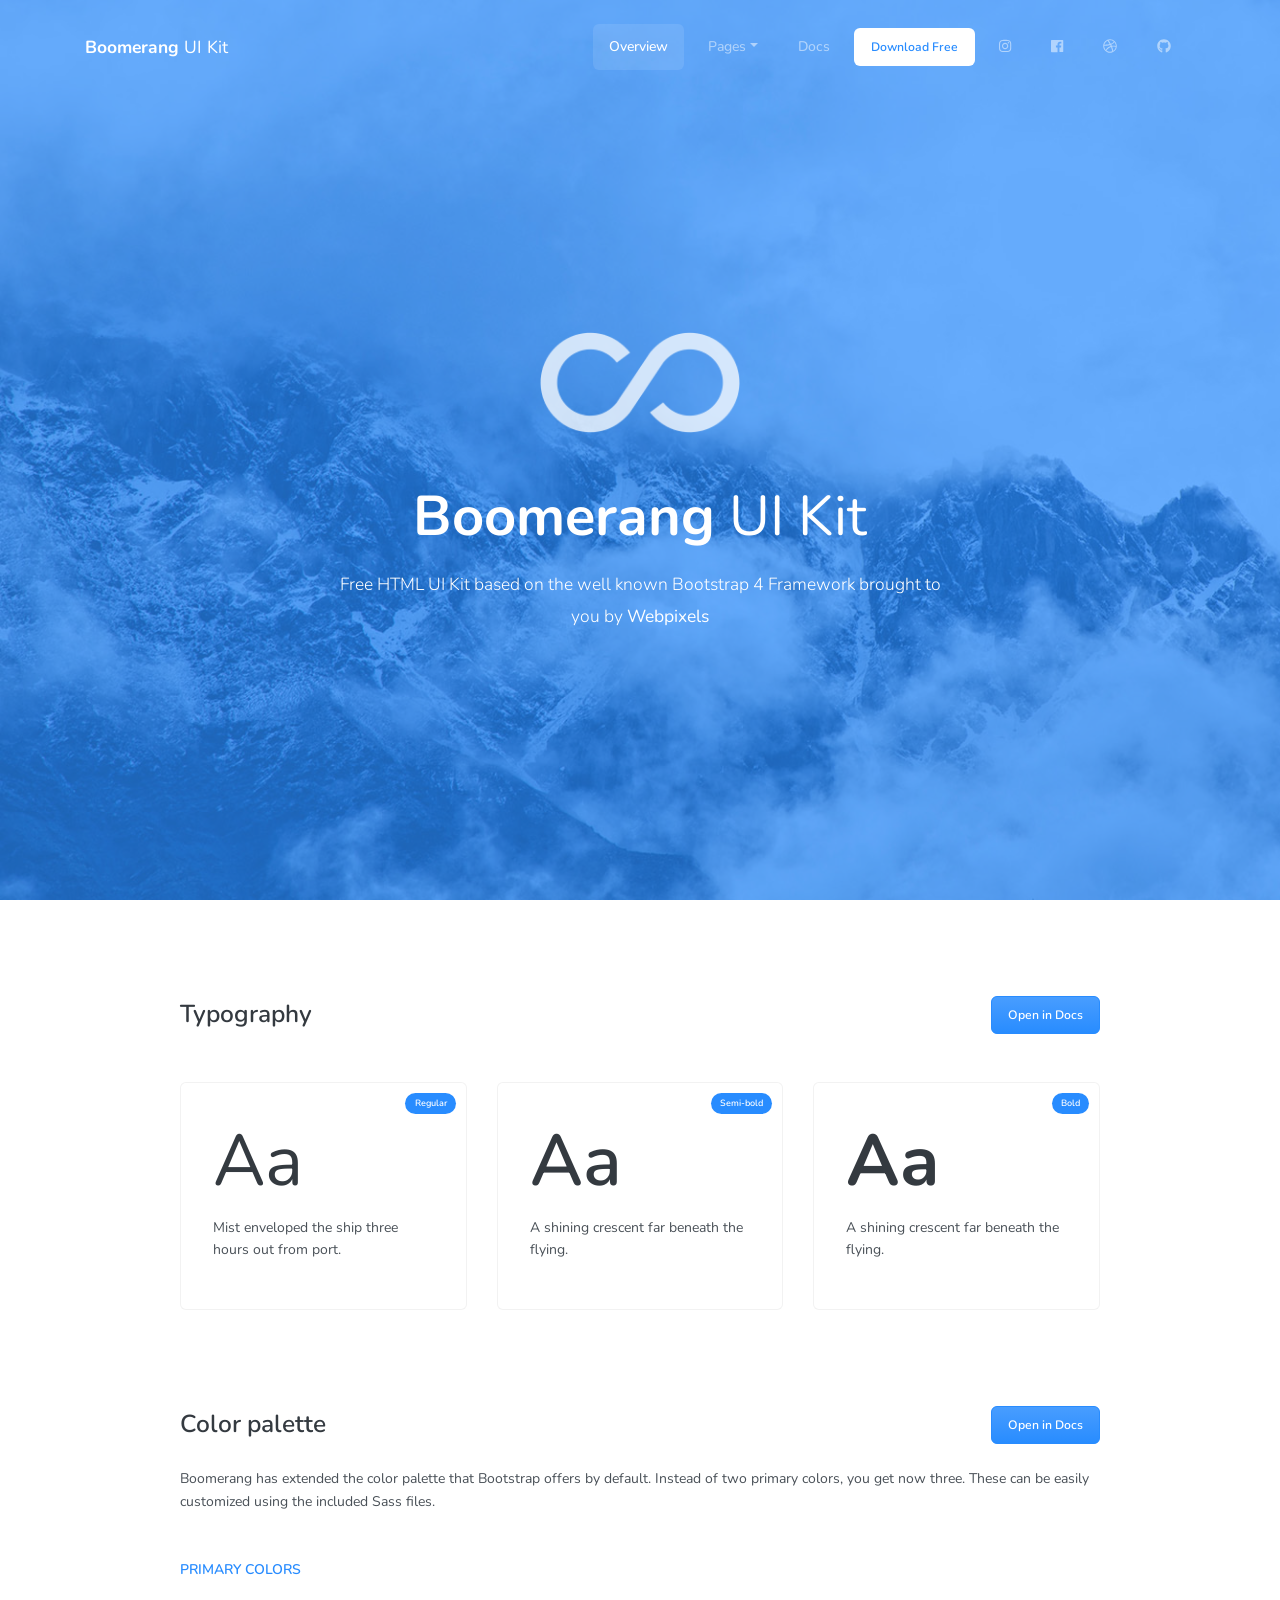
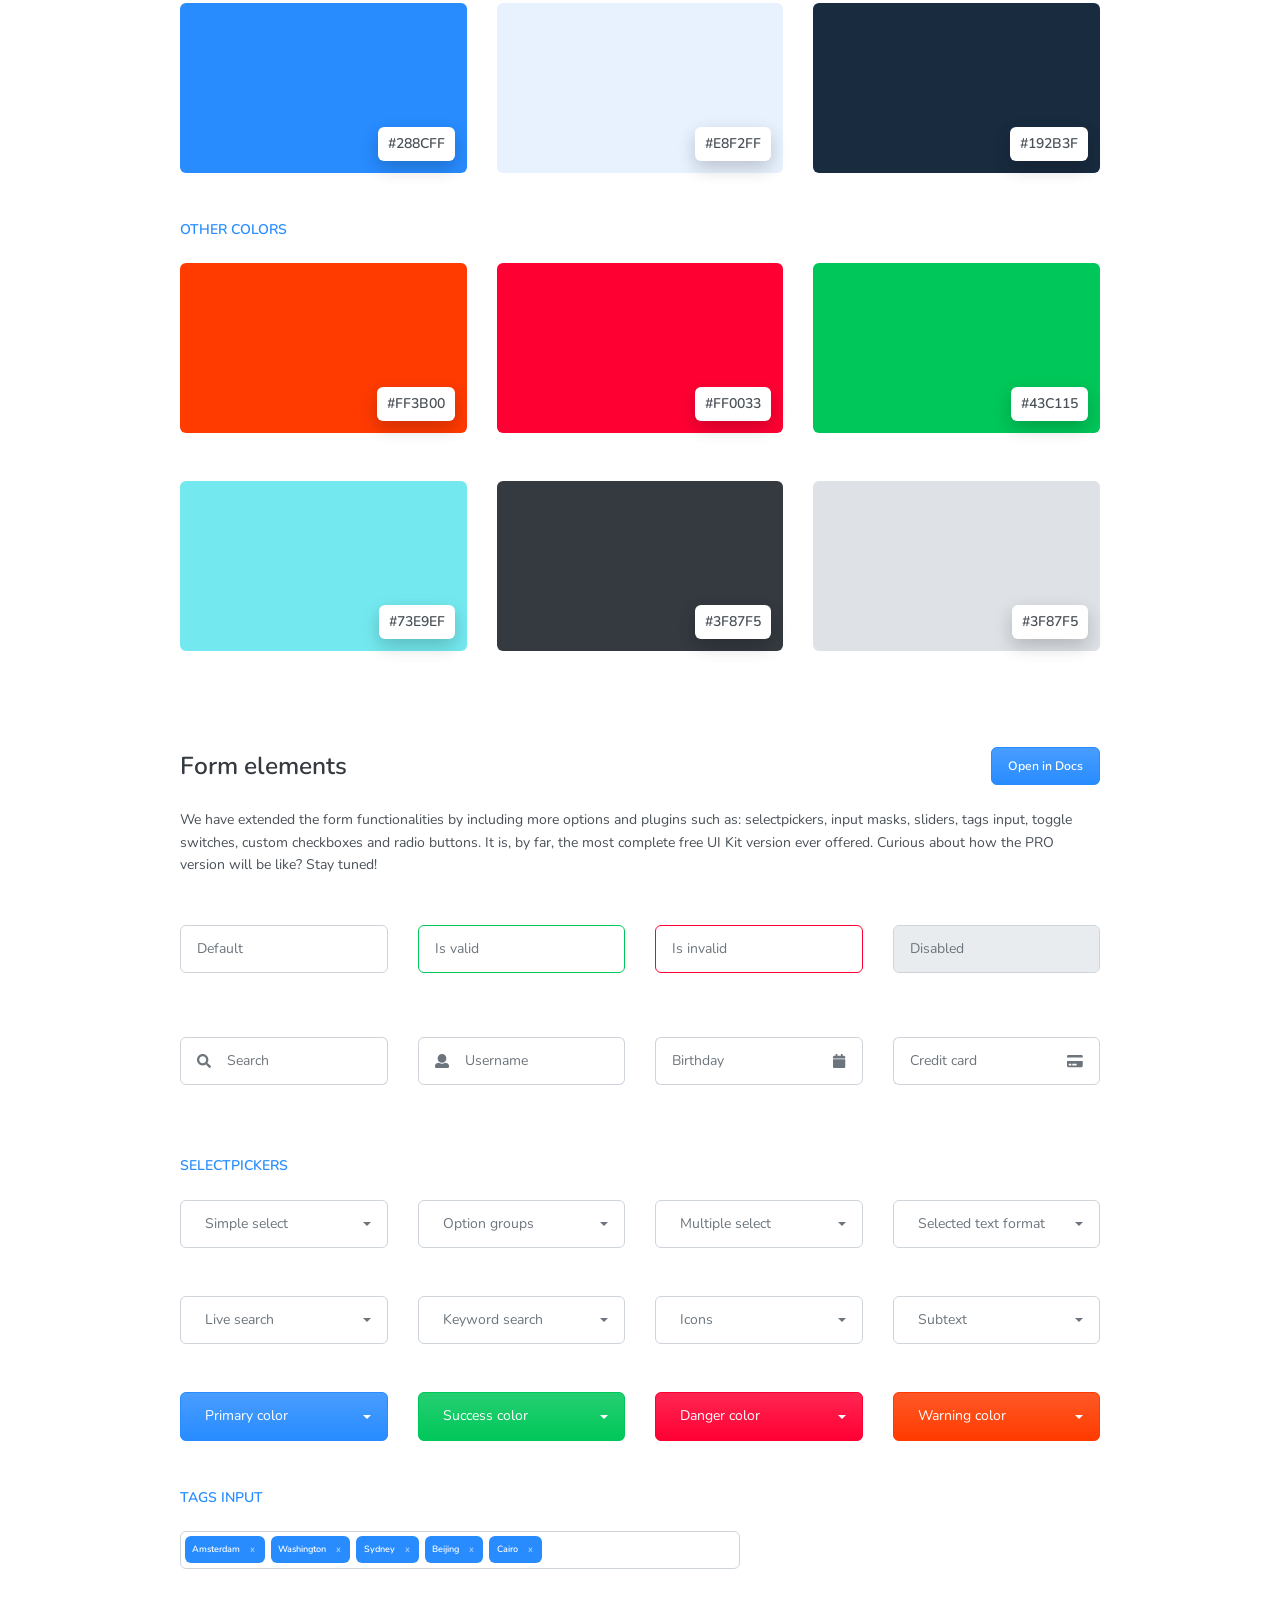
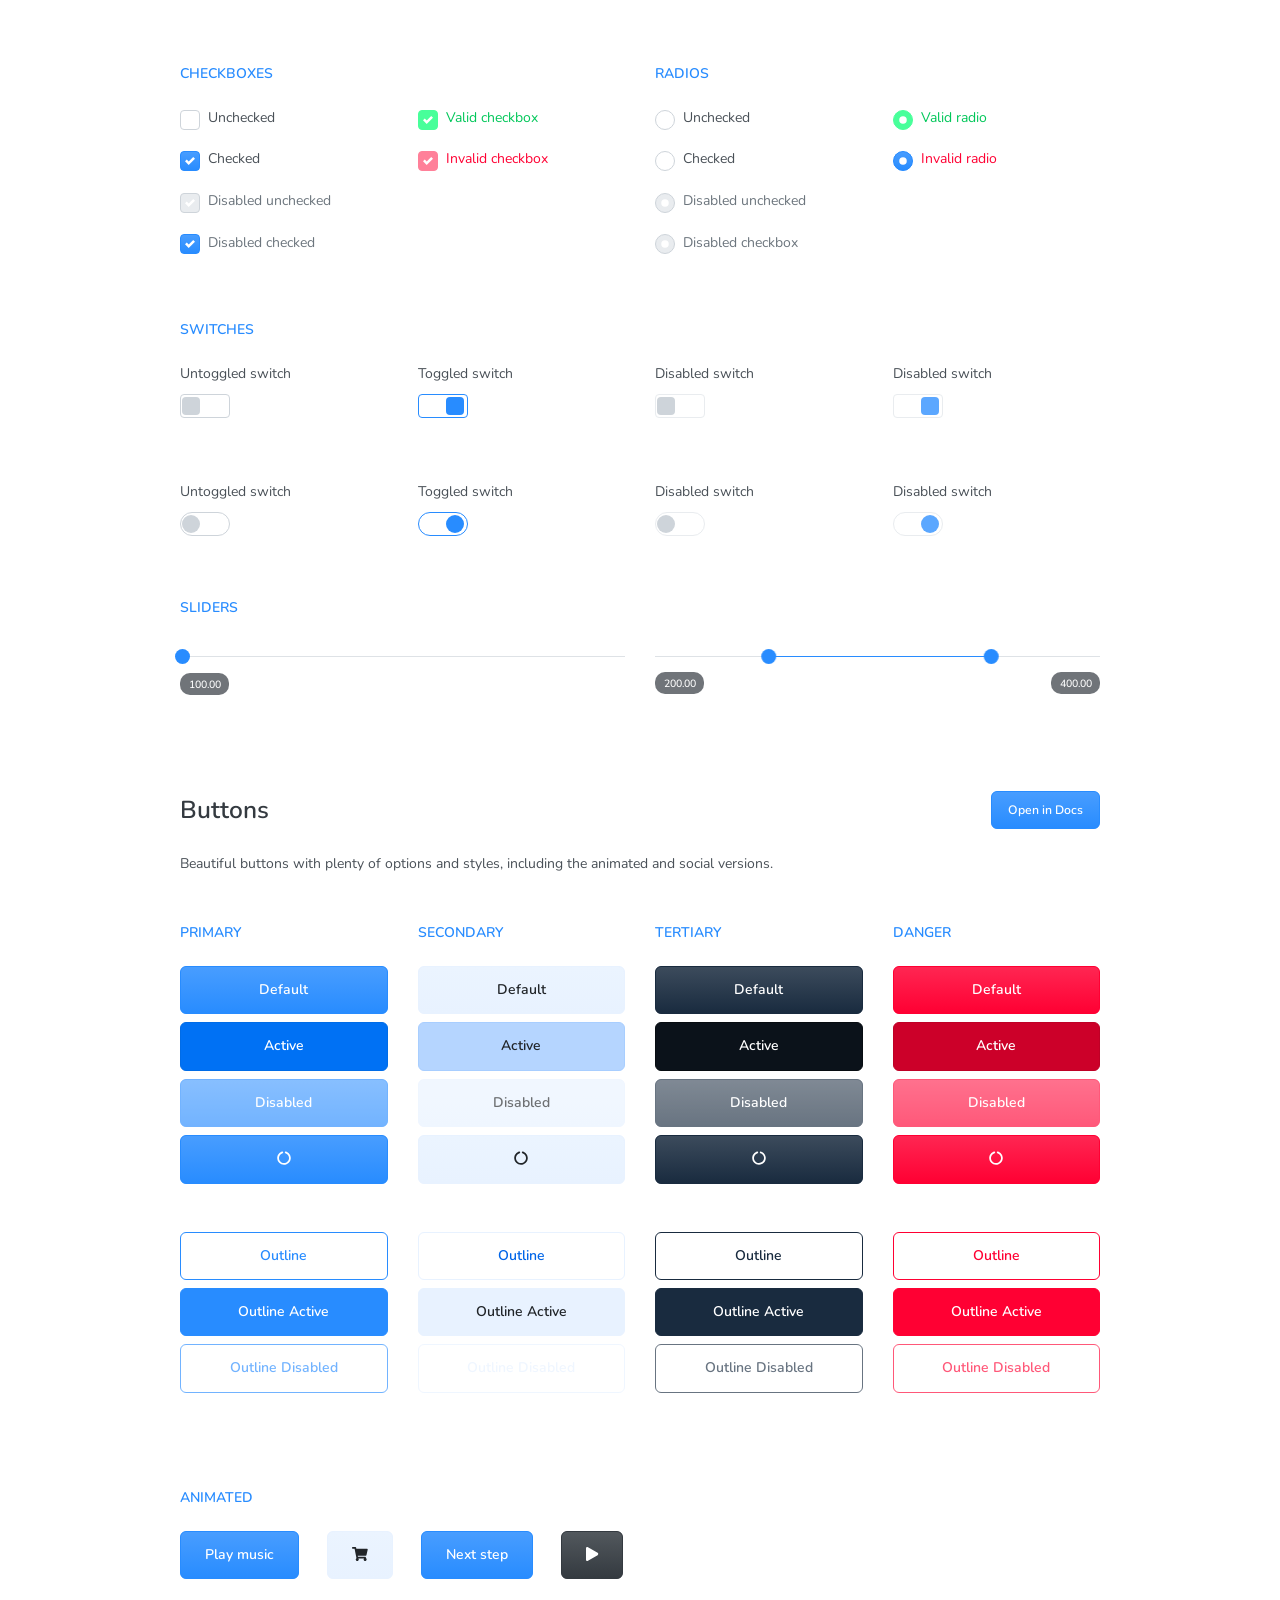
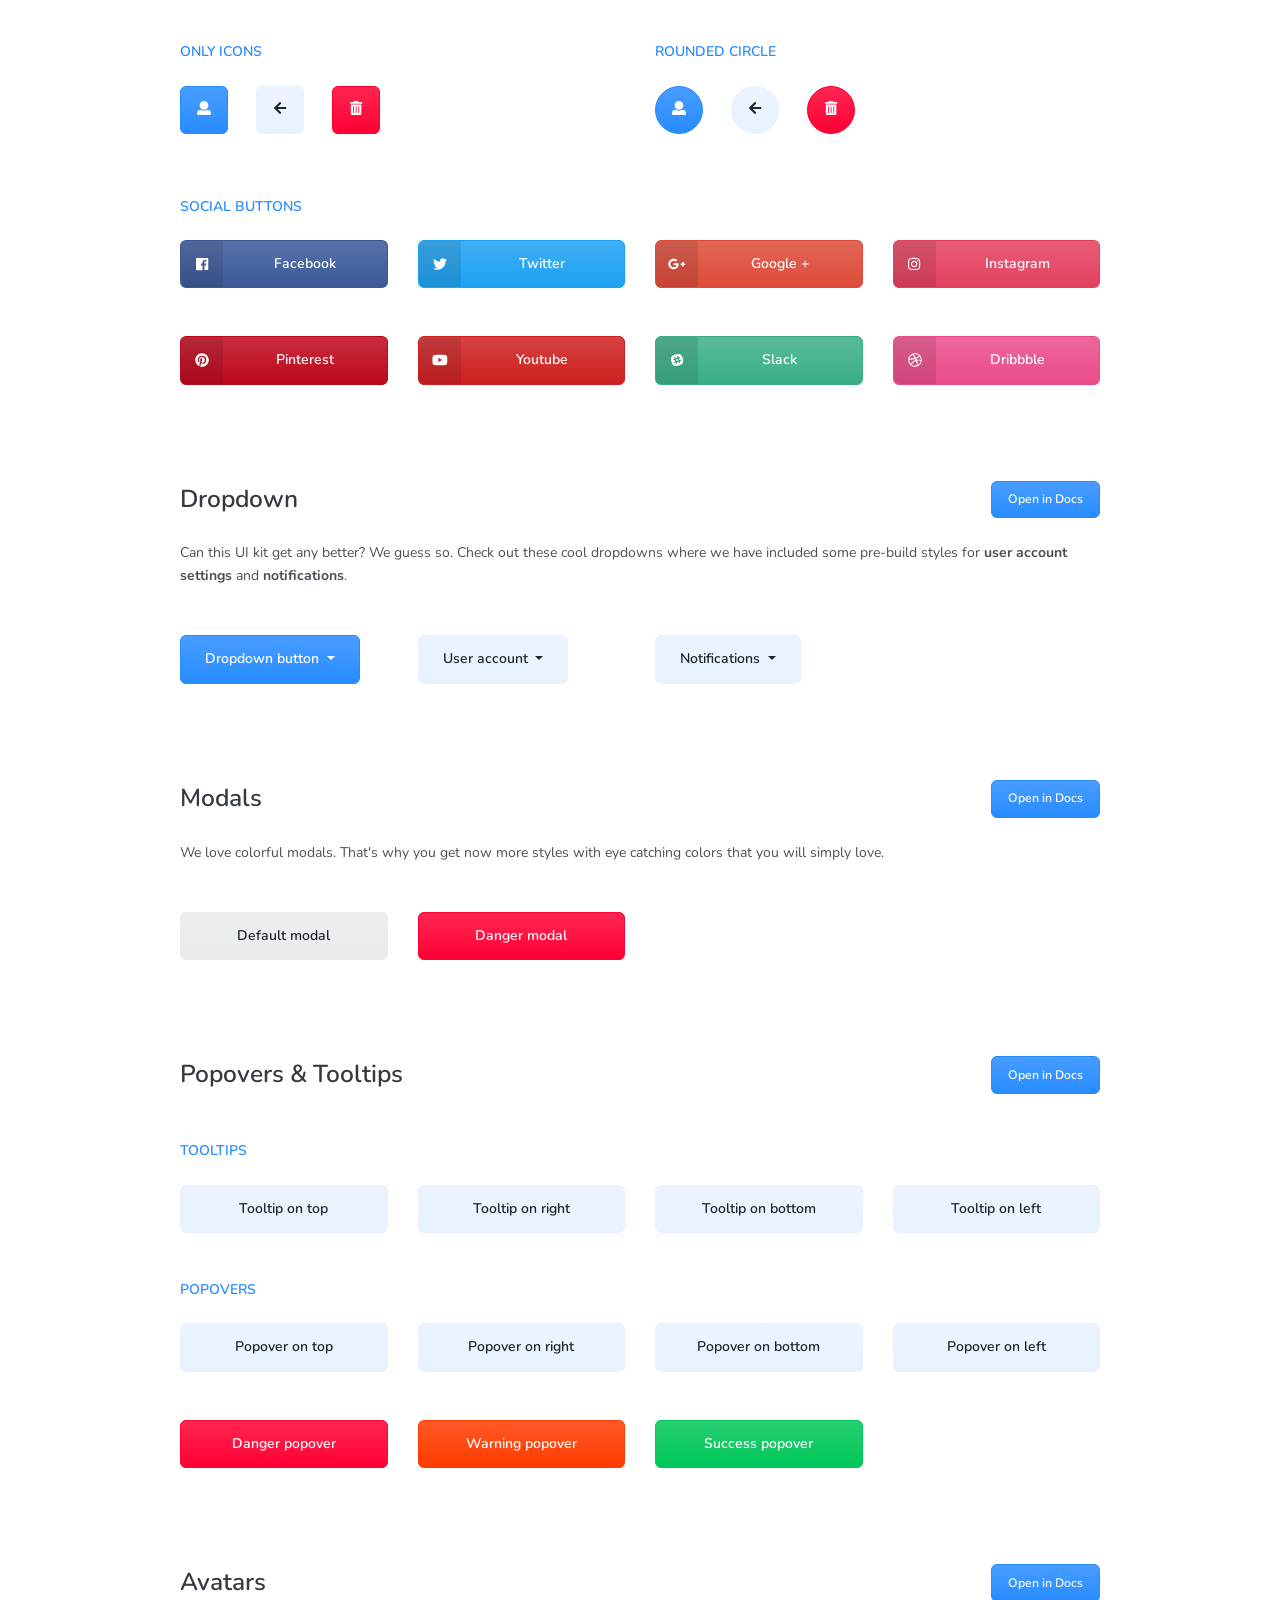
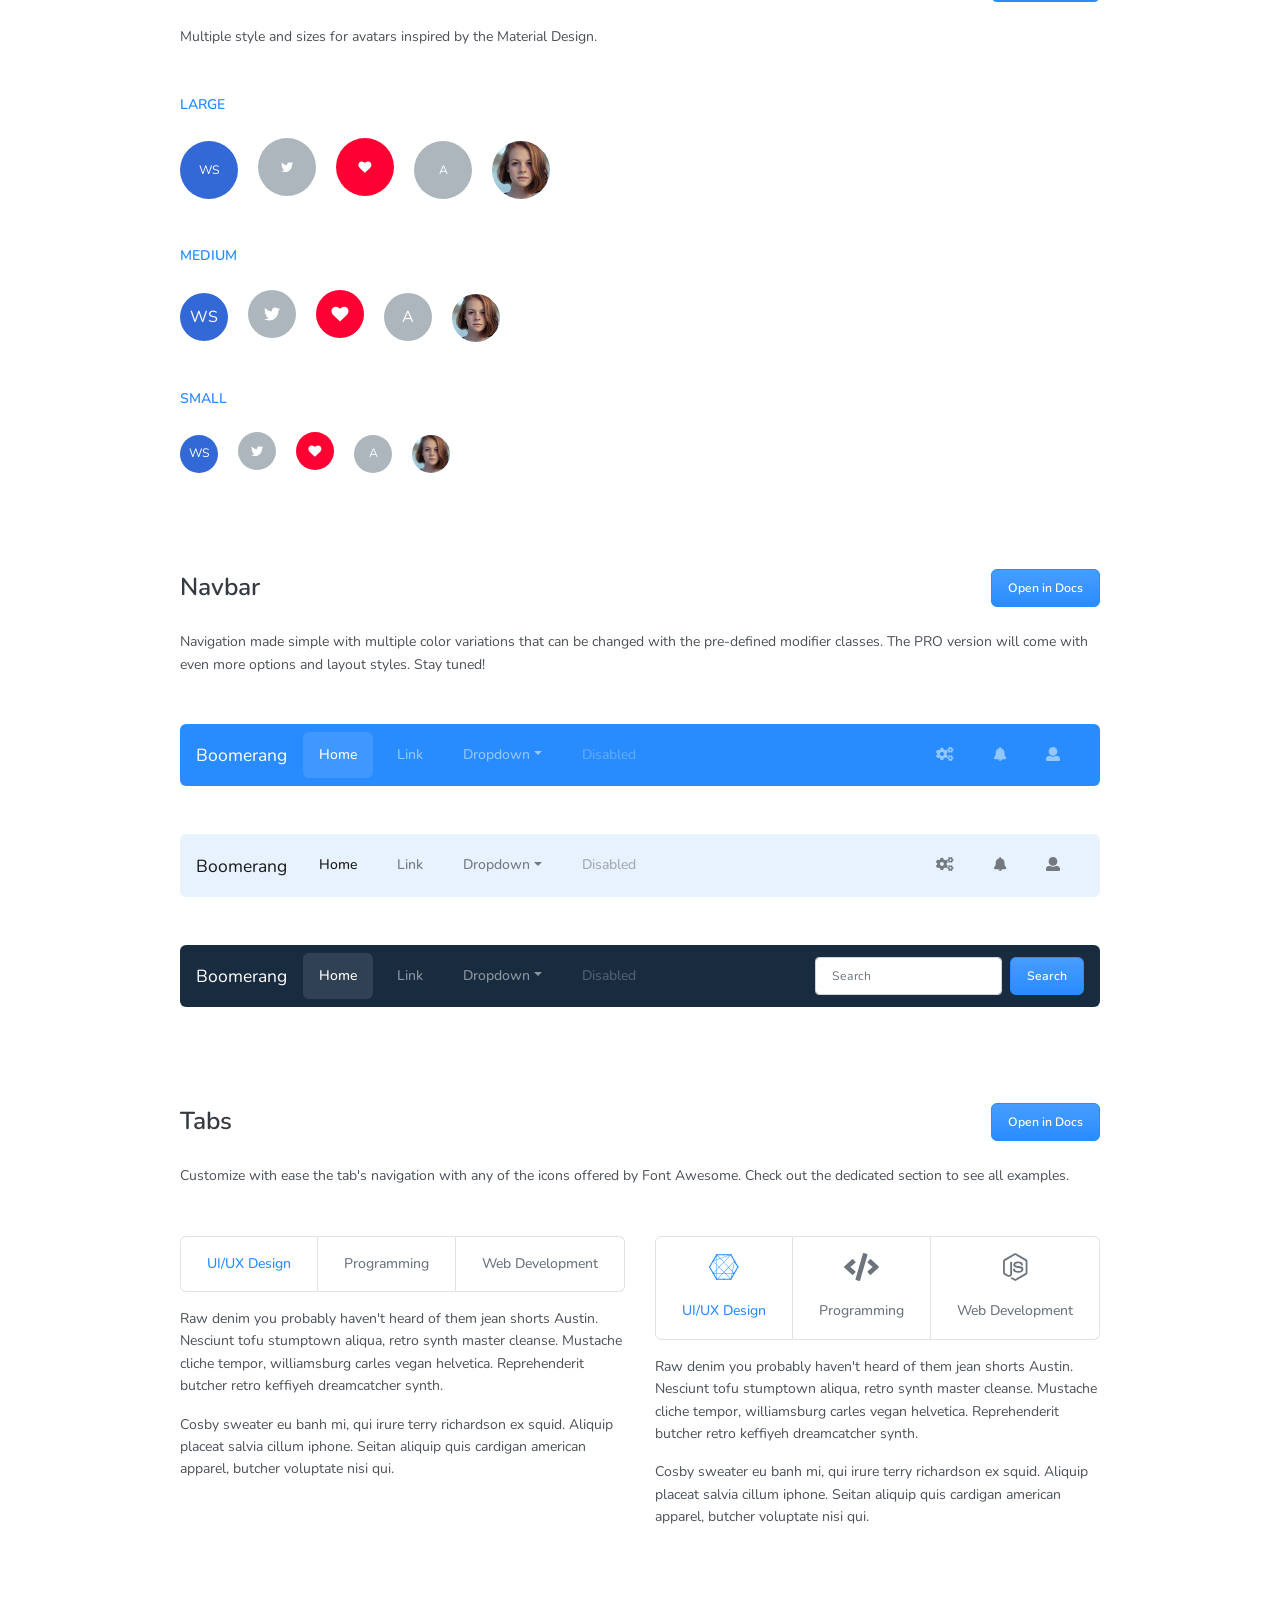
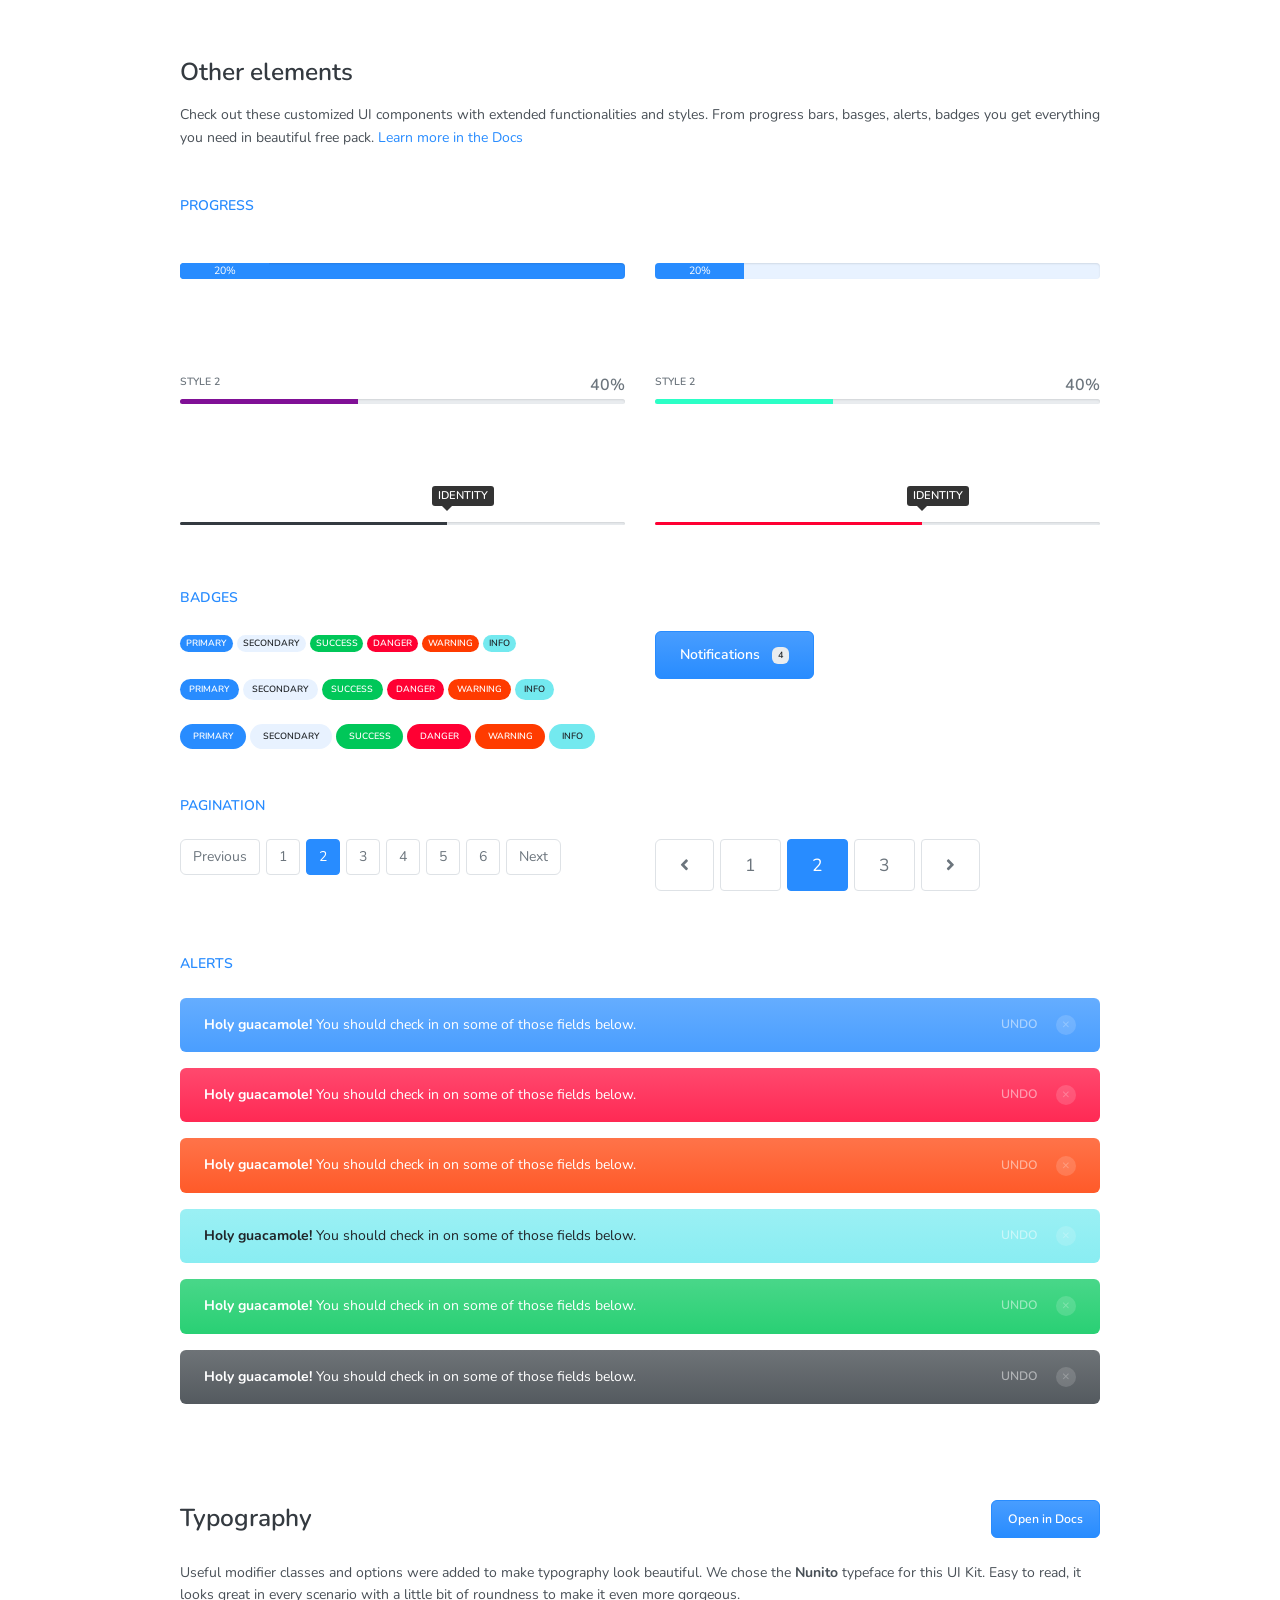
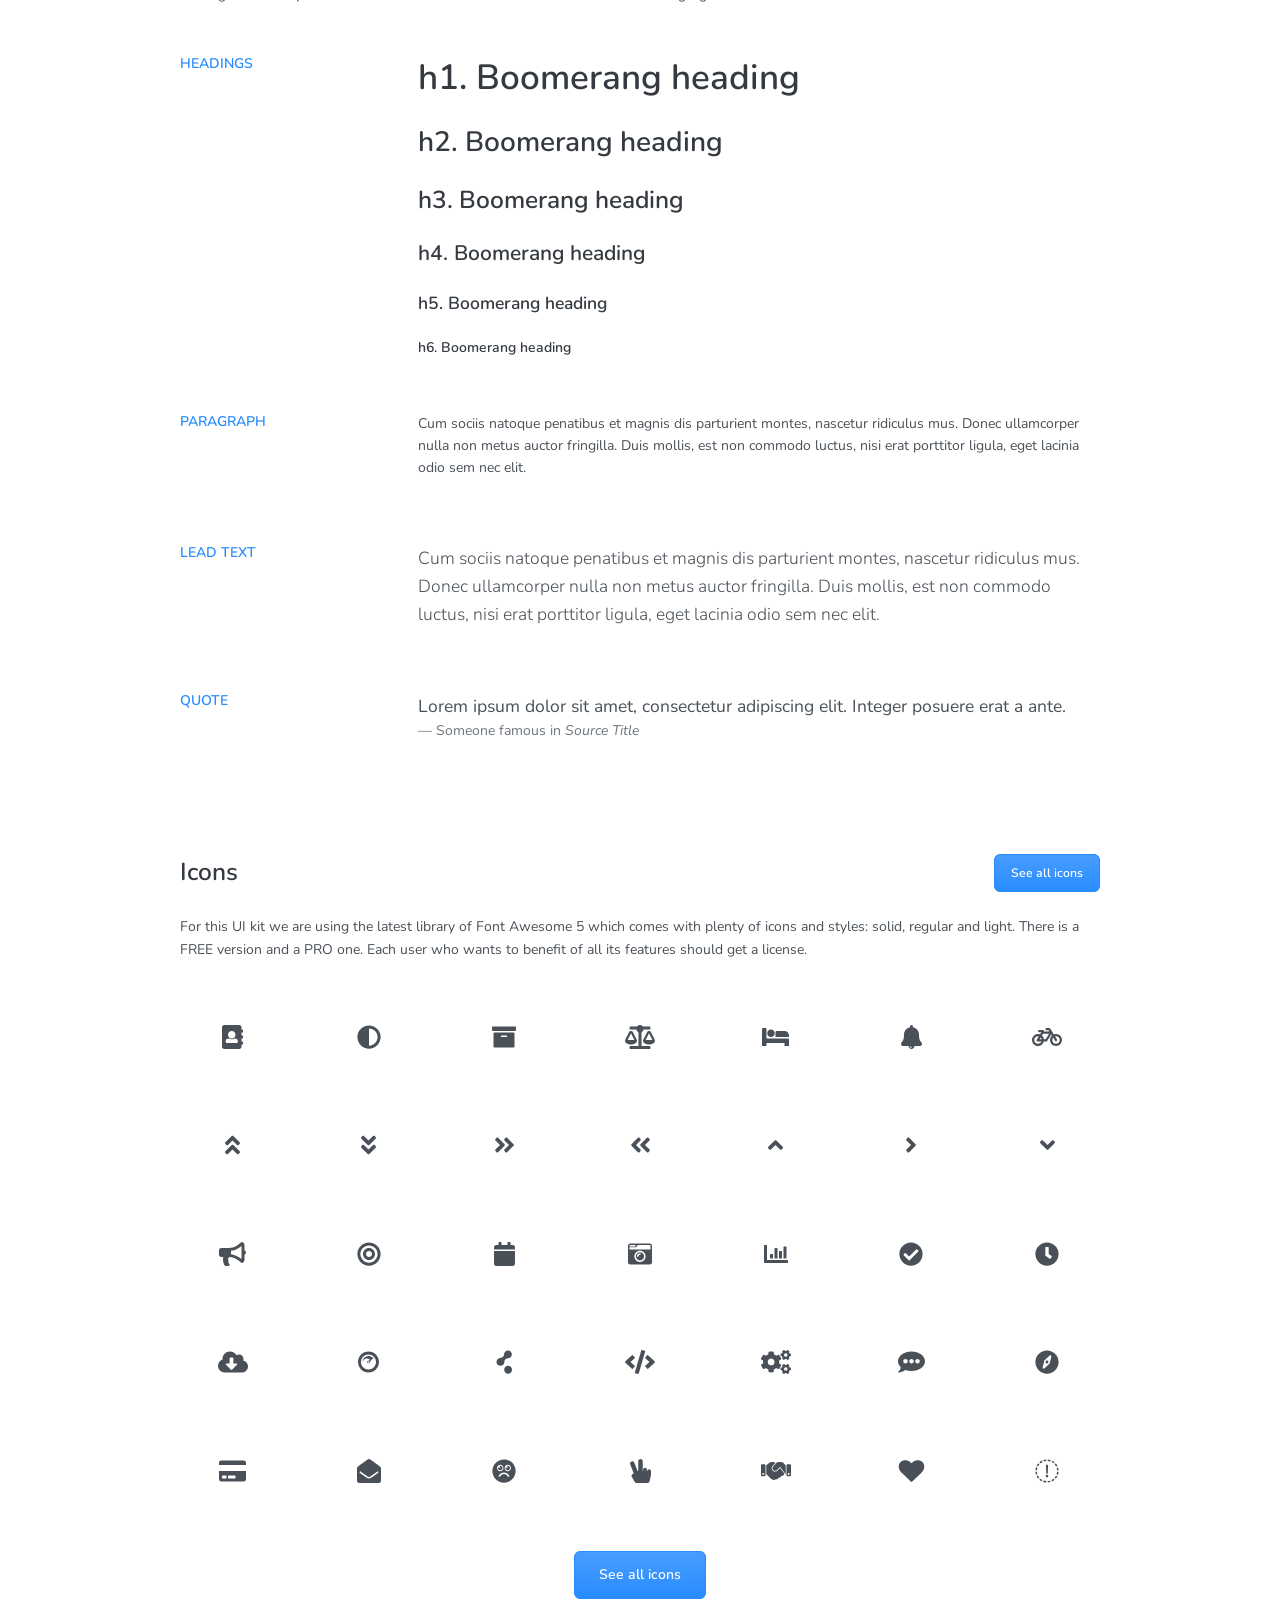
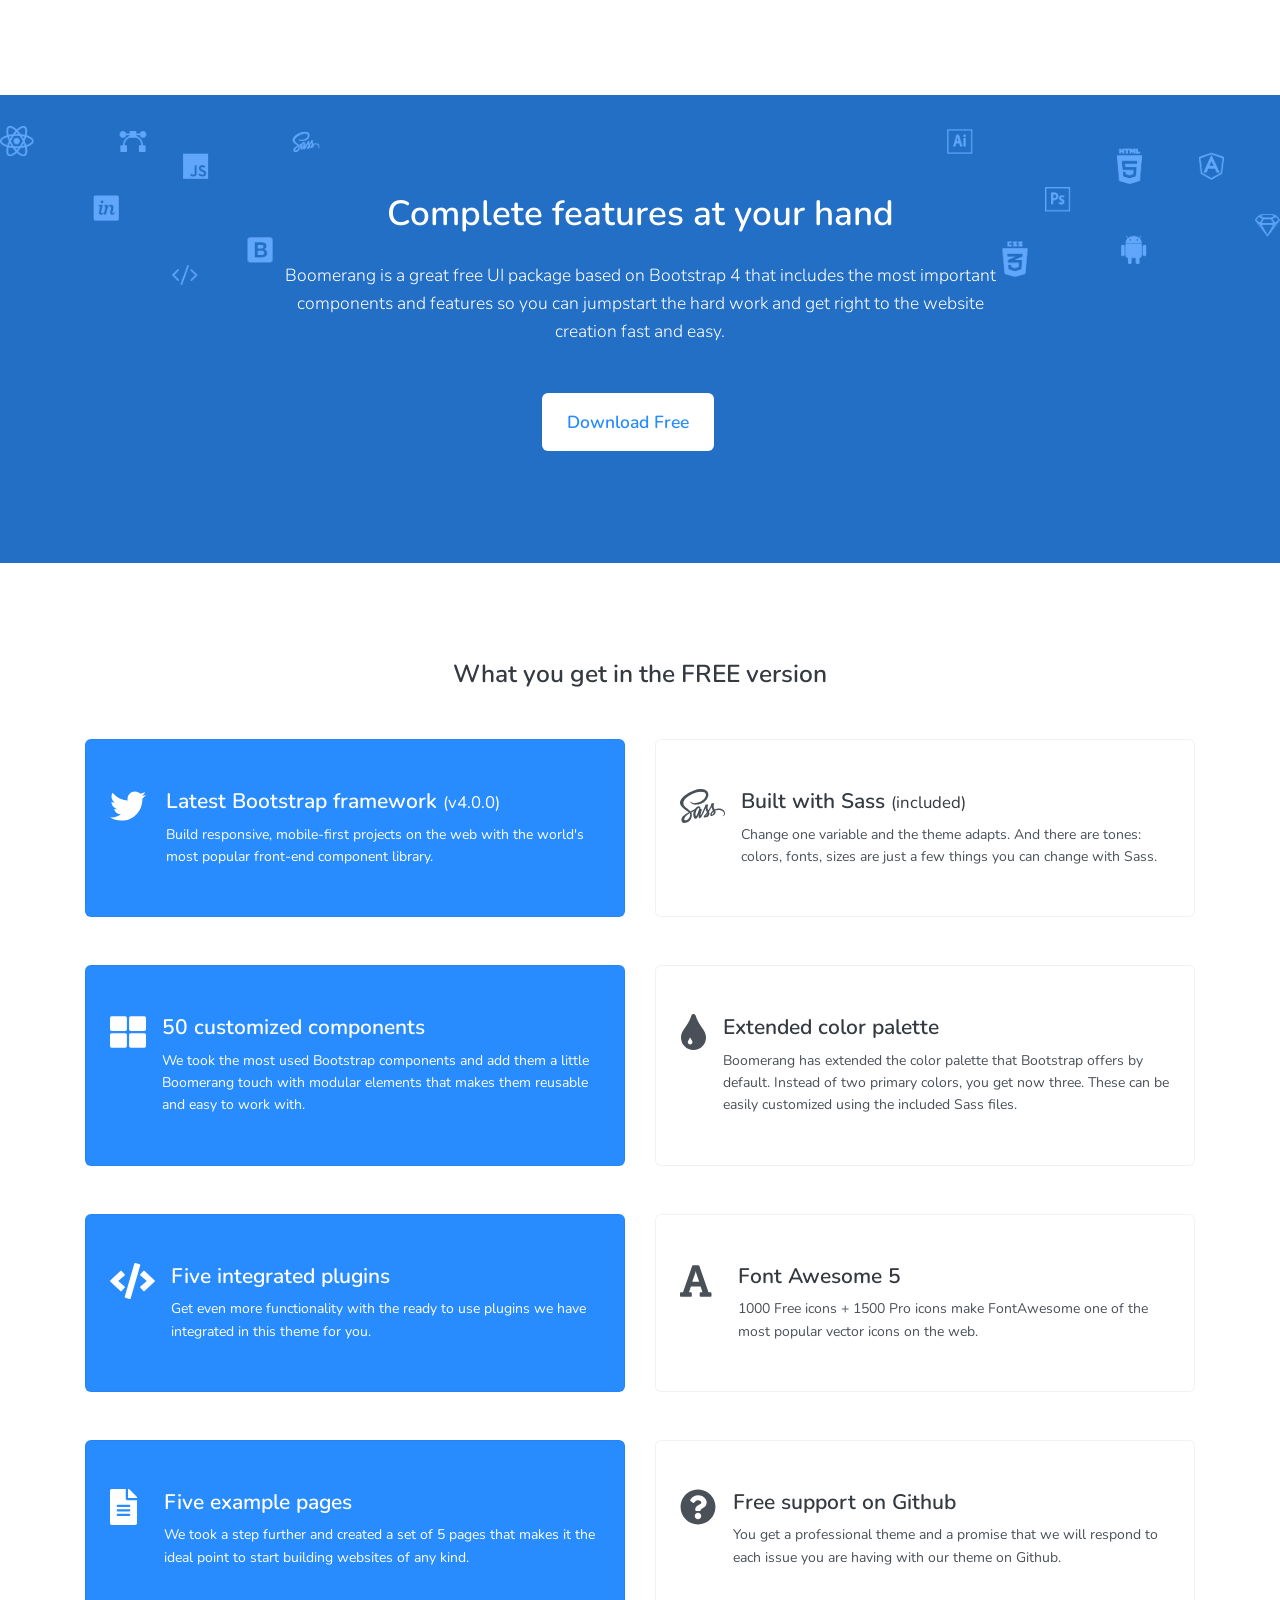
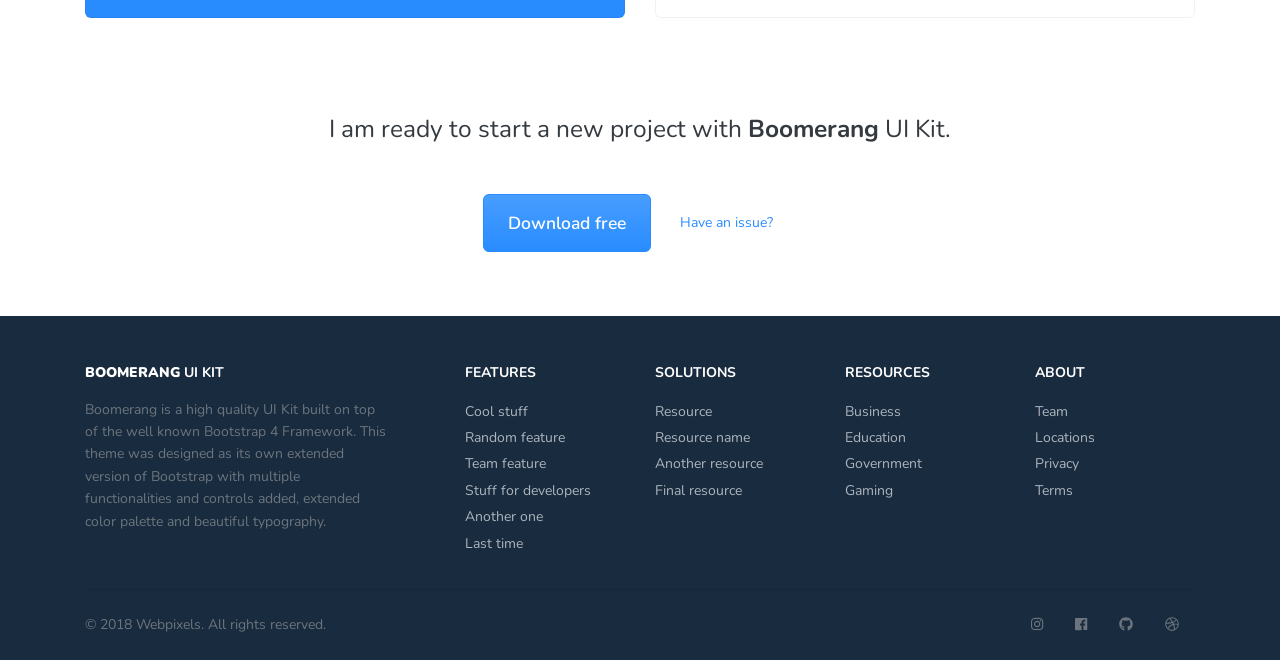
<file: index.html>
<!DOCTYPE html>
<html>
  <head>
    <meta charset="utf-8">
    <meta name="viewport" content="width=device-width, initial-scale=1, shrink-to-fit=no">
    <meta name="description" content="Probably the most complete UI kit out there. Multiple functionalities and controls added,  extended color palette and beautiful typography, designed as its own extended version of Bootstrap at  the highest level of quality.                             ">
    <meta name="author" content="Webpixels">
    <title>Boomerang UI Kit - Free Bootstrap Framework by Webpixels</title>
    <!-- Fonts -->
    <link href="https://fonts.googleapis.com/css?family=Nunito:400,600,700,800|Roboto:400,500,700" rel="stylesheet">
    <!-- Theme CSS -->
    <link type="text/css" href="./assets/css/theme.css" rel="stylesheet">
    <!-- Demo CSS - No need to use these in your project -->
    <link type="text/css" href="./assets/css/demo.css" rel="stylesheet">
  </head>
  <body>
    <nav class="navbar navbar-expand-lg navbar-transparent navbar-dark bg-dark py-4">
      <div class="container">
        <a class="navbar-brand" href="./"><strong>Boomerang</strong> UI Kit</a>
        <button class="navbar-toggler" type="button" data-action="offcanvas-open" data-target="#navbar_main" aria-controls="navbar_main" aria-expanded="false" aria-label="Toggle navigation">
          <span class="navbar-toggler-icon"></span>
        </button>
        <div class="navbar-collapse offcanvas-collapse" id="navbar_main">
          <ul class="navbar-nav ml-auto align-items-lg-center">
            <h6 class="dropdown-header font-weight-600 d-lg-none px-0">Menu</h6>
            <li class="nav-item active">
              <a class="nav-link" href="./index.html">Overview</a>
            </li>
            <li class="nav-item dropdown">
              <a class="nav-link dropdown-toggle" href="#" id="navbar_main_dropdown_1" role="button" data-toggle="dropdown" aria-haspopup="true" aria-expanded="false">Pages</a>
              <div class="dropdown-menu" aria-labelledby="navbar_1_dropdown_1">
                <a class="dropdown-item" href="./pages/homepage.html">Homepage</a>
                <a class="dropdown-item" href="./pages/about.html">About us</a>
                <a class="dropdown-item" href="./pages/sign-in.html">Sign in</a>
                <a class="dropdown-item" href="./pages/contact.html">Contact</a>
              </div>
            </li>
            <li class="nav-item">
              <a class="nav-link" href="./docs/introduction.html">Docs</a>
            </li>
            <li class="nav-item">
              <a href="https://github.com/webpixels/boomerang-ui-kit/archive/master.zip" target="_blank" class="nav-link d-lg-none">Download Free</a>
              <a href="https://github.com/webpixels/boomerang-ui-kit/archive/master.zip" target="_blank" class="btn btn-sm bg-white d-none d-lg-inline-flex">Download Free</a>
            </li>
            <div class="dropdown-divider d-lg-none my-4"></div>
            <h6 class="dropdown-header font-weight-600 d-lg-none px-0">Social Media</h6>
            <li class="nav-item">
              <a class="nav-link nav-link-icon" href="https://instagram.com/webpixelsofficial/" target="_blank"><i class="fab fa-instagram"></i><span class="ml-2 d-lg-none">Instagram</span></a>
            </li>
            <li class="nav-item">
              <a class="nav-link nav-link-icon" href="https://web.facebook.com/webpixels" target="_blank"><i class="fab fa-facebook"></i><span class="ml-2 d-lg-none">Facebook</span></a>
            </li>
            <li class="nav-item">
              <a class="nav-link nav-link-icon" href="https://dribbble.com/webpixels" target="_blank"><i class="fab fa-dribbble"></i><span class="ml-2 d-lg-none">Dribbble</span></a>
            </li>
            <li class="nav-item">
              <a class="nav-link nav-link-icon" href="https://github.com/webpixels" target="_blank"><i class="fab fa-github"></i><span class="ml-2 d-lg-none">Github</span></a>
            </li>
          </ul>
        </div>
      </div>
    </nav>
    <main class="main">
      <section class="spotlight parallax bg-cover bg-size--cover" data-spotlight="fullscreen" style="background-image: url('assets/images/backgrounds/img-1.jpg')">
        <span class="mask bg-primary alpha-7"></span>
        <div class="spotlight-holder py-lg pt-lg-xl">
          <div class="container d-flex align-items-center no-padding">
            <div class="col">
              <div class="row cols-xs-space align-items-center text-center text-md-left justify-content-center">
                <div class="col-7">
                  <div class="text-center mt-5">
                    <img src="assets/images/brand/icon.png" style="width: 200px;" class="img-fluid animated" data-animation-in="jackInTheBox" data-animation-delay="1000">
                    <h2 class="heading display-4 font-weight-400 text-white mt-5 animated" data-animation-in="fadeInUp" data-animation-delay="2000">
                      <span class="font-weight-700">Boomerang</span> UI Kit
                    </h2>
                    <p class="lead text-white mt-3 lh-180 c-white animated" data-animation-in="fadeInUp" data-animation-delay="2500">
                      Free HTML UI Kit based on the well known Bootstrap 4 Framework brought to you by <strong class="text-white">Webpixels</strong>
                    </p>
                  </div>
                </div>
              </div>
            </div>
          </div>
        </div>
      </section>
      <section class="slice slice-lg">
        <div class="container">
          <div class="row justify-content-center">
            <div class="col-lg-10">
              <!-- Typography -->
              <div class="row align-items-center mb-5">
                <div class="col-8">
                  <h2 class="heading h3 mb-0">Typography</h2>
                </div>
                <div class="col-4 text-right">
                  <a href="docs/typography.html" class="btn btn-sm btn-primary">Open in Docs</a>
                </div>
              </div>
              <div class="row typeface-palette cols-xs-space cols-sm-space cols-md-space">
                <div class="col-sm-4">
                  <a>
                    <div class="typeface-entry">
                      <span class="badge badge-md typeface-badge badge-pill bg-primary text-white">Regular</span>
                      <h3 class="heading display-3 font-weight-400 text-dark">
                        Aa
                      </h3>
                      <p>
                        Mist enveloped the ship three hours out from port.
                      </p>
                    </div>
                  </a>
                </div>
                <div class="col-sm-4">
                  <a>
                    <div class="typeface-entry">
                      <span class="badge badge-md typeface-badge badge-pill bg-primary text-white">Semi-bold</span>
                      <h3 class="heading display-3 font-weight-600 text-dark">
                        Aa
                      </h3>
                      <p>
                        A shining crescent far beneath the flying.
                      </p>
                    </div>
                  </a>
                </div>
                <div class="col-sm-4">
                  <a data-value="'Quicksand', sans-serif">
                    <div class="typeface-entry">
                      <span class="badge badge-md typeface-badge badge-pill bg-primary text-white">Bold</span>
                      <h3 class="heading display-3 font-weight-700 text-dark">
                        Aa
                      </h3>
                      <p>
                        A shining crescent far beneath the flying.
                      </p>
                    </div>
                  </a>
                </div>
              </div>
              <!-- Color palette -->
              <div class="row align-items-center mb-4 mt-lg">
                <div class="col-8">
                  <h2 class="heading h3 mb-0">Color palette</h2>
                </div>
                <div class="col-4 text-right">
                  <a href="docs/colors.html" class="btn btn-sm btn-primary">Open in Docs</a>
                </div>
              </div>
              <p>Boomerang has extended the color palette that Bootstrap offers by default. Instead of two primary colors, you get now three. These can be easily customized using the included Sass files.</p>
              <div class="row-wrapper">
                <h3 class="heading h6 text-uppercase text-primary mt-5 mb-4">Primary colors</h3>
                <div class="row color-palette cols-xs-space cols-sm-space cols-md-space">
                  <div class="col-4">
                    <a href="#" data-toggle="tooltip" title="Primary">
                      <div class="color-entry bg-primary">
                        <span class="color-code z-depth-2 font-weight-bold text-uppercase rounded">
                          #288cff
                        </span>
                      </div>
                    </a>
                  </div>
                  <div class="col-4">
                    <a href="#" data-toggle="tooltip" title="Secondary">
                      <div class="color-entry bg-secondary">
                        <span class="color-code z-depth-2 font-weight-bold text-uppercase rounded">
                          #e8f2ff
                        </span>
                      </div>
                    </a>
                  </div>
                  <div class="col-4">
                    <a href="#" data-toggle="tooltip" title="Tertiary">
                      <div class="color-entry bg-tertiary">
                        <span class="color-code z-depth-2 font-weight-bold text-uppercase rounded">
                          #192b3f
                        </span>
                      </div>
                    </a>
                  </div>
                </div>
                <h3 class="heading h6 text-uppercase text-primary mt-5 mb-4">Other colors</h3>
                <div class="row color-palette cols-xs-space cols-sm-space cols-md-space">
                  <div class="col-4">
                    <a href="#" data-toggle="tooltip" title="Warning">
                      <div class="color-entry bg-warning">
                        <span class="color-code z-depth-2 font-weight-bold text-uppercase rounded">
                          #ff3b00
                        </span>
                      </div>
                    </a>
                  </div>
                  <div class="col-4">
                    <a href="#" data-toggle="tooltip" title="Danger">
                      <div class="color-entry bg-danger">
                        <span class="color-code z-depth-2 font-weight-bold text-uppercase rounded">
                          #ff0033
                        </span>
                      </div>
                    </a>
                  </div>
                  <div class="col-4">
                    <a href="#" data-toggle="tooltip" title="Success">
                      <div class="color-entry bg-success">
                        <span class="color-code z-depth-2 font-weight-bold text-uppercase rounded">
                          #43c115
                        </span>
                      </div>
                    </a>
                  </div>
                </div>
                <div class="row color-palette cols-xs-space cols-sm-space cols-md-space">
                  <div class="col-4">
                    <a href="#" data-toggle="tooltip" title="Warning">
                      <div class="color-entry bg-info">
                        <span class="color-code z-depth-2 font-weight-bold text-uppercase rounded">
                          #73e9ef
                        </span>
                      </div>
                    </a>
                  </div>
                  <div class="col-4">
                    <a href="#" data-toggle="tooltip" title="Danger">
                      <div class="color-entry bg-dark">
                        <span class="color-code z-depth-2 font-weight-bold text-uppercase rounded">
                          #3f87f5
                        </span>
                      </div>
                    </a>
                  </div>
                  <div class="col-4">
                    <a href="#" data-toggle="tooltip" title="Success">
                      <div class="color-entry bg-light">
                        <span class="color-code z-depth-2 font-weight-bold text-uppercase rounded">
                          #3f87f5
                        </span>
                      </div>
                    </a>
                  </div>
                </div>
              </div>
              <!-- Form elements -->
              <div class="row align-items-center mb-4 mt-lg">
                <div class="col-8">
                  <h2 class="heading h3 mb-0">Form elements</h2>
                </div>
                <div class="col-4 text-right">
                  <a href="docs/forms.html" class="btn btn-sm btn-primary">Open in Docs</a>
                </div>
              </div>
              <p class="mb-5">We have extended the form functionalities by including more options and plugins such as: selectpickers, input masks, sliders, tags input, toggle switches, custom checkboxes and radio buttons. It is, by far, the most complete free UI Kit version ever offered. Curious about how the PRO version will be like? Stay tuned!</p>
              <div class="row-wrapper">
                <div class="row cols-xs-space cols-sm-space cols-md-space">
                  <div class="col-lg-3 col-md-6">
                    <div class="form-group">
                      <input type="text" class="form-control" placeholder="Default">
                    </div>
                  </div>
                  <div class="col-lg-3 col-md-6">
                    <div class="form-group">
                      <input type="text" class="form-control is-valid" placeholder="Is valid">
                    </div>
                  </div>
                  <div class="col-lg-3 col-md-6">
                    <div class="form-group">
                      <input type="text" class="form-control is-invalid" placeholder="Is invalid">
                    </div>
                  </div>
                  <div class="col-lg-3 col-md-6">
                    <div class="form-group">
                      <input type="text" class="form-control" placeholder="Disabled" disabled>
                    </div>
                  </div>
                </div>
                <div class="row cols-xs-space cols-sm-space cols-md-space">
                  <div class="col-lg-3 col-md-6">
                    <div class="form-group">
                      <div class="input-group input-group-transparent mb-4">
                        <div class="input-group-prepend">
                          <span class="input-group-text"><i class="fas fa-search"></i></span>
                        </div>
                        <input type="text" class="form-control" placeholder="Search">
                      </div>
                    </div>
                  </div>
                  <div class="col-lg-3 col-md-6">
                    <div class="form-group">
                      <div class="input-group input-group-transparent mb-4">
                        <div class="input-group-prepend">
                          <span class="input-group-text"><i class="fas fa-user"></i></span>
                        </div>
                        <input type="text" class="form-control" placeholder="Username">
                      </div>
                    </div>
                  </div>
                  <div class="col-lg-3 col-md-6">
                    <div class="form-group">
                      <div class="input-group input-group-transparent mb-4">
                        <input type="text" class="form-control" placeholder="Birthday">
                        <div class="input-group-append">
                          <span class="input-group-text"><i class="fas fa-calendar"></i></span>
                        </div>
                      </div>
                    </div>
                  </div>
                  <div class="col-lg-3 col-md-6">
                    <div class="form-group">
                      <div class="input-group input-group-transparent mb-4">
                        <input type="text" class="form-control" placeholder="Credit card">
                        <div class="input-group-append">
                          <span class="input-group-text"><i class="fas fa-credit-card"></i></span>
                        </div>
                      </div>
                    </div>
                  </div>
                </div>
                <h3 class="heading h6 text-uppercase text-primary mt-5 mb-4">Selectpickers</h3>
                <div class="row cols-xs-space cols-sm-space cols-md-space">
                  <div class="col-lg-3 col-md-6">
                    <select class="selectpicker" title="Simple select">
                      <option>Alerts</option>
                      <option>Badges</option>
                      <option>Buttons</option>
                      <option>Cards</option>
                      <option>Forms</option>
                      <option>Modals</option>
                    </select>
                  </div>
                  <div class="col-lg-3 col-md-6">
                    <select class="selectpicker" title="Option groups">
                      <optgroup label="Components">
                        <option>Alerts</option>
                        <option>Badges</option>
                        <option>Buttons</option>
                        <option>Cards</option>
                      </optgroup>
                      <optgroup label="Utilities">
                        <option>Borders</option>
                        <option>Colors</option>
                        <option>Typography</option>
                      </optgroup>
                    </select>
                  </div>
                  <div class="col-lg-3 col-md-6">
                    <select class="selectpicker" multiple title="Multiple select">
                      <option>Alerts</option>
                      <option>Badges</option>
                      <option>Buttons</option>
                      <option>Cards</option>
                      <option>Forms</option>
                      <option>Modals</option>
                      <option>Borders</option>
                      <option>Colors</option>
                      <option>Typography</option>
                    </select>
                  </div>
                  <div class="col-lg-3 col-md-6">
                    <select class="selectpicker" multiple data-selected-text-format="count" title="Selected text format">
                      <option>Alerts</option>
                      <option>Badges</option>
                      <option>Buttons</option>
                      <option>Cards</option>
                      <option>Forms</option>
                      <option>Modals</option>
                      <option>Borders</option>
                      <option>Colors</option>
                      <option>Typography</option>
                    </select>
                  </div>
                </div>
                <div class="row cols-xs-space cols-sm-space cols-md-space">
                  <div class="col-lg-3 col-md-6">
                    <select class="selectpicker" data-live-search="true" data-live-search-placeholder="Search ..." title="Live search">
                      <option>Alerts</option>
                      <option>Badges</option>
                      <option>Buttons</option>
                      <option>Cards</option>
                      <option>Forms</option>
                      <option>Modals</option>
                      <option>Borders</option>
                      <option>Colors</option>
                      <option>Typography</option>
                    </select>
                  </div>
                  <div class="col-lg-3 col-md-6">
                    <select class="selectpicker" data-live-search="true" title="Keyword search">
                      <option data-tokens="alerts notifications">Alerts</option>
                      <option data-tokens="badges labels">Badges</option>
                      <option data-tokens="buttons links">Buttons</option>
                      <option data-tokens="cards content">Cards</option>
                      <option data-tokens="forms input">Forms</option>
                      <option data-tokens="typography headings paragraphs">Typography</option>
                    </select>
                  </div>
                  <div class="col-lg-3 col-md-6">
                    <select class="selectpicker" title="Icons">
                      <option data-icon="fas fa-bell">Alerts</option>
                      <option data-icon="fas fa-certificate">Badges</option>
                      <option data-icon="fas fa-square">Cards</option>
                      <option data-icon="fas fa-wpforms">Forms</option>
                      <option data-icon="fas fa-window-maximize">Modals</option>
                    </select>
                  </div>
                  <div class="col-lg-3 col-md-6">
                    <select class="selectpicker" title="Subtext">
                      <option data-subtext="This is a subtext">Hot Dog, Fries and a Soda</option>
                      <option data-subtext="This is a subtext">Burger, Shake and a Smile</option>
                      <option data-subtext="This is a subtext">Sugar, Spice and all things nice</option>
                    </select>
                  </div>
                </div>
                <div class="row cols-xs-space cols-sm-space cols-md-space">
                  <div class="col-lg-3 col-md-6">
                    <select class="selectpicker" data-style="btn-primary" title="Primary color">
                      <option>Alerts</option>
                      <option>Badges</option>
                      <option>Buttons</option>
                      <option>Cards</option>
                      <option>Forms</option>
                    </select>
                  </div>
                  <div class="col-lg-3 col-md-6">
                    <select class="selectpicker" data-style="btn-success" title="Success color">
                      <option>Alerts</option>
                      <option>Badges</option>
                      <option>Buttons</option>
                      <option>Cards</option>
                      <option>Forms</option>
                    </select>
                  </div>
                  <div class="col-lg-3 col-md-6">
                    <select class="selectpicker" data-style="btn-danger" title="Danger color">
                      <option>Alerts</option>
                      <option>Badges</option>
                      <option>Buttons</option>
                      <option>Cards</option>
                      <option>Forms</option>
                    </select>
                  </div>
                  <div class="col-lg-3 col-md-6">
                    <select class="selectpicker" data-style="btn-warning" title="Warning color">
                      <option>Alerts</option>
                      <option>Badges</option>
                      <option>Buttons</option>
                      <option>Cards</option>
                      <option>Forms</option>
                    </select>
                  </div>
                </div>
                <h3 class="heading h6 text-uppercase text-primary mt-5 mb-4">Tags input</h3>
                <div class="row cols-xs-space cols-sm-space cols-md-space">
                  <div class="col-12">
                    <div class="example">
                      <input type="text" class="form-control" value="Amsterdam,Washington,Sydney,Beijing,Cairo" data-role="tagsinput" />
                    </div>
                  </div>
                </div>
                <div class="row cols-xs-space cols-sm-space cols-md-space">
                  <div class="col-lg-6">
                    <h3 class="heading h6 text-uppercase text-primary mt-5 mb-4">Checkboxes</h3>
                    <div class="row cols-xs-space cols-sm-space cols-md-space">
                      <div class="col-md-6">
                        <div class="custom-control custom-checkbox mb-3">
                          <input type="checkbox" class="custom-control-input" id="customCheck1">
                          <label class="custom-control-label" for="customCheck1">Unchecked</label>
                        </div>
                        <div class="custom-control custom-checkbox mb-3">
                          <input type="checkbox" class="custom-control-input" id="customCheck2" checked="">
                          <label class="custom-control-label" for="customCheck2">Checked</label>
                        </div>
                        <div class="custom-control custom-checkbox mb-3">
                          <input type="checkbox" class="custom-control-input" id="customCheck3" disabled="">
                          <label class="custom-control-label" for="customCheck3">Disabled unchecked</label>
                        </div>
                        <div class="custom-control custom-checkbox mb-3">
                          <input type="checkbox" class="custom-control-input" id="customCheck4" checked="" disabled="">
                          <label class="custom-control-label" for="customCheck4">Disabled checked</label>
                        </div>
                      </div>
                      <div class="col-md-6">
                        <div class="custom-control custom-checkbox mb-3">
                          <input type="checkbox" class="custom-control-input is-valid" id="customCheck5">
                          <label class="custom-control-label" for="customCheck5">Valid checkbox</label>
                        </div>
                        <div class="custom-control custom-checkbox mb-3">
                          <input type="checkbox" class="custom-control-input is-invalid" id="customCheck6">
                          <label class="custom-control-label" for="customCheck6">Invalid checkbox</label>
                        </div>
                      </div>
                    </div>
                  </div>
                  <div class="col-lg-6">
                    <h3 class="heading h6 text-uppercase text-primary mt-5 mb-4">Radios</h3>
                    <div class="row cols-xs-space cols-sm-space cols-md-space">
                      <div class="col-md-6">
                        <div class="custom-control custom-radio mb-3">
                          <input type="radio" name="custom-radio-1" class="custom-control-input" id="customRadio1">
                          <label class="custom-control-label" for="customRadio1">Unchecked</label>
                        </div>
                        <div class="custom-control custom-radio mb-3">
                          <input type="radio" name="custom-radio-1"  class="custom-control-input" id="customRadio2" checked="">
                          <label class="custom-control-label" for="customRadio2">Checked</label>
                        </div>
                        <div class="custom-control custom-radio mb-3">
                          <input type="radio" name="custom-radio-1"  class="custom-control-input" id="customRadio3" disabled="">
                          <label class="custom-control-label" for="customRadio3">Disabled unchecked</label>
                        </div>
                        <div class="custom-control custom-radio mb-3">
                          <input type="radio" name="custom-radio-1"  class="custom-control-input" id="customRadio4" checked="" disabled="">
                          <label class="custom-control-label" for="customRadio4">Disabled checkbox</label>
                        </div>
                      </div>
                      <div class="col-md-6">
                        <div class="custom-control custom-radio mb-3">
                          <input type="radio" name="custom-radio-1" class="custom-control-input is-valid" id="customRadio5">
                          <label class="custom-control-label" for="customRadio5">Valid radio</label>
                        </div>
                        <div class="custom-control custom-radio mb-3">
                          <input type="radio" name="custom-radio-1"  class="custom-control-input is-invalid" id="customRadio6" checked="">
                          <label class="custom-control-label" for="customRadio6">Invalid radio</label>
                        </div>
                      </div>
                    </div>
                  </div>
                </div>
                <h3 class="heading h6 text-uppercase text-primary mt-5 mb-4">Switches</h3>
                <div class="row cols-xs-space cols-sm-space cols-md-space">
                  <div class="col-lg-3 col-md-6">
                    <label class="d-block">Untoggled switch</label>
                    <label class="toggle-switch">
                      <input type="checkbox">
                      <span class="toggle-switch-slider"></span>
                    </label>
                  </div>
                  <div class="col-lg-3 col-md-6">
                    <label class="d-block">Toggled switch</label>
                    <label class="toggle-switch">
                      <input type="checkbox" checked>
                      <span class="toggle-switch-slider"></span>
                    </label>
                  </div>
                  <div class="col-lg-3 col-md-6">
                    <label class="d-block">Disabled switch</label>
                    <label class="toggle-switch">
                      <input type="checkbox" disabled>
                      <span class="toggle-switch-slider"></span>
                    </label>
                  </div>
                  <div class="col-lg-3 col-md-6">
                    <label class="d-block">Disabled switch</label>
                    <label class="toggle-switch">
                      <input type="checkbox" disabled checked>
                      <span class="toggle-switch-slider"></span>
                    </label>
                  </div>
                </div>
                <div class="row cols-xs-space cols-sm-space cols-md-space">
                  <div class="col-lg-3 col-md-6">
                    <label class="d-block">Untoggled switch</label>
                    <label class="toggle-switch">
                      <input type="checkbox">
                      <span class="toggle-switch-slider rounded-circle"></span>
                    </label>
                  </div>
                  <div class="col-lg-3 col-md-6">
                    <label class="d-block">Toggled switch</label>
                    <label class="toggle-switch">
                      <input type="checkbox" checked>
                      <span class="toggle-switch-slider rounded-circle"></span>
                    </label>
                  </div>
                  <div class="col-lg-3 col-md-6">
                    <label class="d-block">Disabled switch</label>
                    <label class="toggle-switch">
                      <input type="checkbox" disabled>
                      <span class="toggle-switch-slider rounded-circle"></span>
                    </label>
                  </div>
                  <div class="col-lg-3 col-md-6">
                    <label class="d-block">Disabled switch</label>
                    <label class="toggle-switch">
                      <input type="checkbox" disabled checked>
                      <span class="toggle-switch-slider rounded-circle"></span>
                    </label>
                  </div>
                </div>
                <h3 class="heading h6 text-uppercase text-primary mt-5 mb-4">Sliders</h3>
                <div class="row cols-xs-space cols-sm-space cols-md-space">
                  <div class="col-lg-6">
                    <!-- Default input slider -->
                    <div class="input-slider-container">
                      <div id="input-slider" class="input-slider" data-range-value-min="100" data-range-value-max="500"></div>
                      <!-- Input slider values -->
                      <div class="row mt-3">
                        <div class="col-6">
                          <span id="input-slider-value" class="range-slider-value" data-range-value-low="100"></span>
                        </div>
                      </div>
                    </div>
                  </div>
                  <div class="col-lg-6">
                    <div class="range-slider-wrapper">
                      <!-- Range slider container -->
                      <div id="input-slider-range" data-range-value-min="100" data-range-value-max="500"></div>
                      <!-- Range slider values -->
                      <div class="row cols-xs-space cols-sm-space cols-md-space">
                        <div class="col-6">
                          <span class="range-slider-value value-low" data-range-value-low="200" id="input-slider-range-value-low"></span>
                        </div>
                        <div class="col-6 text-right">
                          <span class="range-slider-value value-high" data-range-value-high="400" id="input-slider-range-value-high"></span>
                        </div>
                      </div>
                    </div>
                  </div>
                </div>
              </div>
              <!-- Buttons -->
              <div class="row align-items-center mb-4 mt-lg">
                <div class="col-8">
                  <h2 class="heading h3 mb-0">Buttons</h2>
                </div>
                <div class="col-4 text-right">
                  <a href="docs/buttons.html" class="btn btn-sm btn-primary">Open in Docs</a>
                </div>
              </div>
              <p class="mb-5">Beautiful buttons with plenty of options and styles, including the animated and social versions.</p>
              <div class="row-wrapper">
                <div class="row cols-xs-space cols-sm-space cols-md-space">
                  <div class="col-lg-3 col-md-6">
                    <h3 class="heading h6 text-uppercase text-primary mb-4">Primary</h3>
                    <button type="button" class="btn btn-block btn-primary">Default</button>
                    <button type="button" class="btn btn-block btn-primary active">Active</button>
                    <button type="button" class="btn btn-block btn-primary" disabled>Disabled</button>
                    <button type="button" class="btn btn-block btn-primary">
                      <i class="fas fa-circle-notch fa-spin"></i>
                    </button>
                    <button type="button" class="btn btn-block btn-outline-primary mt-5">Outline</button>
                    <button type="button" class="btn btn-block btn-outline-primary active">Outline Active</button>
                    <button type="button" class="btn btn-block btn-outline-primary" disabled>Outline Disabled</button>
                  </div>
                  <div class="col-lg-3 col-md-6">
                    <h3 class="heading h6 text-uppercase text-primary mb-4">Secondary</h3>
                    <button type="button" class="btn btn-block btn-secondary">Default</button>
                    <button type="button" class="btn btn-block btn-secondary active">Active</button>
                    <button type="button" class="btn btn-block btn-secondary" disabled>Disabled</button>
                    <button type="button" class="btn btn-block btn-secondary">
                      <i class="fas fa-circle-notch fa-spin"></i>
                    </button>
                    <button type="button" class="btn btn-block btn-outline-secondary mt-5">Outline</button>
                    <button type="button" class="btn btn-block btn-outline-secondary active">Outline Active</button>
                    <button type="button" class="btn btn-block btn-outline-secondary" disabled>Outline Disabled</button>
                  </div>
                  <div class="col-lg-3 col-md-6">
                    <h3 class="heading h6 text-uppercase text-primary mb-4">Tertiary</h3>
                    <button type="button" class="btn btn-block btn-tertiary">Default</button>
                    <button type="button" class="btn btn-block btn-tertiary active">Active</button>
                    <button type="button" class="btn btn-block btn-tertiary" disabled>Disabled</button>
                    <button type="button" class="btn btn-block btn-tertiary">
                      <i class="fas fa-circle-notch fa-spin"></i>
                    </button>
                    <button type="button" class="btn btn-block btn-outline-tertiary mt-5">Outline</button>
                    <button type="button" class="btn btn-block btn-outline-tertiary active">Outline Active</button>
                    <button type="button" class="btn btn-block btn-outline-tertiary" disabled>Outline Disabled</button>
                  </div>
                  <div class="col-lg-3 col-md-6">
                    <h3 class="heading h6 text-uppercase text-primary mb-4">Danger</h3>
                    <button type="button" class="btn btn-block btn-danger">Default</button>
                    <button type="button" class="btn btn-block btn-danger active">Active</button>
                    <button type="button" class="btn btn-block btn-danger" disabled>Disabled</button>
                    <button type="button" class="btn btn-block btn-danger">
                      <i class="fas fa-circle-notch fa-spin"></i>
                    </button>
                    <button type="button" class="btn btn-block btn-outline-danger mt-5">Outline</button>
                    <button type="button" class="btn btn-block btn-outline-danger active">Outline Active</button>
                    <button type="button" class="btn btn-block btn-outline-danger" disabled>Outline Disabled</button>
                  </div>
                </div>
                <div class="row cols-xs-space cols-sm-space cols-md-space">
                  <div class="col-lg-12">
                    <h3 class="heading h6 text-uppercase text-primary mt-5 mb-4">Animated</h3>
                    <div class="btn-container">
                      <button type="button" class="btn btn-primary btn-animated btn-animated-x">
                        <span class="btn-inner--visible">Play music</span>
                        <span class="btn-inner--hidden"><i class="fas fa-play"></i></span>
                      </button>
                      <button type="button" class="btn btn-secondary btn-animated btn-animated-y">
                        <span class="btn-inner--hidden">Buy</span>
                        <span class="btn-inner--visible"><i class="fas fa-shopping-cart"></i></span>
                      </button>
                      <button type="button" class="btn btn-primary btn-animated btn-animated-x">
                        <span class="btn-inner--visible">Next step</span>
                        <span class="btn-inner--hidden"><i class="fas fa-arrow-right"></i></span>
                      </button>
                      <button type="button" class="btn btn-dark btn-animated btn-animated-y">
                        <span class="btn-inner--visible"><i class="fas fa-play"></i></span>
                        <span class="btn-inner--hidden"><i class="fas fa-pause"></i></span>
                      </button>
                    </div>
                    <div class="row cols-xs-space cols-sm-space cols-md-space">
                      <div class="col-lg-6">
                        <h3 class="heading h6 text-uppercase text-primary mt-5 mb-4">Only icons</h3>
                        <div class="btn-container">
                          <button type="button" class="btn btn-primary btn-icon-only">
                            <span class="btn-inner--icon"><i class="fas fa-user"></i></span>
                          </button>
                          <button type="button" class="btn btn-secondary btn-icon-only">
                            <span class="btn-inner--icon"><i class="fas fa-arrow-left"></i></span>
                          </button>
                          <button type="button" class="btn btn-danger btn-icon-only">
                            <span class="btn-inner--icon"><i class="fas fa-trash-alt"></i></span>
                          </button>
                        </div>
                      </div>
                      <div class="col-lg-6">
                        <h3 class="heading h6 text-uppercase text-primary mt-5 mb-4">Rounded circle</h3>
                        <div class="btn-container">
                          <button type="button" class="btn btn-primary btn-icon-only rounded-circle">
                            <span class="btn-inner--icon"><i class="fas fa-user"></i></span>
                          </button>
                          <button type="button" class="btn btn-secondary btn-icon-only rounded-circle">
                            <span class="btn-inner--icon"><i class="fas fa-arrow-left"></i></span>
                          </button>
                          <button type="button" class="btn btn-danger btn-icon-only rounded-circle">
                            <span class="btn-inner--icon"><i class="fas fa-trash-alt"></i></span>
                          </button>
                        </div>
                      </div>
                    </div>
                  </div>
                </div>
                <h3 class="heading h6 text-uppercase text-primary mt-5 mb-4">Social buttons</h3>
                <div class="row cols-xs-space cols-sm-space cols-md-space">
                  <div class="col-lg-3 col-md-6">
                    <button type="button" class="btn btn-block btn-facebook btn-icon-label">
                      <span class="btn-inner--icon"><i class="fab fa-facebook"></i></span>
                      <span class="btn-inner--text">Facebook</span>
                    </button>
                  </div>
                  <div class="col-lg-3 col-md-6">
                    <button type="button" class="btn btn-block btn-twitter btn-icon-label">
                      <span class="btn-inner--icon"><i class="fab fa-twitter"></i></span>
                      <span class="btn-inner--text">Twitter</span>
                    </button>
                  </div>
                  <div class="col-lg-3 col-md-6">
                    <button type="button" class="btn btn-block btn-google-plus btn-icon-label">
                      <span class="btn-inner--icon"><i class="fab fa-google-plus-g"></i></span>
                      <span class="btn-inner--text">Google +</span>
                    </button>
                  </div>
                  <div class="col-lg-3 col-md-6">
                    <button type="button" class="btn btn-block btn-instagram btn-icon-label">
                      <span class="btn-inner--icon"><i class="fab fa-instagram"></i></span>
                      <span class="btn-inner--text">Instagram</span>
                    </button>
                  </div>
                </div>
                <div class="row cols-xs-space cols-sm-space cols-md-space">
                  <div class="col-lg-3 col-md-6">
                    <button type="button" class="btn btn-block btn-pinterest btn-icon-label">
                      <span class="btn-inner--icon"><i class="fab fa-pinterest"></i></span>
                      <span class="btn-inner--text">Pinterest</span>
                    </button>
                  </div>
                  <div class="col-lg-3 col-md-6">
                    <button type="button" class="btn btn-block btn-youtube btn-icon-label">
                      <span class="btn-inner--icon"><i class="fab fa-youtube"></i></span>
                      <span class="btn-inner--text">Youtube</span>
                    </button>
                  </div>
                  <div class="col-lg-3 col-md-6">
                    <button type="button" class="btn btn-block btn-slack btn-icon-label">
                      <span class="btn-inner--icon"><i class="fab fa-slack"></i></span>
                      <span class="btn-inner--text">Slack</span>
                    </button>
                  </div>
                  <div class="col-lg-3 col-md-6">
                    <button type="button" class="btn btn-block btn-dribbble btn-icon-label">
                      <span class="btn-inner--icon"><i class="fab fa-dribbble"></i></span>
                      <span class="btn-inner--text">Dribbble</span>
                    </button>
                  </div>
                </div>
              </div>
              <!-- Dropdown -->
              <div class="row align-items-center mb-4 mt-lg">
                <div class="col-8">
                  <h2 class="heading h3 mb-0">Dropdown</h2>
                </div>
                <div class="col-4 text-right">
                  <a href="docs/dropdowns.html" class="btn btn-sm btn-primary">Open in Docs</a>
                </div>
              </div>
              <p class="mb-5">Can this UI kit get any better? We guess so. Check out these cool dropdowns where we have included some pre-build styles for <strong>user account settings</strong> and <strong>notifications</strong>.</p>
              <div class="row-wrapper">
                <div class="row cols-xs-space cols-sm-space cols-md-space">
                  <div class="col-lg-3 col-md-6">
                    <div class="dropdown">
                      <button class="btn btn-primary dropdown-toggle" type="button" id="dropdownMenuButton" data-toggle="dropdown" aria-haspopup="true" aria-expanded="false">
                        Dropdown button
                      </button>
                      <div class="dropdown-menu" aria-labelledby="dropdownMenuButton">
                        <a class="dropdown-item" href="#">Action</a>
                        <a class="dropdown-item" href="#">Another action</a>
                        <a class="dropdown-item" href="#">Something else here</a>
                      </div>
                    </div>
                  </div>
                  <div class="col-lg-3 col-md-6">
                    <div class="dropdown">
                      <button class="btn btn-secondary dropdown-toggle" type="button" id="dropdownMenuButton" data-toggle="dropdown" aria-haspopup="true" aria-expanded="false">
                        User account
                      </button>
                      <div class="dropdown-menu">
                        <h6 class="dropdown-header">User menu</h6>
                        <a class="dropdown-item" href="#">
                          <span class="float-right badge badge-primary">4</span>
                          <i class="fas fa-envelope text-primary"></i>Messages
                        </a>
                        <a class="dropdown-item" href="#">
                          <i class="fas fa-cog text-primary"></i>Settings
                        </a>
                        <div class="dropdown-divider" role="presentation"></div>
                        <a class="dropdown-item" href="#">
                          <i class="fas fa-sign-out-alt text-primary"></i>Sign out
                        </a>
                      </div>
                    </div>
                  </div>
                  <div class="col-lg-3 col-md-6">
                    <div class="dropdown">
                      <button class="btn btn-secondary dropdown-toggle" type="button" id="dropdownMenuButton" data-toggle="dropdown" aria-haspopup="true" aria-expanded="false">
                        Notifications
                      </button>
                      <div class="dropdown-menu dropdown-menu-xl py-0">
                        <div class="py-3 px-3">
                          <h5 class="heading h6 mb-0">Notifications</h5>
                        </div>
                        <div class="list-group">
                          <a href="#" class="list-group-item list-group-item-action d-flex align-items-center">
                            <div class="list-group-img">
                              <span class="avatar bg-purple">JD</span>
                            </div>
                            <div class="list-group-content">
                              <div class="list-group-heading">Johnyy Depp <small>10:05 PM</small></div>
                              <p class="text-sm">Lorem ipsum dolor sit amet consectetur adipiscing eiusmod tempor</p>
                            </div>
                          </a>
                          <a href="#" class="list-group-item list-group-item-action d-flex align-items-center">
                            <div class="list-group-img">
                              <span class="avatar bg-pink">TC</span>
                            </div>
                            <div class="list-group-content">
                              <div class="list-group-heading">Tom Cruise <small>10:05 PM</small></div>
                              <p class="text-sm">Lorem ipsum dolor sit amet consectetur adipiscing eiusmod tempor</p>
                            </div>
                          </a>
                          <a href="#" class="list-group-item list-group-item-action d-flex align-items-center">
                            <div class="list-group-img">
                              <span class="avatar bg-blue">WS</span>
                            </div>
                            <div class="list-group-content">
                              <div class="list-group-heading">Will Smith <small>10:05 PM</small></div>
                              <p class="text-sm">Lorem ipsum dolor sit amet consectetur adipiscing eiusmod tempor</p>
                            </div>
                          </a>
                        </div>
                        <div class="py-3 text-center">
                          <a href="#" class="link link-sm link--style-3">View all notifications</a>
                        </div>
                      </div>
                    </div>
                  </div>
                </div>
              </div>
              <!-- Modals -->
              <div class="row align-items-center mb-4 mt-lg">
                <div class="col-8">
                  <h2 class="heading h3 mb-0">Modals</h2>
                </div>
                <div class="col-4 text-right">
                  <a href="docs/modal.html" class="btn btn-sm btn-primary">Open in Docs</a>
                </div>
              </div>
              <p class="mb-5">We love colorful modals. That's why you get now more styles with eye catching colors that you will simply love.</p>
              <div class="row-wrapper">
                <div class="row cols-xs-space cols-sm-space cols-md-space">
                  <div class="col-lg-3 col-md-6">
                    <!-- Button trigger modal -->
                    <button type="button" class="btn btn-block btn-light" data-toggle="modal" data-target="#modal_1">
                      Default modal
                    </button>
                    <!-- Modal -->
                    <div class="modal modal-fluid fade" id="modal_1" tabindex="-1" role="dialog" aria-labelledby="modal_1" aria-hidden="true">
                      <div class="modal-dialog modal-lg" role="document">
                        <div class="modal-content">
                          <div class="modal-body">
                            <div class="row justify-content-center">
                              <div class="col-lg-8 text-center py-4">
                                <h4 class="heading h3">Unleash your creativity!</h4>
                                <p class="lead text-muted">
                                  You can easy create stackable modal boxes. For example, your inline content or Ajax response can contain a gallery:
                                </p>
                                <div class="py-md">
                                  <img src="./assets/images/prv/splash.png" class="img-fluid img-center">
                                </div>
                                <button type="button" class="btn btn-primary" data-dismiss="modal">Let's do this!</button>
                              </div>
                            </div>
                          </div>
                        </div>
                      </div>
                    </div>
                  </div>
                  <div class="col-lg-3 col-md-6">
                    <!-- Button trigger modal -->
                    <button type="button" class="btn btn-block btn-danger" data-toggle="modal" data-target="#modal_5">
                      Danger modal
                    </button>
                    <!-- Modal -->
                    <div class="modal modal-danger fade" id="modal_5" tabindex="-1" role="dialog" aria-labelledby="modal_5" aria-hidden="true">
                      <div class="modal-dialog" role="document">
                        <div class="modal-content">
                          <div class="modal-header">
                            <h5 class="modal-title" id="modal_title_6">This is way to dangerous</h5>
                            <button type="button" class="close" data-dismiss="modal" aria-label="Close">
                              <span aria-hidden="true">&times;</span>
                            </button>
                          </div>
                          <div class="modal-body">
                            <div class="py-3 text-center">
                              <i class="fas fa-exclamation-circle fa-4x"></i>
                              <h4 class="heading mt-4">Should we stop now?</h4>
                              <p>
                                You can easy create stackable modal boxes. For example, your inline content or Ajax response can contain a gallery:
                              </p>
                            </div>
                          </div>
                          <div class="modal-footer">
                            <button type="button" class="btn btn-sm btn-secondary" data-dismiss="modal">Probably not</button>
                          </div>
                        </div>
                      </div>
                    </div>
                  </div>
                </div>
              </div>
              <!-- Popovers and tooltips -->
              <div class="row align-items-center mb-4 mt-lg">
                <div class="col-8">
                  <h2 class="heading h3 mb-0">Popovers &amp; Tooltips</h2>
                </div>
                <div class="col-4 text-right">
                  <a href="docs/tooltips.html" class="btn btn-sm btn-primary">Open in Docs</a>
                </div>
              </div>
              <div class="row-wrapper">
                <h3 class="heading h6 text-uppercase text-primary mt-5 mb-4">Tooltips</h3>
                <div class="row cols-xs-space cols-sm-space cols-md-space">
                  <div class="col-lg-3 col-md-6">
                    <button type="button" class="btn btn-block btn-secondary" data-toggle="tooltip" data-placement="top" title="Tooltip on top">
                      Tooltip on top
                    </button>
                  </div>
                  <div class="col-lg-3 col-md-6">
                    <button type="button" class="btn btn-block btn-secondary" data-toggle="tooltip" data-placement="right" title="Tooltip on right">
                      Tooltip on right
                    </button>
                  </div>
                  <div class="col-lg-3 col-md-6">
                    <button type="button" class="btn btn-block btn-secondary" data-toggle="tooltip" data-placement="bottom" title="Tooltip on bottom">
                      Tooltip on bottom
                    </button>
                  </div>
                  <div class="col-lg-3 col-md-6">
                    <button type="button" class="btn btn-block btn-secondary" data-toggle="tooltip" data-placement="left" title="Tooltip on left">
                      Tooltip on left
                    </button>
                  </div>
                </div>
                <h3 class="heading h6 text-uppercase text-primary mt-5 mb-4">Popovers</h3>
                <div class="row cols-xs-space cols-sm-space cols-md-space">
                  <div class="col-lg-3 col-md-6">
                    <button type="button" class="btn btn-block btn-secondary" data-container="body" data-title="Please, help!" data-toggle="popover" data-placement="top" data-content="Vivamus sagittis lacus vel augue laoreet rutrum faucibus.">
                      Popover on top
                    </button>
                  </div>
                  <div class="col-lg-3 col-md-6">
                    <button type="button" class="btn btn-block btn-secondary" data-container="body" data-toggle="popover" data-color="primary" data-placement="right" data-title="Please, help!" data-content="Vivamus sagittis lacus vel augue laoreet rutrum faucibus.">
                      Popover on right
                    </button>
                  </div>
                  <div class="col-lg-3 col-md-6">
                    <button type="button" class="btn btn-block btn-secondary" data-container="body" data-toggle="popover" data-color="secondary" data-placement="bottom" data-title="Please, help!" data-title="Please, help!" data-content="Vivamus
							sagittis lacus vel augue laoreet rutrum faucibus.">
                      Popover on bottom
                    </button>
                  </div>
                  <div class="col-lg-3 col-md-6">
                    <button type="button" class="btn btn-block btn-secondary" data-container="body" data-toggle="popover" data-color="tertiary" data-placement="left" data-title="Please, help!" data-content="Vivamus sagittis lacus vel augue laoreet rutrum faucibus.">
                      Popover on left
                    </button>
                  </div>
                </div>
                <div class="row cols-xs-space cols-sm-space cols-md-space">
                  <div class="col-lg-3 col-md-6">
                    <button type="button" class="btn btn-block btn-danger" data-container="body" data-toggle="popover" data-color="danger" data-placement="top" data-title="Please, help!" data-content="Vivamus sagittis lacus vel augue laoreet rutrum faucibus.">
                      Danger popover
                    </button>
                  </div>
                  <div class="col-lg-3 col-md-6">
                    <button type="button" class="btn btn-block btn-warning" data-container="body" data-toggle="popover" data-color="warning" data-placement="right" data-title="Please, help!" data-content="Vivamus sagittis lacus vel augue laoreet rutrum faucibus.">
                      Warning popover
                    </button>
                  </div>
                  <div class="col-lg-3 col-md-6">
                    <button type="button" class="btn btn-block btn-success" data-container="body" data-toggle="popover" data-color="success" data-placement="left" data-title="Please, help!" data-content="Vivamus sagittis lacus vel augue laoreet rutrum faucibus.">
                      Success popover
                    </button>
                  </div>
                </div>
              </div>
              <!-- Avatars -->
              <div class="row align-items-center mb-4 mt-lg">
                <div class="col-8">
                  <h2 class="heading h3 mb-0">Avatars</h2>
                </div>
                <div class="col-4 text-right">
                  <a href="docs/avatars.html" class="btn btn-sm btn-primary">Open in Docs</a>
                </div>
              </div>
              <p class="mb-5">Multiple style and sizes for avatars inspired by the Material Design.</p>
              <div class="row-wrapper">
                <h3 class="heading h6 text-uppercase text-primary mt-5 mb-4">Large</h3>
                <span class="clearfix"></span>
                <span class="avatar avatar-lg bg-blue mr-3">WS</span>
                <span class="avatar avatar-lg bg-twitter mr-3"><i class="fab fa-twitter"></i></span>
                <span class="avatar avatar-lg bg-red mr-3"><i class="fas fa-heart"></i></span>
                <span class="avatar avatar-lg mr-3">A</span>
                <img src="assets/images/prv/thumb-1.jpg" class="avatar avatar-lg mr-3">
                <h3 class="heading h6 text-uppercase text-primary mt-5 mb-4">Medium</h3>
                <span class="clearfix"></span>
                <span class="avatar bg-blue mr-3">WS</span>
                <span class="avatar bg-twitter mr-3"><i class="fab fa-twitter"></i></span>
                <span class="avatar bg-red mr-3"><i class="fas fa-heart"></i></span>
                <span class="avatar mr-3">A</span>
                <img src="assets/images/prv/thumb-1.jpg" class="avatar mr-3">
                <span class="clearfix"></span>
                <h3 class="heading h6 text-uppercase text-primary mt-5 mb-4">Small</h3>
                <span class="avatar avatar-sm bg-blue mr-3">WS</span>
                <span class="avatar avatar-sm bg-twitter mr-3"><i class="fab fa-twitter"></i></span>
                <span class="avatar avatar-sm bg-red mr-3"><i class="fas fa-heart"></i></span>
                <span class="avatar avatar-sm mr-3">A</span>
                <img src="assets/images/prv/thumb-1.jpg" class="avatar avatar-sm">
              </div>
              <!-- Navbar -->
              <div class="row align-items-center mb-4 mt-lg">
                <div class="col-8">
                  <h2 class="heading h3 mb-0">Navbar</h2>
                </div>
                <div class="col-4 text-right">
                  <a href="docs/navbar.html" class="btn btn-sm btn-primary">Open in Docs</a>
                </div>
              </div>
              <p class="mb-5">Navigation made simple with multiple color variations that can be changed with the pre-defined modifier classes. The PRO version will come with even more options and layout styles. Stay tuned!</p>
              <div class="mb-5">
                <nav class="navbar navbar-expand-lg navbar-dark bg-primary rounded">
                  <a class="navbar-brand" href="#">Boomerang</a>
                  <button class="navbar-toggler" type="button" data-toggle="collapse" data-target="#navbar_example_1" aria-controls="navbar_example_1" aria-expanded="false" aria-label="Toggle navigation">
                    <span class="navbar-toggler-icon"></span>
                  </button>
                  <div class="collapse navbar-collapse" id="navbar_example_1">
                    <ul class="navbar-nav mr-auto">
                      <li class="nav-item active">
                        <a class="nav-link" href="#">Home <span class="sr-only">(current)</span></a>
                      </li>
                      <li class="nav-item">
                        <a class="nav-link" href="#">Link</a>
                      </li>
                      <li class="nav-item dropdown">
                        <a class="nav-link dropdown-toggle" href="#" id="navbar_1_dropdown_1" role="button" data-toggle="dropdown" aria-haspopup="true" aria-expanded="false">Dropdown</a>
                        <div class="dropdown-menu" aria-labelledby="navbar_1_dropdown_1">
                          <a class="dropdown-item" href="#">Action</a>
                          <a class="dropdown-item" href="#">Another action</a>
                          <div class="dropdown-divider"></div>
                          <a class="dropdown-item" href="#">Something else here</a>
                        </div>
                      </li>
                      <li class="nav-item">
                        <a class="nav-link disabled" href="#">Disabled</a>
                      </li>
                    </ul>
                    <ul class="navbar-nav ml-auto">
                      <li class="nav-item">
                        <a class="nav-link nav-link-icon" href="#"><i class="fas fa-cogs"></i></a>
                      </li>
                      <li class="nav-item dropdown">
                        <a class="nav-link nav-link-icon" href="#" id="navbar_1_dropdown_2" role="button" data-toggle="dropdown" aria-haspopup="true" aria-expanded="false"><i class="fas fa-bell"></i></a>
                        <div class="dropdown-menu dropdown-menu-right dropdown-menu-xl py-0">
                          <div class="py-3 px-3">
                            <h5 class="heading h6 mb-0">Notifications</h5>
                          </div>
                          <div class="list-group">
                            <a href="#" class="list-group-item list-group-item-action d-flex align-items-center">
                              <div class="list-group-img">
                                <span class="avatar bg-purple">JD</span>
                              </div>
                              <div class="list-group-content">
                                <div class="list-group-heading">Johnyy Depp <small>10:05 PM</small></div>
                                <p class="text-sm">Lorem ipsum dolor sit amet consectetur adipiscing eiusmod tempor</p>
                              </div>
                            </a>
                            <a href="#" class="list-group-item list-group-item-action d-flex align-items-center">
                              <div class="list-group-img">
                                <span class="avatar bg-pink">TC</span>
                              </div>
                              <div class="list-group-content">
                                <div class="list-group-heading">Tom Cruise <small>10:05 PM</small></div>
                                <p class="text-sm">Lorem ipsum dolor sit amet consectetur adipiscing eiusmod tempor</p>
                              </div>
                            </a>
                            <a href="#" class="list-group-item list-group-item-action d-flex align-items-center">
                              <div class="list-group-img">
                                <span class="avatar bg-blue">WS</span>
                              </div>
                              <div class="list-group-content">
                                <div class="list-group-heading">Will Smith <small>10:05 PM</small></div>
                                <p class="text-sm">Lorem ipsum dolor sit amet consectetur adipiscing eiusmod tempor</p>
                              </div>
                            </a>
                          </div>
                          <div class="py-3 text-center">
                            <a href="#" class="link link-sm link--style-3">View all notifications</a>
                          </div>
                        </div>
                      </li>
                      <li class="nav-item dropdown">
                        <a class="nav-link nav-link-icon" href="#" id="navbar_1_dropdown_3" role="button" data-toggle="dropdown" aria-haspopup="true" aria-expanded="false"><i class="fas fa-user"></i></a>
                        <div class="dropdown-menu dropdown-menu-right">
                          <h6 class="dropdown-header">User menu</h6>
                          <a class="dropdown-item" href="#">
                            <span class="float-right badge badge-primary">4</span>
                            <i class="fas fa-envelope text-primary"></i>Messages
                          </a>
                          <a class="dropdown-item" href="#">
                            <i class="fas fa-cog text-primary"></i>Settings
                          </a>
                          <div class="dropdown-divider" role="presentation"></div>
                          <a class="dropdown-item" href="#">
                            <i class="fas fa-sign-out-alt text-primary"></i>Sign out
                          </a>
                        </div>
                      </li>
                    </ul>
                  </div>
                </nav>
              </div>
              <div class="mb-5">
                <nav class="navbar navbar-expand-lg navbar-light bg-secondary rounded">
                  <a class="navbar-brand" href="#">Boomerang</a>
                  <button class="navbar-toggler" type="button" data-toggle="collapse" data-target="#navbar_example_2" aria-controls="navbar_example_2" aria-expanded="false" aria-label="Toggle navigation">
                    <span class="navbar-toggler-icon"></span>
                  </button>
                  <div class="collapse navbar-collapse" id="navbar_example_2">
                    <ul class="navbar-nav mr-auto">
                      <li class="nav-item active">
                        <a class="nav-link" href="#">Home <span class="sr-only">(current)</span></a>
                      </li>
                      <li class="nav-item">
                        <a class="nav-link" href="#">Link</a>
                      </li>
                      <li class="nav-item dropdown">
                        <a class="nav-link dropdown-toggle" href="#" id="navbar_1_dropdown_1" role="button" data-toggle="dropdown" aria-haspopup="true" aria-expanded="false">Dropdown</a>
                        <div class="dropdown-menu" aria-labelledby="navbar_1_dropdown_1">
                          <a class="dropdown-item" href="#">Action</a>
                          <a class="dropdown-item" href="#">Another action</a>
                          <div class="dropdown-divider"></div>
                          <a class="dropdown-item" href="#">Something else here</a>
                        </div>
                      </li>
                      <li class="nav-item">
                        <a class="nav-link disabled" href="#">Disabled</a>
                      </li>
                    </ul>
                    <ul class="navbar-nav ml-auto">
                      <li class="nav-item">
                        <a class="nav-link nav-link-icon" href="#"><i class="fas fa-cogs"></i></a>
                      </li>
                      <li class="nav-item dropdown">
                        <a class="nav-link nav-link-icon" href="#" id="navbar_2_dropdown_2" role="button" data-toggle="dropdown" aria-haspopup="true" aria-expanded="false"><i class="fas fa-bell"></i></a>
                        <div class="dropdown-menu dropdown-menu-right dropdown-menu-xl py-0">
                          <div class="py-3 px-3">
                            <h5 class="heading h6 mb-0">Notifications</h5>
                          </div>
                          <div class="list-group">
                            <a href="#" class="list-group-item list-group-item-action d-flex align-items-center">
                              <div class="list-group-img">
                                <span class="avatar bg-purple">JD</span>
                              </div>
                              <div class="list-group-content">
                                <div class="list-group-heading">Johnyy Depp <small>10:05 PM</small></div>
                                <p class="text-sm">Lorem ipsum dolor sit amet consectetur adipiscing eiusmod tempor</p>
                              </div>
                            </a>
                            <a href="#" class="list-group-item list-group-item-action d-flex align-items-center">
                              <div class="list-group-img">
                                <span class="avatar bg-pink">TC</span>
                              </div>
                              <div class="list-group-content">
                                <div class="list-group-heading">Tom Cruise <small>10:05 PM</small></div>
                                <p class="text-sm">Lorem ipsum dolor sit amet consectetur adipiscing eiusmod tempor</p>
                              </div>
                            </a>
                            <a href="#" class="list-group-item list-group-item-action d-flex align-items-center">
                              <div class="list-group-img">
                                <span class="avatar bg-blue">WS</span>
                              </div>
                              <div class="list-group-content">
                                <div class="list-group-heading">Will Smith <small>10:05 PM</small></div>
                                <p class="text-sm">Lorem ipsum dolor sit amet consectetur adipiscing eiusmod tempor</p>
                              </div>
                            </a>
                          </div>
                          <div class="py-3 text-center">
                            <a href="#" class="link link-sm link--style-3">View all notifications</a>
                          </div>
                        </div>
                      </li>
                      <li class="nav-item dropdown">
                        <a class="nav-link nav-link-icon" href="#" id="navbar_2_dropdown_3" role="button" data-toggle="dropdown" aria-haspopup="true" aria-expanded="false"><i class="fas fa-user"></i></a>
                        <div class="dropdown-menu dropdown-menu-right">
                          <h6 class="dropdown-header">User menu</h6>
                          <a class="dropdown-item" href="#">
                            <span class="float-right badge badge-primary">4</span>
                            <i class="fas fa-envelope text-primary"></i>Messages
                          </a>
                          <a class="dropdown-item" href="#">
                            <i class="fas fa-cog text-primary"></i>Settings
                          </a>
                          <div class="dropdown-divider" role="presentation"></div>
                          <a class="dropdown-item" href="#">
                            <i class="fas fa-sign-out-alt text-primary"></i>Sign out
                          </a>
                        </div>
                      </li>
                    </ul>
                  </div>
                </nav>
              </div>
              <div class="">
                <nav class="navbar navbar-expand-lg navbar-dark bg-tertiary rounded">
                  <a class="navbar-brand" href="#">Boomerang</a>
                  <button class="navbar-toggler" type="button" data-toggle="collapse" data-target="#navbar_3" aria-controls="navbar_3" aria-expanded="false" aria-label="Toggle navigation">
                    <span class="navbar-toggler-icon"></span>
                  </button>
                  <div class="collapse navbar-collapse" id="navbar_3">
                    <ul class="navbar-nav mr-auto">
                      <li class="nav-item active">
                        <a class="nav-link" href="#">Home <span class="sr-only">(current)</span></a>
                      </li>
                      <li class="nav-item">
                        <a class="nav-link" href="#">Link</a>
                      </li>
                      <li class="nav-item dropdown">
                        <a class="nav-link dropdown-toggle" href="#" id="navbar_3_dropdown_1" role="button" data-toggle="dropdown" aria-haspopup="true" aria-expanded="false">Dropdown</a>
                        <div class="dropdown-menu" aria-labelledby="navbarDropdown">
                          <a class="dropdown-item" href="#">Action</a>
                          <a class="dropdown-item" href="#">Another action</a>
                          <div class="dropdown-divider"></div>
                          <a class="dropdown-item" href="#">Something else here</a>
                        </div>
                      </li>
                      <li class="nav-item">
                        <a class="nav-link disabled" href="#">Disabled</a>
                      </li>
                    </ul>
                    <form class="form-inline my-2 my-lg-0">
                      <input class="form-control form-control-sm mr-sm-2" type="search" placeholder="Search" aria-label="Search">
                      <button class="btn btn-sm btn-primary my-2 my-sm-0" type="submit">Search</button>
                    </form>
                  </div>
                </nav>
              </div>
              <!-- Tabs -->
              <div class="row align-items-center mb-4 mt-lg">
                <div class="col-8">
                  <h2 class="heading h3 mb-0">Tabs</h2>
                </div>
                <div class="col-4 text-right">
                  <a href="docs/navs.html" class="btn btn-sm btn-primary">Open in Docs</a>
                </div>
              </div>
              <p class="mb-5">Customize with ease the tab's navigation with any of the icons offered by Font Awesome. Check out the dedicated section to see all examples.</p>
              <div class="row-wrapper">
                <div class="row cols-xs-space cols-sm-space cols-md-space">
                  <div class="col-lg-6">
                    <ul class="nav nav-pills nav-fill flex-column flex-sm-row" id="myTab" role="tablist">
                      <li class="nav-item">
                        <a class="nav-link mb-sm-3 active" id="home-tab" data-toggle="tab" href="#home" role="tab" aria-controls="home" aria-selected="true">UI/UX Design</a>
                      </li>
                      <li class="nav-item">
                        <a class="nav-link mb-sm-3" id="profile-tab" data-toggle="tab" href="#profile" role="tab" aria-controls="profile" aria-selected="false">Programming</a>
                      </li>
                      <li class="nav-item">
                        <a class="nav-link mb-sm-3" id="contact-tab" data-toggle="tab" href="#contact" role="tab" aria-controls="contact" aria-selected="false">Web Development</a>
                      </li>
                    </ul>
                    <div class="tab-content" id="myTabContent">
                      <div class="tab-pane fade show active" id="home" role="tabpanel" aria-labelledby="home-tab">
                        <p>Raw denim you probably haven't heard of them jean shorts Austin. Nesciunt tofu stumptown aliqua, retro synth master cleanse. Mustache cliche tempor, williamsburg carles vegan helvetica. Reprehenderit butcher retro keffiyeh dreamcatcher synth.</p>
                        <p>Cosby sweater eu banh mi, qui irure terry richardson ex squid. Aliquip placeat salvia cillum iphone. Seitan aliquip quis cardigan american apparel, butcher voluptate nisi qui.</p>
                      </div>
                      <div class="tab-pane fade" id="profile" role="tabpanel" aria-labelledby="profile-tab">
                        <p>Cosby sweater eu banh mi, qui irure terry richardson ex squid. Aliquip placeat salvia cillum iphone. Seitan aliquip quis cardigan american apparel, butcher voluptate nisi qui.</p>
                      </div>
                      <div class="tab-pane fade" id="contact" role="tabpanel" aria-labelledby="contact-tab">
                        <p>Raw denim you probably haven't heard of them jean shorts Austin. Nesciunt tofu stumptown aliqua, retro synth master cleanse. Mustache cliche tempor, williamsburg carles vegan helvetica. Reprehenderit butcher retro keffiyeh dreamcatcher synth.</p>
                        <p>Cosby sweater eu banh mi, qui irure terry richardson ex squid. Aliquip placeat salvia cillum iphone. Seitan aliquip quis cardigan american apparel, butcher voluptate nisi qui.</p>
                      </div>
                    </div>
                  </div>
                  <div class="col-lg-6">
                    <ul class="nav nav-pills nav-fill mb-3" id="tabs_2" role="tablist">
                      <li class="nav-item">
                        <a class="nav-link active" id="home-tab" data-toggle="tab" href="#tabs_2_1" role="tab" aria-controls="home" aria-selected="true">
                          <span class="nav-link-icon d-block"><i class="fab fa-connectdevelop fa-2x"></i></span>
                          <span class="d-none d-sm-block mt-3">UI/UX Design</span>
                        </a>
                      </li>
                      <li class="nav-item">
                        <a class="nav-link" id="profile-tab" data-toggle="tab" href="#tabs_2_2" role="tab" aria-controls="profile" aria-selected="false">
                          <span class="nav-link-icon d-block"><i class="fas fa-code fa-2x"></i></span>
                          <span class="d-none d-sm-block mt-3">Programming</span>
                        </a>
                      </li>
                      <li class="nav-item">
                        <a class="nav-link" id="contact-tab" data-toggle="tab" href="#tabs_2_3" role="tab" aria-controls="contact" aria-selected="false">
                          <span class="nav-link-icon d-block"><i class="fab fa-node-js fa-2x"></i></span>
                          <span class="d-none d-sm-block mt-3">Web Development</span>
                        </a>
                      </li>
                    </ul>
                    <div class="tab-content" id="myTabContent">
                      <div class="tab-pane fade show active" id="tabs_2_1" role="tabpanel" aria-labelledby="home-tab">
                        <p>Raw denim you probably haven't heard of them jean shorts Austin. Nesciunt tofu stumptown aliqua, retro synth master cleanse. Mustache cliche tempor, williamsburg carles vegan helvetica. Reprehenderit butcher retro keffiyeh dreamcatcher synth.</p>
                        <p>Cosby sweater eu banh mi, qui irure terry richardson ex squid. Aliquip placeat salvia cillum iphone. Seitan aliquip quis cardigan american apparel, butcher voluptate nisi qui.</p>
                      </div>
                      <div class="tab-pane fade" id="tabs_2_2" role="tabpanel" aria-labelledby="profile-tab">
                        <p>Cosby sweater eu banh mi, qui irure terry richardson ex squid. Aliquip placeat salvia cillum iphone. Seitan aliquip quis cardigan american apparel, butcher voluptate nisi qui.</p>
                      </div>
                      <div class="tab-pane fade" id="tabs_2_3" role="tabpanel" aria-labelledby="contact-tab">
                        <p>Raw denim you probably haven't heard of them jean shorts Austin. Nesciunt tofu stumptown aliqua, retro synth master cleanse. Mustache cliche tempor, williamsburg carles vegan helvetica. Reprehenderit butcher retro keffiyeh dreamcatcher synth.</p>
                        <p>Cosby sweater eu banh mi, qui irure terry richardson ex squid. Aliquip placeat salvia cillum iphone. Seitan aliquip quis cardigan american apparel, butcher voluptate nisi qui.</p>
                      </div>
                    </div>
                  </div>
                </div>
              </div>
              <!-- Other elements -->
              <h2 class="heading h3 mb-3" style="margin-top: 7rem;">Other elements</h2>
              <p class="mb-5">Check out these customized UI components with extended functionalities and styles. From progress bars, basges, alerts, badges you get everything you need in beautiful free pack. <a href="docs/introduction.html">Learn more in the Docs</a></p>
              <div class="row-wrapper">
                <h3 class="heading h6 text-uppercase text-primary mt-5 mb-4">Progress</h3>
                <div class="row cols-xs-space cols-sm-space cols-md-space">
                  <div class="col-lg-6">
                    <!-- Default -->
                    <div class="progress-wrapper mt-0 mb-5">
                      <div class="progress bg-primary">
                        <div class="progress-bar bg-base-1" role="progressbar" style="width: 20%;" aria-valuenow="20" aria-valuemin="0" aria-valuemax="100">20%</div>
                      </div>
                    </div>
                  </div>
                  <div class="col-lg-6">
                    <!-- Default -->
                    <div class="progress-wrapper mt-0 mb-5">
                      <div class="progress bg-secondary">
                        <div class="progress-bar bg-base-1" role="progressbar" style="width: 20%;" aria-valuenow="20" aria-valuemin="0" aria-valuemax="100">20%</div>
                      </div>
                    </div>
                  </div>
                </div>
                <div class="row cols-xs-space cols-sm-space cols-md-space">
                  <div class="col-lg-6">
                    <!-- Outer label and percentage -->
                    <div class="progress-wrapper">
                      <h4 class="progress-label text-uppercase">Style 2</h4>
                      <h4 class="progress-percentage text-uppercase">40%</h4>
                      <div class="progress" style="height: 5px;">
                        <div class="progress-bar bg-purple" role="progressbar" aria-valuenow="40" aria-valuemin="0" aria-valuemax="100" style="width: 40%;"></div>
                      </div>
                    </div>
                  </div>
                  <div class="col-lg-6">
                    <!-- Outer label and percentage -->
                    <div class="progress-wrapper">
                      <h4 class="progress-label text-uppercase">Style 2</h4>
                      <h4 class="progress-percentage text-uppercase">40%</h4>
                      <div class="progress" style="height: 5px;">
                        <div class="progress-bar bg-cyan" role="progressbar" aria-valuenow="40" aria-valuemin="0" aria-valuemax="100" style="width: 40%;"></div>
                      </div>
                    </div>
                  </div>
                </div>
                <div class="row cols-xs-space cols-sm-space cols-md-space">
                  <div class="col-lg-6">
                    <!-- Label as tooltip -->
                    <div class="progress-wrapper">
                      <h4 class="progress-tooltip text-uppercase" style="left: 60%;">Identity</h4>
                      <div class="progress" style="height: 3px;">
                        <div class="progress-bar bg-dark" role="progressbar" aria-valuenow="40" aria-valuemin="0" aria-valuemax="100" style="width: 60%;"></div>
                      </div>
                    </div>
                  </div>
                  <div class="col-lg-6">
                    <!-- Label as tooltip -->
                    <div class="progress-wrapper">
                      <h4 class="progress-tooltip text-uppercase" style="left: 60%;">Identity</h4>
                      <div class="progress" style="height: 3px;">
                        <div class="progress-bar bg-red" role="progressbar" aria-valuenow="40" aria-valuemin="0" aria-valuemax="100" style="width: 60%;"></div>
                      </div>
                    </div>
                  </div>
                </div>
                <h3 class="heading h6 text-uppercase text-primary mt-5 mb-4">Badges</h3>
                <div class="row cols-xs-space cols-sm-space cols-md-space">
                  <div class="col-lg-6">
                    <div class="mb-4">
                      <span class="badge badge-pill badge-primary text-uppercase">Primary</span>
                      <span class="badge badge-pill badge-secondary text-uppercase">Secondary</span>
                      <span class="badge badge-pill badge-success text-uppercase">Success</span>
                      <span class="badge badge-pill badge-danger text-uppercase">Danger</span>
                      <span class="badge badge-pill badge-warning text-uppercase">Warning</span>
                      <span class="badge badge-pill badge-info text-uppercase">Info</span>
                    </div>
                    <div class="mb-4">
                      <span class="badge badge-md badge-pill badge-primary text-uppercase">Primary</span>
                      <span class="badge badge-md badge-pill badge-secondary text-uppercase">Secondary</span>
                      <span class="badge badge-md badge-pill badge-success text-uppercase">Success</span>
                      <span class="badge badge-md badge-pill badge-danger text-uppercase">Danger</span>
                      <span class="badge badge-md badge-pill badge-warning text-uppercase">Warning</span>
                      <span class="badge badge-md badge-pill badge-info text-uppercase">Info</span>
                    </div>
                    <div class="">
                      <span class="badge badge-lg badge-pill badge-primary text-uppercase">Primary</span>
                      <span class="badge badge-lg badge-pill badge-secondary text-uppercase">Secondary</span>
                      <span class="badge badge-lg badge-pill badge-success text-uppercase">Success</span>
                      <span class="badge badge-lg badge-pill badge-danger text-uppercase">Danger</span>
                      <span class="badge badge-lg badge-pill badge-warning text-uppercase">Warning</span>
                      <span class="badge badge-lg badge-pill badge-info text-uppercase">Info</span>
                    </div>
                  </div>
                  <div class="col-lg-6">
                    <div class="">
                      <button type="button" class="btn btn-primary">
                        Notifications <span class="badge badge-light ml-2">4</span>
                      </button>
                    </div>
                  </div>
                </div>
                <h3 class="heading h6 text-uppercase text-primary mt-5 mb-4">Pagination</h3>
                <div class="row cols-xs-space cols-sm-space cols-md-space">
                  <div class="col-lg-6">
                    <!-- Pagination with text -->
                    <nav aria-label="Page navigation example">
                      <ul class="pagination">
                        <li class="page-item"><a class="page-link" href="#">Previous</a></li>
                        <li class="page-item"><a class="page-link" href="#">1</a></li>
                        <li class="page-item active"><a class="page-link" href="#">2</a></li>
                        <li class="page-item"><a class="page-link" href="#">3</a></li>
                        <li class="page-item"><a class="page-link" href="#">4</a></li>
                        <li class="page-item"><a class="page-link" href="#">5</a></li>
                        <li class="page-item"><a class="page-link" href="#">6</a></li>
                        <li class="page-item"><a class="page-link" href="#">Next</a></li>
                      </ul>
                    </nav>
                  </div>
                  <div class="col-lg-6">
                    <!-- Pagination with icons -->
                    <nav aria-label="Page navigation example">
                      <ul class="pagination pagination-lg">
                        <li class="page-item"><a class="page-link" href="#"><i class="fas fa-angle-left"></i></a></li>
                        <li class="page-item"><a class="page-link" href="#">1</a></li>
                        <li class="page-item active"><a class="page-link" href="#">2</a></li>
                        <li class="page-item"><a class="page-link" href="#">3</a></li>
                        <li class="page-item"><a class="page-link" href="#"><i class="fas fa-angle-right"></i></a></li>
                      </ul>
                    </nav>
                  </div>
                </div>
                <h3 class="heading h6 text-uppercase text-primary mt-5 mb-4">Alerts</h3>
                <div class="alert alert-primary alert-dismissible fade show" role="alert">
                  <strong>Holy guacamole!</strong> You should check in on some of those fields below.
                  <button type="button" class="undo" aria-label="Undo">Undo</button>
                  <button type="button" class="close" data-dismiss="alert" aria-label="Close">
                    <span aria-hidden="true">×</span>
                  </button>
                </div>
                <div class="alert alert-danger alert-dismissible fade show" role="alert">
                  <strong>Holy guacamole!</strong> You should check in on some of those fields below.
                  <button type="button" class="undo" aria-label="Undo">Undo</button>
                  <button type="button" class="close" data-dismiss="alert" aria-label="Close">
                    <span aria-hidden="true">×</span>
                  </button>
                </div>
                <div class="alert alert-warning alert-dismissible fade show" role="alert">
                  <strong>Holy guacamole!</strong> You should check in on some of those fields below.
                  <button type="button" class="undo" aria-label="Undo">Undo</button>
                  <button type="button" class="close" data-dismiss="alert" aria-label="Close">
                    <span aria-hidden="true">×</span>
                  </button>
                </div>
                <div class="alert alert-info alert-dismissible fade show" role="alert">
                  <strong>Holy guacamole!</strong> You should check in on some of those fields below.
                  <button type="button" class="undo" aria-label="Undo">Undo</button>
                  <button type="button" class="close" data-dismiss="alert" aria-label="Close">
                    <span aria-hidden="true">×</span>
                  </button>
                </div>
                <div class="alert alert-success alert-dismissible fade show" role="alert">
                  <strong>Holy guacamole!</strong> You should check in on some of those fields below.
                  <button type="button" class="undo" aria-label="Undo">Undo</button>
                  <button type="button" class="close" data-dismiss="alert" aria-label="Close">
                    <span aria-hidden="true">×</span>
                  </button>
                </div>
                <div class="alert alert-dark alert-dismissible fade show" role="alert">
                  <strong>Holy guacamole!</strong> You should check in on some of those fields below.
                  <button type="button" class="undo" aria-label="Undo">Undo</button>
                  <button type="button" class="close" data-dismiss="alert" aria-label="Close">
                    <span aria-hidden="true">×</span>
                  </button>
                </div>
              </div>
              <!-- Typography -->
              <div class="row align-items-center mb-4 mt-lg">
                <div class="col-8">
                  <h2 class="heading h3 mb-0">Typography</h2>
                </div>
                <div class="col-4 text-right">
                  <a href="docs/typography.html" class="btn btn-sm btn-primary">Open in Docs</a>
                </div>
              </div>
              <p class="mb-5">Useful modifier classes and options were added to make typography look beautiful. We chose the <strong>Nunito</strong> typeface for this UI Kit. Easy to read, it looks great in every scenario with a little bit of roundness to make it even more gorgeous.</p>
              <div class="row-wrapper">
                <div class="row cols-xs-space cols-sm-space cols-md-space">
                  <div class="col-lg-3">
                    <h3 class="heading h6 text-uppercase text-primary">Headings</h3>
                  </div>
                  <div class="col-lg-9">
                    <h1 class="heading heading-1 mb-4">h1. Boomerang heading</h1>
                    <h2 class="heading heading-2 mb-4">h2. Boomerang heading</h2>
                    <h3 class="heading heading-3 mb-4">h3. Boomerang heading</h3>
                    <h4 class="heading heading-4 mb-4">h4. Boomerang heading</h4>
                    <h5 class="heading heading-5 mb-4">h5. Boomerang heading</h5>
                    <h6 class="heading heading-6">h6. Boomerang heading</h6>
                  </div>
                </div>
                <div class="row cols-xs-space cols-sm-space cols-md-space">
                  <div class="col-lg-3">
                    <h3 class="heading h6 text-uppercase text-primary">Paragraph</h3>
                  </div>
                  <div class="col-lg-9">
                    <p>
                      Cum sociis natoque penatibus et magnis dis parturient montes, nascetur ridiculus mus. Donec ullamcorper nulla non metus auctor fringilla. Duis mollis, est non commodo luctus, nisi erat porttitor ligula, eget lacinia odio sem nec elit.
                    </p>
                  </div>
                </div>
                <div class="row cols-xs-space cols-sm-space cols-md-space">
                  <div class="col-lg-3">
                    <h3 class="heading h6 text-uppercase text-primary">Lead text</h3>
                  </div>
                  <div class="col-lg-9">
                    <p class="lead">
                      Cum sociis natoque penatibus et magnis dis parturient montes, nascetur ridiculus mus. Donec ullamcorper nulla non metus auctor fringilla. Duis mollis, est non commodo luctus, nisi erat porttitor ligula, eget lacinia odio sem nec elit.
                    </p>
                  </div>
                </div>
                <div class="row cols-xs-space cols-sm-space cols-md-space">
                  <div class="col-lg-3">
                    <h3 class="heading h6 text-uppercase text-primary">Quote</h3>
                  </div>
                  <div class="col-lg-9">
                    <blockquote class="blockquote">
                      <p class="mb-0">Lorem ipsum dolor sit amet, consectetur adipiscing elit. Integer posuere erat a ante.</p>
                      <footer class="blockquote-footer">Someone famous in <cite title="Source Title">Source Title</cite></footer>
                    </blockquote>
                  </div>
                </div>
              </div>
              <!-- Icons -->
              <div class="row align-items-center mb-4 mt-lg">
                <div class="col-8">
                  <h2 class="heading h3 mb-0">Icons</h2>
                </div>
                <div class="col-4 text-right">
                  <a href="https://fontawesome.com/icons" target="_blank" class="btn btn-sm btn-primary">See all icons</a>
                </div>
              </div>
              <p class="mb-5">For this UI kit we are using the latest library of Font Awesome 5 which comes with plenty of icons and styles: solid, regular and light. There is a FREE version and a PRO one. Each user who wants to benefit of all its features should get a license.</p>
              <div class="row-wrapper">
                <div class="row cols-xs-space cols-sm-space cols-md-space">
                  <div class="col lg-1">
                    <div class="text-center">
                      <div class="px-2 py-3">
                        <i class="fas fa-address-book" style="font-size: 24px;"></i>
                      </div>
                    </div>
                  </div>
                  <div class="col lg-1">
                    <div class="text-center">
                      <div class="px-2 py-3">
                        <i class="fas fa-adjust" style="font-size: 24px;"></i>
                      </div>
                    </div>
                  </div>
                  <div class="col lg-1">
                    <div class="text-center">
                      <div class="px-2 py-3">
                        <i class="fas fa-archive" style="font-size: 24px;"></i>
                      </div>
                    </div>
                  </div>
                  <div class="col lg-1">
                    <div class="text-center">
                      <div class="px-2 py-3">
                        <i class="fas fa-balance-scale" style="font-size: 24px;"></i>
                      </div>
                    </div>
                  </div>
                  <div class="col lg-1">
                    <div class="text-center">
                      <div class="px-2 py-3">
                        <i class="fas fa-bed" style="font-size: 24px;"></i>
                      </div>
                    </div>
                  </div>
                  <div class="col lg-1">
                    <div class="text-center">
                      <div class="px-2 py-3">
                        <i class="fas fa-bell" style="font-size: 24px;"></i>
                      </div>
                    </div>
                  </div>
                  <div class="col lg-1">
                    <div class="text-center">
                      <div class="px-2 py-3">
                        <i class="fas fa-bicycle" style="font-size: 24px;"></i>
                      </div>
                    </div>
                  </div>
                  <div class="col lg-1 d-sm-none">
                    <div class="text-center">
                      <div class="px-2 py-3">
                        <i class="fas fa-bicycle" style="font-size: 24px;"></i>
                      </div>
                    </div>
                  </div>
                  <div class="col lg-1 d-sm-none d-md-none">
                    <div class="text-center">
                      <div class="px-2 py-3">
                        <i class="fas fa-bicycle" style="font-size: 24px;"></i>
                      </div>
                    </div>
                  </div>
                  <div class="col lg-1 d-sm-none d-md-none">
                    <div class="text-center">
                      <div class="px-2 py-3">
                        <i class="fas fa-bicycle" style="font-size: 24px;"></i>
                      </div>
                    </div>
                  </div>
                  <div class="col lg-1 d-sm-none d-md-none">
                    <div class="text-center">
                      <div class="px-2 py-3">
                        <i class="fas fa-bicycle" style="font-size: 24px;"></i>
                      </div>
                    </div>
                  </div>
                  <div class="col lg-1 d-sm-none d-md-none">
                    <div class="text-center">
                      <div class="px-2 py-3">
                        <i class="fas fa-bicycle" style="font-size: 24px;"></i>
                      </div>
                    </div>
                  </div>
                </div>
                <div class="row cols-xs-space cols-sm-space cols-md-space">
                  <div class="col">
                    <div class="text-center">
                      <div class="px-2 py-3">
                        <i class="fas fa-angle-double-up" style="font-size: 24px;"></i>
                      </div>
                    </div>
                  </div>
                  <div class="col">
                    <div class="text-center">
                      <div class="px-2 py-3">
                        <i class="fas fa-angle-double-down" style="font-size: 24px;"></i>
                      </div>
                    </div>
                  </div>
                  <div class="col">
                    <div class="text-center">
                      <div class="px-2 py-3">
                        <i class="fas fa-angle-double-right" style="font-size: 24px;"></i>
                      </div>
                    </div>
                  </div>
                  <div class="col">
                    <div class="text-center">
                      <div class="px-2 py-3">
                        <i class="fas fa-angle-double-left" style="font-size: 24px;"></i>
                      </div>
                    </div>
                  </div>
                  <div class="col">
                    <div class="text-center">
                      <div class="px-2 py-3">
                        <i class="fas fa-angle-up" style="font-size: 24px;"></i>
                      </div>
                    </div>
                  </div>
                  <div class="col">
                    <div class="text-center">
                      <div class="px-2 py-3">
                        <i class="fas fa-angle-right" style="font-size: 24px;"></i>
                      </div>
                    </div>
                  </div>
                  <div class="col">
                    <div class="text-center">
                      <div class="px-2 py-3">
                        <i class="fas fa-angle-down" style="font-size: 24px;"></i>
                      </div>
                    </div>
                  </div>
                </div>
                <div class="row cols-xs-space cols-sm-space cols-md-space">
                  <div class="col">
                    <div class="text-center">
                      <div class="px-2 py-3">
                        <i class="fas fa-bullhorn" style="font-size: 24px;"></i>
                      </div>
                    </div>
                  </div>
                  <div class="col">
                    <div class="text-center">
                      <div class="px-2 py-3">
                        <i class="fas fa-bullseye" style="font-size: 24px;"></i>
                      </div>
                    </div>
                  </div>
                  <div class="col">
                    <div class="text-center">
                      <div class="px-2 py-3">
                        <i class="fas fa-calendar" style="font-size: 24px;"></i>
                      </div>
                    </div>
                  </div>
                  <div class="col">
                    <div class="text-center">
                      <div class="px-2 py-3">
                        <i class="fas fa-camera-retro" style="font-size: 24px;"></i>
                      </div>
                    </div>
                  </div>
                  <div class="col">
                    <div class="text-center">
                      <div class="px-2 py-3">
                        <i class="fas fa-chart-bar" style="font-size: 24px;"></i>
                      </div>
                    </div>
                  </div>
                  <div class="col">
                    <div class="text-center">
                      <div class="px-2 py-3">
                        <i class="fas fa-check-circle" style="font-size: 24px;"></i>
                      </div>
                    </div>
                  </div>
                  <div class="col">
                    <div class="text-center">
                      <div class="px-2 py-3">
                        <i class="fas fa-clock" style="font-size: 24px;"></i>
                      </div>
                    </div>
                  </div>
                </div>
                <div class="row cols-xs-space cols-sm-space cols-md-space">
                  <div class="col">
                    <div class="text-center">
                      <div class="px-2 py-3">
                        <i class="fas fa-cloud-download-alt" style="font-size: 24px;"></i>
                      </div>
                    </div>
                  </div>
                  <div class="col">
                    <div class="text-center">
                      <div class="px-2 py-3">
                        <i class="fab fa-cloudscale" style="font-size: 24px;"></i>
                      </div>
                    </div>
                  </div>
                  <div class="col">
                    <div class="text-center">
                      <div class="px-2 py-3">
                        <i class="fab fa-cloudsmith" style="font-size: 24px;"></i>
                      </div>
                    </div>
                  </div>
                  <div class="col">
                    <div class="text-center">
                      <div class="px-2 py-3">
                        <i class="fas fa-code" style="font-size: 24px;"></i>
                      </div>
                    </div>
                  </div>
                  <div class="col">
                    <div class="text-center">
                      <div class="px-2 py-3">
                        <i class="fas fa-cogs" style="font-size: 24px;"></i>
                      </div>
                    </div>
                  </div>
                  <div class="col">
                    <div class="text-center">
                      <div class="px-2 py-3">
                        <i class="fas fa-comment-alt" style="font-size: 24px;"></i>
                      </div>
                    </div>
                  </div>
                  <div class="col">
                    <div class="text-center">
                      <div class="px-2 py-3">
                        <i class="fas fa-compass" style="font-size: 24px;"></i>
                      </div>
                    </div>
                  </div>
                </div>
                <div class="row cols-xs-space cols-sm-space cols-md-space">
                  <div class="col">
                    <div class="text-center">
                      <div class="px-2 py-3">
                        <i class="fas fa-credit-card" style="font-size: 24px;"></i>
                      </div>
                    </div>
                  </div>
                  <div class="col">
                    <div class="text-center">
                      <div class="px-2 py-3">
                        <i class="fas fa-envelope-open" style="font-size: 24px;"></i>
                      </div>
                    </div>
                  </div>
                  <div class="col">
                    <div class="text-center">
                      <div class="px-2 py-3">
                        <i class="fas fa-frown" style="font-size: 24px;"></i>
                      </div>
                    </div>
                  </div>
                  <div class="col">
                    <div class="text-center">
                      <div class="px-2 py-3">
                        <i class="fas fa-hand-peace" style="font-size: 24px;"></i>
                      </div>
                    </div>
                  </div>
                  <div class="col">
                    <div class="text-center">
                      <div class="px-2 py-3">
                        <i class="fas fa-handshake" style="font-size: 24px;"></i>
                      </div>
                    </div>
                  </div>
                  <div class="col">
                    <div class="text-center">
                      <div class="px-2 py-3">
                        <i class="fas fa-heart" style="font-size: 24px;"></i>
                      </div>
                    </div>
                  </div>
                  <div class="col">
                    <div class="text-center">
                      <div class="px-2 py-3">
                        <i class="fas fa-jenkins" style="font-size: 24px;"></i>
                      </div>
                    </div>
                  </div>
                </div>
              </div>
              <div class="text-center mt-5">
                <a href="https://fontawesome.com/icons" target="_blank" class="btn btn-primary">See all icons</a>
              </div>
            </div>
          </div>
        </div>
      </section>
      <section class="slice slice-lg bg-tertiary bg-cover bg-size--contain" style="background-image: url('assets/images/backgrounds/img-1.png'); background-position: center 10%;">
        <span class="mask bg-primary alpha-7"></span>
        <div class="container text-center">
          <div class="row cols-xs-space cols-sm-space cols-md-space">
            <div class="col-12">
              <h2 class="heading text-white h1 strong-600">
                Complete features at your hand
              </h2>
              <div class="row justify-content-center mt-4">
                <div class="col-lg-8">
                  <p class="lead text-white">
                    Boomerang is a great free UI package based on Bootstrap 4 that includes the most important components and features so you can jumpstart the hard work and get right to the website creation fast and easy.
                  </p>
                  <div class="btn-container mt-5">
                    <a href="https://github.com/webpixels/boomerang-ui-kit/archive/master.zip" class="btn btn-lg bg-white px-4">
                      Download Free
                    </a>
                  </div>
                </div>
              </div>
            </div>
          </div>
        </div>
      </section>
      <section class="slice-lg">
        <div class="container">
          <h2 class="heading h3 strong-600 text-center mb-5">
            What you get in the FREE version
          </h2>
          <div class="row-wrapper">
            <div class="row cols-xs-space cols-sm-space cols-md-space">
              <div class="col-md-6">
                <div class="card bg-primary">
                  <div class="card-body py-5">
                    <div class="d-flex align-items-start">
                      <div class="icon icon-lg">
                        <i class="fab fa-twitter text-white"></i>
                      </div>
                      <div class="icon-text">
                        <h3 class="heading text-white h4">Latest Bootstrap framework <small>(v4.0.0)</small></h3>
                        <p class="text-white mb-0">Build responsive, mobile-first projects on the web with the world's most popular front-end component library.</p>
                      </div>
                    </div>
                  </div>
                </div>
              </div>
              <div class="col-md-6">
                <div class="card">
                  <div class="card-body py-5">
                    <div class="d-flex align-items-start">
                      <div class="icon icon-lg">
                        <i class="fab fa-sass"></i>
                      </div>
                      <div class="icon-text">
                        <h3 class="heading h4">Built with Sass <small>(included)</small></h3>
                        <p class="mb-0">Change one variable and the theme adapts. And there are tones: colors, fonts, sizes are just a few things you can change with Sass.</p>
                      </div>
                    </div>
                  </div>
                </div>
              </div>
            </div>
            <div class="row cols-xs-space cols-sm-space cols-md-space">
              <div class="col-md-6">
                <div class="card bg-primary">
                  <div class="card-body py-5">
                    <div class="d-flex align-items-start">
                      <div class="icon icon-lg">
                        <i class="fas fa-th-large text-white"></i>
                      </div>
                      <div class="icon-text">
                        <h3 class="heading text-white h4">50 customized components</h3>
                        <p class="text-white mb-0">We took the most used Bootstrap components and add them a little Boomerang touch with modular elements that makes them reusable and easy to work with.</p>
                      </div>
                    </div>
                  </div>
                </div>
              </div>
              <div class="col-md-6">
                <div class="card">
                  <div class="card-body py-5">
                    <div class="d-flex align-items-start">
                      <div class="icon icon-lg">
                        <i class="fas fa-tint"></i>
                      </div>
                      <div class="icon-text">
                        <h3 class="heading h4">Extended color palette</h3>
                        <p class="mb-0">Boomerang has extended the color palette that Bootstrap offers by default. Instead of two primary colors, you get now three. These can be easily customized using the included Sass files.</p>
                      </div>
                    </div>
                  </div>
                </div>
              </div>
            </div>
            <div class="row cols-xs-space cols-sm-space cols-md-space">
              <div class="col-md-6">
                <div class="card bg-primary">
                  <div class="card-body py-5">
                    <div class="d-flex align-items-start">
                      <div class="icon icon-lg">
                        <i class="fas fa-code text-white"></i>
                      </div>
                      <div class="icon-text">
                        <h3 class="heading text-white h4">Five integrated plugins</h3>
                        <p class="text-white mb-0">Get even more functionality with the ready to use plugins we have integrated in this theme for you.</p>
                      </div>
                    </div>
                  </div>
                </div>
              </div>
              <div class="col-md-6">
                <div class="card">
                  <div class="card-body py-5">
                    <div class="d-flex align-items-start">
                      <div class="icon icon-lg">
                        <i class="fas fa-font"></i>
                      </div>
                      <div class="icon-text">
                        <h3 class="heading h4">Font Awesome 5</h3>
                        <p class="mb-0">1000 Free icons + 1500 Pro icons make FontAwesome one of the most popular vector icons on the web.</p>
                      </div>
                    </div>
                  </div>
                </div>
              </div>
            </div>
            <div class="row cols-xs-space cols-sm-space cols-md-space">
              <div class="col-md-6">
                <div class="card bg-primary">
                  <div class="card-body py-5">
                    <div class="d-flex align-items-start">
                      <div class="icon icon-lg">
                        <i class="fas fa-file-alt text-white"></i>
                      </div>
                      <div class="icon-text">
                        <h3 class="heading text-white h4">Five example pages</h3>
                        <p class="text-white mb-0">We took a step further and created a set of 5 pages that makes it the ideal point to start building websites of any kind.</p>
                      </div>
                    </div>
                  </div>
                </div>
              </div>
              <div class="col-md-6">
                <div class="card">
                  <div class="card-body py-5">
                    <div class="d-flex align-items-start">
                      <div class="icon icon-lg">
                        <i class="fas fa-question-circle"></i>
                      </div>
                      <div class="icon-text">
                        <h3 class="heading h4">Free support on Github</h3>
                        <p class="mb-0">You get a professional theme and a promise that we will respond to each issue you are having with our theme on Github.</p>
                      </div>
                    </div>
                  </div>
                </div>
              </div>
            </div>
          </div>
        </div>
      </section>
      <section class="slice pt-0 sct-color-1">
        <div class="container">
          <div class="row justify-content-center align-items-center">
            <div class="col-lg-8 text-center">
              <h3 class="heading h3 font-weight-400">
                I am ready to start a new project with <span class="font-weight-700">Boomerang</span> UI Kit.
              </h3>
              <div class="mt-5">
                <a href="https://github.com/webpixels/boomerang-ui-kit/archive/master.zip" class="btn btn-lg btn-primary px-4">
                  Download free
                </a>
                <a href="https://github.com/webpixels/boomerang-ui-kit/issues" target="_blank" class="btn btn-link">Have an issue?</a>
              </div>
            </div>
          </div>
        </div>
      </section>
    </main>
    <footer class="pt-5 pb-3 footer  footer-dark bg-tertiary">
      <div class="container">
        <div class="row">
          <div class="col-12 col-md-4">
            <div class="pr-lg-5">
              <h1 class="heading h6 text-uppercase font-weight-700 mb-3"><strong>Boomerang</strong> UI Kit</h1>
              <p>Boomerang is a high quality UI Kit built on top of the well known Bootstrap 4 Framework. This theme was designed as its own extended version of Bootstrap with multiple functionalities and controls added, extended color palette and beautiful typography.</p>
            </div>
          </div>
          <div class="col-6 col-md">
            <h5 class="heading h6 text-uppercase font-weight-700 mb-3">Features</h5>
            <ul class="list-unstyled text-small">
              <li><a class="text-muted" href="#">Cool stuff</a></li>
              <li><a class="text-muted" href="#">Random feature</a></li>
              <li><a class="text-muted" href="#">Team feature</a></li>
              <li><a class="text-muted" href="#">Stuff for developers</a></li>
              <li><a class="text-muted" href="#">Another one</a></li>
              <li><a class="text-muted" href="#">Last time</a></li>
            </ul>
          </div>
          <div class="col-6 col-md">
            <h5 class="heading h6 text-uppercase font-weight-700 mb-3">Solutions</h5>
            <ul class="list-unstyled text-small">
              <li><a class="text-muted" href="#">Resource</a></li>
              <li><a class="text-muted" href="#">Resource name</a></li>
              <li><a class="text-muted" href="#">Another resource</a></li>
              <li><a class="text-muted" href="#">Final resource</a></li>
            </ul>
          </div>
          <div class="col-6 col-md">
            <h5 class="heading h6 text-uppercase font-weight-700 mb-3">Resources</h5>
            <ul class="list-unstyled text-small">
              <li><a class="text-muted" href="#">Business</a></li>
              <li><a class="text-muted" href="#">Education</a></li>
              <li><a class="text-muted" href="#">Government</a></li>
              <li><a class="text-muted" href="#">Gaming</a></li>
            </ul>
          </div>
          <div class="col-6 col-md">
            <h5 class="heading h6 text-uppercase font-weight-700 mb-3">About</h5>
            <ul class="list-unstyled text-small">
              <li><a class="text-muted" href="#">Team</a></li>
              <li><a class="text-muted" href="#">Locations</a></li>
              <li><a class="text-muted" href="#">Privacy</a></li>
              <li><a class="text-muted" href="#">Terms</a></li>
            </ul>
          </div>
        </div>
        <hr>
        <div class="d-flex align-items-center">
          <span class="">
            &copy; 2018 <a href="https://webpixels.io/" class="footer-link" target="_blank">Webpixels</a>. All rights reserved.
          </span>
          <ul class="nav ml-lg-auto">
            <li class="nav-item">
              <a class="nav-link active" href="https://instagram.com/webpixelsofficial" target="_blank"><i class="fab fa-instagram"></i></a>
            </li>
            <li class="nav-item">
              <a class="nav-link" href="https://facebook.com/webpixels" target="_blank"><i class="fab fa-facebook"></i></a>
            </li>
            <li class="nav-item">
              <a class="nav-link" href="https://github.com/webpixels" target="_blank"><i class="fab fa-github"></i></a>
            </li>
            <li class="nav-item">
              <a class="nav-link" href="https://dribbble.com/webpixels" target="_blank"><i class="fab fa-dribbble"></i></a>
            </li>
          </ul>
        </div>
      </div>
    </footer>
    <!-- Core -->
    <script src="./assets/vendor/jquery/jquery.min.js"></script>
    <script src="./assets/vendor/popper/popper.min.js"></script>
    <script src="./assets/js/bootstrap/bootstrap.min.js"></script>
    <!-- FontAwesome 5 -->
    <script src="./assets/vendor/fontawesome/js/fontawesome-all.min.js" defer></script>
    <!-- Page plugins -->
    <script src="./assets/vendor/bootstrap-select/js/bootstrap-select.min.js"></script>
    <script src="./assets/vendor/bootstrap-tagsinput/bootstrap-tagsinput.min.js"></script>
    <script src="./assets/vendor/input-mask/input-mask.min.js"></script>
    <script src="./assets/vendor/nouislider/js/nouislider.min.js"></script>
    <script src="./assets/vendor/textarea-autosize/textarea-autosize.min.js"></script>
    <!-- Theme JS -->
    <script src="./assets/js/theme.js"></script>
  </body>
</html>
</file>
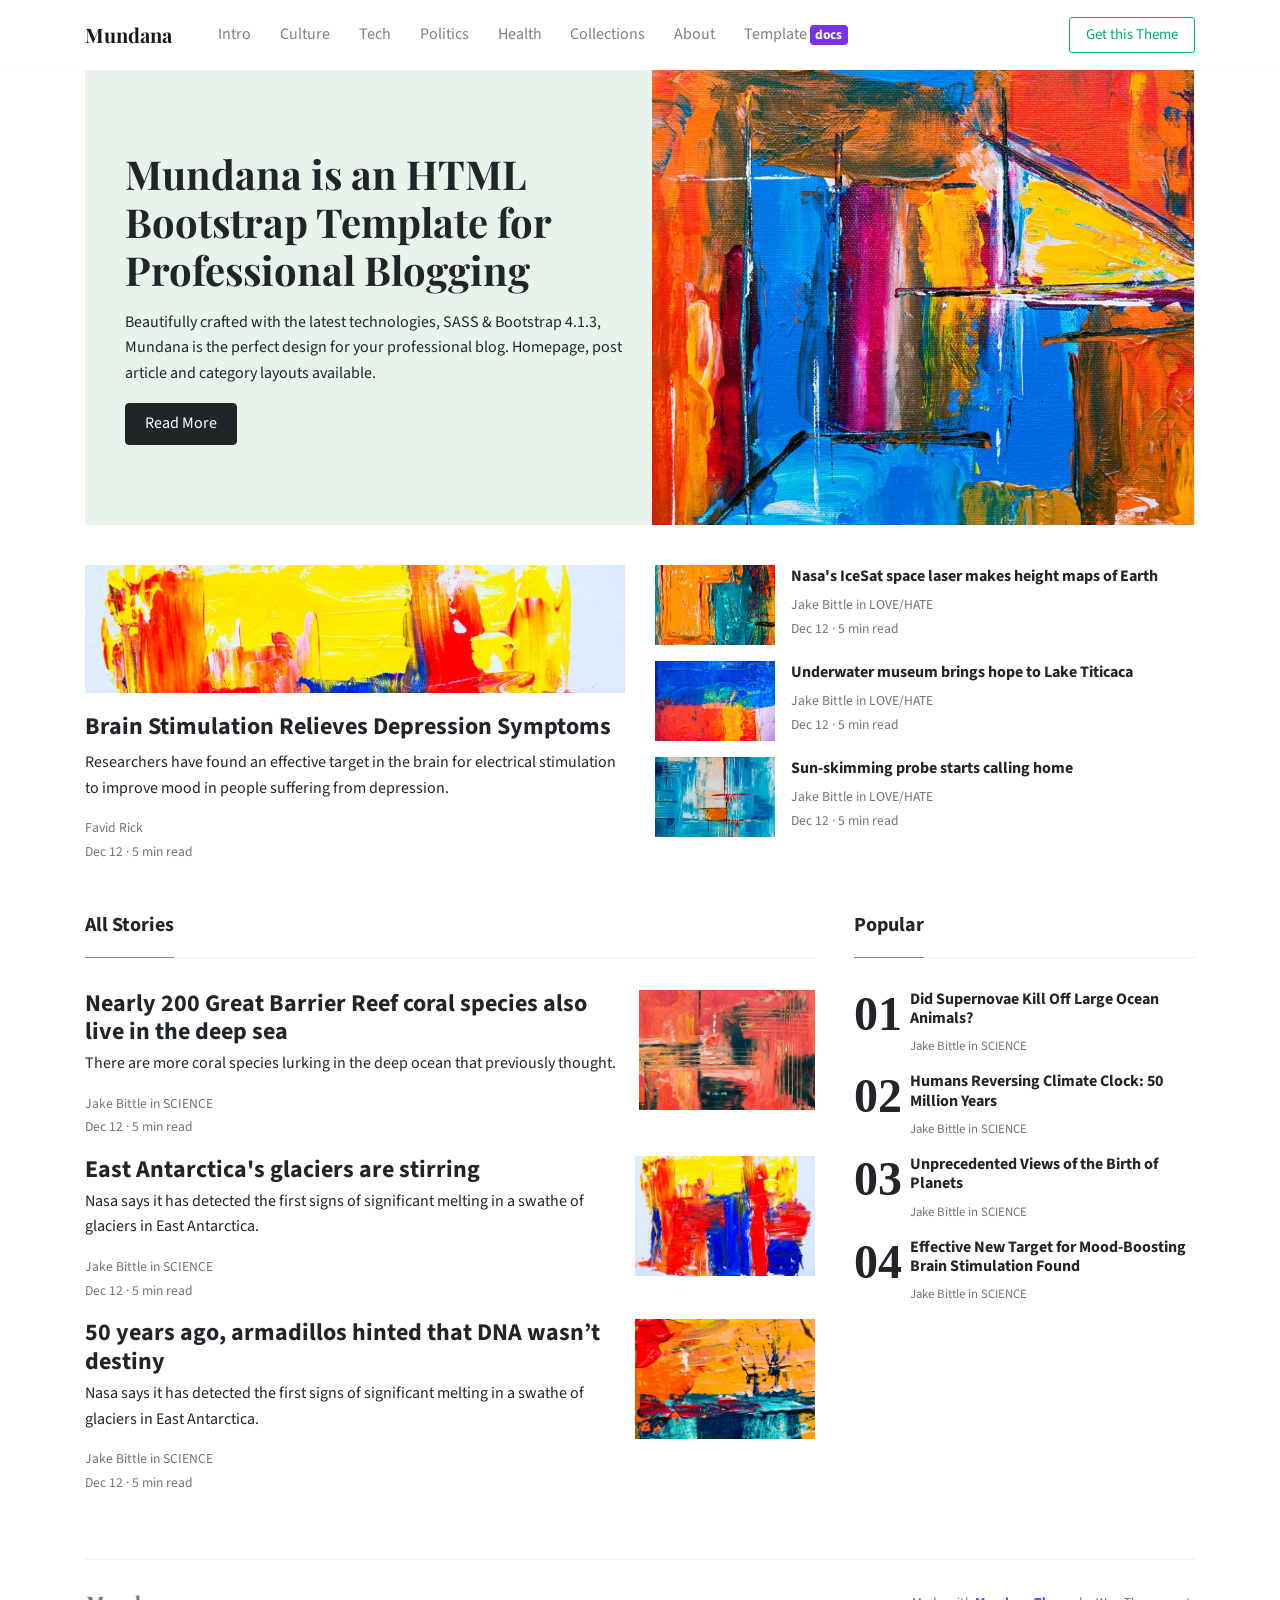
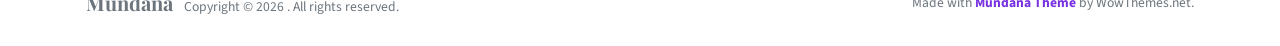
<file: paint/index.html>
<!DOCTYPE html>
<html lang="en">
<head>
<meta charset="utf-8"/>
<link rel="apple-touch-icon" sizes="76x76" href="./assets/img/favicon.ico">
<link rel="icon" type="image/png" href="./assets/img/favicon.ico">
<meta http-equiv="X-UA-Compatible" content="IE=edge,chrome=1"/>
<title>Mundana Template by WowThemesNet</title>
<meta content='width=device-width, initial-scale=1.0, maximum-scale=1.0, user-scalable=0, shrink-to-fit=no' name='viewport'/>
<!-- Google Font -->
<link href="https://fonts.googleapis.com/css?family=Playfair+Display:400,700|Source+Sans+Pro:400,600,700" rel="stylesheet">
<!-- Font Awesome Icons -->
<link rel="stylesheet" href="https://use.fontawesome.com/releases/v5.3.1/css/all.css" integrity="sha384-mzrmE5qonljUremFsqc01SB46JvROS7bZs3IO2EmfFsd15uHvIt+Y8vEf7N7fWAU" crossorigin="anonymous">
<!-- Main CSS -->
<link href="./assets/css/main.css" rel="stylesheet"/>
</head>
<body>
<!--------------------------------------
NAVBAR
--------------------------------------->
<nav class="topnav navbar navbar-expand-lg navbar-light bg-white fixed-top">
<div class="container">
	<a class="navbar-brand" href="./index.html"><strong>Mundana</strong></a>
	<button class="navbar-toggler collapsed" type="button" data-toggle="collapse" data-target="#navbarColor02" aria-controls="navbarColor02" aria-expanded="false" aria-label="Toggle navigation">
	<span class="navbar-toggler-icon"></span>
	</button>
	<div class="navbar-collapse collapse" id="navbarColor02" style="">
		<ul class="navbar-nav mr-auto d-flex align-items-center">
			<li class="nav-item">
			<a class="nav-link" href="./index.html">Intro <span class="sr-only">(current)</span></a>
			</li>
			<li class="nav-item">
			<a class="nav-link" href="./article.html">Culture</a>
			</li>
			<li class="nav-item">
			<a class="nav-link" href="./article.html">Tech</a>
			</li>
			<li class="nav-item">
			<a class="nav-link" href="./article.html">Politics</a>
			</li>
			<li class="nav-item">
			<a class="nav-link" href="./article.html">Health</a>
			</li>
			<li class="nav-item">
			<a class="nav-link" href="./article.html">Collections</a>
			</li>            
			<li class="nav-item">
			<a class="nav-link" href="./about.html">About</a>
			</li>
			<li class="nav-item">
			<a class="nav-link" href="./docs.html">Template <span class="badge badge-secondary">docs</span></a>
			</li>
		</ul>
		<ul class="navbar-nav ml-auto d-flex align-items-center">
			<li class="nav-item highlight">
			<a class="nav-link" href="https://www.wowthemes.net/mundana-free-html-bootstrap-template/">Get this Theme</a>
			</li>
		</ul>
	</div>
</div>
</nav>
<!-- End Navbar -->
    
    
<!--------------------------------------
HEADER
--------------------------------------->
<div class="container">
	<div class="jumbotron jumbotron-fluid mb-3 pt-0 pb-0 bg-lightblue position-relative">
		<div class="pl-4 pr-0 h-100 tofront">
			<div class="row justify-content-between">
				<div class="col-md-6 pt-6 pb-6 align-self-center">
					<h1 class="secondfont mb-3 font-weight-bold">Mundana is an HTML Bootstrap Template for Professional Blogging</h1>
					<p class="mb-3">
						Beautifully crafted with the latest technologies, SASS & Bootstrap 4.1.3, Mundana is the perfect design for your professional blog. Homepage, post article and category layouts available.
					</p>
					<a href="./article.html" class="btn btn-dark">Read More</a>
				</div>
				<div class="col-md-6 d-none d-md-block pr-0" style="background-size:cover;background-image:url(./assets/img/demo/home.jpg);">	</div>
			</div>
		</div>
	</div>
</div>
<!-- End Header -->
    
    
<!--------------------------------------
MAIN
--------------------------------------->
    
<div class="container pt-4 pb-4">
	<div class="row">
		<div class="col-lg-6">
			<div class="card border-0 mb-4 box-shadow h-xl-300">              
                <div style="background-image: url(./assets/img/demo/1.jpg); height: 150px;    background-size: cover;    background-repeat: no-repeat;"></div>               
				<div class="card-body px-0 pb-0 d-flex flex-column align-items-start">
					<h2 class="h4 font-weight-bold">
					<a class="text-dark" href="./article.html">Brain Stimulation Relieves Depression Symptoms</a>
					</h2>
					<p class="card-text">
						 Researchers have found an effective target in the brain for electrical stimulation to improve mood in people suffering from depression.
					</p>
					<div>
						<small class="d-block"><a class="text-muted" href="./author.html">Favid Rick</a></small>
						<small class="text-muted">Dec 12 &middot; 5 min read</small>
					</div>
				</div>
			</div>
		</div>
		<div class="col-lg-6">
			<div class="flex-md-row mb-4 box-shadow h-xl-300">
				<div class="mb-3 d-flex align-items-center">
					<img height="80" src="./assets/img/demo/blog4.jpg">
					<div class="pl-3">
						<h2 class="mb-2 h6 font-weight-bold">
						<a class="text-dark" href="./article.html">Nasa's IceSat space laser makes height maps of Earth</a>
						</h2>
						<div class="card-text text-muted small">
							 Jake Bittle in LOVE/HATE
						</div>
						<small class="text-muted">Dec 12 &middot; 5 min read</small>
					</div>
				</div>
				<div class="mb-3 d-flex align-items-center">
					<img height="80" src="./assets/img/demo/blog5.jpg">
					<div class="pl-3">
						<h2 class="mb-2 h6 font-weight-bold">
						<a class="text-dark" href="./article.html">Underwater museum brings hope to Lake Titicaca</a>
						</h2>
						<div class="card-text text-muted small">
							 Jake Bittle in LOVE/HATE
						</div>
						<small class="text-muted">Dec 12 &middot; 5 min read</small>
					</div>
				</div>
				<div class="mb-3 d-flex align-items-center">
					<img height="80" src="./assets/img/demo/blog6.jpg">
					<div class="pl-3">
						<h2 class="mb-2 h6 font-weight-bold">
						<a class="text-dark" href="./article.html">Sun-skimming probe starts calling home</a>
						</h2>
						<div class="card-text text-muted small">
							 Jake Bittle in LOVE/HATE
						</div>
						<small class="text-muted">Dec 12 &middot; 5 min read</small>
					</div>
				</div>
			</div>
		</div>
	</div>
</div>
    
<div class="container">
	<div class="row justify-content-between">
		<div class="col-md-8">
			<h5 class="font-weight-bold spanborder"><span>All Stories</span></h5>
			<div class="mb-3 d-flex justify-content-between">
				<div class="pr-3">
					<h2 class="mb-1 h4 font-weight-bold">
					<a class="text-dark" href="./article.html">Nearly 200 Great Barrier Reef coral species also live in the deep sea</a>
					</h2>
					<p>
						There are more coral species lurking in the deep ocean that previously thought.
					</p>
					<div class="card-text text-muted small">
						 Jake Bittle in SCIENCE
					</div>
					<small class="text-muted">Dec 12 &middot; 5 min read</small>
				</div>
				<img height="120" src="./assets/img/demo/blog8.jpg">
			</div>
			<div class="mb-3 d-flex justify-content-between">
				<div class="pr-3">
					<h2 class="mb-1 h4 font-weight-bold">
					<a class="text-dark" href="./article.html">East Antarctica's glaciers are stirring</a>
					</h2>
					<p>
						Nasa says it has detected the first signs of significant melting in a swathe of glaciers in East Antarctica.
					</p>
					<div class="card-text text-muted small">
						 Jake Bittle in SCIENCE
					</div>
					<small class="text-muted">Dec 12 &middot; 5 min read</small>
				</div>
				<img height="120" src="./assets/img/demo/1.jpg">
			</div>
			<div class="mb-3 d-flex justify-content-between">
				<div class="pr-3">
					<h2 class="mb-1 h4 font-weight-bold">
					<a class="text-dark" href="./article.html">50 years ago, armadillos hinted that DNA wasn’t destiny</a>
					</h2>
					<p>
						Nasa says it has detected the first signs of significant melting in a swathe of glaciers in East Antarctica.
					</p>
					<div class="card-text text-muted small">
						 Jake Bittle in SCIENCE
					</div>
					<small class="text-muted">Dec 12 &middot; 5 min read</small>
				</div>
				<img height="120" src="./assets/img/demo/5.jpg">
			</div>
		</div>
		<div class="col-md-4 pl-4">
            <h5 class="font-weight-bold spanborder"><span>Popular</span></h5>
			<ol class="list-featured">
				<li>
				<span>
				<h6 class="font-weight-bold">
				<a href="./article.html" class="text-dark">Did Supernovae Kill Off Large Ocean Animals?</a>
				</h6>
				<p class="text-muted">
					Jake Bittle in SCIENCE
				</p>
				</span>
				</li>
				<li>
				<span>
				<h6 class="font-weight-bold">
				<a href="./article.html" class="text-dark">Humans Reversing Climate Clock: 50 Million Years</a>
				</h6>
				<p class="text-muted">
					Jake Bittle in SCIENCE
				</p>
				</span>
				</li>
				<li>
				<span>
				<h6 class="font-weight-bold">
				<a href="./article.html" class="text-dark">Unprecedented Views of the Birth of Planets</a>
				</h6>
				<p class="text-muted">
					Jake Bittle in SCIENCE
				</p>
				</span>
				</li>
				<li>
				<span>
				<h6 class="font-weight-bold">
				<a href="./article.html" class="text-dark">Effective New Target for Mood-Boosting Brain Stimulation Found</a>
				</h6>
				<p class="text-muted">
					Jake Bittle in SCIENCE
				</p>
				</span>
				</li>
			</ol>
		</div>
	</div>
</div>
    
<!--------------------------------------
FOOTER
--------------------------------------->
<div class="container mt-5">
	<footer class="bg-white border-top p-3 text-muted small">
	<div class="row align-items-center justify-content-between">
		<div>
            <span class="navbar-brand mr-2"><strong>Mundana</strong></span> Copyright &copy;
			<script>document.write(new Date().getFullYear())</script>
			 . All rights reserved.
		</div>
		<div>
			Made with <a target="_blank" class="text-secondary font-weight-bold" href="https://www.wowthemes.net/mundana-free-html-bootstrap-template/">Mundana Theme</a> by WowThemes.net.
		</div>
	</div>
	</footer>
</div>
<!-- End Footer -->
    
<!--------------------------------------
JAVASCRIPTS
--------------------------------------->
<script src="./assets/js/vendor/jquery.min.js" type="text/javascript"></script>
<script src="./assets/js/vendor/popper.min.js" type="text/javascript"></script>
<script src="./assets/js/vendor/bootstrap.min.js" type="text/javascript"></script>
<script src="./assets/js/functions.js" type="text/javascript"></script>
</body>
</html>
</file>
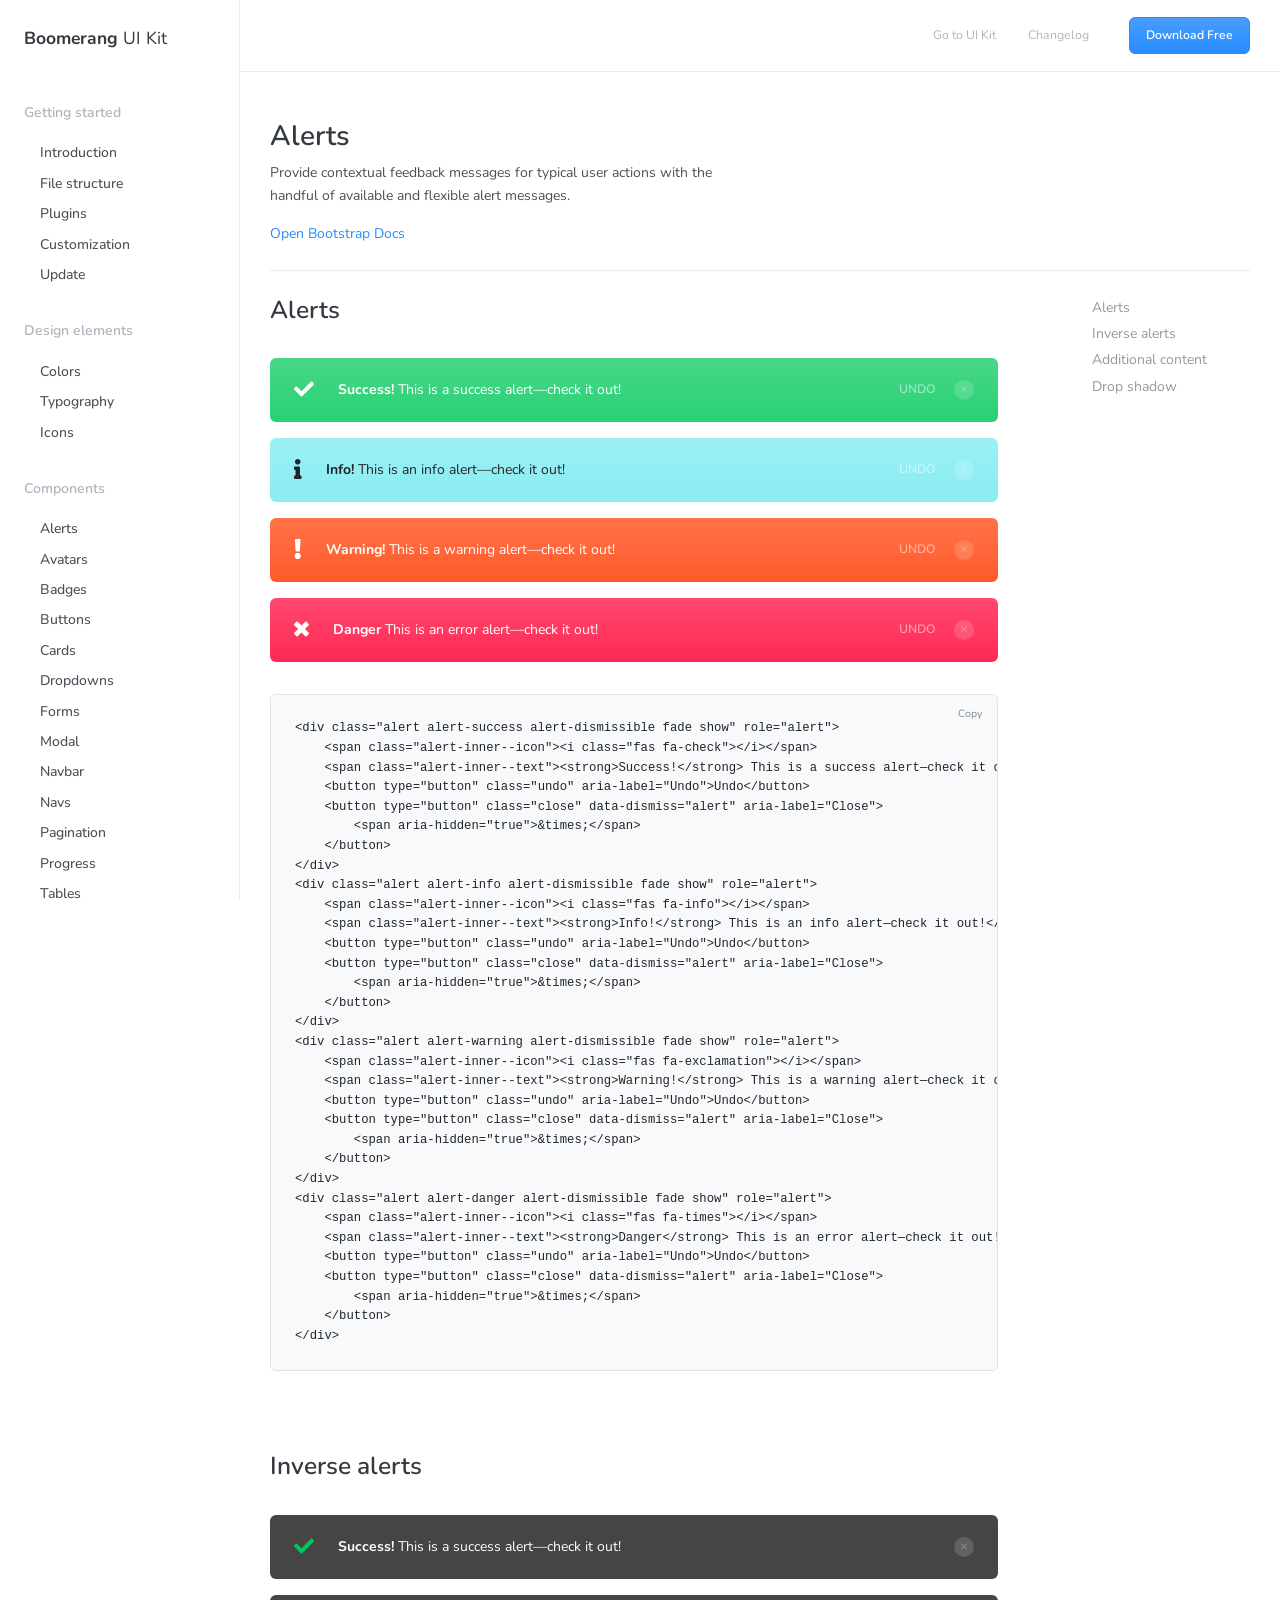
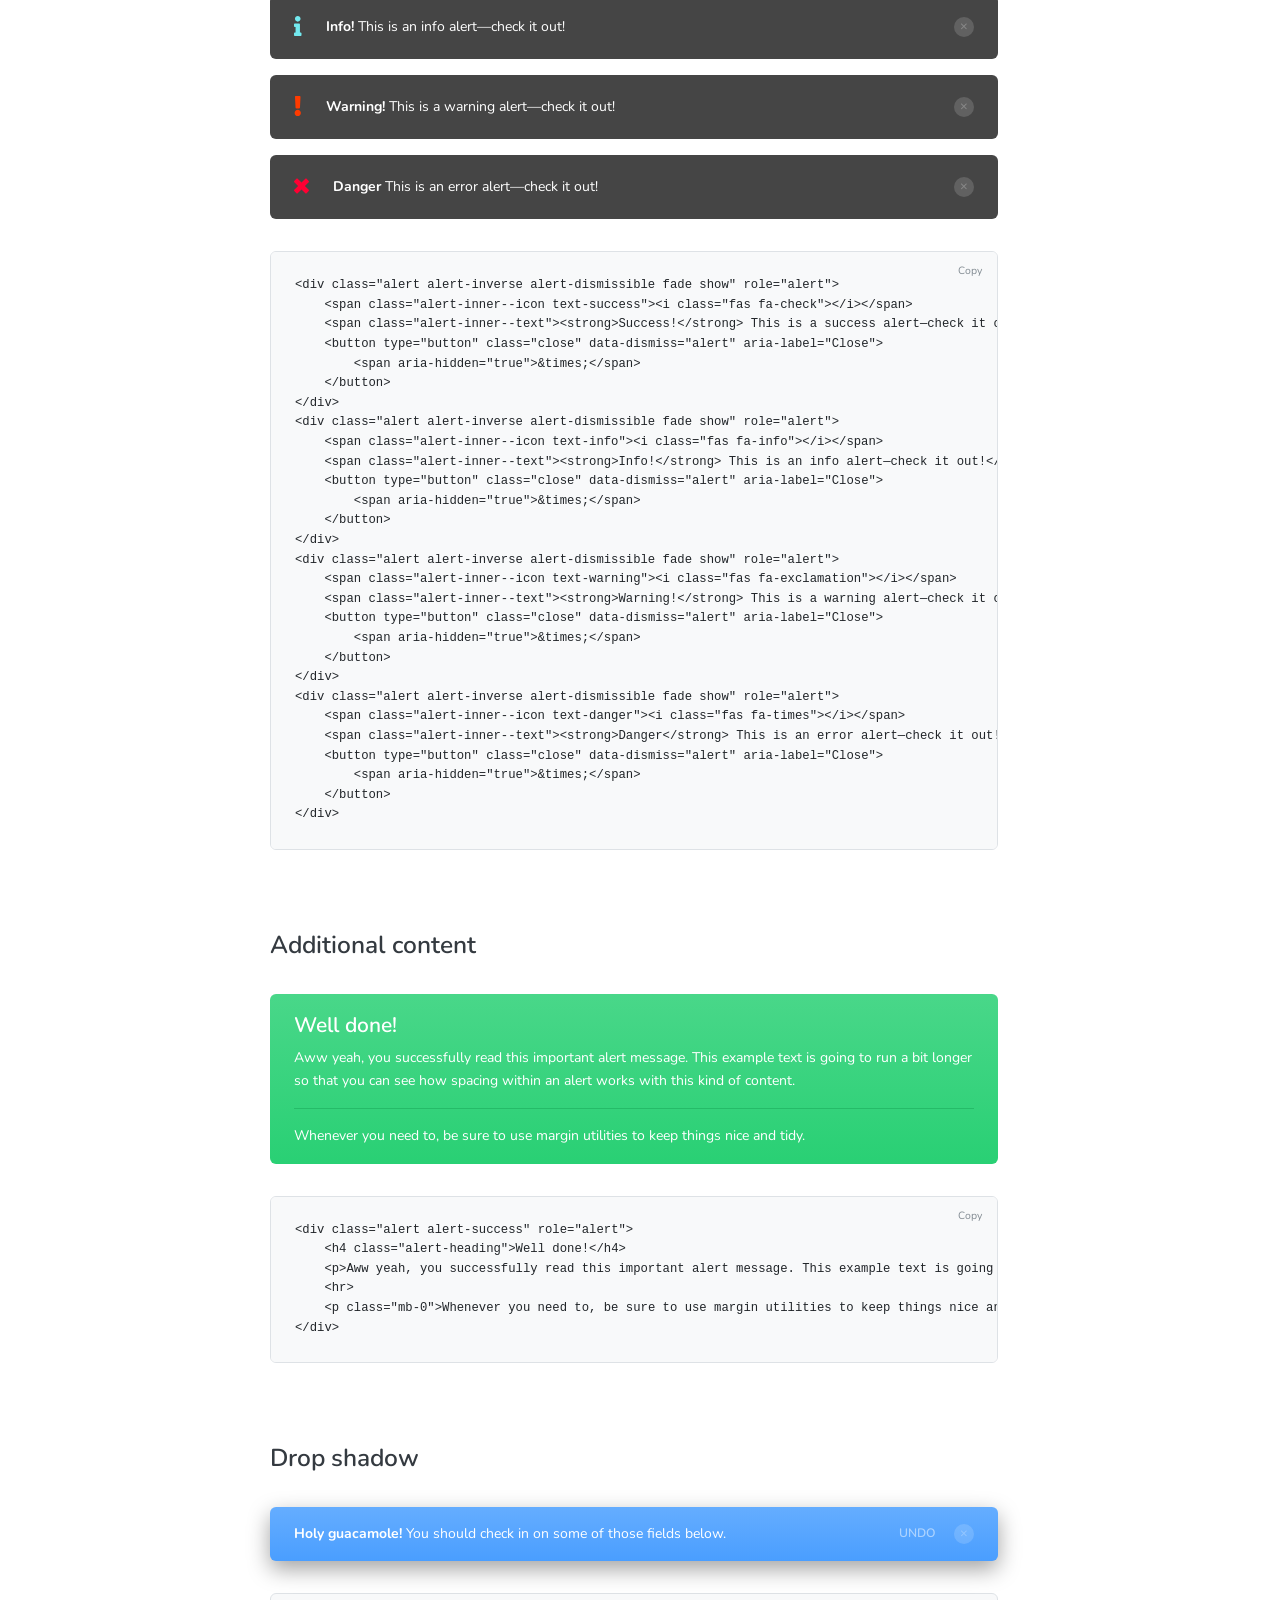
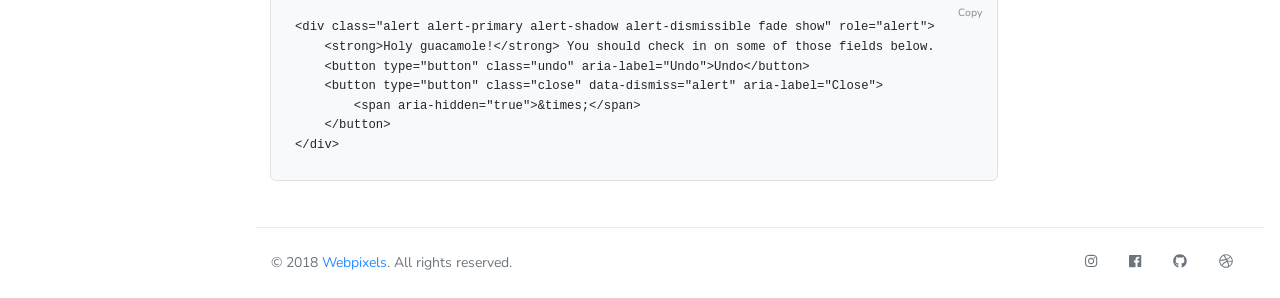
<file: docs/alerts.html>
<!DOCTYPE html>
<html>
  <head>
    <meta charset="utf-8">
    <meta name="viewport" content="width=device-width, initial-scale=1, shrink-to-fit=no">
    <meta name="description" content="Probably the most complete UI kit out there. Multiple functionalities and controls added,  extended color palette and beautiful typography, designed as its own extended version of Bootstrap at  the highest level of quality.                             ">
    <meta name="author" content="Webpixels">
    <title>Boomerang UI Kit - Free Bootstrap Framework by Webpixels</title>
    <!-- Fonts -->
    <link href="https://fonts.googleapis.com/css?family=Nunito:400,600,700,800|Roboto:400,500,700" rel="stylesheet">
    <!-- Plugins -->
    <link rel="stylesheet" href="../assets/vendor/animate/animate.min.css" type="text/css">
    <!-- Theme CSS -->
    <link type="text/css" href="../assets/css/theme.css" rel="stylesheet">
    <!-- Demo CSS - No need to use these in your project -->
    <link rel="stylesheet" href="../assets/vendor/jquery-scrollbar/css/jquery-scrollbar.css">
    <link type="text/css" href="../assets/vendor/highlight/css/highlight.min.css" rel="stylesheet">
    <link type="text/css" href="../assets/css/demo.css" rel="stylesheet">
  </head>
  <body>
    <main class="main">
      <aside class="sidebar" id="nav_docs">
        <div class="sidebar-brand">
          <h1 class="font-weight-400"><a href="../"><span class="font-weight-700">Boomerang</span> UI Kit</a></h1>
        </div>
        <div class="scrollbar-inner">
          <ul class="navigation pr-3">
            <li class="navigation-title">Getting started</li>
            <li class="navigation-item">
              <a href="introduction.html" class="navigation-link">Introduction</a>
            </li>
            <li class="navigation-item">
              <a href="file-structure.html" class="navigation-link">File structure</a>
            </li>
            <li class="navigation-item">
              <a href="plugins.html" class="navigation-link">Plugins</a>
            </li>
            <li class="navigation-item">
              <a href="customization.html" class="navigation-link">Customization</a>
            </li>
            <li class="navigation-item">
              <a href="update.html" class="navigation-link">Update</a>
            </li>
            <li class="navigation-title">Design elements</li>
            <li class="navigation-item">
              <a href="colors.html" class="navigation-link">Colors</a>
            </li>
            <li class="navigation-item">
              <a href="typography.html" class="navigation-link">Typography</a>
            </li>
            <li class="navigation-item">
              <a href="icons.html" class="navigation-link">Icons</a>
            </li>
            <li class="navigation-title">Components</li>
            <li class="navigation-item">
              <a href="alerts.html" class="navigation-link">Alerts</a>
            </li>
            <li class="navigation-item">
              <a href="avatars.html" class="navigation-link">Avatars</a>
            </li>
            <li class="navigation-item">
              <a href="badges.html" class="navigation-link">Badges</a>
            </li>
            <li class="navigation-item">
              <a href="buttons.html" class="navigation-link">Buttons</a>
            </li>
            <li class="navigation-item">
              <a href="cards.html" class="navigation-link">Cards</a>
            </li>
            <li class="navigation-item">
              <a href="dropdowns.html" class="navigation-link">Dropdowns</a>
            </li>
            <li class="navigation-item">
              <a href="forms.html" class="navigation-link">Forms</a>
            </li>
            <li class="navigation-item">
              <a href="modal.html" class="navigation-link">Modal</a>
            </li>
            <li class="navigation-item">
              <a href="navbar.html" class="navigation-link">Navbar</a>
            </li>
            <li class="navigation-item">
              <a href="navs.html" class="navigation-link">Navs</a>
            </li>
            <li class="navigation-item">
              <a href="pagination.html" class="navigation-link">Pagination</a>
            </li>
            <li class="navigation-item">
              <a href="progress.html" class="navigation-link">Progress</a>
            </li>
            <li class="navigation-item">
              <a href="tables.html" class="navigation-link">Tables</a>
            </li>
            <li class="navigation-item">
              <a href="tooltips.html" class="navigation-link">Tooltips</a>
            </li>
          </ul>
        </div>
      </aside>
      <section class="content">
        <div class="header">
          <div class="navigation-trigger d-xl-none" data-action="aside-open" data-target=".sidebar">
            <div class="navigation-trigger-inner">
              <i class="navigation-trigger-line"></i>
              <i class="navigation-trigger-line"></i>
              <i class="navigation-trigger-line"></i>
            </div>
          </div>
          <div class="header-brand d-xl-none">
            <h1><a href="index.html">Boomerang UI Kit</a></h1>
          </div>
          <div class="header-nav ml-auto">
            <ul class="nav align-items-center">
              <li class="nav-item d-none d-md-inline-block">
                <a class="nav-link pl-0 active" href="../">Go to UI Kit</a>
              </li>
              <li class="nav-item d-none d-md-inline-block">
                <a class="nav-link" href="../docs/changelog.html">Changelog</a>
              </li>
              <li class="nav-item ml-4">
                <a href="https://github.com/webpixels/boomerang-ui-kit/archive/master.zip" class="btn btn-sm btn-primary">Download Free</a>
              </li>
            </ul>
          </div>
        </div>
        <div class="content-inner content-docs">
          <div class="container">
            <div class="pt-3 pb-4 mb-4 border-bottom">
              <div class="row">
                <div class="col-lg-6">
                  <h2 class="heading h2 font-weight-bold">Alerts</h2>
                  <p>Provide contextual feedback messages for typical user actions with the handful of available and flexible alert messages.</p>
                  <a href="http://getbootstrap.com/docs/4.0/components/alerts" target="_blank">Open Bootstrap Docs</a>
                </div>
              </div>
            </div>
            <div class="row">
              <div class="col-lg-9">
                <h3 id="alerts">Alerts</h3>
                <div class="code-example">
                  <div class="alert alert-success alert-dismissible fade show" role="alert">
                    <span class="alert-inner--icon"><i class="fas fa-check"></i></span>
                    <span class="alert-inner--text"><strong>Success!</strong> This is a success alert—check it out!</span>
                    <button type="button" class="undo" aria-label="Undo">Undo</button>
                    <button type="button" class="close" data-dismiss="alert" aria-label="Close">
                      <span aria-hidden="true">&times;</span>
                    </button>
                  </div>
                  <div class="alert alert-info alert-dismissible fade show" role="alert">
                    <span class="alert-inner--icon"><i class="fas fa-info"></i></span>
                    <span class="alert-inner--text"><strong>Info!</strong> This is an info alert—check it out!</span>
                    <button type="button" class="undo" aria-label="Undo">Undo</button>
                    <button type="button" class="close" data-dismiss="alert" aria-label="Close">
                      <span aria-hidden="true">&times;</span>
                    </button>
                  </div>
                  <div class="alert alert-warning alert-dismissible fade show" role="alert">
                    <span class="alert-inner--icon"><i class="fas fa-exclamation"></i></span>
                    <span class="alert-inner--text"><strong>Warning!</strong> This is a warning alert—check it out!</span>
                    <button type="button" class="undo" aria-label="Undo">Undo</button>
                    <button type="button" class="close" data-dismiss="alert" aria-label="Close">
                      <span aria-hidden="true">&times;</span>
                    </button>
                  </div>
                  <div class="alert alert-danger alert-dismissible fade show" role="alert">
                    <span class="alert-inner--icon"><i class="fas fa-times"></i></span>
                    <span class="alert-inner--text"><strong>Danger</strong> This is an error alert—check it out!</span>
                    <button type="button" class="undo" aria-label="Undo">Undo</button>
                    <button type="button" class="close" data-dismiss="alert" aria-label="Close">
                      <span aria-hidden="true">&times;</span>
                    </button>
                  </div>
                </div>
                <div class="highlight">
                  <pre><code class="language-html" data-lang="html"><span class="nt">&lt;div</span> <span class="na">class=</span><span class="s">"alert alert-success alert-dismissible fade show"</span> <span class="na">role=</span><span class="s">"alert"</span><span class="nt">&gt;</span>
    <span class="nt">&lt;span</span> <span class="na">class=</span><span class="s">"alert-inner--icon"</span><span class="nt">&gt;&lt;i</span> <span class="na">class=</span><span class="s">"fas fa-check"</span><span class="nt">&gt;&lt;/i&gt;&lt;/span&gt;</span>
    <span class="nt">&lt;span</span> <span class="na">class=</span><span class="s">"alert-inner--text"</span><span class="nt">&gt;&lt;strong&gt;</span>Success!<span class="nt">&lt;/strong&gt;</span> This is a success alert—check it out!<span class="nt">&lt;/span&gt;</span>
    <span class="nt">&lt;button</span> <span class="na">type=</span><span class="s">"button"</span> <span class="na">class=</span><span class="s">"undo"</span> <span class="na">aria-label=</span><span class="s">"Undo"</span><span class="nt">&gt;</span>Undo<span class="nt">&lt;/button&gt;</span>
    <span class="nt">&lt;button</span> <span class="na">type=</span><span class="s">"button"</span> <span class="na">class=</span><span class="s">"close"</span> <span class="na">data-dismiss=</span><span class="s">"alert"</span> <span class="na">aria-label=</span><span class="s">"Close"</span><span class="nt">&gt;</span>
        <span class="nt">&lt;span</span> <span class="na">aria-hidden=</span><span class="s">"true"</span><span class="nt">&gt;</span><span class="ni">&amp;times;</span><span class="nt">&lt;/span&gt;</span>
    <span class="nt">&lt;/button&gt;</span>
<span class="nt">&lt;/div&gt;</span>
<span class="nt">&lt;div</span> <span class="na">class=</span><span class="s">"alert alert-info alert-dismissible fade show"</span> <span class="na">role=</span><span class="s">"alert"</span><span class="nt">&gt;</span>
    <span class="nt">&lt;span</span> <span class="na">class=</span><span class="s">"alert-inner--icon"</span><span class="nt">&gt;&lt;i</span> <span class="na">class=</span><span class="s">"fas fa-info"</span><span class="nt">&gt;&lt;/i&gt;&lt;/span&gt;</span>
    <span class="nt">&lt;span</span> <span class="na">class=</span><span class="s">"alert-inner--text"</span><span class="nt">&gt;&lt;strong&gt;</span>Info!<span class="nt">&lt;/strong&gt;</span> This is an info alert—check it out!<span class="nt">&lt;/span&gt;</span>
    <span class="nt">&lt;button</span> <span class="na">type=</span><span class="s">"button"</span> <span class="na">class=</span><span class="s">"undo"</span> <span class="na">aria-label=</span><span class="s">"Undo"</span><span class="nt">&gt;</span>Undo<span class="nt">&lt;/button&gt;</span>
    <span class="nt">&lt;button</span> <span class="na">type=</span><span class="s">"button"</span> <span class="na">class=</span><span class="s">"close"</span> <span class="na">data-dismiss=</span><span class="s">"alert"</span> <span class="na">aria-label=</span><span class="s">"Close"</span><span class="nt">&gt;</span>
        <span class="nt">&lt;span</span> <span class="na">aria-hidden=</span><span class="s">"true"</span><span class="nt">&gt;</span><span class="ni">&amp;times;</span><span class="nt">&lt;/span&gt;</span>
    <span class="nt">&lt;/button&gt;</span>
<span class="nt">&lt;/div&gt;</span>
<span class="nt">&lt;div</span> <span class="na">class=</span><span class="s">"alert alert-warning alert-dismissible fade show"</span> <span class="na">role=</span><span class="s">"alert"</span><span class="nt">&gt;</span>
    <span class="nt">&lt;span</span> <span class="na">class=</span><span class="s">"alert-inner--icon"</span><span class="nt">&gt;&lt;i</span> <span class="na">class=</span><span class="s">"fas fa-exclamation"</span><span class="nt">&gt;&lt;/i&gt;&lt;/span&gt;</span>
    <span class="nt">&lt;span</span> <span class="na">class=</span><span class="s">"alert-inner--text"</span><span class="nt">&gt;&lt;strong&gt;</span>Warning!<span class="nt">&lt;/strong&gt;</span> This is a warning alert—check it out!<span class="nt">&lt;/span&gt;</span>
    <span class="nt">&lt;button</span> <span class="na">type=</span><span class="s">"button"</span> <span class="na">class=</span><span class="s">"undo"</span> <span class="na">aria-label=</span><span class="s">"Undo"</span><span class="nt">&gt;</span>Undo<span class="nt">&lt;/button&gt;</span>
    <span class="nt">&lt;button</span> <span class="na">type=</span><span class="s">"button"</span> <span class="na">class=</span><span class="s">"close"</span> <span class="na">data-dismiss=</span><span class="s">"alert"</span> <span class="na">aria-label=</span><span class="s">"Close"</span><span class="nt">&gt;</span>
        <span class="nt">&lt;span</span> <span class="na">aria-hidden=</span><span class="s">"true"</span><span class="nt">&gt;</span><span class="ni">&amp;times;</span><span class="nt">&lt;/span&gt;</span>
    <span class="nt">&lt;/button&gt;</span>
<span class="nt">&lt;/div&gt;</span>
<span class="nt">&lt;div</span> <span class="na">class=</span><span class="s">"alert alert-danger alert-dismissible fade show"</span> <span class="na">role=</span><span class="s">"alert"</span><span class="nt">&gt;</span>
    <span class="nt">&lt;span</span> <span class="na">class=</span><span class="s">"alert-inner--icon"</span><span class="nt">&gt;&lt;i</span> <span class="na">class=</span><span class="s">"fas fa-times"</span><span class="nt">&gt;&lt;/i&gt;&lt;/span&gt;</span>
    <span class="nt">&lt;span</span> <span class="na">class=</span><span class="s">"alert-inner--text"</span><span class="nt">&gt;&lt;strong&gt;</span>Danger<span class="nt">&lt;/strong&gt;</span> This is an error alert—check it out!<span class="nt">&lt;/span&gt;</span>
    <span class="nt">&lt;button</span> <span class="na">type=</span><span class="s">"button"</span> <span class="na">class=</span><span class="s">"undo"</span> <span class="na">aria-label=</span><span class="s">"Undo"</span><span class="nt">&gt;</span>Undo<span class="nt">&lt;/button&gt;</span>
    <span class="nt">&lt;button</span> <span class="na">type=</span><span class="s">"button"</span> <span class="na">class=</span><span class="s">"close"</span> <span class="na">data-dismiss=</span><span class="s">"alert"</span> <span class="na">aria-label=</span><span class="s">"Close"</span><span class="nt">&gt;</span>
        <span class="nt">&lt;span</span> <span class="na">aria-hidden=</span><span class="s">"true"</span><span class="nt">&gt;</span><span class="ni">&amp;times;</span><span class="nt">&lt;/span&gt;</span>
    <span class="nt">&lt;/button&gt;</span>
<span class="nt">&lt;/div&gt;</span></code></pre>
                </div>
                <h3 id="inverse-alerts">Inverse alerts</h3>
                <div class="code-example">
                  <div class="alert alert-inverse alert-dismissible fade show" role="alert">
                    <span class="alert-inner--icon text-success"><i class="fas fa-check"></i></span>
                    <span class="alert-inner--text"><strong>Success!</strong> This is a success alert—check it out!</span>
                    <button type="button" class="close" data-dismiss="alert" aria-label="Close">
                      <span aria-hidden="true">&times;</span>
                    </button>
                  </div>
                  <div class="alert alert-inverse alert-dismissible fade show" role="alert">
                    <span class="alert-inner--icon text-info"><i class="fas fa-info"></i></span>
                    <span class="alert-inner--text"><strong>Info!</strong> This is an info alert—check it out!</span>
                    <button type="button" class="close" data-dismiss="alert" aria-label="Close">
                      <span aria-hidden="true">&times;</span>
                    </button>
                  </div>
                  <div class="alert alert-inverse alert-dismissible fade show" role="alert">
                    <span class="alert-inner--icon text-warning"><i class="fas fa-exclamation"></i></span>
                    <span class="alert-inner--text"><strong>Warning!</strong> This is a warning alert—check it out!</span>
                    <button type="button" class="close" data-dismiss="alert" aria-label="Close">
                      <span aria-hidden="true">&times;</span>
                    </button>
                  </div>
                  <div class="alert alert-inverse alert-dismissible fade show" role="alert">
                    <span class="alert-inner--icon text-danger"><i class="fas fa-times"></i></span>
                    <span class="alert-inner--text"><strong>Danger</strong> This is an error alert—check it out!</span>
                    <button type="button" class="close" data-dismiss="alert" aria-label="Close">
                      <span aria-hidden="true">&times;</span>
                    </button>
                  </div>
                </div>
                <div class="highlight">
                  <pre><code class="language-html" data-lang="html"><span class="nt">&lt;div</span> <span class="na">class=</span><span class="s">"alert alert-inverse alert-dismissible fade show"</span> <span class="na">role=</span><span class="s">"alert"</span><span class="nt">&gt;</span>
    <span class="nt">&lt;span</span> <span class="na">class=</span><span class="s">"alert-inner--icon text-success"</span><span class="nt">&gt;&lt;i</span> <span class="na">class=</span><span class="s">"fas fa-check"</span><span class="nt">&gt;&lt;/i&gt;&lt;/span&gt;</span>
    <span class="nt">&lt;span</span> <span class="na">class=</span><span class="s">"alert-inner--text"</span><span class="nt">&gt;&lt;strong&gt;</span>Success!<span class="nt">&lt;/strong&gt;</span> This is a success alert—check it out!<span class="nt">&lt;/span&gt;</span>
    <span class="nt">&lt;button</span> <span class="na">type=</span><span class="s">"button"</span> <span class="na">class=</span><span class="s">"close"</span> <span class="na">data-dismiss=</span><span class="s">"alert"</span> <span class="na">aria-label=</span><span class="s">"Close"</span><span class="nt">&gt;</span>
        <span class="nt">&lt;span</span> <span class="na">aria-hidden=</span><span class="s">"true"</span><span class="nt">&gt;</span><span class="ni">&amp;times;</span><span class="nt">&lt;/span&gt;</span>
    <span class="nt">&lt;/button&gt;</span>
<span class="nt">&lt;/div&gt;</span>
<span class="nt">&lt;div</span> <span class="na">class=</span><span class="s">"alert alert-inverse alert-dismissible fade show"</span> <span class="na">role=</span><span class="s">"alert"</span><span class="nt">&gt;</span>
    <span class="nt">&lt;span</span> <span class="na">class=</span><span class="s">"alert-inner--icon text-info"</span><span class="nt">&gt;&lt;i</span> <span class="na">class=</span><span class="s">"fas fa-info"</span><span class="nt">&gt;&lt;/i&gt;&lt;/span&gt;</span>
    <span class="nt">&lt;span</span> <span class="na">class=</span><span class="s">"alert-inner--text"</span><span class="nt">&gt;&lt;strong&gt;</span>Info!<span class="nt">&lt;/strong&gt;</span> This is an info alert—check it out!<span class="nt">&lt;/span&gt;</span>
    <span class="nt">&lt;button</span> <span class="na">type=</span><span class="s">"button"</span> <span class="na">class=</span><span class="s">"close"</span> <span class="na">data-dismiss=</span><span class="s">"alert"</span> <span class="na">aria-label=</span><span class="s">"Close"</span><span class="nt">&gt;</span>
        <span class="nt">&lt;span</span> <span class="na">aria-hidden=</span><span class="s">"true"</span><span class="nt">&gt;</span><span class="ni">&amp;times;</span><span class="nt">&lt;/span&gt;</span>
    <span class="nt">&lt;/button&gt;</span>
<span class="nt">&lt;/div&gt;</span>
<span class="nt">&lt;div</span> <span class="na">class=</span><span class="s">"alert alert-inverse alert-dismissible fade show"</span> <span class="na">role=</span><span class="s">"alert"</span><span class="nt">&gt;</span>
    <span class="nt">&lt;span</span> <span class="na">class=</span><span class="s">"alert-inner--icon text-warning"</span><span class="nt">&gt;&lt;i</span> <span class="na">class=</span><span class="s">"fas fa-exclamation"</span><span class="nt">&gt;&lt;/i&gt;&lt;/span&gt;</span>
    <span class="nt">&lt;span</span> <span class="na">class=</span><span class="s">"alert-inner--text"</span><span class="nt">&gt;&lt;strong&gt;</span>Warning!<span class="nt">&lt;/strong&gt;</span> This is a warning alert—check it out!<span class="nt">&lt;/span&gt;</span>
    <span class="nt">&lt;button</span> <span class="na">type=</span><span class="s">"button"</span> <span class="na">class=</span><span class="s">"close"</span> <span class="na">data-dismiss=</span><span class="s">"alert"</span> <span class="na">aria-label=</span><span class="s">"Close"</span><span class="nt">&gt;</span>
        <span class="nt">&lt;span</span> <span class="na">aria-hidden=</span><span class="s">"true"</span><span class="nt">&gt;</span><span class="ni">&amp;times;</span><span class="nt">&lt;/span&gt;</span>
    <span class="nt">&lt;/button&gt;</span>
<span class="nt">&lt;/div&gt;</span>
<span class="nt">&lt;div</span> <span class="na">class=</span><span class="s">"alert alert-inverse alert-dismissible fade show"</span> <span class="na">role=</span><span class="s">"alert"</span><span class="nt">&gt;</span>
    <span class="nt">&lt;span</span> <span class="na">class=</span><span class="s">"alert-inner--icon text-danger"</span><span class="nt">&gt;&lt;i</span> <span class="na">class=</span><span class="s">"fas fa-times"</span><span class="nt">&gt;&lt;/i&gt;&lt;/span&gt;</span>
    <span class="nt">&lt;span</span> <span class="na">class=</span><span class="s">"alert-inner--text"</span><span class="nt">&gt;&lt;strong&gt;</span>Danger<span class="nt">&lt;/strong&gt;</span> This is an error alert—check it out!<span class="nt">&lt;/span&gt;</span>
    <span class="nt">&lt;button</span> <span class="na">type=</span><span class="s">"button"</span> <span class="na">class=</span><span class="s">"close"</span> <span class="na">data-dismiss=</span><span class="s">"alert"</span> <span class="na">aria-label=</span><span class="s">"Close"</span><span class="nt">&gt;</span>
        <span class="nt">&lt;span</span> <span class="na">aria-hidden=</span><span class="s">"true"</span><span class="nt">&gt;</span><span class="ni">&amp;times;</span><span class="nt">&lt;/span&gt;</span>
    <span class="nt">&lt;/button&gt;</span>
<span class="nt">&lt;/div&gt;</span></code></pre>
                </div>
                <h3 id="additional-content">Additional content</h3>
                <div class="code-example">
                  <div class="alert alert-success" role="alert">
                    <h4 class="alert-heading">Well done!</h4>
                    <p>Aww yeah, you successfully read this important alert message. This example text is going to run a bit longer so that you can see how spacing within an alert works with this kind of content.</p>
                    <hr />
                    <p class="mb-0">Whenever you need to, be sure to use margin utilities to keep things nice and tidy.</p>
                  </div>
                </div>
                <div class="highlight">
                  <pre><code class="language-html" data-lang="html"><span class="nt">&lt;div</span> <span class="na">class=</span><span class="s">"alert alert-success"</span> <span class="na">role=</span><span class="s">"alert"</span><span class="nt">&gt;</span>
    <span class="nt">&lt;h4</span> <span class="na">class=</span><span class="s">"alert-heading"</span><span class="nt">&gt;</span>Well done!<span class="nt">&lt;/h4&gt;</span>
    <span class="nt">&lt;p&gt;</span>Aww yeah, you successfully read this important alert message. This example text is going to run a bit longer so that you can see how spacing within an alert works with this kind of content.<span class="nt">&lt;/p&gt;</span>
    <span class="nt">&lt;hr&gt;</span>
    <span class="nt">&lt;p</span> <span class="na">class=</span><span class="s">"mb-0"</span><span class="nt">&gt;</span>Whenever you need to, be sure to use margin utilities to keep things nice and tidy.<span class="nt">&lt;/p&gt;</span>
<span class="nt">&lt;/div&gt;</span></code></pre>
                </div>
                <h3 id="drop-shadow">Drop shadow</h3>
                <div class="code-example">
                  <div class="alert alert-primary alert-shadow alert-dismissible fade show" role="alert">
                    <strong>Holy guacamole!</strong> You should check in on some of those fields below.
                    <button type="button" class="undo" aria-label="Undo">Undo</button>
                    <button type="button" class="close" data-dismiss="alert" aria-label="Close">
                      <span aria-hidden="true">&times;</span>
                    </button>
                  </div>
                </div>
                <div class="highlight">
                  <pre><code class="language-html" data-lang="html"><span class="nt">&lt;div</span> <span class="na">class=</span><span class="s">"alert alert-primary alert-shadow alert-dismissible fade show"</span> <span class="na">role=</span><span class="s">"alert"</span><span class="nt">&gt;</span>
    <span class="nt">&lt;strong&gt;</span>Holy guacamole!<span class="nt">&lt;/strong&gt;</span> You should check in on some of those fields below.
    <span class="nt">&lt;button</span> <span class="na">type=</span><span class="s">"button"</span> <span class="na">class=</span><span class="s">"undo"</span> <span class="na">aria-label=</span><span class="s">"Undo"</span><span class="nt">&gt;</span>Undo<span class="nt">&lt;/button&gt;</span>
    <span class="nt">&lt;button</span> <span class="na">type=</span><span class="s">"button"</span> <span class="na">class=</span><span class="s">"close"</span> <span class="na">data-dismiss=</span><span class="s">"alert"</span> <span class="na">aria-label=</span><span class="s">"Close"</span><span class="nt">&gt;</span>
        <span class="nt">&lt;span</span> <span class="na">aria-hidden=</span><span class="s">"true"</span><span class="nt">&gt;</span><span class="ni">&amp;times;</span><span class="nt">&lt;/span&gt;</span>
    <span class="nt">&lt;/button&gt;</span>
<span class="nt">&lt;/div&gt;</span></code></pre>
                </div>
              </div>
              <div class="col-lg-3 d-none d-lg-inline-block">
                <div class="sidebar-sticky" data-stick-in-parent="true">
                  <ul class="section-nav">
                    <li class="toc-entry toc-h3"><a href="#alerts">Alerts</a></li>
                    <li class="toc-entry toc-h3"><a href="#inverse-alerts">Inverse alerts</a></li>
                    <li class="toc-entry toc-h3"><a href="#additional-content">Additional content</a></li>
                    <li class="toc-entry toc-h3"><a href="#drop-shadow">Drop shadow</a></li>
                  </ul>
                </div>
              </div>
            </div>
          </div>
        </div>
        <footer class="px-3 footer bg-white">
          <div class="container ">
            <div class="row align-items-center py-3 border-top">
              <div class="col-lg-6 text-center text-lg-left mb-2 mb-lg-0">
                &copy; 2018 <a href="https://webpixels.io/" target="_blank">Webpixels</a>. All rights reserved.
              </div>
              <div class="col-lg-6 text-center text-lg-right">
                <ul class="nav justify-content-center justify-content-lg-end">
                  <li class="nav-item">
                    <a class="nav-link active" href="https://instagram.com/webpixelsofficial" target="_blank"><i class="fab fa-instagram"></i></a>
                  </li>
                  <li class="nav-item">
                    <a class="nav-link" href="https://facebook.com/webpixels" target="_blank"><i class="fab fa-facebook"></i></a>
                  </li>
                  <li class="nav-item">
                    <a class="nav-link" href="https://github.com/webpixels" target="_blank"><i class="fab fa-github"></i></a>
                  </li>
                  <li class="nav-item">
                    <a class="nav-link" href="https://dribbble.com/webpixels" target="_blank"><i class="fab fa-dribbble"></i></a>
                  </li>
                </ul>
              </div>
            </div>
          </div>
        </footer>
      </section>
    </main>
    <!-- Core -->
    <script src="../assets/vendor/jquery/jquery.min.js"></script>
    <script src="../assets/vendor/popper/popper.min.js"></script>
    <script src="../assets/js/bootstrap/bootstrap.min.js"></script>
    <!-- FontAwesome 5 -->
    <script src="../assets/vendor/fontawesome/js/fontawesome-all.min.js" defer></script>
    <!-- Scripts used only for this demo only - Remove these in your project -->
    <script src="../assets/vendor/jquery-scrollbar/js/jquery-scrollbar.min.js"></script>
    <script src="../assets/vendor/jquery-scrollLock/jquery-scrollLock.min.js"></script>
    <script src="../assets/vendor/sticky-kit/sticky-kit.min.js"></script>
    <script src="../assets/vendor/highlight/js/highlight.min.js"></script>
    <script src="../assets/vendor/clipboard-js/clipboard.min.js"></script>
    <script src="../assets/vendor/holderjs/holder.min.js"></script>
    <script src="../assets/js/demo.js"></script>
    <!-- Theme JS -->
    <script src="../assets/js/theme.js"></script>
  </body>
</html>
</file>
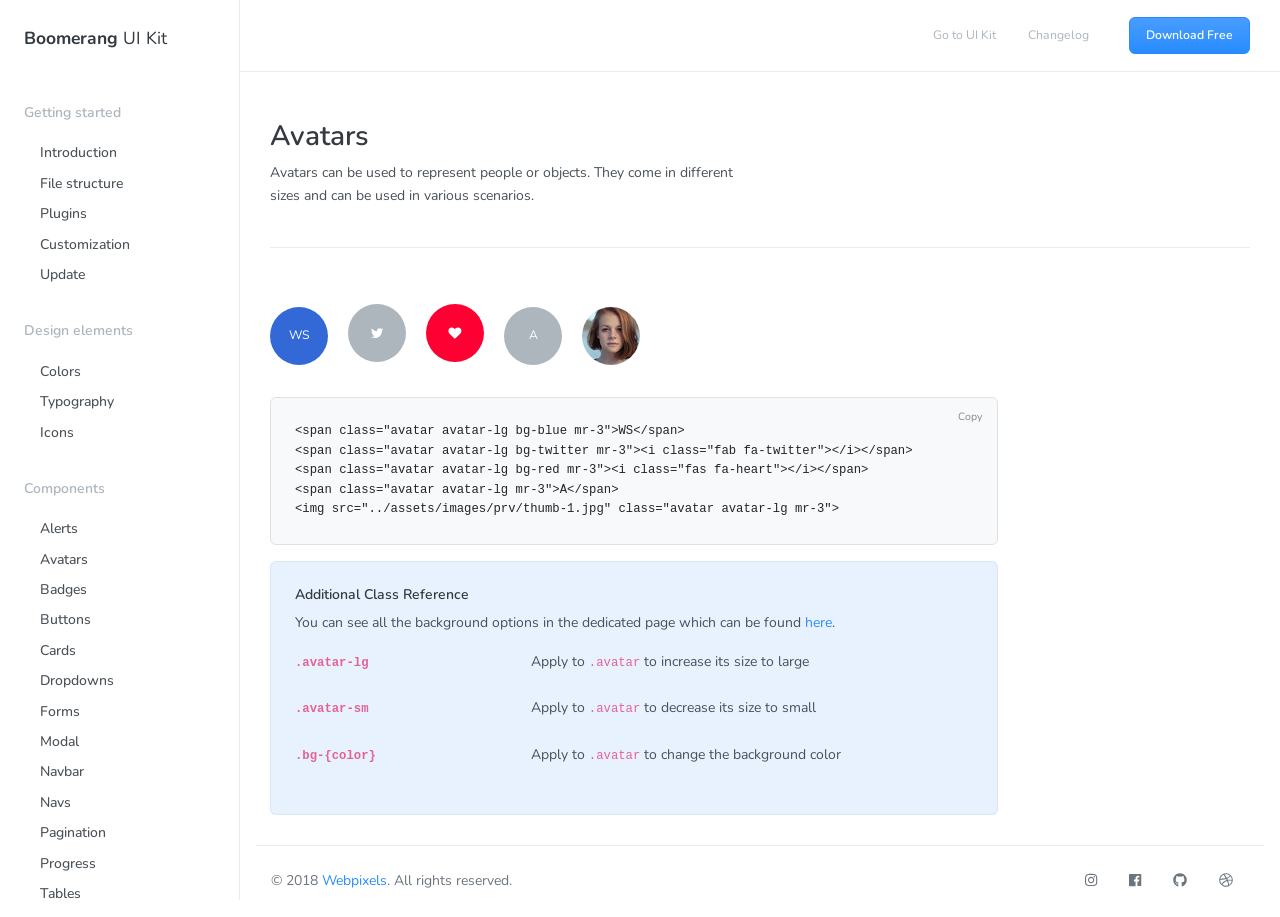
<file: docs/avatars.html>
<!DOCTYPE html>
<html>
  <head>
    <meta charset="utf-8">
    <meta name="viewport" content="width=device-width, initial-scale=1, shrink-to-fit=no">
    <meta name="description" content="Probably the most complete UI kit out there. Multiple functionalities and controls added,  extended color palette and beautiful typography, designed as its own extended version of Bootstrap at  the highest level of quality.                             ">
    <meta name="author" content="Webpixels">
    <title>Boomerang UI Kit - Free Bootstrap Framework by Webpixels</title>
    <!-- Fonts -->
    <link href="https://fonts.googleapis.com/css?family=Nunito:400,600,700,800|Roboto:400,500,700" rel="stylesheet">
    <!-- Plugins -->
    <link rel="stylesheet" href="../assets/vendor/animate/animate.min.css" type="text/css">
    <!-- Theme CSS -->
    <link type="text/css" href="../assets/css/theme.css" rel="stylesheet">
    <!-- Demo CSS - No need to use these in your project -->
    <link rel="stylesheet" href="../assets/vendor/jquery-scrollbar/css/jquery-scrollbar.css">
    <link type="text/css" href="../assets/vendor/highlight/css/highlight.min.css" rel="stylesheet">
    <link type="text/css" href="../assets/css/demo.css" rel="stylesheet">
  </head>
  <body>
    <main class="main">
      <aside class="sidebar" id="nav_docs">
        <div class="sidebar-brand">
          <h1 class="font-weight-400"><a href="../"><span class="font-weight-700">Boomerang</span> UI Kit</a></h1>
        </div>
        <div class="scrollbar-inner">
          <ul class="navigation pr-3">
            <li class="navigation-title">Getting started</li>
            <li class="navigation-item">
              <a href="introduction.html" class="navigation-link">Introduction</a>
            </li>
            <li class="navigation-item">
              <a href="file-structure.html" class="navigation-link">File structure</a>
            </li>
            <li class="navigation-item">
              <a href="plugins.html" class="navigation-link">Plugins</a>
            </li>
            <li class="navigation-item">
              <a href="customization.html" class="navigation-link">Customization</a>
            </li>
            <li class="navigation-item">
              <a href="update.html" class="navigation-link">Update</a>
            </li>
            <li class="navigation-title">Design elements</li>
            <li class="navigation-item">
              <a href="colors.html" class="navigation-link">Colors</a>
            </li>
            <li class="navigation-item">
              <a href="typography.html" class="navigation-link">Typography</a>
            </li>
            <li class="navigation-item">
              <a href="icons.html" class="navigation-link">Icons</a>
            </li>
            <li class="navigation-title">Components</li>
            <li class="navigation-item">
              <a href="alerts.html" class="navigation-link">Alerts</a>
            </li>
            <li class="navigation-item">
              <a href="avatars.html" class="navigation-link">Avatars</a>
            </li>
            <li class="navigation-item">
              <a href="badges.html" class="navigation-link">Badges</a>
            </li>
            <li class="navigation-item">
              <a href="buttons.html" class="navigation-link">Buttons</a>
            </li>
            <li class="navigation-item">
              <a href="cards.html" class="navigation-link">Cards</a>
            </li>
            <li class="navigation-item">
              <a href="dropdowns.html" class="navigation-link">Dropdowns</a>
            </li>
            <li class="navigation-item">
              <a href="forms.html" class="navigation-link">Forms</a>
            </li>
            <li class="navigation-item">
              <a href="modal.html" class="navigation-link">Modal</a>
            </li>
            <li class="navigation-item">
              <a href="navbar.html" class="navigation-link">Navbar</a>
            </li>
            <li class="navigation-item">
              <a href="navs.html" class="navigation-link">Navs</a>
            </li>
            <li class="navigation-item">
              <a href="pagination.html" class="navigation-link">Pagination</a>
            </li>
            <li class="navigation-item">
              <a href="progress.html" class="navigation-link">Progress</a>
            </li>
            <li class="navigation-item">
              <a href="tables.html" class="navigation-link">Tables</a>
            </li>
            <li class="navigation-item">
              <a href="tooltips.html" class="navigation-link">Tooltips</a>
            </li>
          </ul>
        </div>
      </aside>
      <section class="content">
        <div class="header">
          <div class="navigation-trigger d-xl-none" data-action="aside-open" data-target=".sidebar">
            <div class="navigation-trigger-inner">
              <i class="navigation-trigger-line"></i>
              <i class="navigation-trigger-line"></i>
              <i class="navigation-trigger-line"></i>
            </div>
          </div>
          <div class="header-brand d-xl-none">
            <h1><a href="index.html">Boomerang UI Kit</a></h1>
          </div>
          <div class="header-nav ml-auto">
            <ul class="nav align-items-center">
              <li class="nav-item d-none d-md-inline-block">
                <a class="nav-link pl-0 active" href="../">Go to UI Kit</a>
              </li>
              <li class="nav-item d-none d-md-inline-block">
                <a class="nav-link" href="../docs/changelog.html">Changelog</a>
              </li>
              <li class="nav-item ml-4">
                <a href="https://github.com/webpixels/boomerang-ui-kit/archive/master.zip" class="btn btn-sm btn-primary">Download Free</a>
              </li>
            </ul>
          </div>
        </div>
        <div class="content-inner content-docs">
          <div class="container">
            <div class="pt-3 pb-4 mb-4 border-bottom">
              <div class="row">
                <div class="col-lg-6">
                  <h2 class="heading h2 font-weight-bold">Avatars</h2>
                  <p>Avatars can be used to represent people or objects. They come in different sizes and can be used in various scenarios.</p>
                </div>
              </div>
            </div>
            <div class="row">
              <div class="col-lg-9">
                <div class="code-example">
                  <span class="avatar avatar-lg bg-blue mr-3">WS</span>
                  <span class="avatar avatar-lg bg-twitter mr-3"><i class="fab fa-twitter"></i></span>
                  <span class="avatar avatar-lg bg-red mr-3"><i class="fas fa-heart"></i></span>
                  <span class="avatar avatar-lg mr-3">A</span>
                  <img src="../assets/images/prv/thumb-1.jpg" class="avatar avatar-lg mr-3" />
                </div>
                <div class="highlight">
                  <pre><code class="language-html" data-lang="html"><span class="nt">&lt;span</span> <span class="na">class=</span><span class="s">"avatar avatar-lg bg-blue mr-3"</span><span class="nt">&gt;</span>WS<span class="nt">&lt;/span&gt;</span>
<span class="nt">&lt;span</span> <span class="na">class=</span><span class="s">"avatar avatar-lg bg-twitter mr-3"</span><span class="nt">&gt;&lt;i</span> <span class="na">class=</span><span class="s">"fab fa-twitter"</span><span class="nt">&gt;&lt;/i&gt;&lt;/span&gt;</span>
<span class="nt">&lt;span</span> <span class="na">class=</span><span class="s">"avatar avatar-lg bg-red mr-3"</span><span class="nt">&gt;&lt;i</span> <span class="na">class=</span><span class="s">"fas fa-heart"</span><span class="nt">&gt;&lt;/i&gt;&lt;/span&gt;</span>
<span class="nt">&lt;span</span> <span class="na">class=</span><span class="s">"avatar avatar-lg mr-3"</span><span class="nt">&gt;</span>A<span class="nt">&lt;/span&gt;</span>
<span class="nt">&lt;img</span> <span class="na">src=</span><span class="s">"../assets/images/prv/thumb-1.jpg"</span> <span class="na">class=</span><span class="s">"avatar avatar-lg mr-3"</span><span class="nt">&gt;</span></code></pre>
                </div>
                <div class="card bg-secondary">
                  <div class="card-body">
                    <h6 class="title-decorative">Additional Class Reference</h6>
                    <p>You can see all the background options in the dedicated page which can be found <a href="color-palette.html">here</a>.</p>
                    <dl class="row justfiy-content-between">
                      <dt class="col-4"><code>.avatar-lg</code>
                      </dt>
                      <dd class="col-8">Apply to <code>.avatar</code> to increase its size to large</dd>
                    </dl>
                    <dl class="row justfiy-content-between">
                      <dt class="col-4"><code>.avatar-sm</code>
                      </dt>
                      <dd class="col-8">Apply to <code>.avatar</code> to decrease its size to small</dd>
                    </dl>
                    <dl class="row justfiy-content-between">
                      <dt class="col-4"><code>.bg-{color}</code>
                      </dt>
                      <dd class="col-8">Apply to <code>.avatar</code> to change the background color</dd>
                    </dl>
                  </div>
                </div>
              </div>
              <div class="col-lg-3 d-none d-lg-inline-block">
                <div class="sidebar-sticky" data-stick-in-parent="true">
                </div>
              </div>
            </div>
          </div>
        </div>
        <footer class="px-3 footer bg-white">
          <div class="container ">
            <div class="row align-items-center py-3 border-top">
              <div class="col-lg-6 text-center text-lg-left mb-2 mb-lg-0">
                &copy; 2018 <a href="https://webpixels.io/" target="_blank">Webpixels</a>. All rights reserved.
              </div>
              <div class="col-lg-6 text-center text-lg-right">
                <ul class="nav justify-content-center justify-content-lg-end">
                  <li class="nav-item">
                    <a class="nav-link active" href="https://instagram.com/webpixelsofficial" target="_blank"><i class="fab fa-instagram"></i></a>
                  </li>
                  <li class="nav-item">
                    <a class="nav-link" href="https://facebook.com/webpixels" target="_blank"><i class="fab fa-facebook"></i></a>
                  </li>
                  <li class="nav-item">
                    <a class="nav-link" href="https://github.com/webpixels" target="_blank"><i class="fab fa-github"></i></a>
                  </li>
                  <li class="nav-item">
                    <a class="nav-link" href="https://dribbble.com/webpixels" target="_blank"><i class="fab fa-dribbble"></i></a>
                  </li>
                </ul>
              </div>
            </div>
          </div>
        </footer>
      </section>
    </main>
    <!-- Core -->
    <script src="../assets/vendor/jquery/jquery.min.js"></script>
    <script src="../assets/vendor/popper/popper.min.js"></script>
    <script src="../assets/js/bootstrap/bootstrap.min.js"></script>
    <!-- FontAwesome 5 -->
    <script src="../assets/vendor/fontawesome/js/fontawesome-all.min.js" defer></script>
    <!-- Scripts used only for this demo only - Remove these in your project -->
    <script src="../assets/vendor/jquery-scrollbar/js/jquery-scrollbar.min.js"></script>
    <script src="../assets/vendor/jquery-scrollLock/jquery-scrollLock.min.js"></script>
    <script src="../assets/vendor/sticky-kit/sticky-kit.min.js"></script>
    <script src="../assets/vendor/highlight/js/highlight.min.js"></script>
    <script src="../assets/vendor/clipboard-js/clipboard.min.js"></script>
    <script src="../assets/vendor/holderjs/holder.min.js"></script>
    <script src="../assets/js/demo.js"></script>
    <!-- Theme JS -->
    <script src="../assets/js/theme.js"></script>
  </body>
</html>
</file>
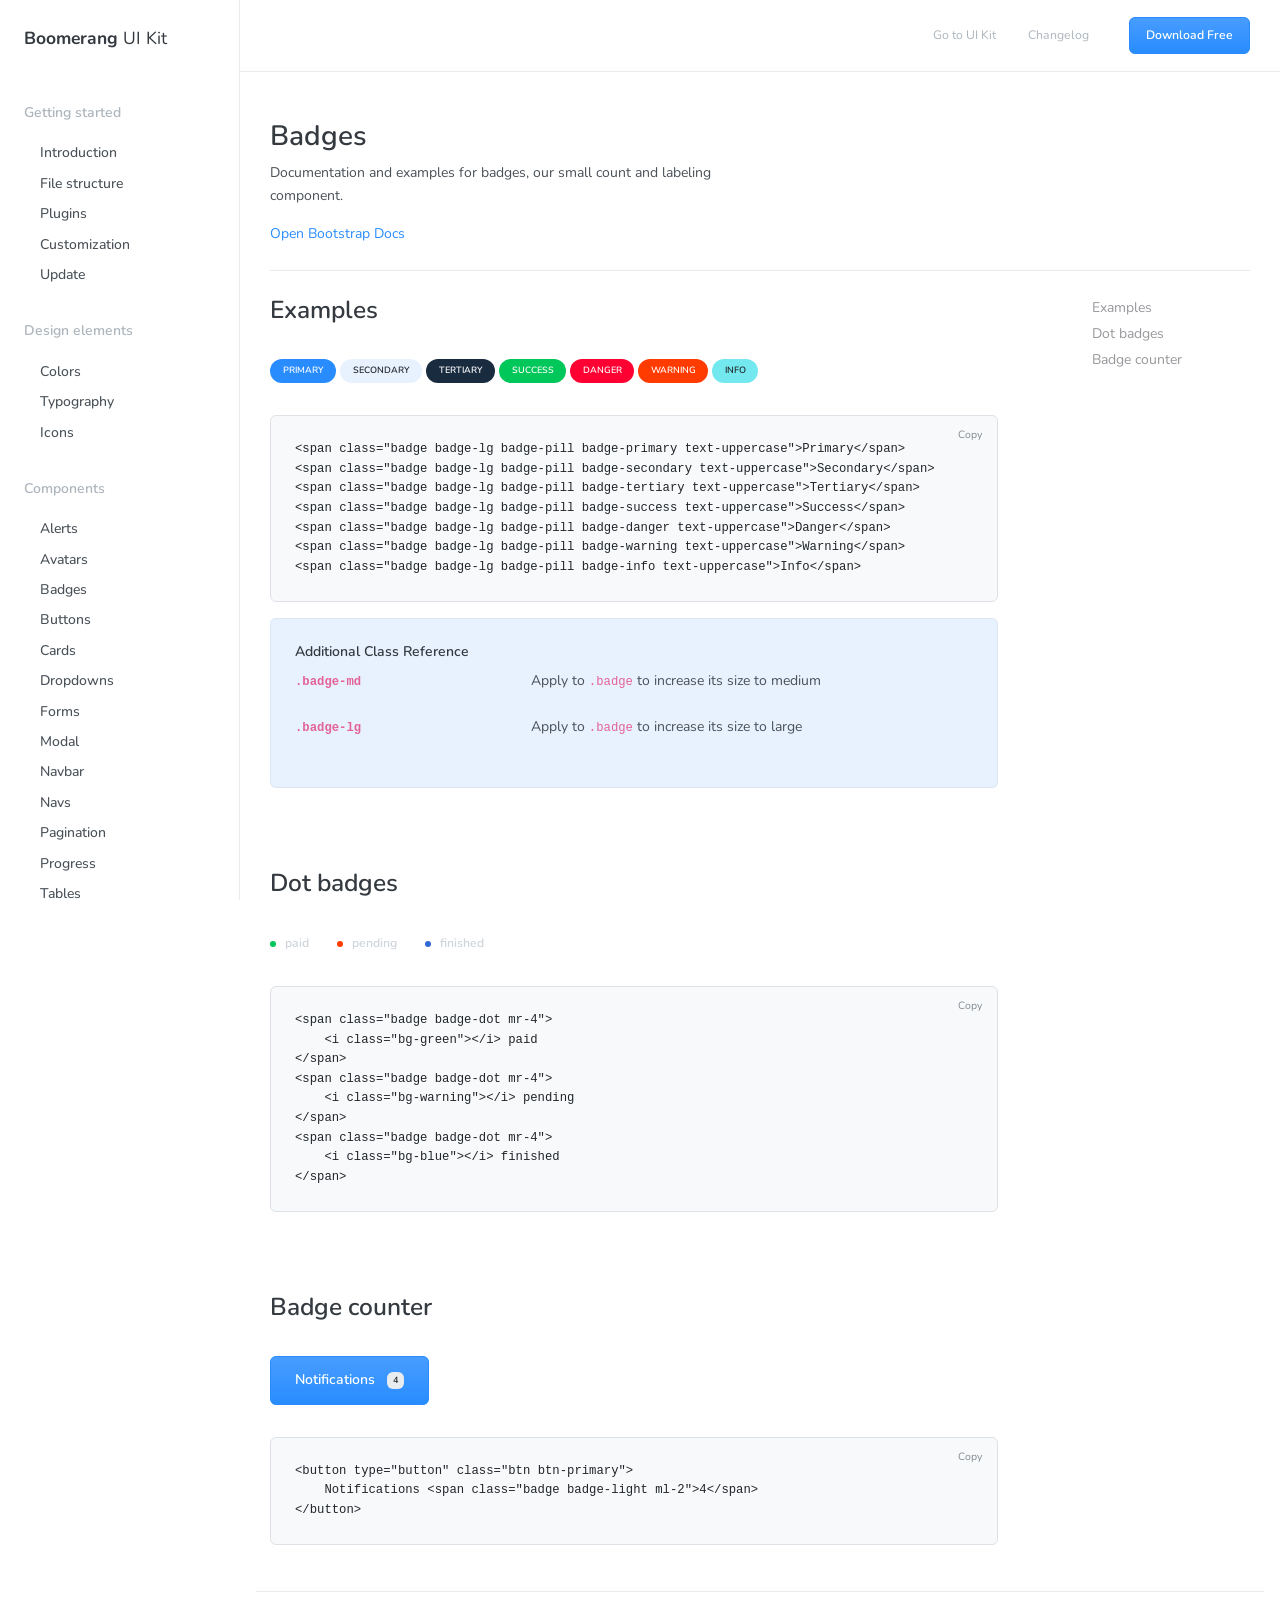
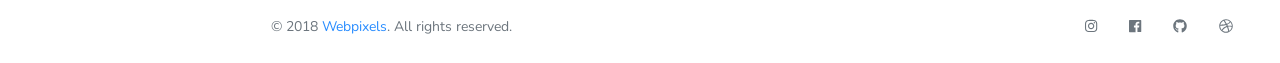
<file: docs/badges.html>
<!DOCTYPE html>
<html>
  <head>
    <meta charset="utf-8">
    <meta name="viewport" content="width=device-width, initial-scale=1, shrink-to-fit=no">
    <meta name="description" content="Probably the most complete UI kit out there. Multiple functionalities and controls added,  extended color palette and beautiful typography, designed as its own extended version of Bootstrap at  the highest level of quality.                             ">
    <meta name="author" content="Webpixels">
    <title>Boomerang UI Kit - Free Bootstrap Framework by Webpixels</title>
    <!-- Fonts -->
    <link href="https://fonts.googleapis.com/css?family=Nunito:400,600,700,800|Roboto:400,500,700" rel="stylesheet">
    <!-- Plugins -->
    <link rel="stylesheet" href="../assets/vendor/animate/animate.min.css" type="text/css">
    <!-- Theme CSS -->
    <link type="text/css" href="../assets/css/theme.css" rel="stylesheet">
    <!-- Demo CSS - No need to use these in your project -->
    <link rel="stylesheet" href="../assets/vendor/jquery-scrollbar/css/jquery-scrollbar.css">
    <link type="text/css" href="../assets/vendor/highlight/css/highlight.min.css" rel="stylesheet">
    <link type="text/css" href="../assets/css/demo.css" rel="stylesheet">
  </head>
  <body>
    <main class="main">
      <aside class="sidebar" id="nav_docs">
        <div class="sidebar-brand">
          <h1 class="font-weight-400"><a href="../"><span class="font-weight-700">Boomerang</span> UI Kit</a></h1>
        </div>
        <div class="scrollbar-inner">
          <ul class="navigation pr-3">
            <li class="navigation-title">Getting started</li>
            <li class="navigation-item">
              <a href="introduction.html" class="navigation-link">Introduction</a>
            </li>
            <li class="navigation-item">
              <a href="file-structure.html" class="navigation-link">File structure</a>
            </li>
            <li class="navigation-item">
              <a href="plugins.html" class="navigation-link">Plugins</a>
            </li>
            <li class="navigation-item">
              <a href="customization.html" class="navigation-link">Customization</a>
            </li>
            <li class="navigation-item">
              <a href="update.html" class="navigation-link">Update</a>
            </li>
            <li class="navigation-title">Design elements</li>
            <li class="navigation-item">
              <a href="colors.html" class="navigation-link">Colors</a>
            </li>
            <li class="navigation-item">
              <a href="typography.html" class="navigation-link">Typography</a>
            </li>
            <li class="navigation-item">
              <a href="icons.html" class="navigation-link">Icons</a>
            </li>
            <li class="navigation-title">Components</li>
            <li class="navigation-item">
              <a href="alerts.html" class="navigation-link">Alerts</a>
            </li>
            <li class="navigation-item">
              <a href="avatars.html" class="navigation-link">Avatars</a>
            </li>
            <li class="navigation-item">
              <a href="badges.html" class="navigation-link">Badges</a>
            </li>
            <li class="navigation-item">
              <a href="buttons.html" class="navigation-link">Buttons</a>
            </li>
            <li class="navigation-item">
              <a href="cards.html" class="navigation-link">Cards</a>
            </li>
            <li class="navigation-item">
              <a href="dropdowns.html" class="navigation-link">Dropdowns</a>
            </li>
            <li class="navigation-item">
              <a href="forms.html" class="navigation-link">Forms</a>
            </li>
            <li class="navigation-item">
              <a href="modal.html" class="navigation-link">Modal</a>
            </li>
            <li class="navigation-item">
              <a href="navbar.html" class="navigation-link">Navbar</a>
            </li>
            <li class="navigation-item">
              <a href="navs.html" class="navigation-link">Navs</a>
            </li>
            <li class="navigation-item">
              <a href="pagination.html" class="navigation-link">Pagination</a>
            </li>
            <li class="navigation-item">
              <a href="progress.html" class="navigation-link">Progress</a>
            </li>
            <li class="navigation-item">
              <a href="tables.html" class="navigation-link">Tables</a>
            </li>
            <li class="navigation-item">
              <a href="tooltips.html" class="navigation-link">Tooltips</a>
            </li>
          </ul>
        </div>
      </aside>
      <section class="content">
        <div class="header">
          <div class="navigation-trigger d-xl-none" data-action="aside-open" data-target=".sidebar">
            <div class="navigation-trigger-inner">
              <i class="navigation-trigger-line"></i>
              <i class="navigation-trigger-line"></i>
              <i class="navigation-trigger-line"></i>
            </div>
          </div>
          <div class="header-brand d-xl-none">
            <h1><a href="index.html">Boomerang UI Kit</a></h1>
          </div>
          <div class="header-nav ml-auto">
            <ul class="nav align-items-center">
              <li class="nav-item d-none d-md-inline-block">
                <a class="nav-link pl-0 active" href="../">Go to UI Kit</a>
              </li>
              <li class="nav-item d-none d-md-inline-block">
                <a class="nav-link" href="../docs/changelog.html">Changelog</a>
              </li>
              <li class="nav-item ml-4">
                <a href="https://github.com/webpixels/boomerang-ui-kit/archive/master.zip" class="btn btn-sm btn-primary">Download Free</a>
              </li>
            </ul>
          </div>
        </div>
        <div class="content-inner content-docs">
          <div class="container">
            <div class="pt-3 pb-4 mb-4 border-bottom">
              <div class="row">
                <div class="col-lg-6">
                  <h2 class="heading h2 font-weight-bold">Badges</h2>
                  <p>Documentation and examples for badges, our small count and labeling component.</p>
                  <a href="http://getbootstrap.com/docs/4.0/components/badge" target="_blank">Open Bootstrap Docs</a>
                </div>
              </div>
            </div>
            <div class="row">
              <div class="col-lg-9">
                <h3 id="examples">Examples</h3>
                <div class="code-example">
                  <span class="badge badge-lg badge-pill badge-primary text-uppercase">Primary</span>
                  <span class="badge badge-lg badge-pill badge-secondary text-uppercase">Secondary</span>
                  <span class="badge badge-lg badge-pill badge-tertiary text-uppercase">Tertiary</span>
                  <span class="badge badge-lg badge-pill badge-success text-uppercase">Success</span>
                  <span class="badge badge-lg badge-pill badge-danger text-uppercase">Danger</span>
                  <span class="badge badge-lg badge-pill badge-warning text-uppercase">Warning</span>
                  <span class="badge badge-lg badge-pill badge-info text-uppercase">Info</span>
                </div>
                <div class="highlight">
                  <pre><code class="language-html" data-lang="html"><span class="nt">&lt;span</span> <span class="na">class=</span><span class="s">"badge badge-lg badge-pill badge-primary text-uppercase"</span><span class="nt">&gt;</span>Primary<span class="nt">&lt;/span&gt;</span>
<span class="nt">&lt;span</span> <span class="na">class=</span><span class="s">"badge badge-lg badge-pill badge-secondary text-uppercase"</span><span class="nt">&gt;</span>Secondary<span class="nt">&lt;/span&gt;</span>
<span class="nt">&lt;span</span> <span class="na">class=</span><span class="s">"badge badge-lg badge-pill badge-tertiary text-uppercase"</span><span class="nt">&gt;</span>Tertiary<span class="nt">&lt;/span&gt;</span>
<span class="nt">&lt;span</span> <span class="na">class=</span><span class="s">"badge badge-lg badge-pill badge-success text-uppercase"</span><span class="nt">&gt;</span>Success<span class="nt">&lt;/span&gt;</span>
<span class="nt">&lt;span</span> <span class="na">class=</span><span class="s">"badge badge-lg badge-pill badge-danger text-uppercase"</span><span class="nt">&gt;</span>Danger<span class="nt">&lt;/span&gt;</span>
<span class="nt">&lt;span</span> <span class="na">class=</span><span class="s">"badge badge-lg badge-pill badge-warning text-uppercase"</span><span class="nt">&gt;</span>Warning<span class="nt">&lt;/span&gt;</span>
<span class="nt">&lt;span</span> <span class="na">class=</span><span class="s">"badge badge-lg badge-pill badge-info text-uppercase"</span><span class="nt">&gt;</span>Info<span class="nt">&lt;/span&gt;</span></code></pre>
                </div>
                <div class="card bg-secondary">
                  <div class="card-body">
                    <h6 class="title-decorative">Additional Class Reference</h6>
                    <dl class="row justfiy-content-between">
                      <dt class="col-4"><code>.badge-md</code>
                      </dt>
                      <dd class="col-8">Apply to <code>.badge</code> to increase its size to medium</dd>
                    </dl>
                    <dl class="row justfiy-content-between">
                      <dt class="col-4"><code>.badge-lg</code>
                      </dt>
                      <dd class="col-8">Apply to <code>.badge</code> to increase its size to large</dd>
                    </dl>
                  </div>
                </div>
                <h3 id="dot-badges">Dot badges</h3>
                <div class="code-example">
                  <span class="badge badge-dot mr-4">
                    <i class="bg-green"></i> paid
                  </span>
                  <span class="badge badge-dot mr-4">
                    <i class="bg-warning"></i> pending
                  </span>
                  <span class="badge badge-dot mr-4">
                    <i class="bg-blue"></i> finished
                  </span>
                </div>
                <div class="highlight">
                  <pre><code class="language-html" data-lang="html"><span class="nt">&lt;span</span> <span class="na">class=</span><span class="s">"badge badge-dot mr-4"</span><span class="nt">&gt;</span>
    <span class="nt">&lt;i</span> <span class="na">class=</span><span class="s">"bg-green"</span><span class="nt">&gt;&lt;/i&gt;</span> paid
<span class="nt">&lt;/span&gt;</span>
<span class="nt">&lt;span</span> <span class="na">class=</span><span class="s">"badge badge-dot mr-4"</span><span class="nt">&gt;</span>
    <span class="nt">&lt;i</span> <span class="na">class=</span><span class="s">"bg-warning"</span><span class="nt">&gt;&lt;/i&gt;</span> pending
<span class="nt">&lt;/span&gt;</span>
<span class="nt">&lt;span</span> <span class="na">class=</span><span class="s">"badge badge-dot mr-4"</span><span class="nt">&gt;</span>
    <span class="nt">&lt;i</span> <span class="na">class=</span><span class="s">"bg-blue"</span><span class="nt">&gt;&lt;/i&gt;</span> finished
<span class="nt">&lt;/span&gt;</span></code></pre>
                </div>
                <h3 id="badge-counter">Badge counter</h3>
                <div class="code-example">
                  <button type="button" class="btn btn-primary">
                    Notifications <span class="badge badge-light ml-2">4</span>
                  </button>
                </div>
                <div class="highlight">
                  <pre><code class="language-html" data-lang="html"><span class="nt">&lt;button</span> <span class="na">type=</span><span class="s">"button"</span> <span class="na">class=</span><span class="s">"btn btn-primary"</span><span class="nt">&gt;</span>
    Notifications <span class="nt">&lt;span</span> <span class="na">class=</span><span class="s">"badge badge-light ml-2"</span><span class="nt">&gt;</span>4<span class="nt">&lt;/span&gt;</span>
<span class="nt">&lt;/button&gt;</span></code></pre>
                </div>
              </div>
              <div class="col-lg-3 d-none d-lg-inline-block">
                <div class="sidebar-sticky" data-stick-in-parent="true">
                  <ul class="section-nav">
                    <li class="toc-entry toc-h3"><a href="#examples">Examples</a></li>
                    <li class="toc-entry toc-h3"><a href="#dot-badges">Dot badges</a></li>
                    <li class="toc-entry toc-h3"><a href="#badge-counter">Badge counter</a></li>
                  </ul>
                </div>
              </div>
            </div>
          </div>
        </div>
        <footer class="px-3 footer bg-white">
          <div class="container ">
            <div class="row align-items-center py-3 border-top">
              <div class="col-lg-6 text-center text-lg-left mb-2 mb-lg-0">
                &copy; 2018 <a href="https://webpixels.io/" target="_blank">Webpixels</a>. All rights reserved.
              </div>
              <div class="col-lg-6 text-center text-lg-right">
                <ul class="nav justify-content-center justify-content-lg-end">
                  <li class="nav-item">
                    <a class="nav-link active" href="https://instagram.com/webpixelsofficial" target="_blank"><i class="fab fa-instagram"></i></a>
                  </li>
                  <li class="nav-item">
                    <a class="nav-link" href="https://facebook.com/webpixels" target="_blank"><i class="fab fa-facebook"></i></a>
                  </li>
                  <li class="nav-item">
                    <a class="nav-link" href="https://github.com/webpixels" target="_blank"><i class="fab fa-github"></i></a>
                  </li>
                  <li class="nav-item">
                    <a class="nav-link" href="https://dribbble.com/webpixels" target="_blank"><i class="fab fa-dribbble"></i></a>
                  </li>
                </ul>
              </div>
            </div>
          </div>
        </footer>
      </section>
    </main>
    <!-- Core -->
    <script src="../assets/vendor/jquery/jquery.min.js"></script>
    <script src="../assets/vendor/popper/popper.min.js"></script>
    <script src="../assets/js/bootstrap/bootstrap.min.js"></script>
    <!-- FontAwesome 5 -->
    <script src="../assets/vendor/fontawesome/js/fontawesome-all.min.js" defer></script>
    <!-- Scripts used only for this demo only - Remove these in your project -->
    <script src="../assets/vendor/jquery-scrollbar/js/jquery-scrollbar.min.js"></script>
    <script src="../assets/vendor/jquery-scrollLock/jquery-scrollLock.min.js"></script>
    <script src="../assets/vendor/sticky-kit/sticky-kit.min.js"></script>
    <script src="../assets/vendor/highlight/js/highlight.min.js"></script>
    <script src="../assets/vendor/clipboard-js/clipboard.min.js"></script>
    <script src="../assets/vendor/holderjs/holder.min.js"></script>
    <script src="../assets/js/demo.js"></script>
    <!-- Theme JS -->
    <script src="../assets/js/theme.js"></script>
  </body>
</html>
</file>
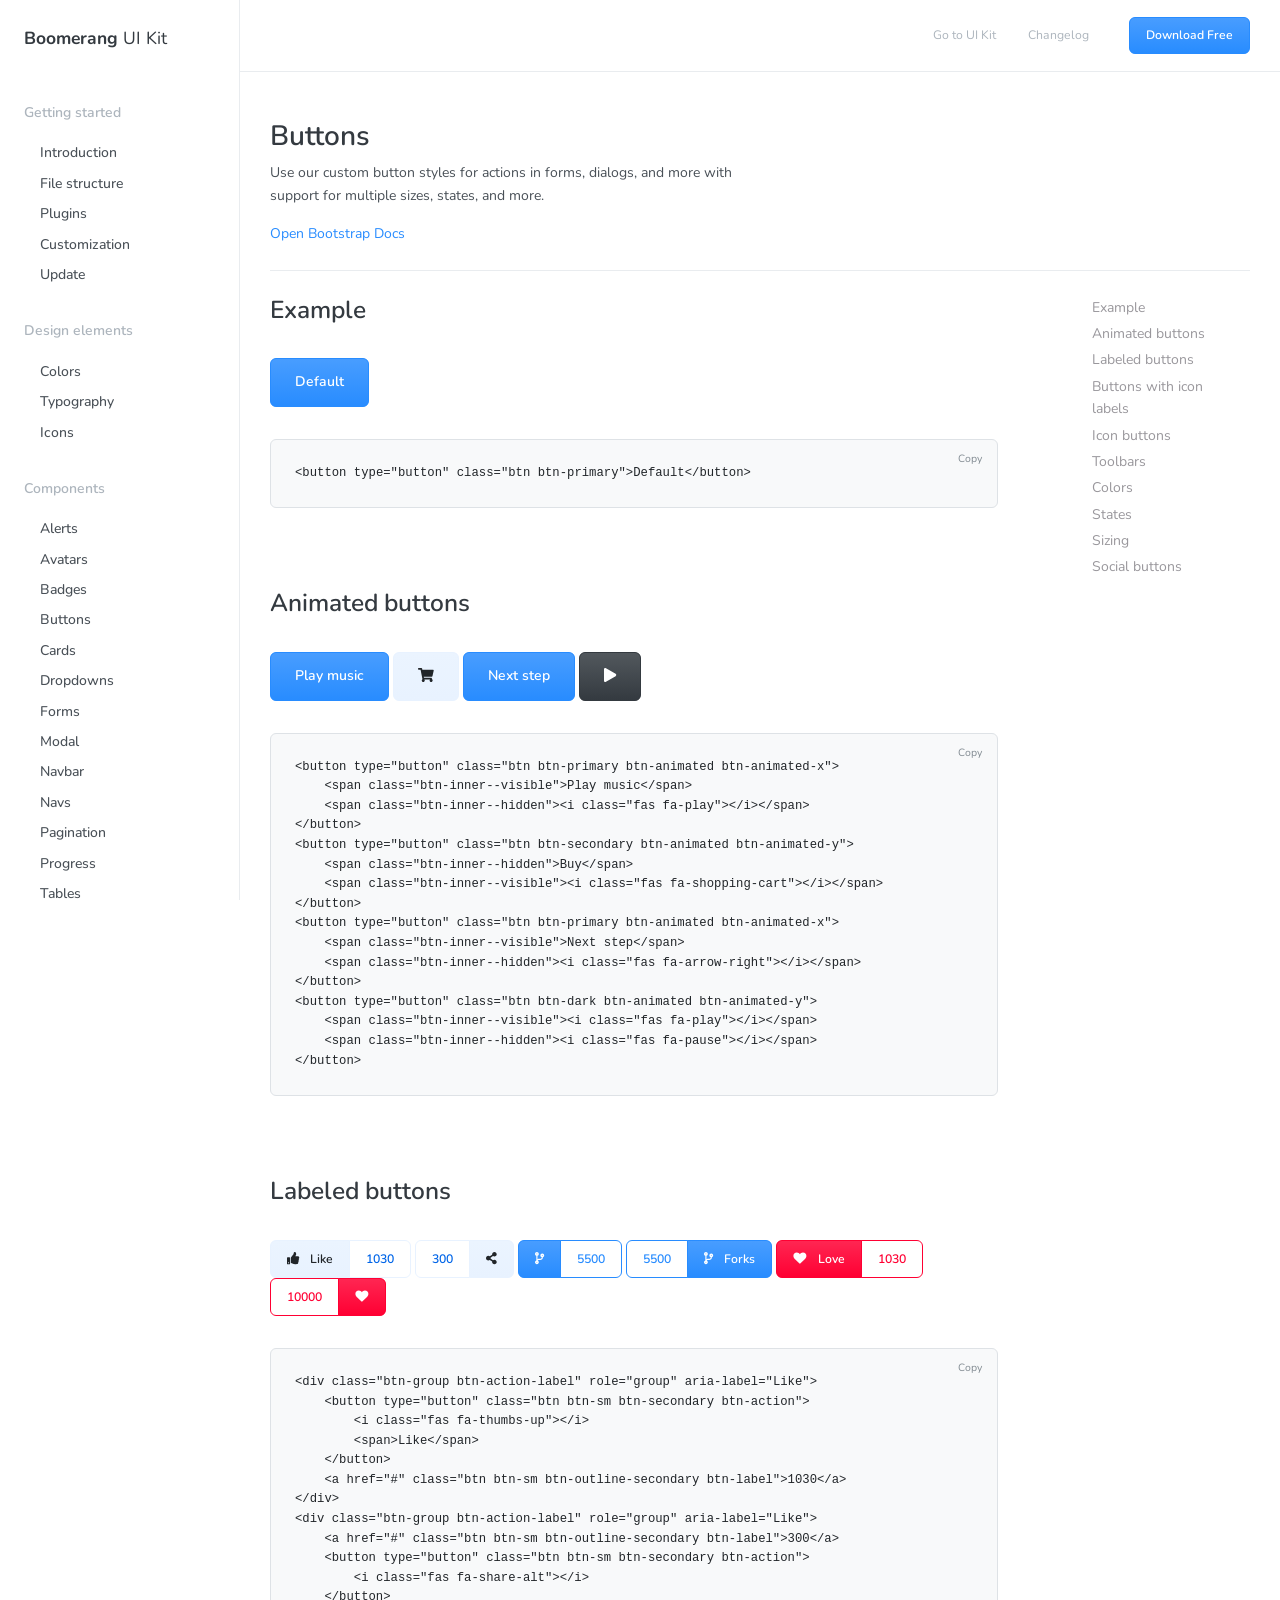
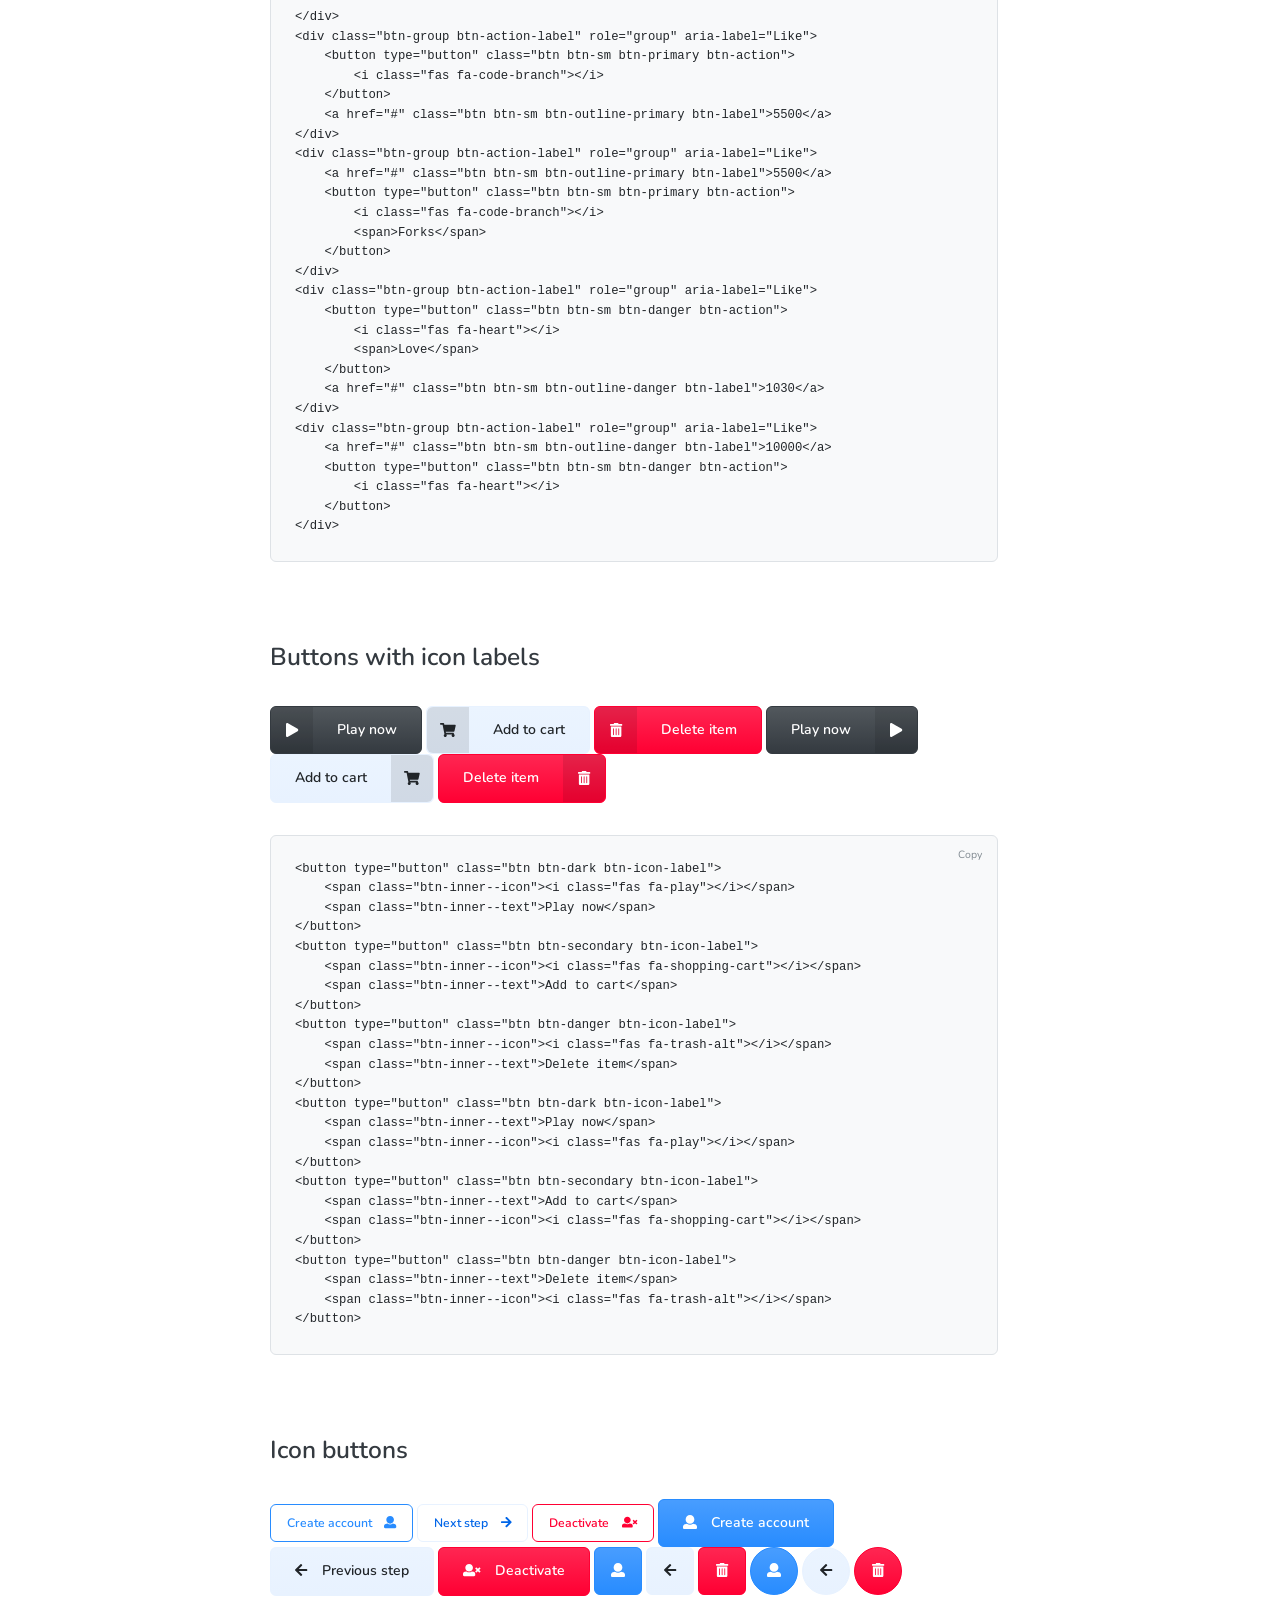
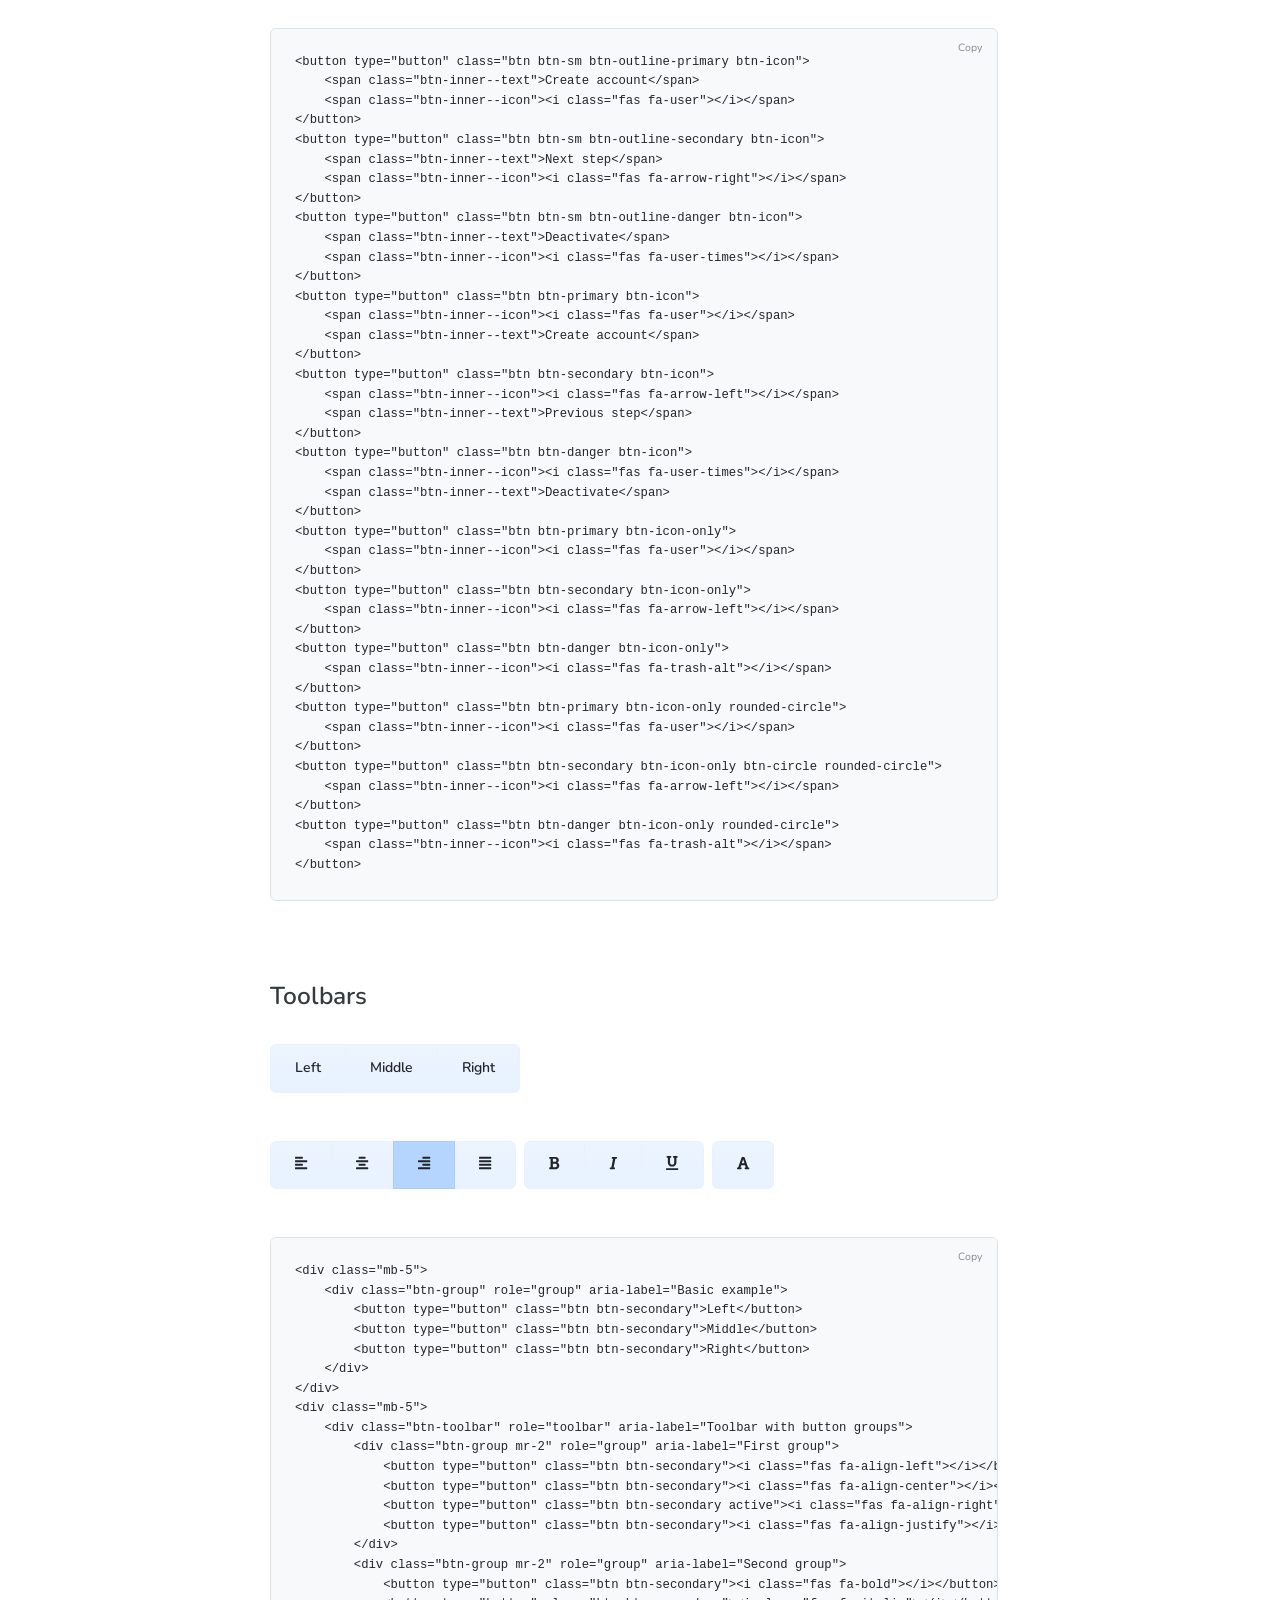
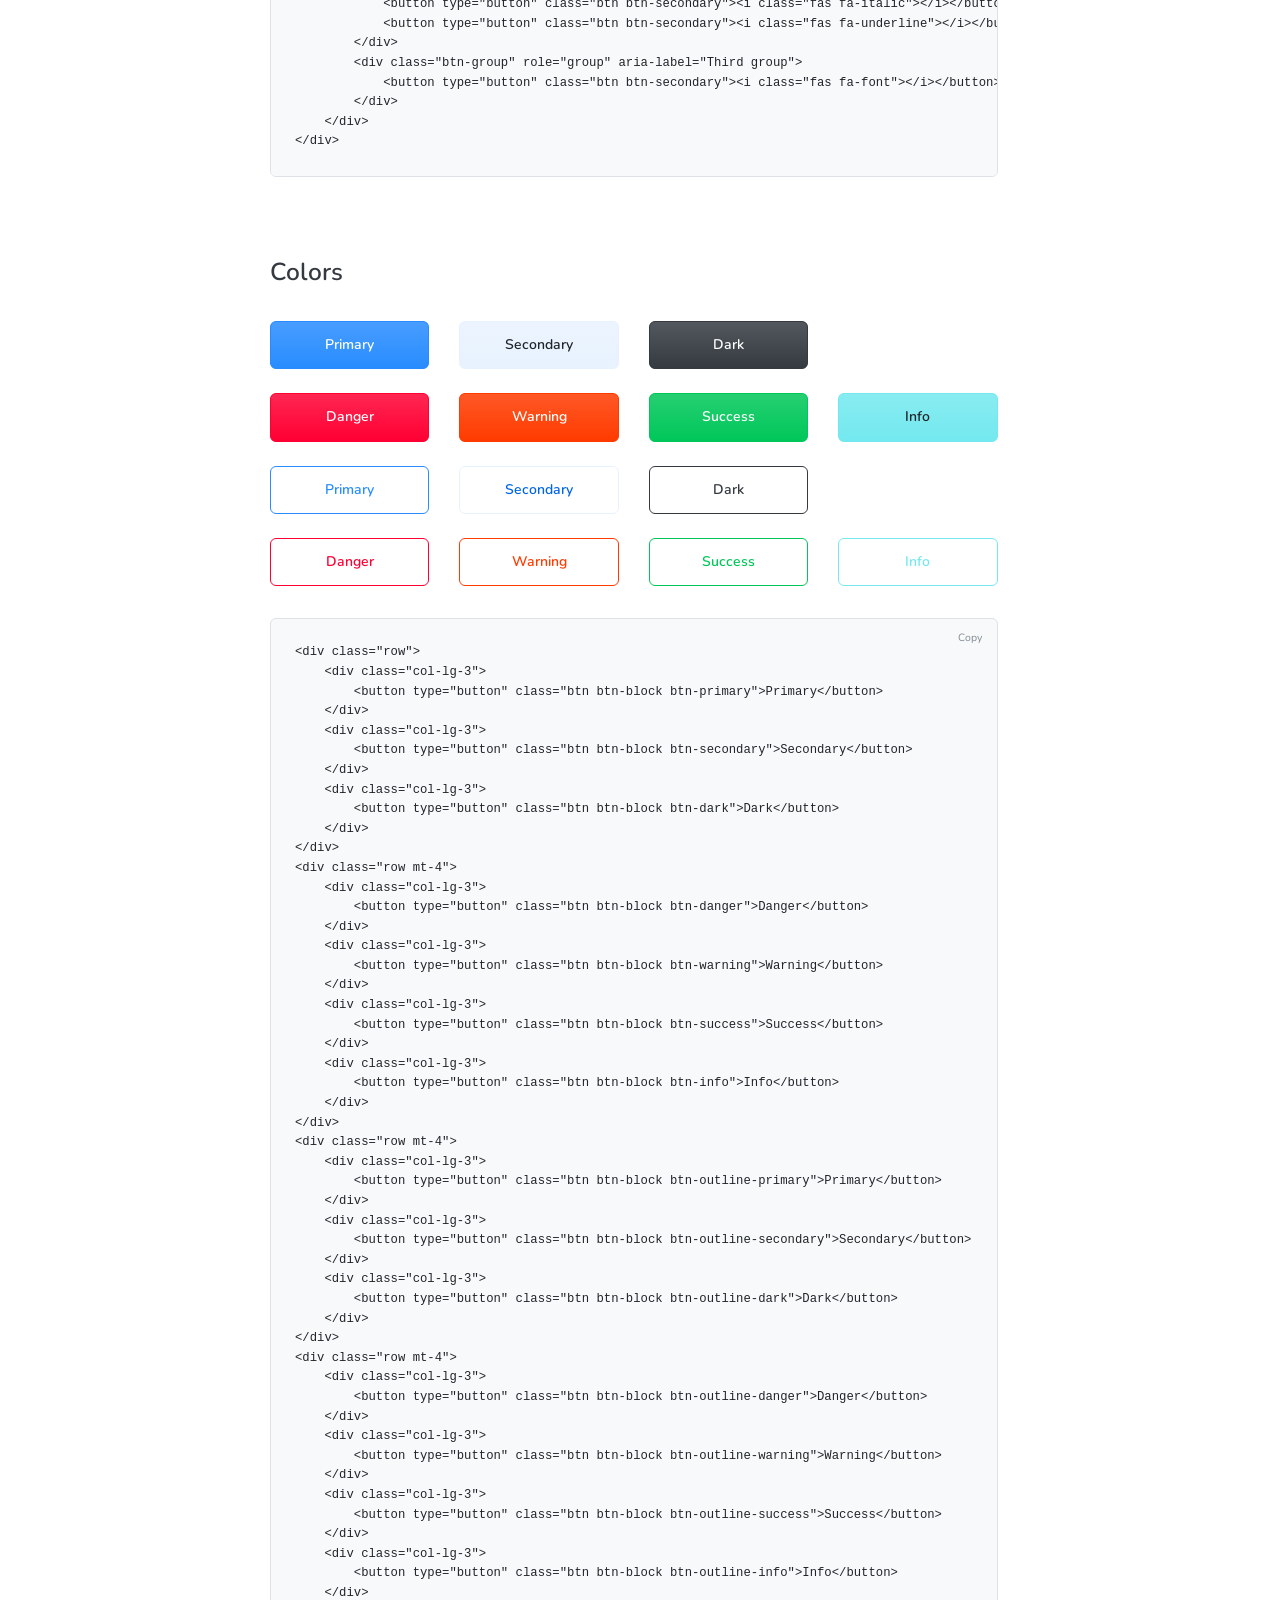
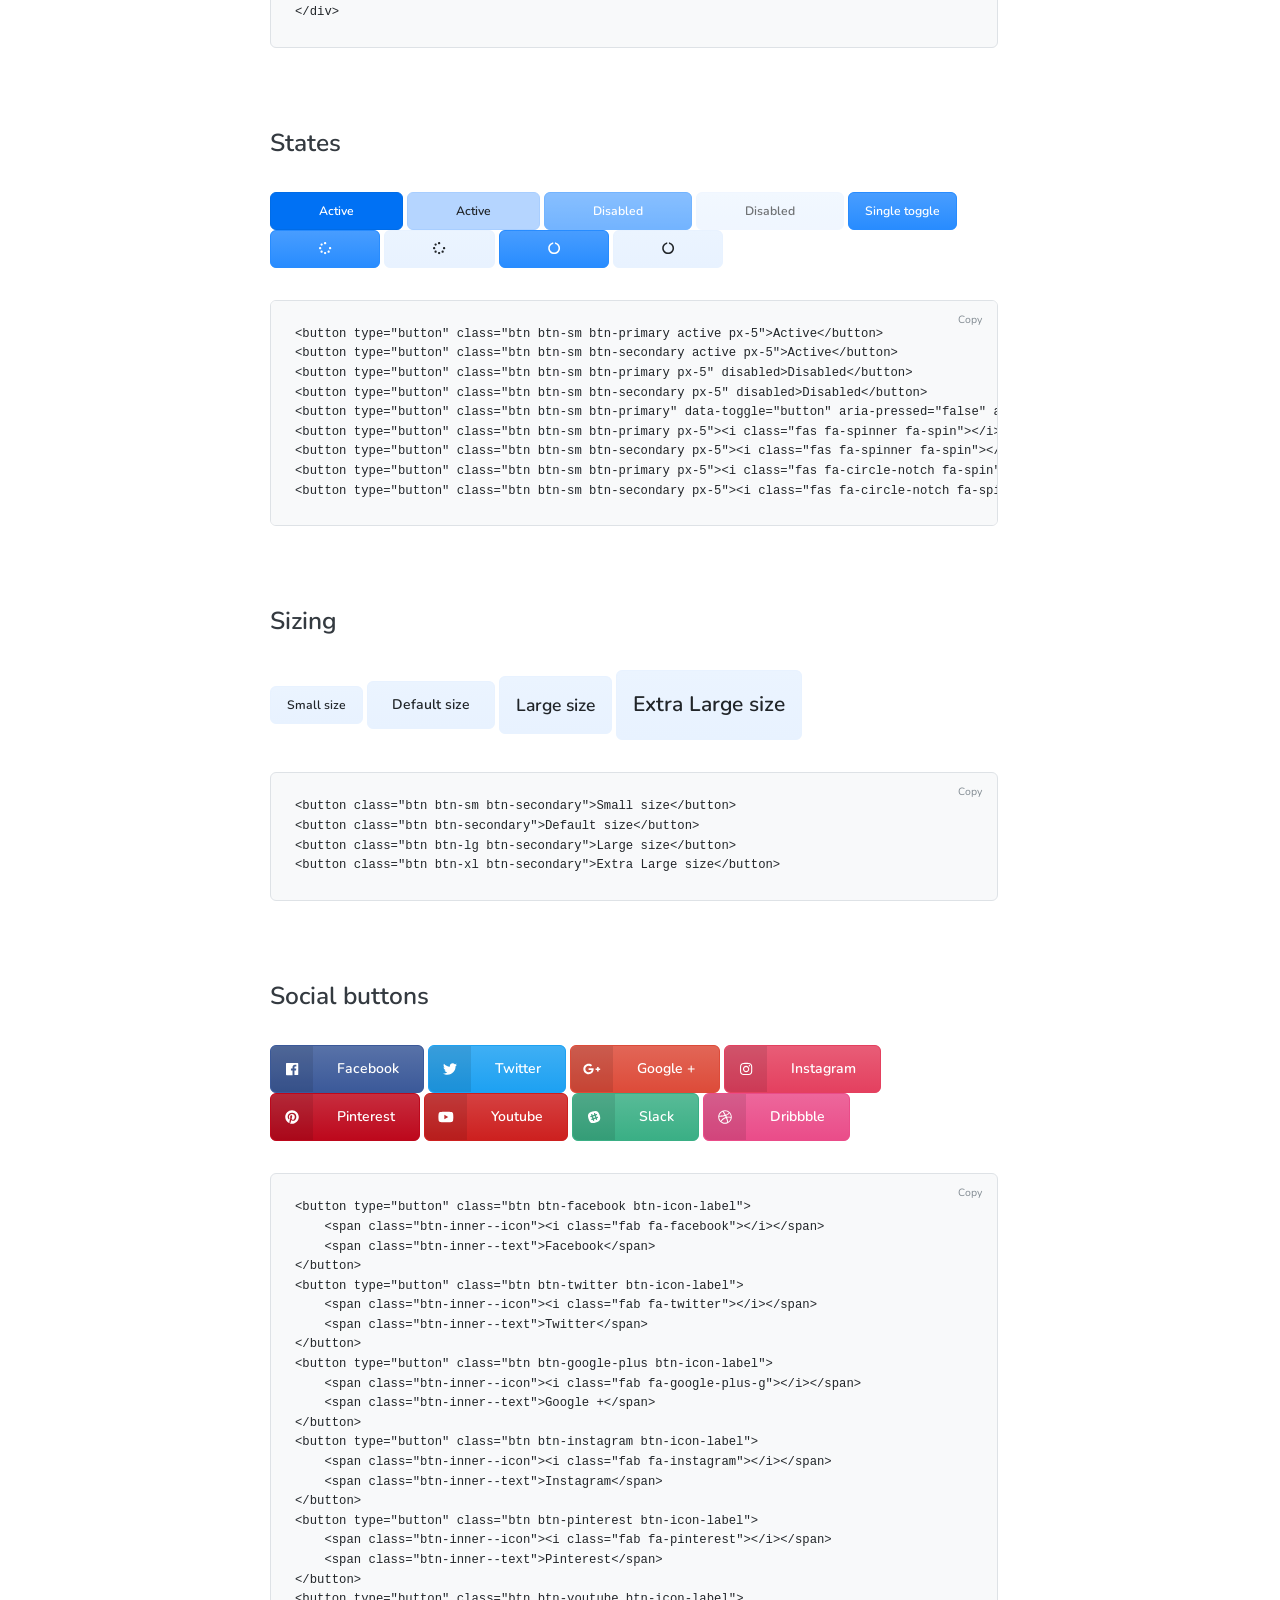
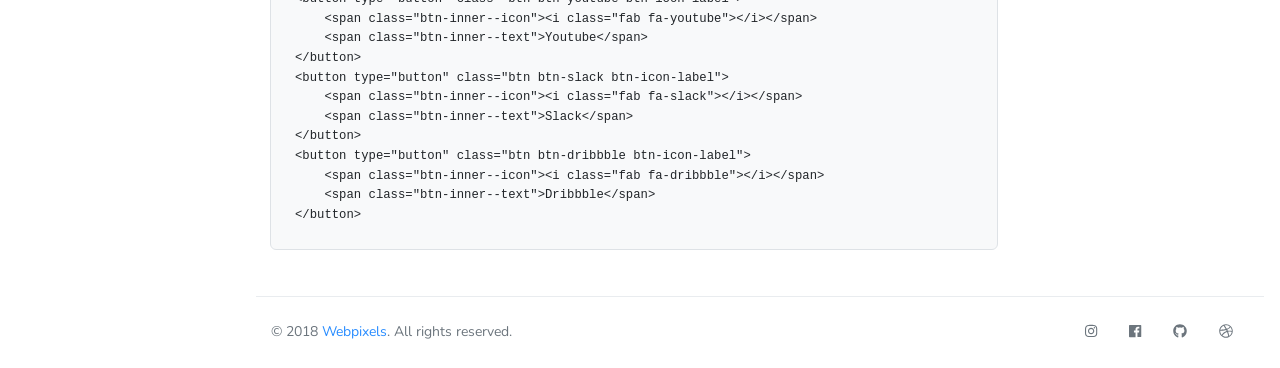
<file: docs/buttons.html>
<!DOCTYPE html>
<html>
  <head>
    <meta charset="utf-8">
    <meta name="viewport" content="width=device-width, initial-scale=1, shrink-to-fit=no">
    <meta name="description" content="Probably the most complete UI kit out there. Multiple functionalities and controls added,  extended color palette and beautiful typography, designed as its own extended version of Bootstrap at  the highest level of quality.                             ">
    <meta name="author" content="Webpixels">
    <title>Boomerang UI Kit - Free Bootstrap Framework by Webpixels</title>
    <!-- Fonts -->
    <link href="https://fonts.googleapis.com/css?family=Nunito:400,600,700,800|Roboto:400,500,700" rel="stylesheet">
    <!-- Plugins -->
    <link rel="stylesheet" href="../assets/vendor/animate/animate.min.css" type="text/css">
    <!-- Theme CSS -->
    <link type="text/css" href="../assets/css/theme.css" rel="stylesheet">
    <!-- Demo CSS - No need to use these in your project -->
    <link rel="stylesheet" href="../assets/vendor/jquery-scrollbar/css/jquery-scrollbar.css">
    <link type="text/css" href="../assets/vendor/highlight/css/highlight.min.css" rel="stylesheet">
    <link type="text/css" href="../assets/css/demo.css" rel="stylesheet">
  </head>
  <body>
    <main class="main">
      <aside class="sidebar" id="nav_docs">
        <div class="sidebar-brand">
          <h1 class="font-weight-400"><a href="../"><span class="font-weight-700">Boomerang</span> UI Kit</a></h1>
        </div>
        <div class="scrollbar-inner">
          <ul class="navigation pr-3">
            <li class="navigation-title">Getting started</li>
            <li class="navigation-item">
              <a href="introduction.html" class="navigation-link">Introduction</a>
            </li>
            <li class="navigation-item">
              <a href="file-structure.html" class="navigation-link">File structure</a>
            </li>
            <li class="navigation-item">
              <a href="plugins.html" class="navigation-link">Plugins</a>
            </li>
            <li class="navigation-item">
              <a href="customization.html" class="navigation-link">Customization</a>
            </li>
            <li class="navigation-item">
              <a href="update.html" class="navigation-link">Update</a>
            </li>
            <li class="navigation-title">Design elements</li>
            <li class="navigation-item">
              <a href="colors.html" class="navigation-link">Colors</a>
            </li>
            <li class="navigation-item">
              <a href="typography.html" class="navigation-link">Typography</a>
            </li>
            <li class="navigation-item">
              <a href="icons.html" class="navigation-link">Icons</a>
            </li>
            <li class="navigation-title">Components</li>
            <li class="navigation-item">
              <a href="alerts.html" class="navigation-link">Alerts</a>
            </li>
            <li class="navigation-item">
              <a href="avatars.html" class="navigation-link">Avatars</a>
            </li>
            <li class="navigation-item">
              <a href="badges.html" class="navigation-link">Badges</a>
            </li>
            <li class="navigation-item">
              <a href="buttons.html" class="navigation-link">Buttons</a>
            </li>
            <li class="navigation-item">
              <a href="cards.html" class="navigation-link">Cards</a>
            </li>
            <li class="navigation-item">
              <a href="dropdowns.html" class="navigation-link">Dropdowns</a>
            </li>
            <li class="navigation-item">
              <a href="forms.html" class="navigation-link">Forms</a>
            </li>
            <li class="navigation-item">
              <a href="modal.html" class="navigation-link">Modal</a>
            </li>
            <li class="navigation-item">
              <a href="navbar.html" class="navigation-link">Navbar</a>
            </li>
            <li class="navigation-item">
              <a href="navs.html" class="navigation-link">Navs</a>
            </li>
            <li class="navigation-item">
              <a href="pagination.html" class="navigation-link">Pagination</a>
            </li>
            <li class="navigation-item">
              <a href="progress.html" class="navigation-link">Progress</a>
            </li>
            <li class="navigation-item">
              <a href="tables.html" class="navigation-link">Tables</a>
            </li>
            <li class="navigation-item">
              <a href="tooltips.html" class="navigation-link">Tooltips</a>
            </li>
          </ul>
        </div>
      </aside>
      <section class="content">
        <div class="header">
          <div class="navigation-trigger d-xl-none" data-action="aside-open" data-target=".sidebar">
            <div class="navigation-trigger-inner">
              <i class="navigation-trigger-line"></i>
              <i class="navigation-trigger-line"></i>
              <i class="navigation-trigger-line"></i>
            </div>
          </div>
          <div class="header-brand d-xl-none">
            <h1><a href="index.html">Boomerang UI Kit</a></h1>
          </div>
          <div class="header-nav ml-auto">
            <ul class="nav align-items-center">
              <li class="nav-item d-none d-md-inline-block">
                <a class="nav-link pl-0 active" href="../">Go to UI Kit</a>
              </li>
              <li class="nav-item d-none d-md-inline-block">
                <a class="nav-link" href="../docs/changelog.html">Changelog</a>
              </li>
              <li class="nav-item ml-4">
                <a href="https://github.com/webpixels/boomerang-ui-kit/archive/master.zip" class="btn btn-sm btn-primary">Download Free</a>
              </li>
            </ul>
          </div>
        </div>
        <div class="content-inner content-docs">
          <div class="container">
            <div class="pt-3 pb-4 mb-4 border-bottom">
              <div class="row">
                <div class="col-lg-6">
                  <h2 class="heading h2 font-weight-bold">Buttons</h2>
                  <p>Use our custom button styles for actions in forms, dialogs, and more with support for multiple sizes, states, and more.</p>
                  <a href="http://getbootstrap.com/docs/4.0/components/buttons" target="_blank">Open Bootstrap Docs</a>
                </div>
              </div>
            </div>
            <div class="row">
              <div class="col-lg-9">
                <h3 id="example">Example</h3>
                <div class="code-example">
                  <button type="button" class="btn btn-primary">Default</button>
                </div>
                <div class="highlight">
                  <pre><code class="language-html" data-lang="html"><span class="nt">&lt;button</span> <span class="na">type=</span><span class="s">"button"</span> <span class="na">class=</span><span class="s">"btn btn-primary"</span><span class="nt">&gt;</span>Default<span class="nt">&lt;/button&gt;</span></code></pre>
                </div>
                <h3 id="animated-buttons">Animated buttons</h3>
                <div class="code-example">
                  <button type="button" class="btn btn-primary btn-animated btn-animated-x">
                    <span class="btn-inner--visible">Play music</span>
                    <span class="btn-inner--hidden"><i class="fas fa-play"></i></span>
                  </button>
                  <button type="button" class="btn btn-secondary btn-animated btn-animated-y">
                    <span class="btn-inner--hidden">Buy</span>
                    <span class="btn-inner--visible"><i class="fas fa-shopping-cart"></i></span>
                  </button>
                  <button type="button" class="btn btn-primary btn-animated btn-animated-x">
                    <span class="btn-inner--visible">Next step</span>
                    <span class="btn-inner--hidden"><i class="fas fa-arrow-right"></i></span>
                  </button>
                  <button type="button" class="btn btn-dark btn-animated btn-animated-y">
                    <span class="btn-inner--visible"><i class="fas fa-play"></i></span>
                    <span class="btn-inner--hidden"><i class="fas fa-pause"></i></span>
                  </button>
                </div>
                <div class="highlight">
                  <pre><code class="language-html" data-lang="html"><span class="nt">&lt;button</span> <span class="na">type=</span><span class="s">"button"</span> <span class="na">class=</span><span class="s">"btn btn-primary btn-animated btn-animated-x"</span><span class="nt">&gt;</span>
    <span class="nt">&lt;span</span> <span class="na">class=</span><span class="s">"btn-inner--visible"</span><span class="nt">&gt;</span>Play music<span class="nt">&lt;/span&gt;</span>
    <span class="nt">&lt;span</span> <span class="na">class=</span><span class="s">"btn-inner--hidden"</span><span class="nt">&gt;&lt;i</span> <span class="na">class=</span><span class="s">"fas fa-play"</span><span class="nt">&gt;&lt;/i&gt;&lt;/span&gt;</span>
<span class="nt">&lt;/button&gt;</span>
<span class="nt">&lt;button</span> <span class="na">type=</span><span class="s">"button"</span> <span class="na">class=</span><span class="s">"btn btn-secondary btn-animated btn-animated-y"</span><span class="nt">&gt;</span>
    <span class="nt">&lt;span</span> <span class="na">class=</span><span class="s">"btn-inner--hidden"</span><span class="nt">&gt;</span>Buy<span class="nt">&lt;/span&gt;</span>
    <span class="nt">&lt;span</span> <span class="na">class=</span><span class="s">"btn-inner--visible"</span><span class="nt">&gt;&lt;i</span> <span class="na">class=</span><span class="s">"fas fa-shopping-cart"</span><span class="nt">&gt;&lt;/i&gt;&lt;/span&gt;</span>
<span class="nt">&lt;/button&gt;</span>
<span class="nt">&lt;button</span> <span class="na">type=</span><span class="s">"button"</span> <span class="na">class=</span><span class="s">"btn btn-primary btn-animated btn-animated-x"</span><span class="nt">&gt;</span>
    <span class="nt">&lt;span</span> <span class="na">class=</span><span class="s">"btn-inner--visible"</span><span class="nt">&gt;</span>Next step<span class="nt">&lt;/span&gt;</span>
    <span class="nt">&lt;span</span> <span class="na">class=</span><span class="s">"btn-inner--hidden"</span><span class="nt">&gt;&lt;i</span> <span class="na">class=</span><span class="s">"fas fa-arrow-right"</span><span class="nt">&gt;&lt;/i&gt;&lt;/span&gt;</span>
<span class="nt">&lt;/button&gt;</span>
<span class="nt">&lt;button</span> <span class="na">type=</span><span class="s">"button"</span> <span class="na">class=</span><span class="s">"btn btn-dark btn-animated btn-animated-y"</span><span class="nt">&gt;</span>
    <span class="nt">&lt;span</span> <span class="na">class=</span><span class="s">"btn-inner--visible"</span><span class="nt">&gt;&lt;i</span> <span class="na">class=</span><span class="s">"fas fa-play"</span><span class="nt">&gt;&lt;/i&gt;&lt;/span&gt;</span>
    <span class="nt">&lt;span</span> <span class="na">class=</span><span class="s">"btn-inner--hidden"</span><span class="nt">&gt;&lt;i</span> <span class="na">class=</span><span class="s">"fas fa-pause"</span><span class="nt">&gt;&lt;/i&gt;&lt;/span&gt;</span>
<span class="nt">&lt;/button&gt;</span></code></pre>
                </div>
                <h3 id="labeled-buttons">Labeled buttons</h3>
                <div class="code-example">
                  <div class="btn-group btn-action-label" role="group" aria-label="Like">
                    <button type="button" class="btn btn-sm btn-secondary btn-action">
                      <i class="fas fa-thumbs-up"></i>
                      <span>Like</span>
                    </button>
                    <a href="#" class="btn btn-sm btn-outline-secondary btn-label">1030</a>
                  </div>
                  <div class="btn-group btn-action-label" role="group" aria-label="Like">
                    <a href="#" class="btn btn-sm btn-outline-secondary btn-label">300</a>
                    <button type="button" class="btn btn-sm btn-secondary btn-action">
                      <i class="fas fa-share-alt"></i>
                    </button>
                  </div>
                  <div class="btn-group btn-action-label" role="group" aria-label="Like">
                    <button type="button" class="btn btn-sm btn-primary btn-action">
                      <i class="fas fa-code-branch"></i>
                    </button>
                    <a href="#" class="btn btn-sm btn-outline-primary btn-label">5500</a>
                  </div>
                  <div class="btn-group btn-action-label" role="group" aria-label="Like">
                    <a href="#" class="btn btn-sm btn-outline-primary btn-label">5500</a>
                    <button type="button" class="btn btn-sm btn-primary btn-action">
                      <i class="fas fa-code-branch"></i>
                      <span>Forks</span>
                    </button>
                  </div>
                  <div class="btn-group btn-action-label" role="group" aria-label="Like">
                    <button type="button" class="btn btn-sm btn-danger btn-action">
                      <i class="fas fa-heart"></i>
                      <span>Love</span>
                    </button>
                    <a href="#" class="btn btn-sm btn-outline-danger btn-label">1030</a>
                  </div>
                  <div class="btn-group btn-action-label" role="group" aria-label="Like">
                    <a href="#" class="btn btn-sm btn-outline-danger btn-label">10000</a>
                    <button type="button" class="btn btn-sm btn-danger btn-action">
                      <i class="fas fa-heart"></i>
                    </button>
                  </div>
                </div>
                <div class="highlight">
                  <pre><code class="language-html" data-lang="html"><span class="nt">&lt;div</span> <span class="na">class=</span><span class="s">"btn-group btn-action-label"</span> <span class="na">role=</span><span class="s">"group"</span> <span class="na">aria-label=</span><span class="s">"Like"</span><span class="nt">&gt;</span>
    <span class="nt">&lt;button</span> <span class="na">type=</span><span class="s">"button"</span> <span class="na">class=</span><span class="s">"btn btn-sm btn-secondary btn-action"</span><span class="nt">&gt;</span>
        <span class="nt">&lt;i</span> <span class="na">class=</span><span class="s">"fas fa-thumbs-up"</span><span class="nt">&gt;&lt;/i&gt;</span>
        <span class="nt">&lt;span&gt;</span>Like<span class="nt">&lt;/span&gt;</span>
    <span class="nt">&lt;/button&gt;</span>
    <span class="nt">&lt;a</span> <span class="na">href=</span><span class="s">"#"</span> <span class="na">class=</span><span class="s">"btn btn-sm btn-outline-secondary btn-label"</span><span class="nt">&gt;</span>1030<span class="nt">&lt;/a&gt;</span>
<span class="nt">&lt;/div&gt;</span>
<span class="nt">&lt;div</span> <span class="na">class=</span><span class="s">"btn-group btn-action-label"</span> <span class="na">role=</span><span class="s">"group"</span> <span class="na">aria-label=</span><span class="s">"Like"</span><span class="nt">&gt;</span>
    <span class="nt">&lt;a</span> <span class="na">href=</span><span class="s">"#"</span> <span class="na">class=</span><span class="s">"btn btn-sm btn-outline-secondary btn-label"</span><span class="nt">&gt;</span>300<span class="nt">&lt;/a&gt;</span>
    <span class="nt">&lt;button</span> <span class="na">type=</span><span class="s">"button"</span> <span class="na">class=</span><span class="s">"btn btn-sm btn-secondary btn-action"</span><span class="nt">&gt;</span>
        <span class="nt">&lt;i</span> <span class="na">class=</span><span class="s">"fas fa-share-alt"</span><span class="nt">&gt;&lt;/i&gt;</span>
    <span class="nt">&lt;/button&gt;</span>
<span class="nt">&lt;/div&gt;</span>
<span class="nt">&lt;div</span> <span class="na">class=</span><span class="s">"btn-group btn-action-label"</span> <span class="na">role=</span><span class="s">"group"</span> <span class="na">aria-label=</span><span class="s">"Like"</span><span class="nt">&gt;</span>
    <span class="nt">&lt;button</span> <span class="na">type=</span><span class="s">"button"</span> <span class="na">class=</span><span class="s">"btn btn-sm btn-primary btn-action"</span><span class="nt">&gt;</span>
        <span class="nt">&lt;i</span> <span class="na">class=</span><span class="s">"fas fa-code-branch"</span><span class="nt">&gt;&lt;/i&gt;</span>
    <span class="nt">&lt;/button&gt;</span>
    <span class="nt">&lt;a</span> <span class="na">href=</span><span class="s">"#"</span> <span class="na">class=</span><span class="s">"btn btn-sm btn-outline-primary btn-label"</span><span class="nt">&gt;</span>5500<span class="nt">&lt;/a&gt;</span>
<span class="nt">&lt;/div&gt;</span>
<span class="nt">&lt;div</span> <span class="na">class=</span><span class="s">"btn-group btn-action-label"</span> <span class="na">role=</span><span class="s">"group"</span> <span class="na">aria-label=</span><span class="s">"Like"</span><span class="nt">&gt;</span>
    <span class="nt">&lt;a</span> <span class="na">href=</span><span class="s">"#"</span> <span class="na">class=</span><span class="s">"btn btn-sm btn-outline-primary btn-label"</span><span class="nt">&gt;</span>5500<span class="nt">&lt;/a&gt;</span>
    <span class="nt">&lt;button</span> <span class="na">type=</span><span class="s">"button"</span> <span class="na">class=</span><span class="s">"btn btn-sm btn-primary btn-action"</span><span class="nt">&gt;</span>
        <span class="nt">&lt;i</span> <span class="na">class=</span><span class="s">"fas fa-code-branch"</span><span class="nt">&gt;&lt;/i&gt;</span>
        <span class="nt">&lt;span&gt;</span>Forks<span class="nt">&lt;/span&gt;</span>
    <span class="nt">&lt;/button&gt;</span>
<span class="nt">&lt;/div&gt;</span>
<span class="nt">&lt;div</span> <span class="na">class=</span><span class="s">"btn-group btn-action-label"</span> <span class="na">role=</span><span class="s">"group"</span> <span class="na">aria-label=</span><span class="s">"Like"</span><span class="nt">&gt;</span>
    <span class="nt">&lt;button</span> <span class="na">type=</span><span class="s">"button"</span> <span class="na">class=</span><span class="s">"btn btn-sm btn-danger btn-action"</span><span class="nt">&gt;</span>
        <span class="nt">&lt;i</span> <span class="na">class=</span><span class="s">"fas fa-heart"</span><span class="nt">&gt;&lt;/i&gt;</span>
        <span class="nt">&lt;span&gt;</span>Love<span class="nt">&lt;/span&gt;</span>
    <span class="nt">&lt;/button&gt;</span>
    <span class="nt">&lt;a</span> <span class="na">href=</span><span class="s">"#"</span> <span class="na">class=</span><span class="s">"btn btn-sm btn-outline-danger btn-label"</span><span class="nt">&gt;</span>1030<span class="nt">&lt;/a&gt;</span>
<span class="nt">&lt;/div&gt;</span>
<span class="nt">&lt;div</span> <span class="na">class=</span><span class="s">"btn-group btn-action-label"</span> <span class="na">role=</span><span class="s">"group"</span> <span class="na">aria-label=</span><span class="s">"Like"</span><span class="nt">&gt;</span>
    <span class="nt">&lt;a</span> <span class="na">href=</span><span class="s">"#"</span> <span class="na">class=</span><span class="s">"btn btn-sm btn-outline-danger btn-label"</span><span class="nt">&gt;</span>10000<span class="nt">&lt;/a&gt;</span>
    <span class="nt">&lt;button</span> <span class="na">type=</span><span class="s">"button"</span> <span class="na">class=</span><span class="s">"btn btn-sm btn-danger btn-action"</span><span class="nt">&gt;</span>
        <span class="nt">&lt;i</span> <span class="na">class=</span><span class="s">"fas fa-heart"</span><span class="nt">&gt;&lt;/i&gt;</span>
    <span class="nt">&lt;/button&gt;</span>
<span class="nt">&lt;/div&gt;</span></code></pre>
                </div>
                <h3 id="buttons-with-icon-labels">Buttons with icon labels</h3>
                <div class="code-example">
                  <button type="button" class="btn btn-dark btn-icon-label">
                    <span class="btn-inner--icon"><i class="fas fa-play"></i></span>
                    <span class="btn-inner--text">Play now</span>
                  </button>
                  <button type="button" class="btn btn-secondary btn-icon-label">
                    <span class="btn-inner--icon"><i class="fas fa-shopping-cart"></i></span>
                    <span class="btn-inner--text">Add to cart</span>
                  </button>
                  <button type="button" class="btn btn-danger btn-icon-label">
                    <span class="btn-inner--icon"><i class="fas fa-trash-alt"></i></span>
                    <span class="btn-inner--text">Delete item</span>
                  </button>
                  <button type="button" class="btn btn-dark btn-icon-label">
                    <span class="btn-inner--text">Play now</span>
                    <span class="btn-inner--icon"><i class="fas fa-play"></i></span>
                  </button>
                  <button type="button" class="btn btn-secondary btn-icon-label">
                    <span class="btn-inner--text">Add to cart</span>
                    <span class="btn-inner--icon"><i class="fas fa-shopping-cart"></i></span>
                  </button>
                  <button type="button" class="btn btn-danger btn-icon-label">
                    <span class="btn-inner--text">Delete item</span>
                    <span class="btn-inner--icon"><i class="fas fa-trash-alt"></i></span>
                  </button>
                </div>
                <div class="highlight">
                  <pre><code class="language-html" data-lang="html"><span class="nt">&lt;button</span> <span class="na">type=</span><span class="s">"button"</span> <span class="na">class=</span><span class="s">"btn btn-dark btn-icon-label"</span><span class="nt">&gt;</span>
    <span class="nt">&lt;span</span> <span class="na">class=</span><span class="s">"btn-inner--icon"</span><span class="nt">&gt;&lt;i</span> <span class="na">class=</span><span class="s">"fas fa-play"</span><span class="nt">&gt;&lt;/i&gt;&lt;/span&gt;</span>
    <span class="nt">&lt;span</span> <span class="na">class=</span><span class="s">"btn-inner--text"</span><span class="nt">&gt;</span>Play now<span class="nt">&lt;/span&gt;</span>
<span class="nt">&lt;/button&gt;</span>
<span class="nt">&lt;button</span> <span class="na">type=</span><span class="s">"button"</span> <span class="na">class=</span><span class="s">"btn btn-secondary btn-icon-label"</span><span class="nt">&gt;</span>
    <span class="nt">&lt;span</span> <span class="na">class=</span><span class="s">"btn-inner--icon"</span><span class="nt">&gt;&lt;i</span> <span class="na">class=</span><span class="s">"fas fa-shopping-cart"</span><span class="nt">&gt;&lt;/i&gt;&lt;/span&gt;</span>
    <span class="nt">&lt;span</span> <span class="na">class=</span><span class="s">"btn-inner--text"</span><span class="nt">&gt;</span>Add to cart<span class="nt">&lt;/span&gt;</span>
<span class="nt">&lt;/button&gt;</span>
<span class="nt">&lt;button</span> <span class="na">type=</span><span class="s">"button"</span> <span class="na">class=</span><span class="s">"btn btn-danger btn-icon-label"</span><span class="nt">&gt;</span>
    <span class="nt">&lt;span</span> <span class="na">class=</span><span class="s">"btn-inner--icon"</span><span class="nt">&gt;&lt;i</span> <span class="na">class=</span><span class="s">"fas fa-trash-alt"</span><span class="nt">&gt;&lt;/i&gt;&lt;/span&gt;</span>
    <span class="nt">&lt;span</span> <span class="na">class=</span><span class="s">"btn-inner--text"</span><span class="nt">&gt;</span>Delete item<span class="nt">&lt;/span&gt;</span>
<span class="nt">&lt;/button&gt;</span>
<span class="nt">&lt;button</span> <span class="na">type=</span><span class="s">"button"</span> <span class="na">class=</span><span class="s">"btn btn-dark btn-icon-label"</span><span class="nt">&gt;</span>
    <span class="nt">&lt;span</span> <span class="na">class=</span><span class="s">"btn-inner--text"</span><span class="nt">&gt;</span>Play now<span class="nt">&lt;/span&gt;</span>
    <span class="nt">&lt;span</span> <span class="na">class=</span><span class="s">"btn-inner--icon"</span><span class="nt">&gt;&lt;i</span> <span class="na">class=</span><span class="s">"fas fa-play"</span><span class="nt">&gt;&lt;/i&gt;&lt;/span&gt;</span>
<span class="nt">&lt;/button&gt;</span>
<span class="nt">&lt;button</span> <span class="na">type=</span><span class="s">"button"</span> <span class="na">class=</span><span class="s">"btn btn-secondary btn-icon-label"</span><span class="nt">&gt;</span>
    <span class="nt">&lt;span</span> <span class="na">class=</span><span class="s">"btn-inner--text"</span><span class="nt">&gt;</span>Add to cart<span class="nt">&lt;/span&gt;</span>
    <span class="nt">&lt;span</span> <span class="na">class=</span><span class="s">"btn-inner--icon"</span><span class="nt">&gt;&lt;i</span> <span class="na">class=</span><span class="s">"fas fa-shopping-cart"</span><span class="nt">&gt;&lt;/i&gt;&lt;/span&gt;</span>
<span class="nt">&lt;/button&gt;</span>
<span class="nt">&lt;button</span> <span class="na">type=</span><span class="s">"button"</span> <span class="na">class=</span><span class="s">"btn btn-danger btn-icon-label"</span><span class="nt">&gt;</span>
    <span class="nt">&lt;span</span> <span class="na">class=</span><span class="s">"btn-inner--text"</span><span class="nt">&gt;</span>Delete item<span class="nt">&lt;/span&gt;</span>
    <span class="nt">&lt;span</span> <span class="na">class=</span><span class="s">"btn-inner--icon"</span><span class="nt">&gt;&lt;i</span> <span class="na">class=</span><span class="s">"fas fa-trash-alt"</span><span class="nt">&gt;&lt;/i&gt;&lt;/span&gt;</span>
<span class="nt">&lt;/button&gt;</span></code></pre>
                </div>
                <h3 id="icon-buttons">Icon buttons</h3>
                <div class="code-example">
                  <button type="button" class="btn btn-sm btn-outline-primary btn-icon">
                    <span class="btn-inner--text">Create account</span>
                    <span class="btn-inner--icon"><i class="fas fa-user"></i></span>
                  </button>
                  <button type="button" class="btn btn-sm btn-outline-secondary btn-icon">
                    <span class="btn-inner--text">Next step</span>
                    <span class="btn-inner--icon"><i class="fas fa-arrow-right"></i></span>
                  </button>
                  <button type="button" class="btn btn-sm btn-outline-danger btn-icon">
                    <span class="btn-inner--text">Deactivate</span>
                    <span class="btn-inner--icon"><i class="fas fa-user-times"></i></span>
                  </button>
                  <button type="button" class="btn btn-primary btn-icon">
                    <span class="btn-inner--icon"><i class="fas fa-user"></i></span>
                    <span class="btn-inner--text">Create account</span>
                  </button>
                  <button type="button" class="btn btn-secondary btn-icon">
                    <span class="btn-inner--icon"><i class="fas fa-arrow-left"></i></span>
                    <span class="btn-inner--text">Previous step</span>
                  </button>
                  <button type="button" class="btn btn-danger btn-icon">
                    <span class="btn-inner--icon"><i class="fas fa-user-times"></i></span>
                    <span class="btn-inner--text">Deactivate</span>
                  </button>
                  <button type="button" class="btn btn-primary btn-icon-only">
                    <span class="btn-inner--icon"><i class="fas fa-user"></i></span>
                  </button>
                  <button type="button" class="btn btn-secondary btn-icon-only">
                    <span class="btn-inner--icon"><i class="fas fa-arrow-left"></i></span>
                  </button>
                  <button type="button" class="btn btn-danger btn-icon-only">
                    <span class="btn-inner--icon"><i class="fas fa-trash-alt"></i></span>
                  </button>
                  <button type="button" class="btn btn-primary btn-icon-only rounded-circle">
                    <span class="btn-inner--icon"><i class="fas fa-user"></i></span>
                  </button>
                  <button type="button" class="btn btn-secondary btn-icon-only btn-circle rounded-circle">
                    <span class="btn-inner--icon"><i class="fas fa-arrow-left"></i></span>
                  </button>
                  <button type="button" class="btn btn-danger btn-icon-only rounded-circle">
                    <span class="btn-inner--icon"><i class="fas fa-trash-alt"></i></span>
                  </button>
                </div>
                <div class="highlight">
                  <pre><code class="language-html" data-lang="html"><span class="nt">&lt;button</span> <span class="na">type=</span><span class="s">"button"</span> <span class="na">class=</span><span class="s">"btn btn-sm btn-outline-primary btn-icon"</span><span class="nt">&gt;</span>
    <span class="nt">&lt;span</span> <span class="na">class=</span><span class="s">"btn-inner--text"</span><span class="nt">&gt;</span>Create account<span class="nt">&lt;/span&gt;</span>
    <span class="nt">&lt;span</span> <span class="na">class=</span><span class="s">"btn-inner--icon"</span><span class="nt">&gt;&lt;i</span> <span class="na">class=</span><span class="s">"fas fa-user"</span><span class="nt">&gt;&lt;/i&gt;&lt;/span&gt;</span>
<span class="nt">&lt;/button&gt;</span>
<span class="nt">&lt;button</span> <span class="na">type=</span><span class="s">"button"</span> <span class="na">class=</span><span class="s">"btn btn-sm btn-outline-secondary btn-icon"</span><span class="nt">&gt;</span>
    <span class="nt">&lt;span</span> <span class="na">class=</span><span class="s">"btn-inner--text"</span><span class="nt">&gt;</span>Next step<span class="nt">&lt;/span&gt;</span>
    <span class="nt">&lt;span</span> <span class="na">class=</span><span class="s">"btn-inner--icon"</span><span class="nt">&gt;&lt;i</span> <span class="na">class=</span><span class="s">"fas fa-arrow-right"</span><span class="nt">&gt;&lt;/i&gt;&lt;/span&gt;</span>
<span class="nt">&lt;/button&gt;</span>
<span class="nt">&lt;button</span> <span class="na">type=</span><span class="s">"button"</span> <span class="na">class=</span><span class="s">"btn btn-sm btn-outline-danger btn-icon"</span><span class="nt">&gt;</span>
    <span class="nt">&lt;span</span> <span class="na">class=</span><span class="s">"btn-inner--text"</span><span class="nt">&gt;</span>Deactivate<span class="nt">&lt;/span&gt;</span>
    <span class="nt">&lt;span</span> <span class="na">class=</span><span class="s">"btn-inner--icon"</span><span class="nt">&gt;&lt;i</span> <span class="na">class=</span><span class="s">"fas fa-user-times"</span><span class="nt">&gt;&lt;/i&gt;&lt;/span&gt;</span>
<span class="nt">&lt;/button&gt;</span>
<span class="nt">&lt;button</span> <span class="na">type=</span><span class="s">"button"</span> <span class="na">class=</span><span class="s">"btn btn-primary btn-icon"</span><span class="nt">&gt;</span>
    <span class="nt">&lt;span</span> <span class="na">class=</span><span class="s">"btn-inner--icon"</span><span class="nt">&gt;&lt;i</span> <span class="na">class=</span><span class="s">"fas fa-user"</span><span class="nt">&gt;&lt;/i&gt;&lt;/span&gt;</span>
    <span class="nt">&lt;span</span> <span class="na">class=</span><span class="s">"btn-inner--text"</span><span class="nt">&gt;</span>Create account<span class="nt">&lt;/span&gt;</span>
<span class="nt">&lt;/button&gt;</span>
<span class="nt">&lt;button</span> <span class="na">type=</span><span class="s">"button"</span> <span class="na">class=</span><span class="s">"btn btn-secondary btn-icon"</span><span class="nt">&gt;</span>
    <span class="nt">&lt;span</span> <span class="na">class=</span><span class="s">"btn-inner--icon"</span><span class="nt">&gt;&lt;i</span> <span class="na">class=</span><span class="s">"fas fa-arrow-left"</span><span class="nt">&gt;&lt;/i&gt;&lt;/span&gt;</span>
    <span class="nt">&lt;span</span> <span class="na">class=</span><span class="s">"btn-inner--text"</span><span class="nt">&gt;</span>Previous step<span class="nt">&lt;/span&gt;</span>
<span class="nt">&lt;/button&gt;</span>
<span class="nt">&lt;button</span> <span class="na">type=</span><span class="s">"button"</span> <span class="na">class=</span><span class="s">"btn btn-danger btn-icon"</span><span class="nt">&gt;</span>
    <span class="nt">&lt;span</span> <span class="na">class=</span><span class="s">"btn-inner--icon"</span><span class="nt">&gt;&lt;i</span> <span class="na">class=</span><span class="s">"fas fa-user-times"</span><span class="nt">&gt;&lt;/i&gt;&lt;/span&gt;</span>
    <span class="nt">&lt;span</span> <span class="na">class=</span><span class="s">"btn-inner--text"</span><span class="nt">&gt;</span>Deactivate<span class="nt">&lt;/span&gt;</span>
<span class="nt">&lt;/button&gt;</span>
<span class="nt">&lt;button</span> <span class="na">type=</span><span class="s">"button"</span> <span class="na">class=</span><span class="s">"btn btn-primary btn-icon-only"</span><span class="nt">&gt;</span>
    <span class="nt">&lt;span</span> <span class="na">class=</span><span class="s">"btn-inner--icon"</span><span class="nt">&gt;&lt;i</span> <span class="na">class=</span><span class="s">"fas fa-user"</span><span class="nt">&gt;&lt;/i&gt;&lt;/span&gt;</span>
<span class="nt">&lt;/button&gt;</span>
<span class="nt">&lt;button</span> <span class="na">type=</span><span class="s">"button"</span> <span class="na">class=</span><span class="s">"btn btn-secondary btn-icon-only"</span><span class="nt">&gt;</span>
    <span class="nt">&lt;span</span> <span class="na">class=</span><span class="s">"btn-inner--icon"</span><span class="nt">&gt;&lt;i</span> <span class="na">class=</span><span class="s">"fas fa-arrow-left"</span><span class="nt">&gt;&lt;/i&gt;&lt;/span&gt;</span>
<span class="nt">&lt;/button&gt;</span>
<span class="nt">&lt;button</span> <span class="na">type=</span><span class="s">"button"</span> <span class="na">class=</span><span class="s">"btn btn-danger btn-icon-only"</span><span class="nt">&gt;</span>
    <span class="nt">&lt;span</span> <span class="na">class=</span><span class="s">"btn-inner--icon"</span><span class="nt">&gt;&lt;i</span> <span class="na">class=</span><span class="s">"fas fa-trash-alt"</span><span class="nt">&gt;&lt;/i&gt;&lt;/span&gt;</span>
<span class="nt">&lt;/button&gt;</span>
<span class="nt">&lt;button</span> <span class="na">type=</span><span class="s">"button"</span> <span class="na">class=</span><span class="s">"btn btn-primary btn-icon-only rounded-circle"</span><span class="nt">&gt;</span>
    <span class="nt">&lt;span</span> <span class="na">class=</span><span class="s">"btn-inner--icon"</span><span class="nt">&gt;&lt;i</span> <span class="na">class=</span><span class="s">"fas fa-user"</span><span class="nt">&gt;&lt;/i&gt;&lt;/span&gt;</span>
<span class="nt">&lt;/button&gt;</span>
<span class="nt">&lt;button</span> <span class="na">type=</span><span class="s">"button"</span> <span class="na">class=</span><span class="s">"btn btn-secondary btn-icon-only btn-circle rounded-circle"</span><span class="nt">&gt;</span>
    <span class="nt">&lt;span</span> <span class="na">class=</span><span class="s">"btn-inner--icon"</span><span class="nt">&gt;&lt;i</span> <span class="na">class=</span><span class="s">"fas fa-arrow-left"</span><span class="nt">&gt;&lt;/i&gt;&lt;/span&gt;</span>
<span class="nt">&lt;/button&gt;</span>
<span class="nt">&lt;button</span> <span class="na">type=</span><span class="s">"button"</span> <span class="na">class=</span><span class="s">"btn btn-danger btn-icon-only rounded-circle"</span><span class="nt">&gt;</span>
    <span class="nt">&lt;span</span> <span class="na">class=</span><span class="s">"btn-inner--icon"</span><span class="nt">&gt;&lt;i</span> <span class="na">class=</span><span class="s">"fas fa-trash-alt"</span><span class="nt">&gt;&lt;/i&gt;&lt;/span&gt;</span>
<span class="nt">&lt;/button&gt;</span></code></pre>
                </div>
                <h3 id="toolbars">Toolbars</h3>
                <div class="code-example">
                  <div class="mb-5">
                    <div class="btn-group" role="group" aria-label="Basic example">
                      <button type="button" class="btn btn-secondary">Left</button>
                      <button type="button" class="btn btn-secondary">Middle</button>
                      <button type="button" class="btn btn-secondary">Right</button>
                    </div>
                  </div>
                  <div class="mb-5">
                    <div class="btn-toolbar" role="toolbar" aria-label="Toolbar with button groups">
                      <div class="btn-group mr-2" role="group" aria-label="First group">
                        <button type="button" class="btn btn-secondary"><i class="fas fa-align-left"></i></button>
                        <button type="button" class="btn btn-secondary"><i class="fas fa-align-center"></i></button>
                        <button type="button" class="btn btn-secondary active"><i class="fas fa-align-right"></i></button>
                        <button type="button" class="btn btn-secondary"><i class="fas fa-align-justify"></i></button>
                      </div>
                      <div class="btn-group mr-2" role="group" aria-label="Second group">
                        <button type="button" class="btn btn-secondary"><i class="fas fa-bold"></i></button>
                        <button type="button" class="btn btn-secondary"><i class="fas fa-italic"></i></button>
                        <button type="button" class="btn btn-secondary"><i class="fas fa-underline"></i></button>
                      </div>
                      <div class="btn-group" role="group" aria-label="Third group">
                        <button type="button" class="btn btn-secondary"><i class="fas fa-font"></i></button>
                      </div>
                    </div>
                  </div>
                </div>
                <div class="highlight">
                  <pre><code class="language-html" data-lang="html"><span class="nt">&lt;div</span> <span class="na">class=</span><span class="s">"mb-5"</span><span class="nt">&gt;</span>
    <span class="nt">&lt;div</span> <span class="na">class=</span><span class="s">"btn-group"</span> <span class="na">role=</span><span class="s">"group"</span> <span class="na">aria-label=</span><span class="s">"Basic example"</span><span class="nt">&gt;</span>
        <span class="nt">&lt;button</span> <span class="na">type=</span><span class="s">"button"</span> <span class="na">class=</span><span class="s">"btn btn-secondary"</span><span class="nt">&gt;</span>Left<span class="nt">&lt;/button&gt;</span>
        <span class="nt">&lt;button</span> <span class="na">type=</span><span class="s">"button"</span> <span class="na">class=</span><span class="s">"btn btn-secondary"</span><span class="nt">&gt;</span>Middle<span class="nt">&lt;/button&gt;</span>
        <span class="nt">&lt;button</span> <span class="na">type=</span><span class="s">"button"</span> <span class="na">class=</span><span class="s">"btn btn-secondary"</span><span class="nt">&gt;</span>Right<span class="nt">&lt;/button&gt;</span>
    <span class="nt">&lt;/div&gt;</span>
<span class="nt">&lt;/div&gt;</span>
<span class="nt">&lt;div</span> <span class="na">class=</span><span class="s">"mb-5"</span><span class="nt">&gt;</span>
    <span class="nt">&lt;div</span> <span class="na">class=</span><span class="s">"btn-toolbar"</span> <span class="na">role=</span><span class="s">"toolbar"</span> <span class="na">aria-label=</span><span class="s">"Toolbar with button groups"</span><span class="nt">&gt;</span>
        <span class="nt">&lt;div</span> <span class="na">class=</span><span class="s">"btn-group mr-2"</span> <span class="na">role=</span><span class="s">"group"</span> <span class="na">aria-label=</span><span class="s">"First group"</span><span class="nt">&gt;</span>
            <span class="nt">&lt;button</span> <span class="na">type=</span><span class="s">"button"</span> <span class="na">class=</span><span class="s">"btn btn-secondary"</span><span class="nt">&gt;&lt;i</span> <span class="na">class=</span><span class="s">"fas fa-align-left"</span><span class="nt">&gt;&lt;/i&gt;&lt;/button&gt;</span>
            <span class="nt">&lt;button</span> <span class="na">type=</span><span class="s">"button"</span> <span class="na">class=</span><span class="s">"btn btn-secondary"</span><span class="nt">&gt;&lt;i</span> <span class="na">class=</span><span class="s">"fas fa-align-center"</span><span class="nt">&gt;&lt;/i&gt;&lt;/button&gt;</span>
            <span class="nt">&lt;button</span> <span class="na">type=</span><span class="s">"button"</span> <span class="na">class=</span><span class="s">"btn btn-secondary active"</span><span class="nt">&gt;&lt;i</span> <span class="na">class=</span><span class="s">"fas fa-align-right"</span><span class="nt">&gt;&lt;/i&gt;&lt;/button&gt;</span>
            <span class="nt">&lt;button</span> <span class="na">type=</span><span class="s">"button"</span> <span class="na">class=</span><span class="s">"btn btn-secondary"</span><span class="nt">&gt;&lt;i</span> <span class="na">class=</span><span class="s">"fas fa-align-justify"</span><span class="nt">&gt;&lt;/i&gt;&lt;/button&gt;</span>
        <span class="nt">&lt;/div&gt;</span>
        <span class="nt">&lt;div</span> <span class="na">class=</span><span class="s">"btn-group mr-2"</span> <span class="na">role=</span><span class="s">"group"</span> <span class="na">aria-label=</span><span class="s">"Second group"</span><span class="nt">&gt;</span>
            <span class="nt">&lt;button</span> <span class="na">type=</span><span class="s">"button"</span> <span class="na">class=</span><span class="s">"btn btn-secondary"</span><span class="nt">&gt;&lt;i</span> <span class="na">class=</span><span class="s">"fas fa-bold"</span><span class="nt">&gt;&lt;/i&gt;&lt;/button&gt;</span>
            <span class="nt">&lt;button</span> <span class="na">type=</span><span class="s">"button"</span> <span class="na">class=</span><span class="s">"btn btn-secondary"</span><span class="nt">&gt;&lt;i</span> <span class="na">class=</span><span class="s">"fas fa-italic"</span><span class="nt">&gt;&lt;/i&gt;&lt;/button&gt;</span>
            <span class="nt">&lt;button</span> <span class="na">type=</span><span class="s">"button"</span> <span class="na">class=</span><span class="s">"btn btn-secondary"</span><span class="nt">&gt;&lt;i</span> <span class="na">class=</span><span class="s">"fas fa-underline"</span><span class="nt">&gt;&lt;/i&gt;&lt;/button&gt;</span>
        <span class="nt">&lt;/div&gt;</span>
        <span class="nt">&lt;div</span> <span class="na">class=</span><span class="s">"btn-group"</span> <span class="na">role=</span><span class="s">"group"</span> <span class="na">aria-label=</span><span class="s">"Third group"</span><span class="nt">&gt;</span>
            <span class="nt">&lt;button</span> <span class="na">type=</span><span class="s">"button"</span> <span class="na">class=</span><span class="s">"btn btn-secondary"</span><span class="nt">&gt;&lt;i</span> <span class="na">class=</span><span class="s">"fas fa-font"</span><span class="nt">&gt;&lt;/i&gt;&lt;/button&gt;</span>
        <span class="nt">&lt;/div&gt;</span>
    <span class="nt">&lt;/div&gt;</span>
<span class="nt">&lt;/div&gt;</span></code></pre>
                </div>
                <h3 id="colors">Colors</h3>
                <div class="code-example">
                  <div class="row">
                    <div class="col-lg-3">
                      <button type="button" class="btn btn-block btn-primary">Primary</button>
                    </div>
                    <div class="col-lg-3">
                      <button type="button" class="btn btn-block btn-secondary">Secondary</button>
                    </div>
                    <div class="col-lg-3">
                      <button type="button" class="btn btn-block btn-dark">Dark</button>
                    </div>
                  </div>
                  <div class="row mt-4">
                    <div class="col-lg-3">
                      <button type="button" class="btn btn-block btn-danger">Danger</button>
                    </div>
                    <div class="col-lg-3">
                      <button type="button" class="btn btn-block btn-warning">Warning</button>
                    </div>
                    <div class="col-lg-3">
                      <button type="button" class="btn btn-block btn-success">Success</button>
                    </div>
                    <div class="col-lg-3">
                      <button type="button" class="btn btn-block btn-info">Info</button>
                    </div>
                  </div>
                  <div class="row mt-4">
                    <div class="col-lg-3">
                      <button type="button" class="btn btn-block btn-outline-primary">Primary</button>
                    </div>
                    <div class="col-lg-3">
                      <button type="button" class="btn btn-block btn-outline-secondary">Secondary</button>
                    </div>
                    <div class="col-lg-3">
                      <button type="button" class="btn btn-block btn-outline-dark">Dark</button>
                    </div>
                  </div>
                  <div class="row mt-4">
                    <div class="col-lg-3">
                      <button type="button" class="btn btn-block btn-outline-danger">Danger</button>
                    </div>
                    <div class="col-lg-3">
                      <button type="button" class="btn btn-block btn-outline-warning">Warning</button>
                    </div>
                    <div class="col-lg-3">
                      <button type="button" class="btn btn-block btn-outline-success">Success</button>
                    </div>
                    <div class="col-lg-3">
                      <button type="button" class="btn btn-block btn-outline-info">Info</button>
                    </div>
                  </div>
                </div>
                <div class="highlight">
                  <pre><code class="language-html" data-lang="html"><span class="nt">&lt;div</span> <span class="na">class=</span><span class="s">"row"</span><span class="nt">&gt;</span>
    <span class="nt">&lt;div</span> <span class="na">class=</span><span class="s">"col-lg-3"</span><span class="nt">&gt;</span>
        <span class="nt">&lt;button</span> <span class="na">type=</span><span class="s">"button"</span> <span class="na">class=</span><span class="s">"btn btn-block btn-primary"</span><span class="nt">&gt;</span>Primary<span class="nt">&lt;/button&gt;</span>
    <span class="nt">&lt;/div&gt;</span>
    <span class="nt">&lt;div</span> <span class="na">class=</span><span class="s">"col-lg-3"</span><span class="nt">&gt;</span>
        <span class="nt">&lt;button</span> <span class="na">type=</span><span class="s">"button"</span> <span class="na">class=</span><span class="s">"btn btn-block btn-secondary"</span><span class="nt">&gt;</span>Secondary<span class="nt">&lt;/button&gt;</span>
    <span class="nt">&lt;/div&gt;</span>
    <span class="nt">&lt;div</span> <span class="na">class=</span><span class="s">"col-lg-3"</span><span class="nt">&gt;</span>
        <span class="nt">&lt;button</span> <span class="na">type=</span><span class="s">"button"</span> <span class="na">class=</span><span class="s">"btn btn-block btn-dark"</span><span class="nt">&gt;</span>Dark<span class="nt">&lt;/button&gt;</span>
    <span class="nt">&lt;/div&gt;</span>
<span class="nt">&lt;/div&gt;</span>
<span class="nt">&lt;div</span> <span class="na">class=</span><span class="s">"row mt-4"</span><span class="nt">&gt;</span>
    <span class="nt">&lt;div</span> <span class="na">class=</span><span class="s">"col-lg-3"</span><span class="nt">&gt;</span>
        <span class="nt">&lt;button</span> <span class="na">type=</span><span class="s">"button"</span> <span class="na">class=</span><span class="s">"btn btn-block btn-danger"</span><span class="nt">&gt;</span>Danger<span class="nt">&lt;/button&gt;</span>
    <span class="nt">&lt;/div&gt;</span>
    <span class="nt">&lt;div</span> <span class="na">class=</span><span class="s">"col-lg-3"</span><span class="nt">&gt;</span>
        <span class="nt">&lt;button</span> <span class="na">type=</span><span class="s">"button"</span> <span class="na">class=</span><span class="s">"btn btn-block btn-warning"</span><span class="nt">&gt;</span>Warning<span class="nt">&lt;/button&gt;</span>
    <span class="nt">&lt;/div&gt;</span>
    <span class="nt">&lt;div</span> <span class="na">class=</span><span class="s">"col-lg-3"</span><span class="nt">&gt;</span>
        <span class="nt">&lt;button</span> <span class="na">type=</span><span class="s">"button"</span> <span class="na">class=</span><span class="s">"btn btn-block btn-success"</span><span class="nt">&gt;</span>Success<span class="nt">&lt;/button&gt;</span>
    <span class="nt">&lt;/div&gt;</span>
    <span class="nt">&lt;div</span> <span class="na">class=</span><span class="s">"col-lg-3"</span><span class="nt">&gt;</span>
        <span class="nt">&lt;button</span> <span class="na">type=</span><span class="s">"button"</span> <span class="na">class=</span><span class="s">"btn btn-block btn-info"</span><span class="nt">&gt;</span>Info<span class="nt">&lt;/button&gt;</span>
    <span class="nt">&lt;/div&gt;</span>
<span class="nt">&lt;/div&gt;</span>
<span class="nt">&lt;div</span> <span class="na">class=</span><span class="s">"row mt-4"</span><span class="nt">&gt;</span>
    <span class="nt">&lt;div</span> <span class="na">class=</span><span class="s">"col-lg-3"</span><span class="nt">&gt;</span>
        <span class="nt">&lt;button</span> <span class="na">type=</span><span class="s">"button"</span> <span class="na">class=</span><span class="s">"btn btn-block btn-outline-primary"</span><span class="nt">&gt;</span>Primary<span class="nt">&lt;/button&gt;</span>
    <span class="nt">&lt;/div&gt;</span>
    <span class="nt">&lt;div</span> <span class="na">class=</span><span class="s">"col-lg-3"</span><span class="nt">&gt;</span>
        <span class="nt">&lt;button</span> <span class="na">type=</span><span class="s">"button"</span> <span class="na">class=</span><span class="s">"btn btn-block btn-outline-secondary"</span><span class="nt">&gt;</span>Secondary<span class="nt">&lt;/button&gt;</span>
    <span class="nt">&lt;/div&gt;</span>
    <span class="nt">&lt;div</span> <span class="na">class=</span><span class="s">"col-lg-3"</span><span class="nt">&gt;</span>
        <span class="nt">&lt;button</span> <span class="na">type=</span><span class="s">"button"</span> <span class="na">class=</span><span class="s">"btn btn-block btn-outline-dark"</span><span class="nt">&gt;</span>Dark<span class="nt">&lt;/button&gt;</span>
    <span class="nt">&lt;/div&gt;</span>
<span class="nt">&lt;/div&gt;</span>
<span class="nt">&lt;div</span> <span class="na">class=</span><span class="s">"row mt-4"</span><span class="nt">&gt;</span>
    <span class="nt">&lt;div</span> <span class="na">class=</span><span class="s">"col-lg-3"</span><span class="nt">&gt;</span>
        <span class="nt">&lt;button</span> <span class="na">type=</span><span class="s">"button"</span> <span class="na">class=</span><span class="s">"btn btn-block btn-outline-danger"</span><span class="nt">&gt;</span>Danger<span class="nt">&lt;/button&gt;</span>
    <span class="nt">&lt;/div&gt;</span>
    <span class="nt">&lt;div</span> <span class="na">class=</span><span class="s">"col-lg-3"</span><span class="nt">&gt;</span>
        <span class="nt">&lt;button</span> <span class="na">type=</span><span class="s">"button"</span> <span class="na">class=</span><span class="s">"btn btn-block btn-outline-warning"</span><span class="nt">&gt;</span>Warning<span class="nt">&lt;/button&gt;</span>
    <span class="nt">&lt;/div&gt;</span>
    <span class="nt">&lt;div</span> <span class="na">class=</span><span class="s">"col-lg-3"</span><span class="nt">&gt;</span>
        <span class="nt">&lt;button</span> <span class="na">type=</span><span class="s">"button"</span> <span class="na">class=</span><span class="s">"btn btn-block btn-outline-success"</span><span class="nt">&gt;</span>Success<span class="nt">&lt;/button&gt;</span>
    <span class="nt">&lt;/div&gt;</span>
    <span class="nt">&lt;div</span> <span class="na">class=</span><span class="s">"col-lg-3"</span><span class="nt">&gt;</span>
        <span class="nt">&lt;button</span> <span class="na">type=</span><span class="s">"button"</span> <span class="na">class=</span><span class="s">"btn btn-block btn-outline-info"</span><span class="nt">&gt;</span>Info<span class="nt">&lt;/button&gt;</span>
    <span class="nt">&lt;/div&gt;</span>
<span class="nt">&lt;/div&gt;</span></code></pre>
                </div>
                <h3 id="states">States</h3>
                <div class="code-example">
                  <button type="button" class="btn btn-sm btn-primary active px-5">Active</button>
                  <button type="button" class="btn btn-sm btn-secondary active px-5">Active</button>
                  <button type="button" class="btn btn-sm btn-primary px-5" disabled="">Disabled</button>
                  <button type="button" class="btn btn-sm btn-secondary px-5" disabled="">Disabled</button>
                  <button type="button" class="btn btn-sm btn-primary" data-toggle="button" aria-pressed="false" autocomplete="off">Single toggle</button>
                  <button type="button" class="btn btn-sm btn-primary px-5"><i class="fas fa-spinner fa-spin"></i></button>
                  <button type="button" class="btn btn-sm btn-secondary px-5"><i class="fas fa-spinner fa-spin"></i></button>
                  <button type="button" class="btn btn-sm btn-primary px-5"><i class="fas fa-circle-notch fa-spin"></i></button>
                  <button type="button" class="btn btn-sm btn-secondary px-5"><i class="fas fa-circle-notch fa-spin"></i></button>
                </div>
                <div class="highlight">
                  <pre><code class="language-html" data-lang="html"><span class="nt">&lt;button</span> <span class="na">type=</span><span class="s">"button"</span> <span class="na">class=</span><span class="s">"btn btn-sm btn-primary active px-5"</span><span class="nt">&gt;</span>Active<span class="nt">&lt;/button&gt;</span>
<span class="nt">&lt;button</span> <span class="na">type=</span><span class="s">"button"</span> <span class="na">class=</span><span class="s">"btn btn-sm btn-secondary active px-5"</span><span class="nt">&gt;</span>Active<span class="nt">&lt;/button&gt;</span>
<span class="nt">&lt;button</span> <span class="na">type=</span><span class="s">"button"</span> <span class="na">class=</span><span class="s">"btn btn-sm btn-primary px-5"</span> <span class="na">disabled</span><span class="nt">&gt;</span>Disabled<span class="nt">&lt;/button&gt;</span>
<span class="nt">&lt;button</span> <span class="na">type=</span><span class="s">"button"</span> <span class="na">class=</span><span class="s">"btn btn-sm btn-secondary px-5"</span> <span class="na">disabled</span><span class="nt">&gt;</span>Disabled<span class="nt">&lt;/button&gt;</span>
<span class="nt">&lt;button</span> <span class="na">type=</span><span class="s">"button"</span> <span class="na">class=</span><span class="s">"btn btn-sm btn-primary"</span> <span class="na">data-toggle=</span><span class="s">"button"</span> <span class="na">aria-pressed=</span><span class="s">"false"</span> <span class="na">autocomplete=</span><span class="s">"off"</span><span class="nt">&gt;</span>Single toggle<span class="nt">&lt;/button&gt;</span>
<span class="nt">&lt;button</span> <span class="na">type=</span><span class="s">"button"</span> <span class="na">class=</span><span class="s">"btn btn-sm btn-primary px-5"</span><span class="nt">&gt;&lt;i</span> <span class="na">class=</span><span class="s">"fas fa-spinner fa-spin"</span><span class="nt">&gt;&lt;/i&gt;&lt;/button&gt;</span>
<span class="nt">&lt;button</span> <span class="na">type=</span><span class="s">"button"</span> <span class="na">class=</span><span class="s">"btn btn-sm btn-secondary px-5"</span><span class="nt">&gt;&lt;i</span> <span class="na">class=</span><span class="s">"fas fa-spinner fa-spin"</span><span class="nt">&gt;&lt;/i&gt;&lt;/button&gt;</span>
<span class="nt">&lt;button</span> <span class="na">type=</span><span class="s">"button"</span> <span class="na">class=</span><span class="s">"btn btn-sm btn-primary px-5"</span><span class="nt">&gt;&lt;i</span> <span class="na">class=</span><span class="s">"fas fa-circle-notch fa-spin"</span><span class="nt">&gt;&lt;/i&gt;&lt;/button&gt;</span>
<span class="nt">&lt;button</span> <span class="na">type=</span><span class="s">"button"</span> <span class="na">class=</span><span class="s">"btn btn-sm btn-secondary px-5"</span><span class="nt">&gt;&lt;i</span> <span class="na">class=</span><span class="s">"fas fa-circle-notch fa-spin"</span><span class="nt">&gt;&lt;/i&gt;&lt;/button&gt;</span></code></pre>
                </div>
                <h3 id="sizing">Sizing</h3>
                <div class="code-example">
                  <button class="btn btn-sm btn-secondary">Small size</button>
                  <button class="btn btn-secondary">Default size</button>
                  <button class="btn btn-lg btn-secondary">Large size</button>
                  <button class="btn btn-xl btn-secondary">Extra Large size</button>
                </div>
                <div class="highlight">
                  <pre><code class="language-html" data-lang="html"><span class="nt">&lt;button</span> <span class="na">class=</span><span class="s">"btn btn-sm btn-secondary"</span><span class="nt">&gt;</span>Small size<span class="nt">&lt;/button&gt;</span>
<span class="nt">&lt;button</span> <span class="na">class=</span><span class="s">"btn btn-secondary"</span><span class="nt">&gt;</span>Default size<span class="nt">&lt;/button&gt;</span>
<span class="nt">&lt;button</span> <span class="na">class=</span><span class="s">"btn btn-lg btn-secondary"</span><span class="nt">&gt;</span>Large size<span class="nt">&lt;/button&gt;</span>
<span class="nt">&lt;button</span> <span class="na">class=</span><span class="s">"btn btn-xl btn-secondary"</span><span class="nt">&gt;</span>Extra Large size<span class="nt">&lt;/button&gt;</span></code></pre>
                </div>
                <h3 id="social-buttons">Social buttons</h3>
                <div class="code-example">
                  <button type="button" class="btn btn-facebook btn-icon-label">
                    <span class="btn-inner--icon"><i class="fab fa-facebook"></i></span>
                    <span class="btn-inner--text">Facebook</span>
                  </button>
                  <button type="button" class="btn btn-twitter btn-icon-label">
                    <span class="btn-inner--icon"><i class="fab fa-twitter"></i></span>
                    <span class="btn-inner--text">Twitter</span>
                  </button>
                  <button type="button" class="btn btn-google-plus btn-icon-label">
                    <span class="btn-inner--icon"><i class="fab fa-google-plus-g"></i></span>
                    <span class="btn-inner--text">Google +</span>
                  </button>
                  <button type="button" class="btn btn-instagram btn-icon-label">
                    <span class="btn-inner--icon"><i class="fab fa-instagram"></i></span>
                    <span class="btn-inner--text">Instagram</span>
                  </button>
                  <button type="button" class="btn btn-pinterest btn-icon-label">
                    <span class="btn-inner--icon"><i class="fab fa-pinterest"></i></span>
                    <span class="btn-inner--text">Pinterest</span>
                  </button>
                  <button type="button" class="btn btn-youtube btn-icon-label">
                    <span class="btn-inner--icon"><i class="fab fa-youtube"></i></span>
                    <span class="btn-inner--text">Youtube</span>
                  </button>
                  <button type="button" class="btn btn-slack btn-icon-label">
                    <span class="btn-inner--icon"><i class="fab fa-slack"></i></span>
                    <span class="btn-inner--text">Slack</span>
                  </button>
                  <button type="button" class="btn btn-dribbble btn-icon-label">
                    <span class="btn-inner--icon"><i class="fab fa-dribbble"></i></span>
                    <span class="btn-inner--text">Dribbble</span>
                  </button>
                </div>
                <div class="highlight">
                  <pre><code class="language-html" data-lang="html"><span class="nt">&lt;button</span> <span class="na">type=</span><span class="s">"button"</span> <span class="na">class=</span><span class="s">"btn btn-facebook btn-icon-label"</span><span class="nt">&gt;</span>
    <span class="nt">&lt;span</span> <span class="na">class=</span><span class="s">"btn-inner--icon"</span><span class="nt">&gt;&lt;i</span> <span class="na">class=</span><span class="s">"fab fa-facebook"</span><span class="nt">&gt;&lt;/i&gt;&lt;/span&gt;</span>
    <span class="nt">&lt;span</span> <span class="na">class=</span><span class="s">"btn-inner--text"</span><span class="nt">&gt;</span>Facebook<span class="nt">&lt;/span&gt;</span>
<span class="nt">&lt;/button&gt;</span>
<span class="nt">&lt;button</span> <span class="na">type=</span><span class="s">"button"</span> <span class="na">class=</span><span class="s">"btn btn-twitter btn-icon-label"</span><span class="nt">&gt;</span>
    <span class="nt">&lt;span</span> <span class="na">class=</span><span class="s">"btn-inner--icon"</span><span class="nt">&gt;&lt;i</span> <span class="na">class=</span><span class="s">"fab fa-twitter"</span><span class="nt">&gt;&lt;/i&gt;&lt;/span&gt;</span>
    <span class="nt">&lt;span</span> <span class="na">class=</span><span class="s">"btn-inner--text"</span><span class="nt">&gt;</span>Twitter<span class="nt">&lt;/span&gt;</span>
<span class="nt">&lt;/button&gt;</span>
<span class="nt">&lt;button</span> <span class="na">type=</span><span class="s">"button"</span> <span class="na">class=</span><span class="s">"btn btn-google-plus btn-icon-label"</span><span class="nt">&gt;</span>
    <span class="nt">&lt;span</span> <span class="na">class=</span><span class="s">"btn-inner--icon"</span><span class="nt">&gt;&lt;i</span> <span class="na">class=</span><span class="s">"fab fa-google-plus-g"</span><span class="nt">&gt;&lt;/i&gt;&lt;/span&gt;</span>
    <span class="nt">&lt;span</span> <span class="na">class=</span><span class="s">"btn-inner--text"</span><span class="nt">&gt;</span>Google +<span class="nt">&lt;/span&gt;</span>
<span class="nt">&lt;/button&gt;</span>
<span class="nt">&lt;button</span> <span class="na">type=</span><span class="s">"button"</span> <span class="na">class=</span><span class="s">"btn btn-instagram btn-icon-label"</span><span class="nt">&gt;</span>
    <span class="nt">&lt;span</span> <span class="na">class=</span><span class="s">"btn-inner--icon"</span><span class="nt">&gt;&lt;i</span> <span class="na">class=</span><span class="s">"fab fa-instagram"</span><span class="nt">&gt;&lt;/i&gt;&lt;/span&gt;</span>
    <span class="nt">&lt;span</span> <span class="na">class=</span><span class="s">"btn-inner--text"</span><span class="nt">&gt;</span>Instagram<span class="nt">&lt;/span&gt;</span>
<span class="nt">&lt;/button&gt;</span>
<span class="nt">&lt;button</span> <span class="na">type=</span><span class="s">"button"</span> <span class="na">class=</span><span class="s">"btn btn-pinterest btn-icon-label"</span><span class="nt">&gt;</span>
    <span class="nt">&lt;span</span> <span class="na">class=</span><span class="s">"btn-inner--icon"</span><span class="nt">&gt;&lt;i</span> <span class="na">class=</span><span class="s">"fab fa-pinterest"</span><span class="nt">&gt;&lt;/i&gt;&lt;/span&gt;</span>
    <span class="nt">&lt;span</span> <span class="na">class=</span><span class="s">"btn-inner--text"</span><span class="nt">&gt;</span>Pinterest<span class="nt">&lt;/span&gt;</span>
<span class="nt">&lt;/button&gt;</span>
<span class="nt">&lt;button</span> <span class="na">type=</span><span class="s">"button"</span> <span class="na">class=</span><span class="s">"btn btn-youtube btn-icon-label"</span><span class="nt">&gt;</span>
    <span class="nt">&lt;span</span> <span class="na">class=</span><span class="s">"btn-inner--icon"</span><span class="nt">&gt;&lt;i</span> <span class="na">class=</span><span class="s">"fab fa-youtube"</span><span class="nt">&gt;&lt;/i&gt;&lt;/span&gt;</span>
    <span class="nt">&lt;span</span> <span class="na">class=</span><span class="s">"btn-inner--text"</span><span class="nt">&gt;</span>Youtube<span class="nt">&lt;/span&gt;</span>
<span class="nt">&lt;/button&gt;</span>
<span class="nt">&lt;button</span> <span class="na">type=</span><span class="s">"button"</span> <span class="na">class=</span><span class="s">"btn btn-slack btn-icon-label"</span><span class="nt">&gt;</span>
    <span class="nt">&lt;span</span> <span class="na">class=</span><span class="s">"btn-inner--icon"</span><span class="nt">&gt;&lt;i</span> <span class="na">class=</span><span class="s">"fab fa-slack"</span><span class="nt">&gt;&lt;/i&gt;&lt;/span&gt;</span>
    <span class="nt">&lt;span</span> <span class="na">class=</span><span class="s">"btn-inner--text"</span><span class="nt">&gt;</span>Slack<span class="nt">&lt;/span&gt;</span>
<span class="nt">&lt;/button&gt;</span>
<span class="nt">&lt;button</span> <span class="na">type=</span><span class="s">"button"</span> <span class="na">class=</span><span class="s">"btn btn-dribbble btn-icon-label"</span><span class="nt">&gt;</span>
    <span class="nt">&lt;span</span> <span class="na">class=</span><span class="s">"btn-inner--icon"</span><span class="nt">&gt;&lt;i</span> <span class="na">class=</span><span class="s">"fab fa-dribbble"</span><span class="nt">&gt;&lt;/i&gt;&lt;/span&gt;</span>
    <span class="nt">&lt;span</span> <span class="na">class=</span><span class="s">"btn-inner--text"</span><span class="nt">&gt;</span>Dribbble<span class="nt">&lt;/span&gt;</span>
<span class="nt">&lt;/button&gt;</span></code></pre>
                </div>
              </div>
              <div class="col-lg-3 d-none d-lg-inline-block">
                <div class="sidebar-sticky" data-stick-in-parent="true">
                  <ul class="section-nav">
                    <li class="toc-entry toc-h3"><a href="#example">Example</a></li>
                    <li class="toc-entry toc-h3"><a href="#animated-buttons">Animated buttons</a></li>
                    <li class="toc-entry toc-h3"><a href="#labeled-buttons">Labeled buttons</a></li>
                    <li class="toc-entry toc-h3"><a href="#buttons-with-icon-labels">Buttons with icon labels</a></li>
                    <li class="toc-entry toc-h3"><a href="#icon-buttons">Icon buttons</a></li>
                    <li class="toc-entry toc-h3"><a href="#toolbars">Toolbars</a></li>
                    <li class="toc-entry toc-h3"><a href="#colors">Colors</a></li>
                    <li class="toc-entry toc-h3"><a href="#states">States</a></li>
                    <li class="toc-entry toc-h3"><a href="#sizing">Sizing</a></li>
                    <li class="toc-entry toc-h3"><a href="#social-buttons">Social buttons</a></li>
                  </ul>
                </div>
              </div>
            </div>
          </div>
        </div>
        <footer class="px-3 footer bg-white">
          <div class="container ">
            <div class="row align-items-center py-3 border-top">
              <div class="col-lg-6 text-center text-lg-left mb-2 mb-lg-0">
                &copy; 2018 <a href="https://webpixels.io/" target="_blank">Webpixels</a>. All rights reserved.
              </div>
              <div class="col-lg-6 text-center text-lg-right">
                <ul class="nav justify-content-center justify-content-lg-end">
                  <li class="nav-item">
                    <a class="nav-link active" href="https://instagram.com/webpixelsofficial" target="_blank"><i class="fab fa-instagram"></i></a>
                  </li>
                  <li class="nav-item">
                    <a class="nav-link" href="https://facebook.com/webpixels" target="_blank"><i class="fab fa-facebook"></i></a>
                  </li>
                  <li class="nav-item">
                    <a class="nav-link" href="https://github.com/webpixels" target="_blank"><i class="fab fa-github"></i></a>
                  </li>
                  <li class="nav-item">
                    <a class="nav-link" href="https://dribbble.com/webpixels" target="_blank"><i class="fab fa-dribbble"></i></a>
                  </li>
                </ul>
              </div>
            </div>
          </div>
        </footer>
      </section>
    </main>
    <!-- Core -->
    <script src="../assets/vendor/jquery/jquery.min.js"></script>
    <script src="../assets/vendor/popper/popper.min.js"></script>
    <script src="../assets/js/bootstrap/bootstrap.min.js"></script>
    <!-- FontAwesome 5 -->
    <script src="../assets/vendor/fontawesome/js/fontawesome-all.min.js" defer></script>
    <!-- Scripts used only for this demo only - Remove these in your project -->
    <script src="../assets/vendor/jquery-scrollbar/js/jquery-scrollbar.min.js"></script>
    <script src="../assets/vendor/jquery-scrollLock/jquery-scrollLock.min.js"></script>
    <script src="../assets/vendor/sticky-kit/sticky-kit.min.js"></script>
    <script src="../assets/vendor/highlight/js/highlight.min.js"></script>
    <script src="../assets/vendor/clipboard-js/clipboard.min.js"></script>
    <script src="../assets/vendor/holderjs/holder.min.js"></script>
    <script src="../assets/js/demo.js"></script>
    <!-- Theme JS -->
    <script src="../assets/js/theme.js"></script>
  </body>
</html>
</file>
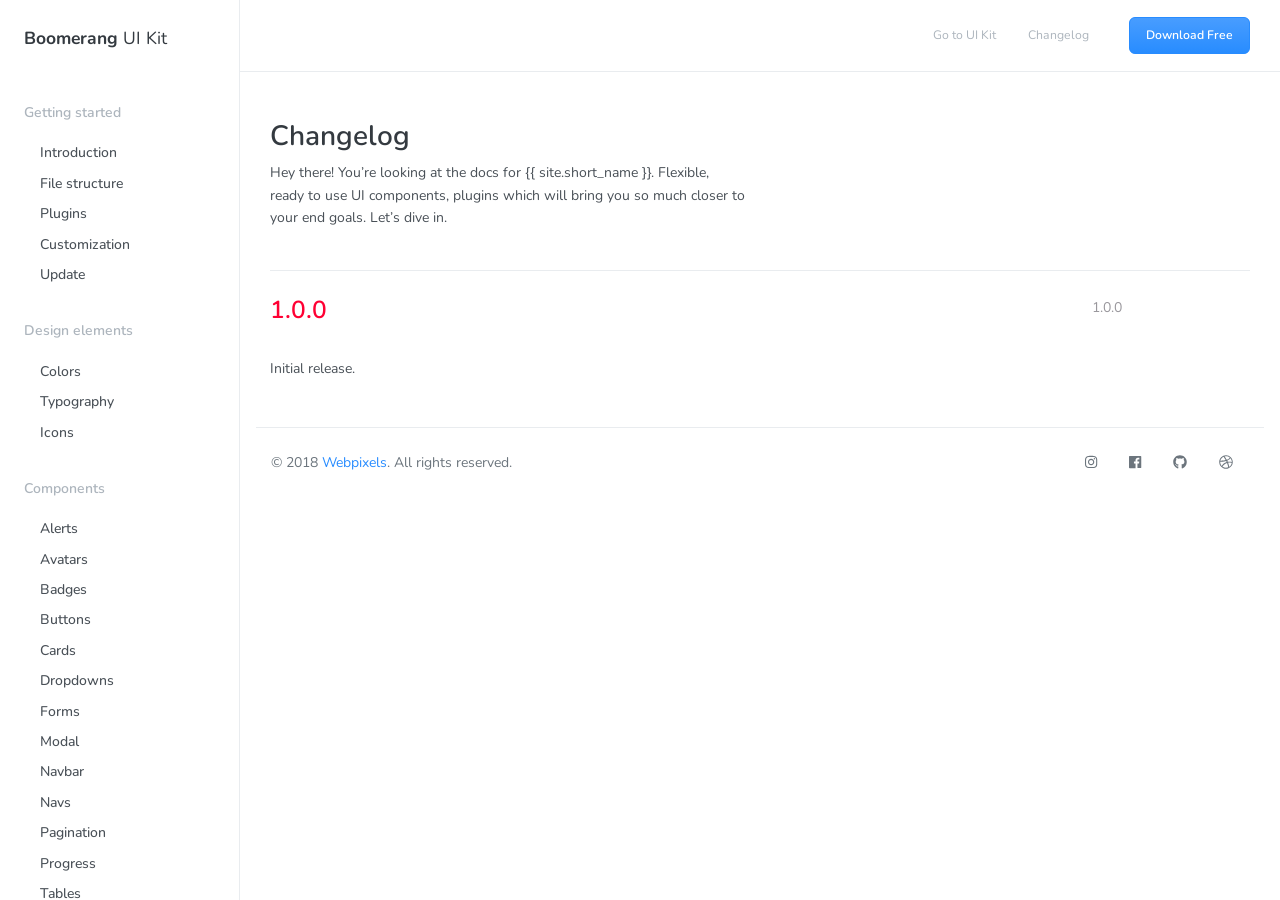
<file: docs/changelog.html>
<!DOCTYPE html>
<html>
  <head>
    <meta charset="utf-8">
    <meta name="viewport" content="width=device-width, initial-scale=1, shrink-to-fit=no">
    <meta name="description" content="Probably the most complete UI kit out there. Multiple functionalities and controls added,  extended color palette and beautiful typography, designed as its own extended version of Bootstrap at  the highest level of quality.                             ">
    <meta name="author" content="Webpixels">
    <title>Boomerang UI Kit - Free Bootstrap Framework by Webpixels</title>
    <!-- Fonts -->
    <link href="https://fonts.googleapis.com/css?family=Nunito:400,600,700,800|Roboto:400,500,700" rel="stylesheet">
    <!-- Plugins -->
    <link rel="stylesheet" href="../assets/vendor/animate/animate.min.css" type="text/css">
    <!-- Theme CSS -->
    <link type="text/css" href="../assets/css/theme.css" rel="stylesheet">
    <!-- Demo CSS - No need to use these in your project -->
    <link rel="stylesheet" href="../assets/vendor/jquery-scrollbar/css/jquery-scrollbar.css">
    <link type="text/css" href="../assets/vendor/highlight/css/highlight.min.css" rel="stylesheet">
    <link type="text/css" href="../assets/css/demo.css" rel="stylesheet">
  </head>
  <body>
    <main class="main">
      <aside class="sidebar" id="nav_docs">
        <div class="sidebar-brand">
          <h1 class="font-weight-400"><a href="../"><span class="font-weight-700">Boomerang</span> UI Kit</a></h1>
        </div>
        <div class="scrollbar-inner">
          <ul class="navigation pr-3">
            <li class="navigation-title">Getting started</li>
            <li class="navigation-item">
              <a href="introduction.html" class="navigation-link">Introduction</a>
            </li>
            <li class="navigation-item">
              <a href="file-structure.html" class="navigation-link">File structure</a>
            </li>
            <li class="navigation-item">
              <a href="plugins.html" class="navigation-link">Plugins</a>
            </li>
            <li class="navigation-item">
              <a href="customization.html" class="navigation-link">Customization</a>
            </li>
            <li class="navigation-item">
              <a href="update.html" class="navigation-link">Update</a>
            </li>
            <li class="navigation-title">Design elements</li>
            <li class="navigation-item">
              <a href="colors.html" class="navigation-link">Colors</a>
            </li>
            <li class="navigation-item">
              <a href="typography.html" class="navigation-link">Typography</a>
            </li>
            <li class="navigation-item">
              <a href="icons.html" class="navigation-link">Icons</a>
            </li>
            <li class="navigation-title">Components</li>
            <li class="navigation-item">
              <a href="alerts.html" class="navigation-link">Alerts</a>
            </li>
            <li class="navigation-item">
              <a href="avatars.html" class="navigation-link">Avatars</a>
            </li>
            <li class="navigation-item">
              <a href="badges.html" class="navigation-link">Badges</a>
            </li>
            <li class="navigation-item">
              <a href="buttons.html" class="navigation-link">Buttons</a>
            </li>
            <li class="navigation-item">
              <a href="cards.html" class="navigation-link">Cards</a>
            </li>
            <li class="navigation-item">
              <a href="dropdowns.html" class="navigation-link">Dropdowns</a>
            </li>
            <li class="navigation-item">
              <a href="forms.html" class="navigation-link">Forms</a>
            </li>
            <li class="navigation-item">
              <a href="modal.html" class="navigation-link">Modal</a>
            </li>
            <li class="navigation-item">
              <a href="navbar.html" class="navigation-link">Navbar</a>
            </li>
            <li class="navigation-item">
              <a href="navs.html" class="navigation-link">Navs</a>
            </li>
            <li class="navigation-item">
              <a href="pagination.html" class="navigation-link">Pagination</a>
            </li>
            <li class="navigation-item">
              <a href="progress.html" class="navigation-link">Progress</a>
            </li>
            <li class="navigation-item">
              <a href="tables.html" class="navigation-link">Tables</a>
            </li>
            <li class="navigation-item">
              <a href="tooltips.html" class="navigation-link">Tooltips</a>
            </li>
          </ul>
        </div>
      </aside>
      <section class="content">
        <div class="header">
          <div class="navigation-trigger d-xl-none" data-action="aside-open" data-target=".sidebar">
            <div class="navigation-trigger-inner">
              <i class="navigation-trigger-line"></i>
              <i class="navigation-trigger-line"></i>
              <i class="navigation-trigger-line"></i>
            </div>
          </div>
          <div class="header-brand d-xl-none">
            <h1><a href="index.html">Boomerang UI Kit</a></h1>
          </div>
          <div class="header-nav ml-auto">
            <ul class="nav align-items-center">
              <li class="nav-item d-none d-md-inline-block">
                <a class="nav-link pl-0 active" href="../">Go to UI Kit</a>
              </li>
              <li class="nav-item d-none d-md-inline-block">
                <a class="nav-link" href="../docs/changelog.html">Changelog</a>
              </li>
              <li class="nav-item ml-4">
                <a href="https://github.com/webpixels/boomerang-ui-kit/archive/master.zip" class="btn btn-sm btn-primary">Download Free</a>
              </li>
            </ul>
          </div>
        </div>
        <div class="content-inner content-docs">
          <div class="container">
            <div class="pt-3 pb-4 mb-4 border-bottom">
              <div class="row">
                <div class="col-lg-6">
                  <h2 class="heading h2 font-weight-bold">Changelog</h2>
                  <p>Hey there! You’re looking at the docs for {{ site.short_name }}. Flexible, ready to use UI components, plugins which will bring you so much closer to your end goals. Let’s dive in.</p>
                </div>
              </div>
            </div>
            <div class="row">
              <div class="col-lg-9">
                <h3 id="100"><span class="text-danger">1.0.0</span></h3>
                <p>Initial release.</p>
              </div>
              <div class="col-lg-3 d-none d-lg-inline-block">
                <div class="sidebar-sticky" data-stick-in-parent="true">
                  <ul class="section-nav">
                    <li class="toc-entry toc-h3"><a href="#100">1.0.0</a></li>
                  </ul>
                </div>
              </div>
            </div>
          </div>
        </div>
        <footer class="px-3 footer bg-white">
          <div class="container ">
            <div class="row align-items-center py-3 border-top">
              <div class="col-lg-6 text-center text-lg-left mb-2 mb-lg-0">
                &copy; 2018 <a href="https://webpixels.io/" target="_blank">Webpixels</a>. All rights reserved.
              </div>
              <div class="col-lg-6 text-center text-lg-right">
                <ul class="nav justify-content-center justify-content-lg-end">
                  <li class="nav-item">
                    <a class="nav-link active" href="https://instagram.com/webpixelsofficial" target="_blank"><i class="fab fa-instagram"></i></a>
                  </li>
                  <li class="nav-item">
                    <a class="nav-link" href="https://facebook.com/webpixels" target="_blank"><i class="fab fa-facebook"></i></a>
                  </li>
                  <li class="nav-item">
                    <a class="nav-link" href="https://github.com/webpixels" target="_blank"><i class="fab fa-github"></i></a>
                  </li>
                  <li class="nav-item">
                    <a class="nav-link" href="https://dribbble.com/webpixels" target="_blank"><i class="fab fa-dribbble"></i></a>
                  </li>
                </ul>
              </div>
            </div>
          </div>
        </footer>
      </section>
    </main>
    <!-- Core -->
    <script src="../assets/vendor/jquery/jquery.min.js"></script>
    <script src="../assets/vendor/popper/popper.min.js"></script>
    <script src="../assets/js/bootstrap/bootstrap.min.js"></script>
    <!-- FontAwesome 5 -->
    <script src="../assets/vendor/fontawesome/js/fontawesome-all.min.js" defer></script>
    <!-- Scripts used only for this demo only - Remove these in your project -->
    <script src="../assets/vendor/jquery-scrollbar/js/jquery-scrollbar.min.js"></script>
    <script src="../assets/vendor/jquery-scrollLock/jquery-scrollLock.min.js"></script>
    <script src="../assets/vendor/sticky-kit/sticky-kit.min.js"></script>
    <script src="../assets/vendor/highlight/js/highlight.min.js"></script>
    <script src="../assets/vendor/clipboard-js/clipboard.min.js"></script>
    <script src="../assets/vendor/holderjs/holder.min.js"></script>
    <script src="../assets/js/demo.js"></script>
    <!-- Theme JS -->
    <script src="../assets/js/theme.js"></script>
  </body>
</html>
</file>
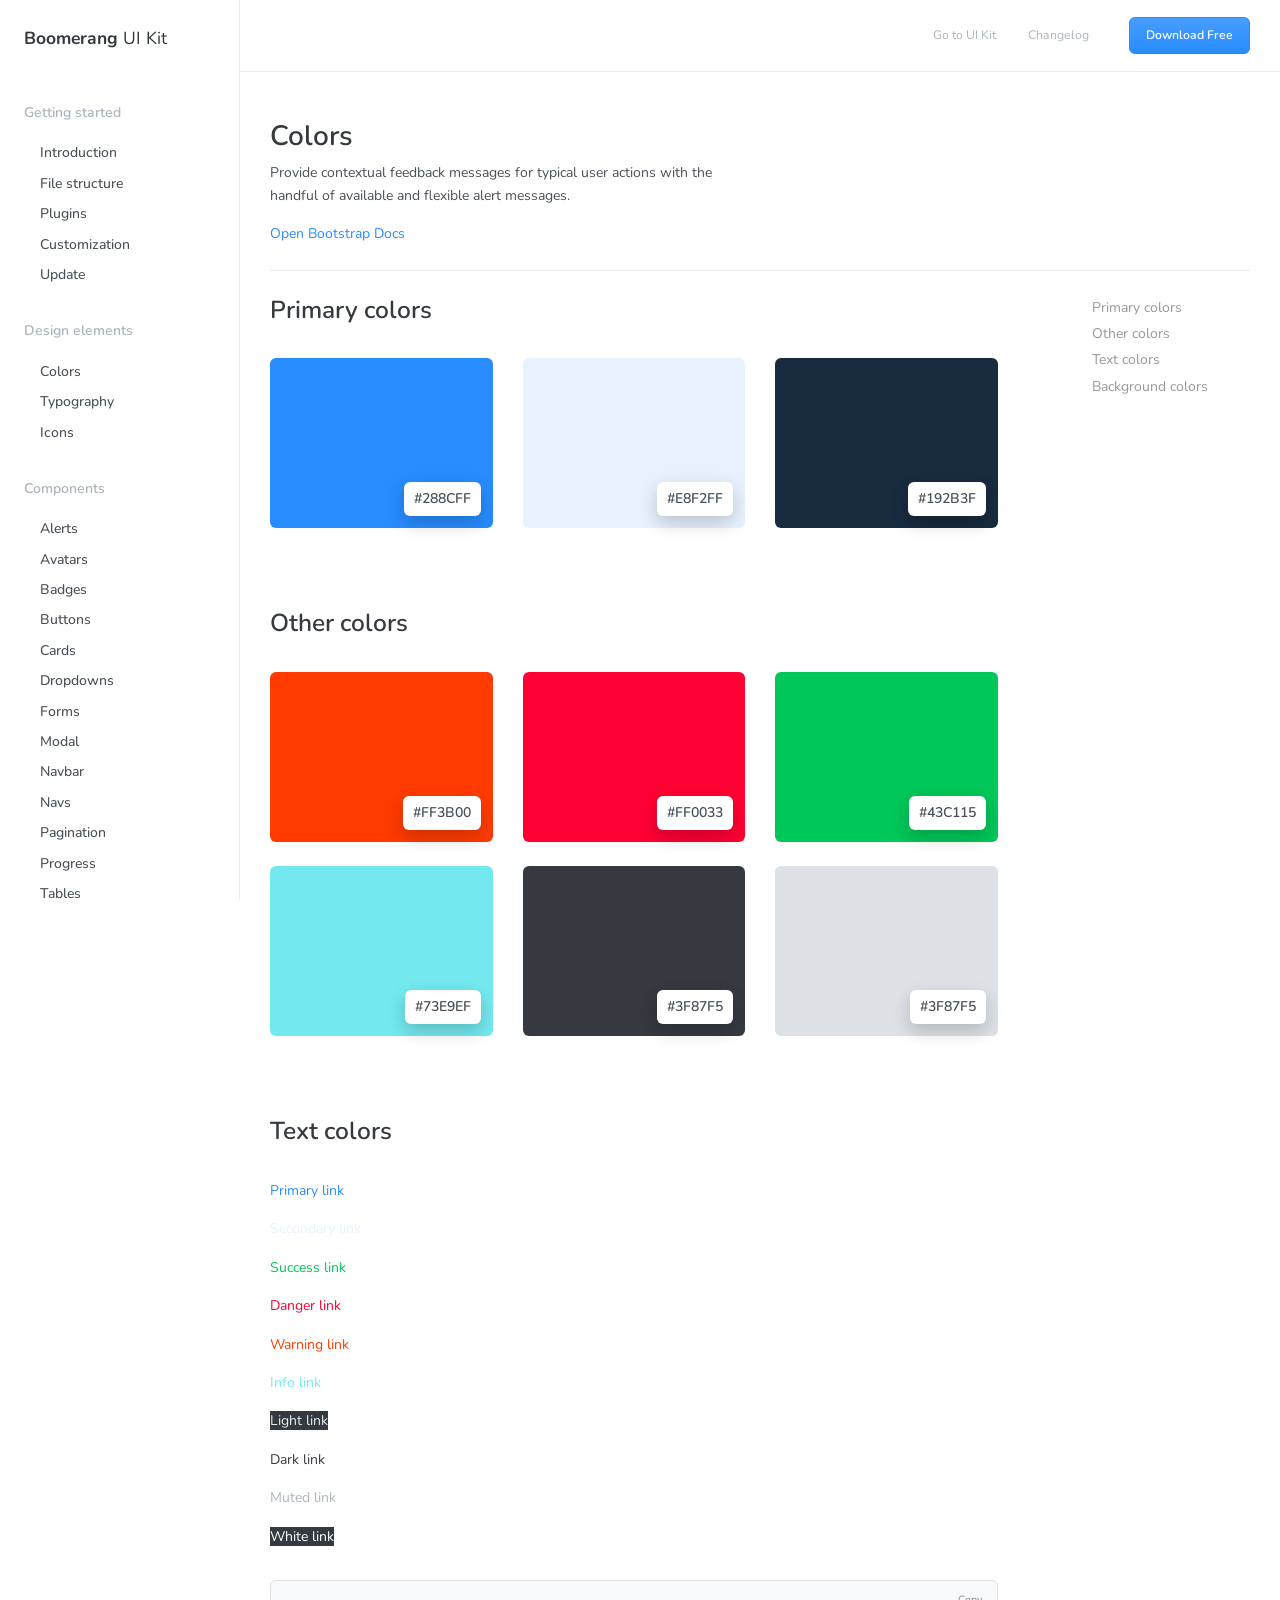
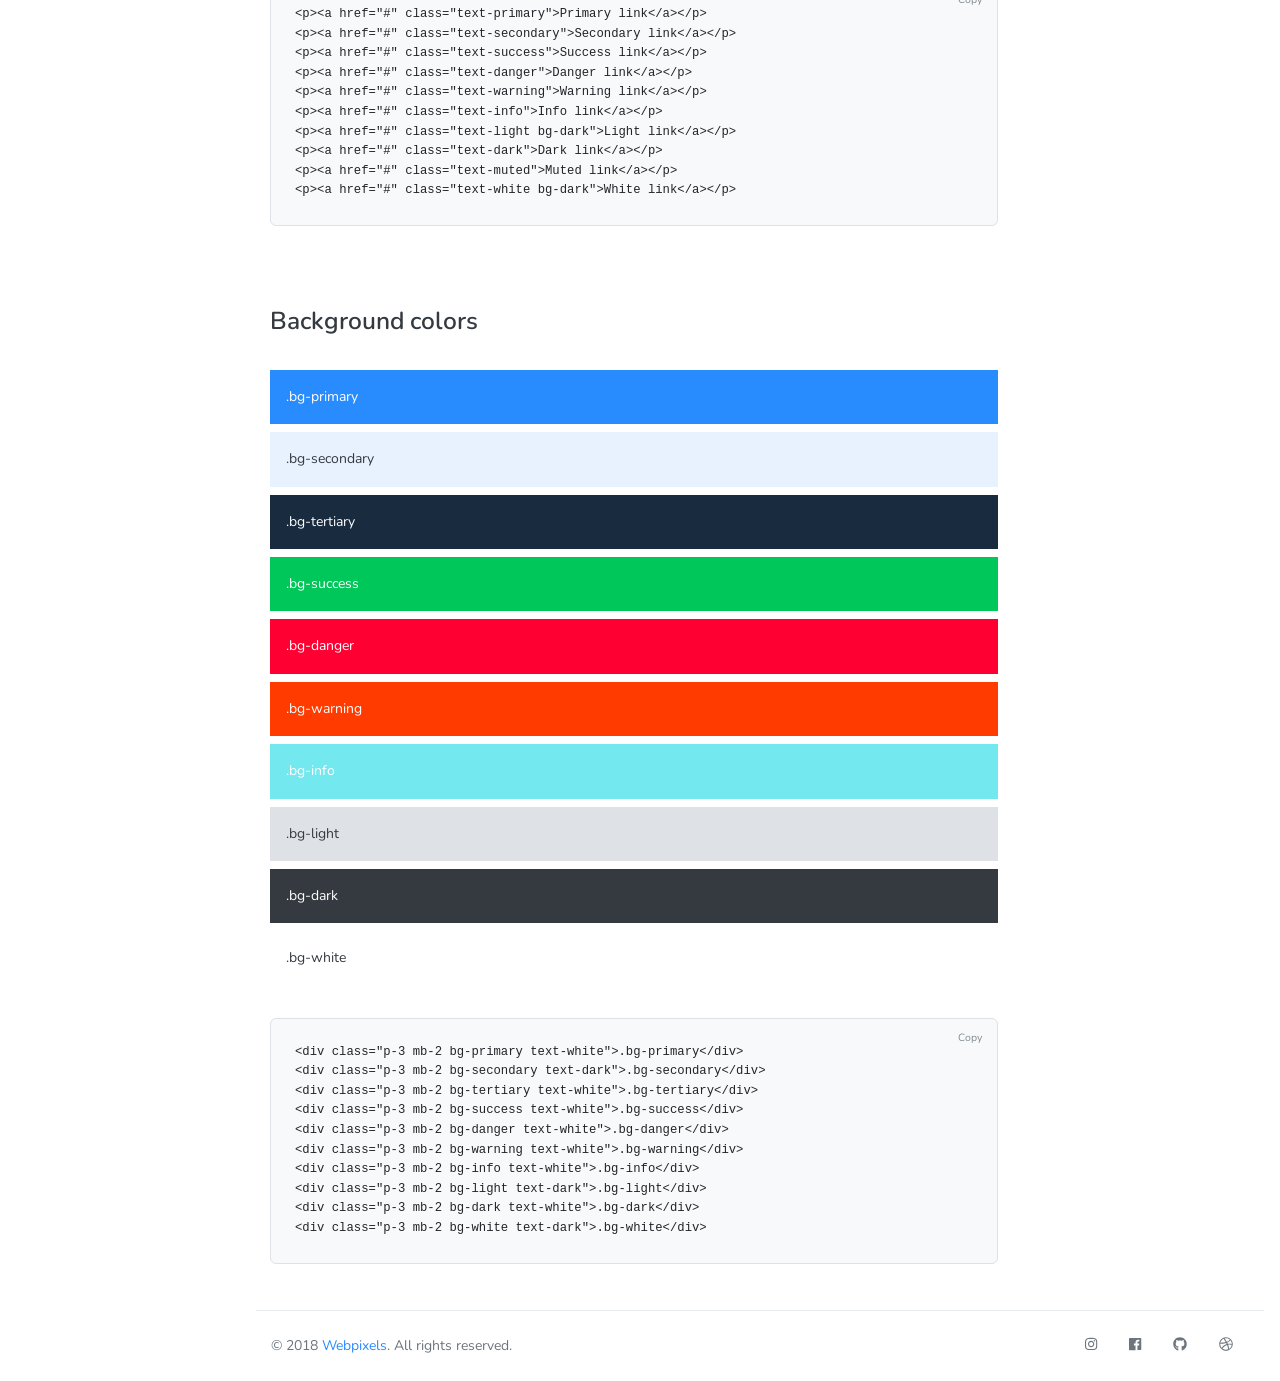
<file: docs/colors.html>
<!DOCTYPE html>
<html>
  <head>
    <meta charset="utf-8">
    <meta name="viewport" content="width=device-width, initial-scale=1, shrink-to-fit=no">
    <meta name="description" content="Probably the most complete UI kit out there. Multiple functionalities and controls added,  extended color palette and beautiful typography, designed as its own extended version of Bootstrap at  the highest level of quality.                             ">
    <meta name="author" content="Webpixels">
    <title>Boomerang UI Kit - Free Bootstrap Framework by Webpixels</title>
    <!-- Fonts -->
    <link href="https://fonts.googleapis.com/css?family=Nunito:400,600,700,800|Roboto:400,500,700" rel="stylesheet">
    <!-- Plugins -->
    <link rel="stylesheet" href="../assets/vendor/animate/animate.min.css" type="text/css">
    <!-- Theme CSS -->
    <link type="text/css" href="../assets/css/theme.css" rel="stylesheet">
    <!-- Demo CSS - No need to use these in your project -->
    <link rel="stylesheet" href="../assets/vendor/jquery-scrollbar/css/jquery-scrollbar.css">
    <link type="text/css" href="../assets/vendor/highlight/css/highlight.min.css" rel="stylesheet">
    <link type="text/css" href="../assets/css/demo.css" rel="stylesheet">
  </head>
  <body>
    <main class="main">
      <aside class="sidebar" id="nav_docs">
        <div class="sidebar-brand">
          <h1 class="font-weight-400"><a href="../"><span class="font-weight-700">Boomerang</span> UI Kit</a></h1>
        </div>
        <div class="scrollbar-inner">
          <ul class="navigation pr-3">
            <li class="navigation-title">Getting started</li>
            <li class="navigation-item">
              <a href="introduction.html" class="navigation-link">Introduction</a>
            </li>
            <li class="navigation-item">
              <a href="file-structure.html" class="navigation-link">File structure</a>
            </li>
            <li class="navigation-item">
              <a href="plugins.html" class="navigation-link">Plugins</a>
            </li>
            <li class="navigation-item">
              <a href="customization.html" class="navigation-link">Customization</a>
            </li>
            <li class="navigation-item">
              <a href="update.html" class="navigation-link">Update</a>
            </li>
            <li class="navigation-title">Design elements</li>
            <li class="navigation-item">
              <a href="colors.html" class="navigation-link">Colors</a>
            </li>
            <li class="navigation-item">
              <a href="typography.html" class="navigation-link">Typography</a>
            </li>
            <li class="navigation-item">
              <a href="icons.html" class="navigation-link">Icons</a>
            </li>
            <li class="navigation-title">Components</li>
            <li class="navigation-item">
              <a href="alerts.html" class="navigation-link">Alerts</a>
            </li>
            <li class="navigation-item">
              <a href="avatars.html" class="navigation-link">Avatars</a>
            </li>
            <li class="navigation-item">
              <a href="badges.html" class="navigation-link">Badges</a>
            </li>
            <li class="navigation-item">
              <a href="buttons.html" class="navigation-link">Buttons</a>
            </li>
            <li class="navigation-item">
              <a href="cards.html" class="navigation-link">Cards</a>
            </li>
            <li class="navigation-item">
              <a href="dropdowns.html" class="navigation-link">Dropdowns</a>
            </li>
            <li class="navigation-item">
              <a href="forms.html" class="navigation-link">Forms</a>
            </li>
            <li class="navigation-item">
              <a href="modal.html" class="navigation-link">Modal</a>
            </li>
            <li class="navigation-item">
              <a href="navbar.html" class="navigation-link">Navbar</a>
            </li>
            <li class="navigation-item">
              <a href="navs.html" class="navigation-link">Navs</a>
            </li>
            <li class="navigation-item">
              <a href="pagination.html" class="navigation-link">Pagination</a>
            </li>
            <li class="navigation-item">
              <a href="progress.html" class="navigation-link">Progress</a>
            </li>
            <li class="navigation-item">
              <a href="tables.html" class="navigation-link">Tables</a>
            </li>
            <li class="navigation-item">
              <a href="tooltips.html" class="navigation-link">Tooltips</a>
            </li>
          </ul>
        </div>
      </aside>
      <section class="content">
        <div class="header">
          <div class="navigation-trigger d-xl-none" data-action="aside-open" data-target=".sidebar">
            <div class="navigation-trigger-inner">
              <i class="navigation-trigger-line"></i>
              <i class="navigation-trigger-line"></i>
              <i class="navigation-trigger-line"></i>
            </div>
          </div>
          <div class="header-brand d-xl-none">
            <h1><a href="index.html">Boomerang UI Kit</a></h1>
          </div>
          <div class="header-nav ml-auto">
            <ul class="nav align-items-center">
              <li class="nav-item d-none d-md-inline-block">
                <a class="nav-link pl-0 active" href="../">Go to UI Kit</a>
              </li>
              <li class="nav-item d-none d-md-inline-block">
                <a class="nav-link" href="../docs/changelog.html">Changelog</a>
              </li>
              <li class="nav-item ml-4">
                <a href="https://github.com/webpixels/boomerang-ui-kit/archive/master.zip" class="btn btn-sm btn-primary">Download Free</a>
              </li>
            </ul>
          </div>
        </div>
        <div class="content-inner content-docs">
          <div class="container">
            <div class="pt-3 pb-4 mb-4 border-bottom">
              <div class="row">
                <div class="col-lg-6">
                  <h2 class="heading h2 font-weight-bold">Colors</h2>
                  <p>Provide contextual feedback messages for typical user actions with the handful of available and flexible alert messages.</p>
                  <a href="http://getbootstrap.com/docs/4.0/utilities/colors" target="_blank">Open Bootstrap Docs</a>
                </div>
              </div>
            </div>
            <div class="row">
              <div class="col-lg-9">
                <h3 id="primary-colors">Primary colors</h3>
                <div class="row color-palette cols-xs-space cols-sm-space cols-md-space">
                  <div class="col-md-4 mb-4 mb-md-0">
                    <a href="#" data-toggle="tooltip" title="" data-original-title="Primary">
                      <div class="color-entry bg-primary">
                        <span class="color-code z-depth-2 font-weight-bold text-uppercase rounded">#288cff</span>
                      </div>
                    </a>
                  </div>
                  <div class="col-md-4 mb-4 mb-md-0">
                    <a href="#" data-toggle="tooltip" title="" data-original-title="Secondary">
                      <div class="color-entry bg-secondary">
                        <span class="color-code z-depth-2 font-weight-bold text-uppercase rounded">
                          #e8f2ff
                        </span>
                      </div>
                    </a>
                  </div>
                  <div class="col-md-4 mb-4 mb-md-0">
                    <a href="#" data-toggle="tooltip" title="" data-original-title="Tertiary">
                      <div class="color-entry bg-tertiary">
                        <span class="color-code z-depth-2 font-weight-bold text-uppercase rounded">
                          #192b3f
                        </span>
                      </div>
                    </a>
                  </div>
                </div>
                <h3 id="other-colors">Other colors</h3>
                <div class="row color-palette mb-md-4">
                  <div class="col-md-4 mb-4 mb-md-0">
                    <a href="#" data-toggle="tooltip" title="" data-original-title="Warning">
                      <div class="color-entry bg-warning">
                        <span class="color-code z-depth-2 font-weight-bold text-uppercase rounded">
                          #ff3b00
                        </span>
                      </div>
                    </a>
                  </div>
                  <div class="col-md-4 mb-4 mb-md-0">
                    <a href="#" data-toggle="tooltip" title="" data-original-title="Danger">
                      <div class="color-entry bg-danger">
                        <span class="color-code z-depth-2 font-weight-bold text-uppercase rounded">
                          #ff0033
                        </span>
                      </div>
                    </a>
                  </div>
                  <div class="col-md-4 mb-4 mb-md-0">
                    <a href="#" data-toggle="tooltip" title="" data-original-title="Success">
                      <div class="color-entry bg-success">
                        <span class="color-code z-depth-2 font-weight-bold text-uppercase rounded">
                          #43c115
                        </span>
                      </div>
                    </a>
                  </div>
                </div>
                <div class="row color-palette">
                  <div class="col-md-4 mb-4 mb-md-0">
                    <a href="#" data-toggle="tooltip" title="" data-original-title="Warning">
                      <div class="color-entry bg-info">
                        <span class="color-code z-depth-2 font-weight-bold text-uppercase rounded">
                          #73e9ef
                        </span>
                      </div>
                    </a>
                  </div>
                  <div class="col-md-4 mb-4 mb-md-0">
                    <a href="#" data-toggle="tooltip" title="" data-original-title="Danger">
                      <div class="color-entry bg-dark">
                        <span class="color-code z-depth-2 font-weight-bold text-uppercase rounded">
                          #3f87f5
                        </span>
                      </div>
                    </a>
                  </div>
                  <div class="col-md-4 mb-4 mb-md-0">
                    <a href="#" data-toggle="tooltip" title="" data-original-title="Success">
                      <div class="color-entry bg-light">
                        <span class="color-code z-depth-2 font-weight-bold text-uppercase rounded">
                          #3f87f5
                        </span>
                      </div>
                    </a>
                  </div>
                </div>
                <h3 id="text-colors">Text colors</h3>
                <div class="code-example">
                  <p><a href="#" class="text-primary">Primary link</a></p>
                  <p><a href="#" class="text-secondary">Secondary link</a></p>
                  <p><a href="#" class="text-success">Success link</a></p>
                  <p><a href="#" class="text-danger">Danger link</a></p>
                  <p><a href="#" class="text-warning">Warning link</a></p>
                  <p><a href="#" class="text-info">Info link</a></p>
                  <p><a href="#" class="text-light bg-dark">Light link</a></p>
                  <p><a href="#" class="text-dark">Dark link</a></p>
                  <p><a href="#" class="text-muted">Muted link</a></p>
                  <p><a href="#" class="text-white bg-dark">White link</a></p>
                </div>
                <div class="highlight">
                  <pre><code class="language-html" data-lang="html"><span class="nt">&lt;p&gt;&lt;a</span> <span class="na">href=</span><span class="s">"#"</span> <span class="na">class=</span><span class="s">"text-primary"</span><span class="nt">&gt;</span>Primary link<span class="nt">&lt;/a&gt;&lt;/p&gt;</span>
<span class="nt">&lt;p&gt;&lt;a</span> <span class="na">href=</span><span class="s">"#"</span> <span class="na">class=</span><span class="s">"text-secondary"</span><span class="nt">&gt;</span>Secondary link<span class="nt">&lt;/a&gt;&lt;/p&gt;</span>
<span class="nt">&lt;p&gt;&lt;a</span> <span class="na">href=</span><span class="s">"#"</span> <span class="na">class=</span><span class="s">"text-success"</span><span class="nt">&gt;</span>Success link<span class="nt">&lt;/a&gt;&lt;/p&gt;</span>
<span class="nt">&lt;p&gt;&lt;a</span> <span class="na">href=</span><span class="s">"#"</span> <span class="na">class=</span><span class="s">"text-danger"</span><span class="nt">&gt;</span>Danger link<span class="nt">&lt;/a&gt;&lt;/p&gt;</span>
<span class="nt">&lt;p&gt;&lt;a</span> <span class="na">href=</span><span class="s">"#"</span> <span class="na">class=</span><span class="s">"text-warning"</span><span class="nt">&gt;</span>Warning link<span class="nt">&lt;/a&gt;&lt;/p&gt;</span>
<span class="nt">&lt;p&gt;&lt;a</span> <span class="na">href=</span><span class="s">"#"</span> <span class="na">class=</span><span class="s">"text-info"</span><span class="nt">&gt;</span>Info link<span class="nt">&lt;/a&gt;&lt;/p&gt;</span>
<span class="nt">&lt;p&gt;&lt;a</span> <span class="na">href=</span><span class="s">"#"</span> <span class="na">class=</span><span class="s">"text-light bg-dark"</span><span class="nt">&gt;</span>Light link<span class="nt">&lt;/a&gt;&lt;/p&gt;</span>
<span class="nt">&lt;p&gt;&lt;a</span> <span class="na">href=</span><span class="s">"#"</span> <span class="na">class=</span><span class="s">"text-dark"</span><span class="nt">&gt;</span>Dark link<span class="nt">&lt;/a&gt;&lt;/p&gt;</span>
<span class="nt">&lt;p&gt;&lt;a</span> <span class="na">href=</span><span class="s">"#"</span> <span class="na">class=</span><span class="s">"text-muted"</span><span class="nt">&gt;</span>Muted link<span class="nt">&lt;/a&gt;&lt;/p&gt;</span>
<span class="nt">&lt;p&gt;&lt;a</span> <span class="na">href=</span><span class="s">"#"</span> <span class="na">class=</span><span class="s">"text-white bg-dark"</span><span class="nt">&gt;</span>White link<span class="nt">&lt;/a&gt;&lt;/p&gt;</span></code></pre>
                </div>
                <h3 id="background-colors">Background colors</h3>
                <div class="code-example">
                  <div class="p-3 mb-2 bg-primary text-white">.bg-primary</div>
                  <div class="p-3 mb-2 bg-secondary text-dark">.bg-secondary</div>
                  <div class="p-3 mb-2 bg-tertiary text-white">.bg-tertiary</div>
                  <div class="p-3 mb-2 bg-success text-white">.bg-success</div>
                  <div class="p-3 mb-2 bg-danger text-white">.bg-danger</div>
                  <div class="p-3 mb-2 bg-warning text-white">.bg-warning</div>
                  <div class="p-3 mb-2 bg-info text-white">.bg-info</div>
                  <div class="p-3 mb-2 bg-light text-dark">.bg-light</div>
                  <div class="p-3 mb-2 bg-dark text-white">.bg-dark</div>
                  <div class="p-3 mb-2 bg-white text-dark">.bg-white</div>
                </div>
                <div class="highlight">
                  <pre><code class="language-html" data-lang="html"><span class="nt">&lt;div</span> <span class="na">class=</span><span class="s">"p-3 mb-2 bg-primary text-white"</span><span class="nt">&gt;</span>.bg-primary<span class="nt">&lt;/div&gt;</span>
<span class="nt">&lt;div</span> <span class="na">class=</span><span class="s">"p-3 mb-2 bg-secondary text-dark"</span><span class="nt">&gt;</span>.bg-secondary<span class="nt">&lt;/div&gt;</span>
<span class="nt">&lt;div</span> <span class="na">class=</span><span class="s">"p-3 mb-2 bg-tertiary text-white"</span><span class="nt">&gt;</span>.bg-tertiary<span class="nt">&lt;/div&gt;</span>
<span class="nt">&lt;div</span> <span class="na">class=</span><span class="s">"p-3 mb-2 bg-success text-white"</span><span class="nt">&gt;</span>.bg-success<span class="nt">&lt;/div&gt;</span>
<span class="nt">&lt;div</span> <span class="na">class=</span><span class="s">"p-3 mb-2 bg-danger text-white"</span><span class="nt">&gt;</span>.bg-danger<span class="nt">&lt;/div&gt;</span>
<span class="nt">&lt;div</span> <span class="na">class=</span><span class="s">"p-3 mb-2 bg-warning text-white"</span><span class="nt">&gt;</span>.bg-warning<span class="nt">&lt;/div&gt;</span>
<span class="nt">&lt;div</span> <span class="na">class=</span><span class="s">"p-3 mb-2 bg-info text-white"</span><span class="nt">&gt;</span>.bg-info<span class="nt">&lt;/div&gt;</span>
<span class="nt">&lt;div</span> <span class="na">class=</span><span class="s">"p-3 mb-2 bg-light text-dark"</span><span class="nt">&gt;</span>.bg-light<span class="nt">&lt;/div&gt;</span>
<span class="nt">&lt;div</span> <span class="na">class=</span><span class="s">"p-3 mb-2 bg-dark text-white"</span><span class="nt">&gt;</span>.bg-dark<span class="nt">&lt;/div&gt;</span>
<span class="nt">&lt;div</span> <span class="na">class=</span><span class="s">"p-3 mb-2 bg-white text-dark"</span><span class="nt">&gt;</span>.bg-white<span class="nt">&lt;/div&gt;</span></code></pre>
                </div>
              </div>
              <div class="col-lg-3 d-none d-lg-inline-block">
                <div class="sidebar-sticky" data-stick-in-parent="true">
                  <ul class="section-nav">
                    <li class="toc-entry toc-h3"><a href="#primary-colors">Primary colors</a></li>
                    <li class="toc-entry toc-h3"><a href="#other-colors">Other colors</a></li>
                    <li class="toc-entry toc-h3"><a href="#text-colors">Text colors</a></li>
                    <li class="toc-entry toc-h3"><a href="#background-colors">Background colors</a></li>
                  </ul>
                </div>
              </div>
            </div>
          </div>
        </div>
        <footer class="px-3 footer bg-white">
          <div class="container ">
            <div class="row align-items-center py-3 border-top">
              <div class="col-lg-6 text-center text-lg-left mb-2 mb-lg-0">
                &copy; 2018 <a href="https://webpixels.io/" target="_blank">Webpixels</a>. All rights reserved.
              </div>
              <div class="col-lg-6 text-center text-lg-right">
                <ul class="nav justify-content-center justify-content-lg-end">
                  <li class="nav-item">
                    <a class="nav-link active" href="https://instagram.com/webpixelsofficial" target="_blank"><i class="fab fa-instagram"></i></a>
                  </li>
                  <li class="nav-item">
                    <a class="nav-link" href="https://facebook.com/webpixels" target="_blank"><i class="fab fa-facebook"></i></a>
                  </li>
                  <li class="nav-item">
                    <a class="nav-link" href="https://github.com/webpixels" target="_blank"><i class="fab fa-github"></i></a>
                  </li>
                  <li class="nav-item">
                    <a class="nav-link" href="https://dribbble.com/webpixels" target="_blank"><i class="fab fa-dribbble"></i></a>
                  </li>
                </ul>
              </div>
            </div>
          </div>
        </footer>
      </section>
    </main>
    <!-- Core -->
    <script src="../assets/vendor/jquery/jquery.min.js"></script>
    <script src="../assets/vendor/popper/popper.min.js"></script>
    <script src="../assets/js/bootstrap/bootstrap.min.js"></script>
    <!-- FontAwesome 5 -->
    <script src="../assets/vendor/fontawesome/js/fontawesome-all.min.js" defer></script>
    <!-- Scripts used only for this demo only - Remove these in your project -->
    <script src="../assets/vendor/jquery-scrollbar/js/jquery-scrollbar.min.js"></script>
    <script src="../assets/vendor/jquery-scrollLock/jquery-scrollLock.min.js"></script>
    <script src="../assets/vendor/sticky-kit/sticky-kit.min.js"></script>
    <script src="../assets/vendor/highlight/js/highlight.min.js"></script>
    <script src="../assets/vendor/clipboard-js/clipboard.min.js"></script>
    <script src="../assets/vendor/holderjs/holder.min.js"></script>
    <script src="../assets/js/demo.js"></script>
    <!-- Theme JS -->
    <script src="../assets/js/theme.js"></script>
  </body>
</html>
</file>
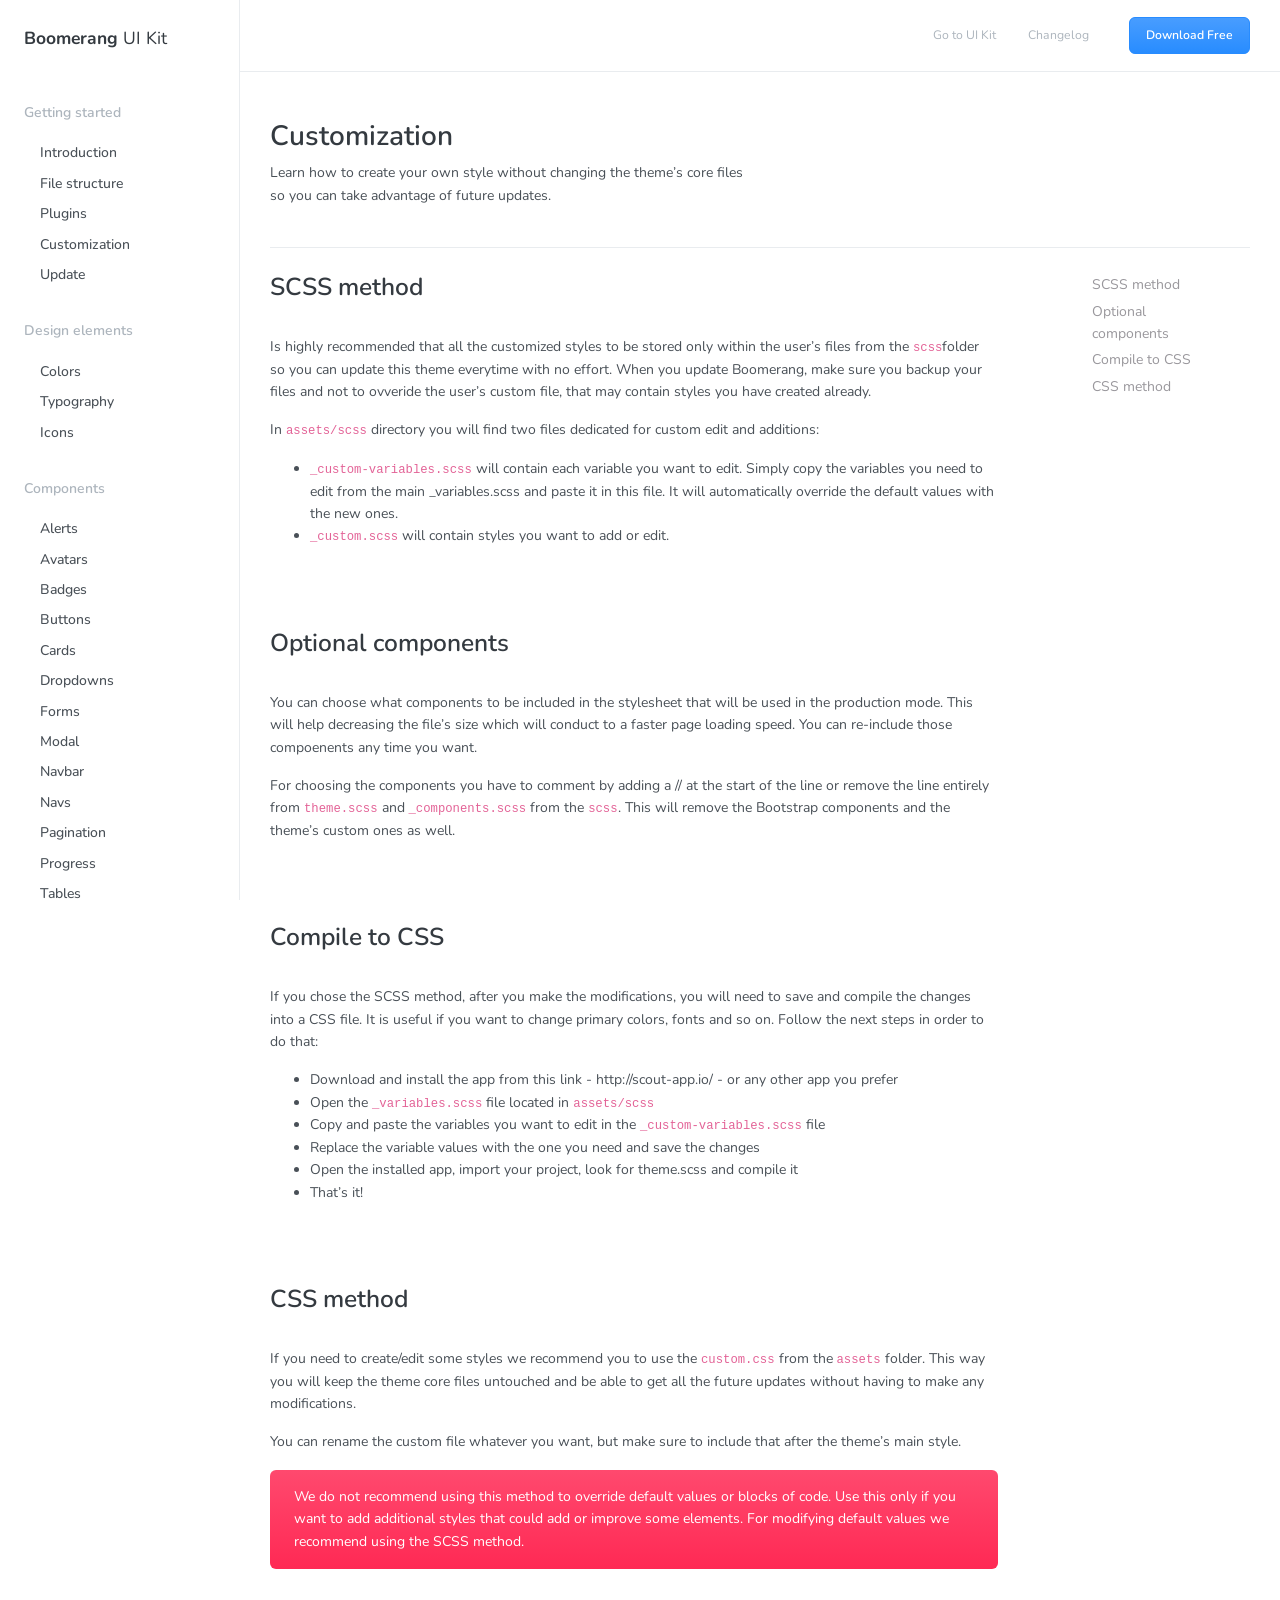
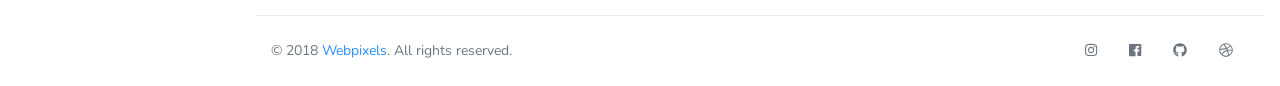
<file: docs/customization.html>
<!DOCTYPE html>
<html>
  <head>
    <meta charset="utf-8">
    <meta name="viewport" content="width=device-width, initial-scale=1, shrink-to-fit=no">
    <meta name="description" content="Probably the most complete UI kit out there. Multiple functionalities and controls added,  extended color palette and beautiful typography, designed as its own extended version of Bootstrap at  the highest level of quality.                             ">
    <meta name="author" content="Webpixels">
    <title>Boomerang UI Kit - Free Bootstrap Framework by Webpixels</title>
    <!-- Fonts -->
    <link href="https://fonts.googleapis.com/css?family=Nunito:400,600,700,800|Roboto:400,500,700" rel="stylesheet">
    <!-- Plugins -->
    <link rel="stylesheet" href="../assets/vendor/animate/animate.min.css" type="text/css">
    <!-- Theme CSS -->
    <link type="text/css" href="../assets/css/theme.css" rel="stylesheet">
    <!-- Demo CSS - No need to use these in your project -->
    <link rel="stylesheet" href="../assets/vendor/jquery-scrollbar/css/jquery-scrollbar.css">
    <link type="text/css" href="../assets/vendor/highlight/css/highlight.min.css" rel="stylesheet">
    <link type="text/css" href="../assets/css/demo.css" rel="stylesheet">
  </head>
  <body>
    <main class="main">
      <aside class="sidebar" id="nav_docs">
        <div class="sidebar-brand">
          <h1 class="font-weight-400"><a href="../"><span class="font-weight-700">Boomerang</span> UI Kit</a></h1>
        </div>
        <div class="scrollbar-inner">
          <ul class="navigation pr-3">
            <li class="navigation-title">Getting started</li>
            <li class="navigation-item">
              <a href="introduction.html" class="navigation-link">Introduction</a>
            </li>
            <li class="navigation-item">
              <a href="file-structure.html" class="navigation-link">File structure</a>
            </li>
            <li class="navigation-item">
              <a href="plugins.html" class="navigation-link">Plugins</a>
            </li>
            <li class="navigation-item">
              <a href="customization.html" class="navigation-link">Customization</a>
            </li>
            <li class="navigation-item">
              <a href="update.html" class="navigation-link">Update</a>
            </li>
            <li class="navigation-title">Design elements</li>
            <li class="navigation-item">
              <a href="colors.html" class="navigation-link">Colors</a>
            </li>
            <li class="navigation-item">
              <a href="typography.html" class="navigation-link">Typography</a>
            </li>
            <li class="navigation-item">
              <a href="icons.html" class="navigation-link">Icons</a>
            </li>
            <li class="navigation-title">Components</li>
            <li class="navigation-item">
              <a href="alerts.html" class="navigation-link">Alerts</a>
            </li>
            <li class="navigation-item">
              <a href="avatars.html" class="navigation-link">Avatars</a>
            </li>
            <li class="navigation-item">
              <a href="badges.html" class="navigation-link">Badges</a>
            </li>
            <li class="navigation-item">
              <a href="buttons.html" class="navigation-link">Buttons</a>
            </li>
            <li class="navigation-item">
              <a href="cards.html" class="navigation-link">Cards</a>
            </li>
            <li class="navigation-item">
              <a href="dropdowns.html" class="navigation-link">Dropdowns</a>
            </li>
            <li class="navigation-item">
              <a href="forms.html" class="navigation-link">Forms</a>
            </li>
            <li class="navigation-item">
              <a href="modal.html" class="navigation-link">Modal</a>
            </li>
            <li class="navigation-item">
              <a href="navbar.html" class="navigation-link">Navbar</a>
            </li>
            <li class="navigation-item">
              <a href="navs.html" class="navigation-link">Navs</a>
            </li>
            <li class="navigation-item">
              <a href="pagination.html" class="navigation-link">Pagination</a>
            </li>
            <li class="navigation-item">
              <a href="progress.html" class="navigation-link">Progress</a>
            </li>
            <li class="navigation-item">
              <a href="tables.html" class="navigation-link">Tables</a>
            </li>
            <li class="navigation-item">
              <a href="tooltips.html" class="navigation-link">Tooltips</a>
            </li>
          </ul>
        </div>
      </aside>
      <section class="content">
        <div class="header">
          <div class="navigation-trigger d-xl-none" data-action="aside-open" data-target=".sidebar">
            <div class="navigation-trigger-inner">
              <i class="navigation-trigger-line"></i>
              <i class="navigation-trigger-line"></i>
              <i class="navigation-trigger-line"></i>
            </div>
          </div>
          <div class="header-brand d-xl-none">
            <h1><a href="index.html">Boomerang UI Kit</a></h1>
          </div>
          <div class="header-nav ml-auto">
            <ul class="nav align-items-center">
              <li class="nav-item d-none d-md-inline-block">
                <a class="nav-link pl-0 active" href="../">Go to UI Kit</a>
              </li>
              <li class="nav-item d-none d-md-inline-block">
                <a class="nav-link" href="../docs/changelog.html">Changelog</a>
              </li>
              <li class="nav-item ml-4">
                <a href="https://github.com/webpixels/boomerang-ui-kit/archive/master.zip" class="btn btn-sm btn-primary">Download Free</a>
              </li>
            </ul>
          </div>
        </div>
        <div class="content-inner content-docs">
          <div class="container">
            <div class="pt-3 pb-4 mb-4 border-bottom">
              <div class="row">
                <div class="col-lg-6">
                  <h2 class="heading h2 font-weight-bold">Customization</h2>
                  <p>Learn how to create your own style without changing the theme’s core files so you can take advantage of future updates.</p>
                </div>
              </div>
            </div>
            <div class="row">
              <div class="col-lg-9">
                <h3 id="scss-method">SCSS method</h3>
                <p>Is highly recommended that all the customized styles to be stored only within the user’s files from the <code>scss</code>folder so you can update this theme everytime with no effort. When you update Boomerang, make sure you backup your files and not to ovveride the user’s custom file, that may contain styles you have created already.</p>
                <p>In <code>assets/scss</code> directory you will find two files dedicated for custom edit and additions:</p>
                <ul>
                  <li><code>_custom-variables.scss</code> will contain each variable you want to edit. Simply copy the variables you need to edit from the main _variables.scss and paste it in this file. It will automatically override the default values with the new ones.</li>
                  <li><code>_custom.scss</code> will contain styles you want to add or edit.</li>
                </ul>
                <h3 id="optional-components">Optional components</h3>
                <p>You can choose what components to be included in the stylesheet that will be used in the production mode. This will help decreasing the file’s size which will conduct to a faster page loading speed. You can re-include those compoenents any time you want.</p>
                <p>For choosing the components you have to comment by adding a // at the start of the line or remove the line entirely from <code>theme.scss</code> and <code>_components.scss</code> from the <code>scss</code>. This will remove the Bootstrap components and the theme’s custom ones as well.</p>
                <h3 id="compile-to-css">Compile to CSS</h3>
                <p>If you chose the SCSS method, after you make the modifications, you will need to save and compile the changes into a CSS file. It is useful if you want to change primary colors, fonts and so on. Follow the next steps in order to do that:</p>
                <ul>
                  <li>Download and install the app from this link - http://scout-app.io/ - or any other app you prefer</li>
                  <li>Open the <code>_variables.scss</code> file located in <code>assets/scss</code></li>
                  <li>Copy and paste the variables you want to edit in the <code>_custom-variables.scss</code> file</li>
                  <li>Replace the variable values with the one you need and save the changes</li>
                  <li>Open the installed app, import your project, look for theme.scss and compile it</li>
                  <li>That’s it!</li>
                </ul>
                <h3 id="css-method">CSS method</h3>
                <p>If you need to create/edit some styles we recommend you to use the <code>custom.css</code> from the <code>assets</code> folder. This way you will keep the theme core files untouched and be able to get all the future updates without having to make any modifications.</p>
                <p>You can rename the custom file whatever you want, but make sure to include that after the theme’s main style.</p>
                <div class="alert alert-danger">
                  We do not recommend using this method to override default values or blocks of code. Use this only if you want to add
                  additional styles that could add or improve some elements. For modifying default values we recommend using the SCSS method.
                </div>
              </div>
              <div class="col-lg-3 d-none d-lg-inline-block">
                <div class="sidebar-sticky" data-stick-in-parent="true">
                  <ul class="section-nav">
                    <li class="toc-entry toc-h3"><a href="#scss-method">SCSS method</a></li>
                    <li class="toc-entry toc-h3"><a href="#optional-components">Optional components</a></li>
                    <li class="toc-entry toc-h3"><a href="#compile-to-css">Compile to CSS</a></li>
                    <li class="toc-entry toc-h3"><a href="#css-method">CSS method</a></li>
                  </ul>
                </div>
              </div>
            </div>
          </div>
        </div>
        <footer class="px-3 footer bg-white">
          <div class="container ">
            <div class="row align-items-center py-3 border-top">
              <div class="col-lg-6 text-center text-lg-left mb-2 mb-lg-0">
                &copy; 2018 <a href="https://webpixels.io/" target="_blank">Webpixels</a>. All rights reserved.
              </div>
              <div class="col-lg-6 text-center text-lg-right">
                <ul class="nav justify-content-center justify-content-lg-end">
                  <li class="nav-item">
                    <a class="nav-link active" href="https://instagram.com/webpixelsofficial" target="_blank"><i class="fab fa-instagram"></i></a>
                  </li>
                  <li class="nav-item">
                    <a class="nav-link" href="https://facebook.com/webpixels" target="_blank"><i class="fab fa-facebook"></i></a>
                  </li>
                  <li class="nav-item">
                    <a class="nav-link" href="https://github.com/webpixels" target="_blank"><i class="fab fa-github"></i></a>
                  </li>
                  <li class="nav-item">
                    <a class="nav-link" href="https://dribbble.com/webpixels" target="_blank"><i class="fab fa-dribbble"></i></a>
                  </li>
                </ul>
              </div>
            </div>
          </div>
        </footer>
      </section>
    </main>
    <!-- Core -->
    <script src="../assets/vendor/jquery/jquery.min.js"></script>
    <script src="../assets/vendor/popper/popper.min.js"></script>
    <script src="../assets/js/bootstrap/bootstrap.min.js"></script>
    <!-- FontAwesome 5 -->
    <script src="../assets/vendor/fontawesome/js/fontawesome-all.min.js" defer></script>
    <!-- Scripts used only for this demo only - Remove these in your project -->
    <script src="../assets/vendor/jquery-scrollbar/js/jquery-scrollbar.min.js"></script>
    <script src="../assets/vendor/jquery-scrollLock/jquery-scrollLock.min.js"></script>
    <script src="../assets/vendor/sticky-kit/sticky-kit.min.js"></script>
    <script src="../assets/vendor/highlight/js/highlight.min.js"></script>
    <script src="../assets/vendor/clipboard-js/clipboard.min.js"></script>
    <script src="../assets/vendor/holderjs/holder.min.js"></script>
    <script src="../assets/js/demo.js"></script>
    <!-- Theme JS -->
    <script src="../assets/js/theme.js"></script>
  </body>
</html>
</file>
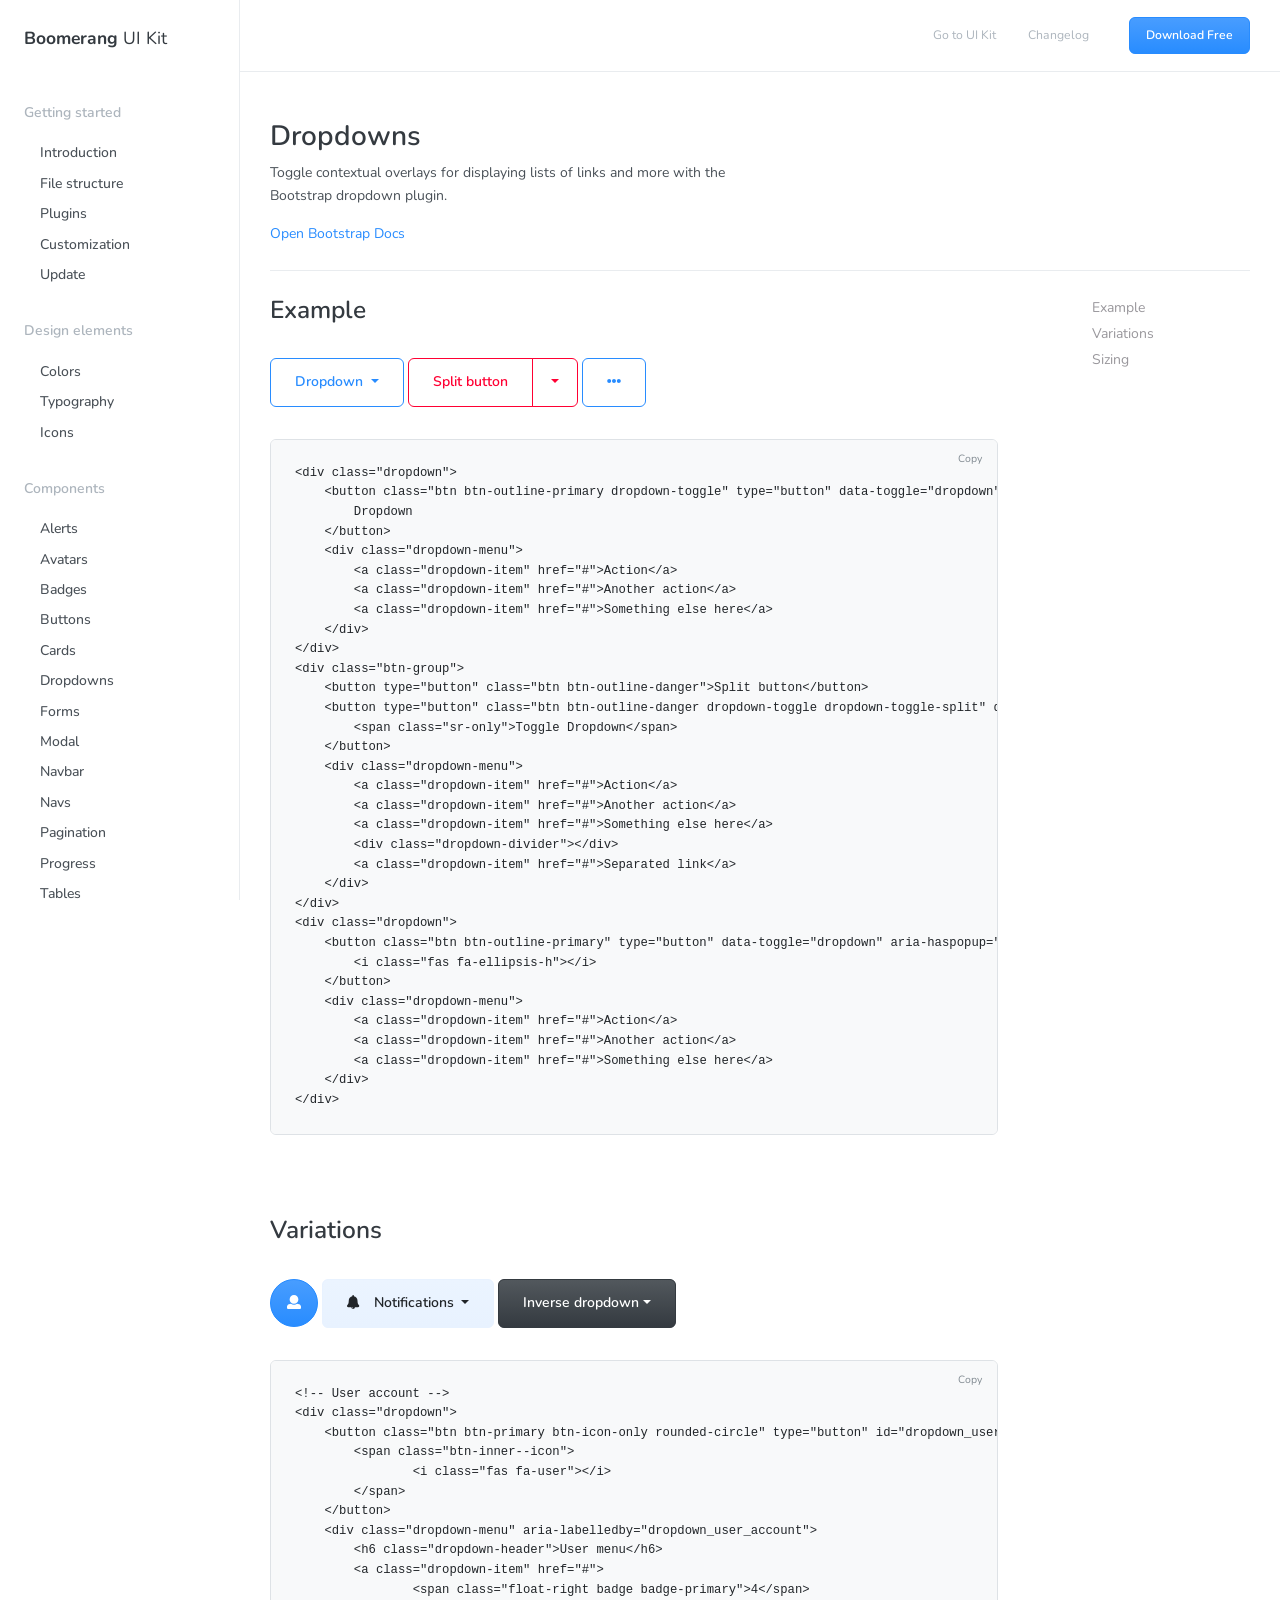
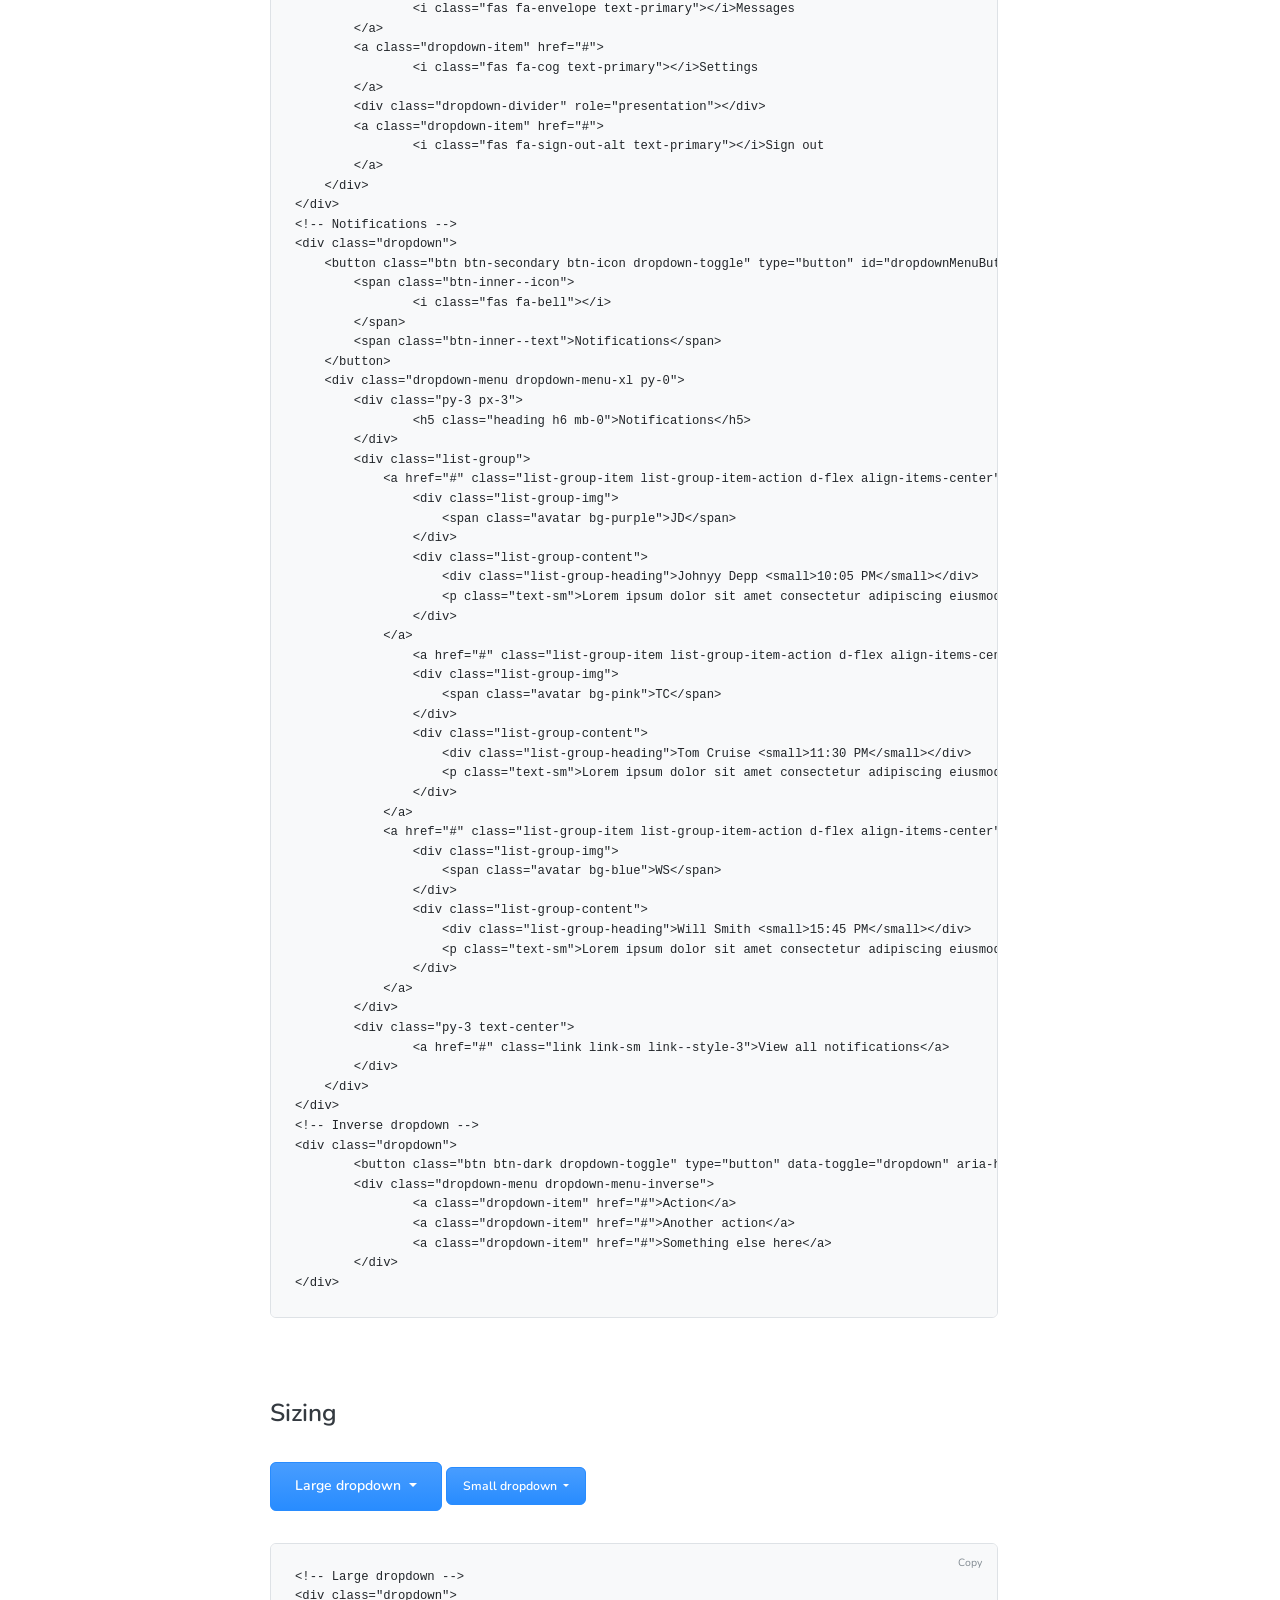
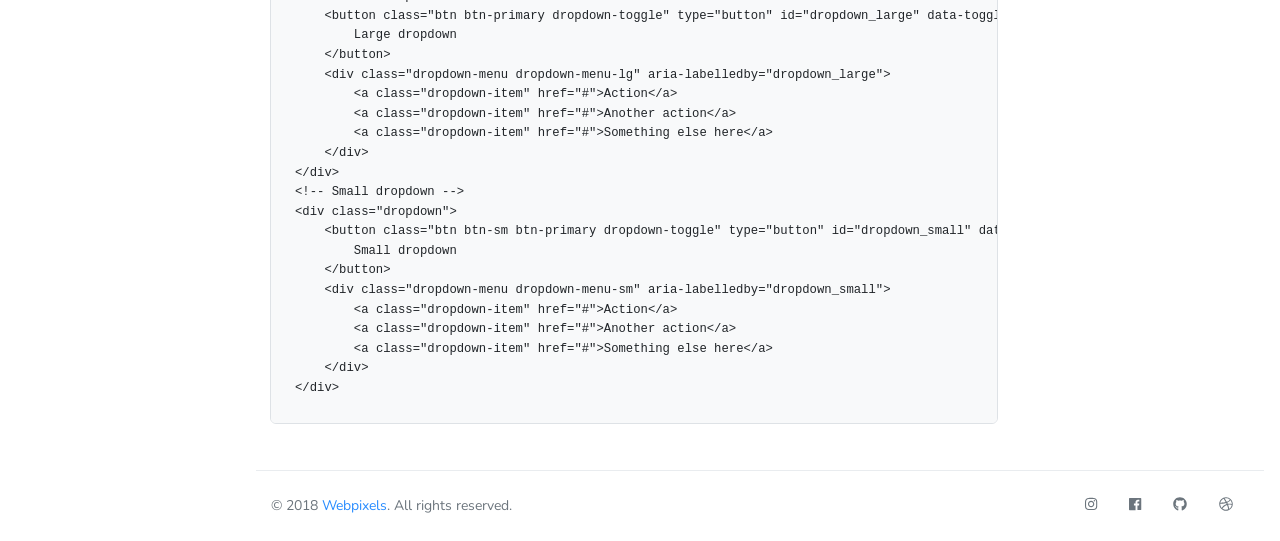
<file: docs/dropdowns.html>
<!DOCTYPE html>
<html>
  <head>
    <meta charset="utf-8">
    <meta name="viewport" content="width=device-width, initial-scale=1, shrink-to-fit=no">
    <meta name="description" content="Probably the most complete UI kit out there. Multiple functionalities and controls added,  extended color palette and beautiful typography, designed as its own extended version of Bootstrap at  the highest level of quality.                             ">
    <meta name="author" content="Webpixels">
    <title>Boomerang UI Kit - Free Bootstrap Framework by Webpixels</title>
    <!-- Fonts -->
    <link href="https://fonts.googleapis.com/css?family=Nunito:400,600,700,800|Roboto:400,500,700" rel="stylesheet">
    <!-- Plugins -->
    <link rel="stylesheet" href="../assets/vendor/animate/animate.min.css" type="text/css">
    <!-- Theme CSS -->
    <link type="text/css" href="../assets/css/theme.css" rel="stylesheet">
    <!-- Demo CSS - No need to use these in your project -->
    <link rel="stylesheet" href="../assets/vendor/jquery-scrollbar/css/jquery-scrollbar.css">
    <link type="text/css" href="../assets/vendor/highlight/css/highlight.min.css" rel="stylesheet">
    <link type="text/css" href="../assets/css/demo.css" rel="stylesheet">
  </head>
  <body>
    <main class="main">
      <aside class="sidebar" id="nav_docs">
        <div class="sidebar-brand">
          <h1 class="font-weight-400"><a href="../"><span class="font-weight-700">Boomerang</span> UI Kit</a></h1>
        </div>
        <div class="scrollbar-inner">
          <ul class="navigation pr-3">
            <li class="navigation-title">Getting started</li>
            <li class="navigation-item">
              <a href="introduction.html" class="navigation-link">Introduction</a>
            </li>
            <li class="navigation-item">
              <a href="file-structure.html" class="navigation-link">File structure</a>
            </li>
            <li class="navigation-item">
              <a href="plugins.html" class="navigation-link">Plugins</a>
            </li>
            <li class="navigation-item">
              <a href="customization.html" class="navigation-link">Customization</a>
            </li>
            <li class="navigation-item">
              <a href="update.html" class="navigation-link">Update</a>
            </li>
            <li class="navigation-title">Design elements</li>
            <li class="navigation-item">
              <a href="colors.html" class="navigation-link">Colors</a>
            </li>
            <li class="navigation-item">
              <a href="typography.html" class="navigation-link">Typography</a>
            </li>
            <li class="navigation-item">
              <a href="icons.html" class="navigation-link">Icons</a>
            </li>
            <li class="navigation-title">Components</li>
            <li class="navigation-item">
              <a href="alerts.html" class="navigation-link">Alerts</a>
            </li>
            <li class="navigation-item">
              <a href="avatars.html" class="navigation-link">Avatars</a>
            </li>
            <li class="navigation-item">
              <a href="badges.html" class="navigation-link">Badges</a>
            </li>
            <li class="navigation-item">
              <a href="buttons.html" class="navigation-link">Buttons</a>
            </li>
            <li class="navigation-item">
              <a href="cards.html" class="navigation-link">Cards</a>
            </li>
            <li class="navigation-item">
              <a href="dropdowns.html" class="navigation-link">Dropdowns</a>
            </li>
            <li class="navigation-item">
              <a href="forms.html" class="navigation-link">Forms</a>
            </li>
            <li class="navigation-item">
              <a href="modal.html" class="navigation-link">Modal</a>
            </li>
            <li class="navigation-item">
              <a href="navbar.html" class="navigation-link">Navbar</a>
            </li>
            <li class="navigation-item">
              <a href="navs.html" class="navigation-link">Navs</a>
            </li>
            <li class="navigation-item">
              <a href="pagination.html" class="navigation-link">Pagination</a>
            </li>
            <li class="navigation-item">
              <a href="progress.html" class="navigation-link">Progress</a>
            </li>
            <li class="navigation-item">
              <a href="tables.html" class="navigation-link">Tables</a>
            </li>
            <li class="navigation-item">
              <a href="tooltips.html" class="navigation-link">Tooltips</a>
            </li>
          </ul>
        </div>
      </aside>
      <section class="content">
        <div class="header">
          <div class="navigation-trigger d-xl-none" data-action="aside-open" data-target=".sidebar">
            <div class="navigation-trigger-inner">
              <i class="navigation-trigger-line"></i>
              <i class="navigation-trigger-line"></i>
              <i class="navigation-trigger-line"></i>
            </div>
          </div>
          <div class="header-brand d-xl-none">
            <h1><a href="index.html">Boomerang UI Kit</a></h1>
          </div>
          <div class="header-nav ml-auto">
            <ul class="nav align-items-center">
              <li class="nav-item d-none d-md-inline-block">
                <a class="nav-link pl-0 active" href="../">Go to UI Kit</a>
              </li>
              <li class="nav-item d-none d-md-inline-block">
                <a class="nav-link" href="../docs/changelog.html">Changelog</a>
              </li>
              <li class="nav-item ml-4">
                <a href="https://github.com/webpixels/boomerang-ui-kit/archive/master.zip" class="btn btn-sm btn-primary">Download Free</a>
              </li>
            </ul>
          </div>
        </div>
        <div class="content-inner content-docs">
          <div class="container">
            <div class="pt-3 pb-4 mb-4 border-bottom">
              <div class="row">
                <div class="col-lg-6">
                  <h2 class="heading h2 font-weight-bold">Dropdowns</h2>
                  <p>Toggle contextual overlays for displaying lists of links and more with the Bootstrap dropdown plugin.</p>
                  <a href="http://getbootstrap.com/docs/4.0/components/dropdowns" target="_blank">Open Bootstrap Docs</a>
                </div>
              </div>
            </div>
            <div class="row">
              <div class="col-lg-9">
                <h3 id="example">Example</h3>
                <div class="code-example">
                  <div class="dropdown">
                    <button class="btn btn-outline-primary dropdown-toggle" type="button" data-toggle="dropdown" aria-haspopup="true" aria-expanded="false">
                      Dropdown
                    </button>
                    <div class="dropdown-menu">
                      <a class="dropdown-item" href="#">Action</a>
                      <a class="dropdown-item" href="#">Another action</a>
                      <a class="dropdown-item" href="#">Something else here</a>
                    </div>
                  </div>
                  <div class="btn-group">
                    <button type="button" class="btn btn-outline-danger">Split button</button>
                    <button type="button" class="btn btn-outline-danger dropdown-toggle dropdown-toggle-split" data-toggle="dropdown" aria-haspopup="true" aria-expanded="false">
                      <span class="sr-only">Toggle Dropdown</span>
                    </button>
                    <div class="dropdown-menu">
                      <a class="dropdown-item" href="#">Action</a>
                      <a class="dropdown-item" href="#">Another action</a>
                      <a class="dropdown-item" href="#">Something else here</a>
                      <div class="dropdown-divider"></div>
                      <a class="dropdown-item" href="#">Separated link</a>
                    </div>
                  </div>
                  <div class="dropdown">
                    <button class="btn btn-outline-primary" type="button" data-toggle="dropdown" aria-haspopup="true" aria-expanded="false">
                      <i class="fas fa-ellipsis-h"></i>
                    </button>
                    <div class="dropdown-menu">
                      <a class="dropdown-item" href="#">Action</a>
                      <a class="dropdown-item" href="#">Another action</a>
                      <a class="dropdown-item" href="#">Something else here</a>
                    </div>
                  </div>
                </div>
                <div class="highlight">
                  <pre><code class="language-html" data-lang="html"><span class="nt">&lt;div</span> <span class="na">class=</span><span class="s">"dropdown"</span><span class="nt">&gt;</span>
    <span class="nt">&lt;button</span> <span class="na">class=</span><span class="s">"btn btn-outline-primary dropdown-toggle"</span> <span class="na">type=</span><span class="s">"button"</span> <span class="na">data-toggle=</span><span class="s">"dropdown"</span> <span class="na">aria-haspopup=</span><span class="s">"true"</span> <span class="na">aria-expanded=</span><span class="s">"false"</span><span class="nt">&gt;</span>
        Dropdown
    <span class="nt">&lt;/button&gt;</span>
    <span class="nt">&lt;div</span> <span class="na">class=</span><span class="s">"dropdown-menu"</span><span class="nt">&gt;</span>
        <span class="nt">&lt;a</span> <span class="na">class=</span><span class="s">"dropdown-item"</span> <span class="na">href=</span><span class="s">"#"</span><span class="nt">&gt;</span>Action<span class="nt">&lt;/a&gt;</span>
        <span class="nt">&lt;a</span> <span class="na">class=</span><span class="s">"dropdown-item"</span> <span class="na">href=</span><span class="s">"#"</span><span class="nt">&gt;</span>Another action<span class="nt">&lt;/a&gt;</span>
        <span class="nt">&lt;a</span> <span class="na">class=</span><span class="s">"dropdown-item"</span> <span class="na">href=</span><span class="s">"#"</span><span class="nt">&gt;</span>Something else here<span class="nt">&lt;/a&gt;</span>
    <span class="nt">&lt;/div&gt;</span>
<span class="nt">&lt;/div&gt;</span>
<span class="nt">&lt;div</span> <span class="na">class=</span><span class="s">"btn-group"</span><span class="nt">&gt;</span>
    <span class="nt">&lt;button</span> <span class="na">type=</span><span class="s">"button"</span> <span class="na">class=</span><span class="s">"btn btn-outline-danger"</span><span class="nt">&gt;</span>Split button<span class="nt">&lt;/button&gt;</span>
    <span class="nt">&lt;button</span> <span class="na">type=</span><span class="s">"button"</span> <span class="na">class=</span><span class="s">"btn btn-outline-danger dropdown-toggle dropdown-toggle-split"</span> <span class="na">data-toggle=</span><span class="s">"dropdown"</span> <span class="na">aria-haspopup=</span><span class="s">"true"</span> <span class="na">aria-expanded=</span><span class="s">"false"</span><span class="nt">&gt;</span>
        <span class="nt">&lt;span</span> <span class="na">class=</span><span class="s">"sr-only"</span><span class="nt">&gt;</span>Toggle Dropdown<span class="nt">&lt;/span&gt;</span>
    <span class="nt">&lt;/button&gt;</span>
    <span class="nt">&lt;div</span> <span class="na">class=</span><span class="s">"dropdown-menu"</span><span class="nt">&gt;</span>
        <span class="nt">&lt;a</span> <span class="na">class=</span><span class="s">"dropdown-item"</span> <span class="na">href=</span><span class="s">"#"</span><span class="nt">&gt;</span>Action<span class="nt">&lt;/a&gt;</span>
        <span class="nt">&lt;a</span> <span class="na">class=</span><span class="s">"dropdown-item"</span> <span class="na">href=</span><span class="s">"#"</span><span class="nt">&gt;</span>Another action<span class="nt">&lt;/a&gt;</span>
        <span class="nt">&lt;a</span> <span class="na">class=</span><span class="s">"dropdown-item"</span> <span class="na">href=</span><span class="s">"#"</span><span class="nt">&gt;</span>Something else here<span class="nt">&lt;/a&gt;</span>
        <span class="nt">&lt;div</span> <span class="na">class=</span><span class="s">"dropdown-divider"</span><span class="nt">&gt;&lt;/div&gt;</span>
        <span class="nt">&lt;a</span> <span class="na">class=</span><span class="s">"dropdown-item"</span> <span class="na">href=</span><span class="s">"#"</span><span class="nt">&gt;</span>Separated link<span class="nt">&lt;/a&gt;</span>
    <span class="nt">&lt;/div&gt;</span>
<span class="nt">&lt;/div&gt;</span>
<span class="nt">&lt;div</span> <span class="na">class=</span><span class="s">"dropdown"</span><span class="nt">&gt;</span>
    <span class="nt">&lt;button</span> <span class="na">class=</span><span class="s">"btn btn-outline-primary"</span> <span class="na">type=</span><span class="s">"button"</span> <span class="na">data-toggle=</span><span class="s">"dropdown"</span> <span class="na">aria-haspopup=</span><span class="s">"true"</span> <span class="na">aria-expanded=</span><span class="s">"false"</span><span class="nt">&gt;</span>
        <span class="nt">&lt;i</span> <span class="na">class=</span><span class="s">"fas fa-ellipsis-h"</span><span class="nt">&gt;&lt;/i&gt;</span>
    <span class="nt">&lt;/button&gt;</span>
    <span class="nt">&lt;div</span> <span class="na">class=</span><span class="s">"dropdown-menu"</span><span class="nt">&gt;</span>
        <span class="nt">&lt;a</span> <span class="na">class=</span><span class="s">"dropdown-item"</span> <span class="na">href=</span><span class="s">"#"</span><span class="nt">&gt;</span>Action<span class="nt">&lt;/a&gt;</span>
        <span class="nt">&lt;a</span> <span class="na">class=</span><span class="s">"dropdown-item"</span> <span class="na">href=</span><span class="s">"#"</span><span class="nt">&gt;</span>Another action<span class="nt">&lt;/a&gt;</span>
        <span class="nt">&lt;a</span> <span class="na">class=</span><span class="s">"dropdown-item"</span> <span class="na">href=</span><span class="s">"#"</span><span class="nt">&gt;</span>Something else here<span class="nt">&lt;/a&gt;</span>
    <span class="nt">&lt;/div&gt;</span>
<span class="nt">&lt;/div&gt;</span></code></pre>
                </div>
                <h3 id="variations">Variations</h3>
                <div class="code-example">
                  <!-- User account -->
                  <div class="dropdown">
                    <button class="btn btn-primary btn-icon-only rounded-circle" type="button" id="dropdown_user_account" data-toggle="dropdown" aria-haspopup="true" aria-expanded="false">
                      <span class="btn-inner--icon">
                        <i class="fas fa-user"></i>
                      </span>
                    </button>
                    <div class="dropdown-menu" aria-labelledby="dropdown_user_account">
                      <h6 class="dropdown-header">User menu</h6>
                      <a class="dropdown-item" href="#">
                        <span class="float-right badge badge-primary">4</span>
                        <i class="fas fa-envelope text-primary"></i>Messages
                      </a>
                      <a class="dropdown-item" href="#">
                        <i class="fas fa-cog text-primary"></i>Settings
                      </a>
                      <div class="dropdown-divider" role="presentation"></div>
                      <a class="dropdown-item" href="#">
                        <i class="fas fa-sign-out-alt text-primary"></i>Sign out
                      </a>
                    </div>
                  </div>
                  <!-- Notifications -->
                  <div class="dropdown">
                    <button class="btn btn-secondary btn-icon dropdown-toggle" type="button" id="dropdownMenuButton" data-toggle="dropdown" aria-haspopup="true" aria-expanded="false">
                      <span class="btn-inner--icon">
                        <i class="fas fa-bell"></i>
                      </span>
                      <span class="btn-inner--text">Notifications</span>
                    </button>
                    <div class="dropdown-menu dropdown-menu-xl py-0">
                      <div class="py-3 px-3">
                        <h5 class="heading h6 mb-0">Notifications</h5>
                      </div>
                      <div class="list-group">
                        <a href="#" class="list-group-item list-group-item-action d-flex align-items-center">
                          <div class="list-group-img">
                            <span class="avatar bg-purple">JD</span>
                          </div>
                          <div class="list-group-content">
                            <div class="list-group-heading">Johnyy Depp <small>10:05 PM</small></div>
                            <p class="text-sm">Lorem ipsum dolor sit amet consectetur adipiscing eiusmod tempor</p>
                          </div>
                        </a>
                        <a href="#" class="list-group-item list-group-item-action d-flex align-items-center">
                          <div class="list-group-img">
                            <span class="avatar bg-pink">TC</span>
                          </div>
                          <div class="list-group-content">
                            <div class="list-group-heading">Tom Cruise <small>11:30 PM</small></div>
                            <p class="text-sm">Lorem ipsum dolor sit amet consectetur adipiscing eiusmod tempor</p>
                          </div>
                        </a>
                        <a href="#" class="list-group-item list-group-item-action d-flex align-items-center">
                          <div class="list-group-img">
                            <span class="avatar bg-blue">WS</span>
                          </div>
                          <div class="list-group-content">
                            <div class="list-group-heading">Will Smith <small>15:45 PM</small></div>
                            <p class="text-sm">Lorem ipsum dolor sit amet consectetur adipiscing eiusmod tempor</p>
                          </div>
                        </a>
                      </div>
                      <div class="py-3 text-center">
                        <a href="#" class="link link-sm link--style-3">View all notifications</a>
                      </div>
                    </div>
                  </div>
                  <!-- Inverse dropdown -->
                  <div class="dropdown">
                    <button class="btn btn-dark dropdown-toggle" type="button" data-toggle="dropdown" aria-haspopup="true" aria-expanded="false">Inverse dropdown</button>
                    <div class="dropdown-menu dropdown-menu-inverse">
                      <a class="dropdown-item" href="#">Action</a>
                      <a class="dropdown-item" href="#">Another action</a>
                      <a class="dropdown-item" href="#">Something else here</a>
                    </div>
                  </div>
                </div>
                <div class="highlight">
                  <pre><code class="language-html" data-lang="html"><span class="c">&lt;!-- User account --&gt;</span>
<span class="nt">&lt;div</span> <span class="na">class=</span><span class="s">"dropdown"</span><span class="nt">&gt;</span>
    <span class="nt">&lt;button</span> <span class="na">class=</span><span class="s">"btn btn-primary btn-icon-only rounded-circle"</span> <span class="na">type=</span><span class="s">"button"</span> <span class="na">id=</span><span class="s">"dropdown_user_account"</span> <span class="na">data-toggle=</span><span class="s">"dropdown"</span> <span class="na">aria-haspopup=</span><span class="s">"true"</span> <span class="na">aria-expanded=</span><span class="s">"false"</span><span class="nt">&gt;</span>
        <span class="nt">&lt;span</span> <span class="na">class=</span><span class="s">"btn-inner--icon"</span><span class="nt">&gt;</span>
        	<span class="nt">&lt;i</span> <span class="na">class=</span><span class="s">"fas fa-user"</span><span class="nt">&gt;&lt;/i&gt;</span>
        <span class="nt">&lt;/span&gt;</span> 
    <span class="nt">&lt;/button&gt;</span>
    <span class="nt">&lt;div</span> <span class="na">class=</span><span class="s">"dropdown-menu"</span> <span class="na">aria-labelledby=</span><span class="s">"dropdown_user_account"</span><span class="nt">&gt;</span>
    	<span class="nt">&lt;h6</span> <span class="na">class=</span><span class="s">"dropdown-header"</span><span class="nt">&gt;</span>User menu<span class="nt">&lt;/h6&gt;</span>
    	<span class="nt">&lt;a</span> <span class="na">class=</span><span class="s">"dropdown-item"</span> <span class="na">href=</span><span class="s">"#"</span><span class="nt">&gt;</span>
    		<span class="nt">&lt;span</span> <span class="na">class=</span><span class="s">"float-right badge badge-primary"</span><span class="nt">&gt;</span>4<span class="nt">&lt;/span&gt;</span>
    		<span class="nt">&lt;i</span> <span class="na">class=</span><span class="s">"fas fa-envelope text-primary"</span><span class="nt">&gt;&lt;/i&gt;</span>Messages
    	<span class="nt">&lt;/a&gt;</span>
    	<span class="nt">&lt;a</span> <span class="na">class=</span><span class="s">"dropdown-item"</span> <span class="na">href=</span><span class="s">"#"</span><span class="nt">&gt;</span>
    		<span class="nt">&lt;i</span> <span class="na">class=</span><span class="s">"fas fa-cog text-primary"</span><span class="nt">&gt;&lt;/i&gt;</span>Settings
    	<span class="nt">&lt;/a&gt;</span>
    	<span class="nt">&lt;div</span> <span class="na">class=</span><span class="s">"dropdown-divider"</span> <span class="na">role=</span><span class="s">"presentation"</span><span class="nt">&gt;&lt;/div&gt;</span>
    	<span class="nt">&lt;a</span> <span class="na">class=</span><span class="s">"dropdown-item"</span> <span class="na">href=</span><span class="s">"#"</span><span class="nt">&gt;</span>
    		<span class="nt">&lt;i</span> <span class="na">class=</span><span class="s">"fas fa-sign-out-alt text-primary"</span><span class="nt">&gt;&lt;/i&gt;</span>Sign out
    	<span class="nt">&lt;/a&gt;</span>
    <span class="nt">&lt;/div&gt;</span>
<span class="nt">&lt;/div&gt;</span>
<span class="c">&lt;!-- Notifications --&gt;</span>
<span class="nt">&lt;div</span> <span class="na">class=</span><span class="s">"dropdown"</span><span class="nt">&gt;</span>
    <span class="nt">&lt;button</span> <span class="na">class=</span><span class="s">"btn btn-secondary btn-icon dropdown-toggle"</span> <span class="na">type=</span><span class="s">"button"</span> <span class="na">id=</span><span class="s">"dropdownMenuButton"</span> <span class="na">data-toggle=</span><span class="s">"dropdown"</span> <span class="na">aria-haspopup=</span><span class="s">"true"</span> <span class="na">aria-expanded=</span><span class="s">"false"</span><span class="nt">&gt;</span>
        <span class="nt">&lt;span</span> <span class="na">class=</span><span class="s">"btn-inner--icon"</span><span class="nt">&gt;</span>
        	<span class="nt">&lt;i</span> <span class="na">class=</span><span class="s">"fas fa-bell"</span><span class="nt">&gt;&lt;/i&gt;</span>
        <span class="nt">&lt;/span&gt;</span> 
        <span class="nt">&lt;span</span> <span class="na">class=</span><span class="s">"btn-inner--text"</span><span class="nt">&gt;</span>Notifications<span class="nt">&lt;/span&gt;</span>
    <span class="nt">&lt;/button&gt;</span>
    <span class="nt">&lt;div</span> <span class="na">class=</span><span class="s">"dropdown-menu dropdown-menu-xl py-0"</span><span class="nt">&gt;</span>
        <span class="nt">&lt;div</span> <span class="na">class=</span><span class="s">"py-3 px-3"</span><span class="nt">&gt;</span>
        	<span class="nt">&lt;h5</span> <span class="na">class=</span><span class="s">"heading h6 mb-0"</span><span class="nt">&gt;</span>Notifications<span class="nt">&lt;/h5&gt;</span>
        <span class="nt">&lt;/div&gt;</span>
        <span class="nt">&lt;div</span> <span class="na">class=</span><span class="s">"list-group"</span><span class="nt">&gt;</span>
            <span class="nt">&lt;a</span> <span class="na">href=</span><span class="s">"#"</span> <span class="na">class=</span><span class="s">"list-group-item list-group-item-action d-flex align-items-center"</span><span class="nt">&gt;</span>
                <span class="nt">&lt;div</span> <span class="na">class=</span><span class="s">"list-group-img"</span><span class="nt">&gt;</span>
                    <span class="nt">&lt;span</span> <span class="na">class=</span><span class="s">"avatar bg-purple"</span><span class="nt">&gt;</span>JD<span class="nt">&lt;/span&gt;</span>
                <span class="nt">&lt;/div&gt;</span>
                <span class="nt">&lt;div</span> <span class="na">class=</span><span class="s">"list-group-content"</span><span class="nt">&gt;</span>
                    <span class="nt">&lt;div</span> <span class="na">class=</span><span class="s">"list-group-heading"</span><span class="nt">&gt;</span>Johnyy Depp <span class="nt">&lt;small&gt;</span>10:05 PM<span class="nt">&lt;/small&gt;&lt;/div&gt;</span>
                    <span class="nt">&lt;p</span> <span class="na">class=</span><span class="s">"text-sm"</span><span class="nt">&gt;</span>Lorem ipsum dolor sit amet consectetur adipiscing eiusmod tempor<span class="nt">&lt;/p&gt;</span>
                <span class="nt">&lt;/div&gt;</span>
            <span class="nt">&lt;/a&gt;</span>
        	<span class="nt">&lt;a</span> <span class="na">href=</span><span class="s">"#"</span> <span class="na">class=</span><span class="s">"list-group-item list-group-item-action d-flex align-items-center"</span><span class="nt">&gt;</span>
                <span class="nt">&lt;div</span> <span class="na">class=</span><span class="s">"list-group-img"</span><span class="nt">&gt;</span>
                    <span class="nt">&lt;span</span> <span class="na">class=</span><span class="s">"avatar bg-pink"</span><span class="nt">&gt;</span>TC<span class="nt">&lt;/span&gt;</span>
                <span class="nt">&lt;/div&gt;</span>
                <span class="nt">&lt;div</span> <span class="na">class=</span><span class="s">"list-group-content"</span><span class="nt">&gt;</span>
                    <span class="nt">&lt;div</span> <span class="na">class=</span><span class="s">"list-group-heading"</span><span class="nt">&gt;</span>Tom Cruise <span class="nt">&lt;small&gt;</span>11:30 PM<span class="nt">&lt;/small&gt;&lt;/div&gt;</span>
                    <span class="nt">&lt;p</span> <span class="na">class=</span><span class="s">"text-sm"</span><span class="nt">&gt;</span>Lorem ipsum dolor sit amet consectetur adipiscing eiusmod tempor<span class="nt">&lt;/p&gt;</span>
                <span class="nt">&lt;/div&gt;</span>
            <span class="nt">&lt;/a&gt;</span>
            <span class="nt">&lt;a</span> <span class="na">href=</span><span class="s">"#"</span> <span class="na">class=</span><span class="s">"list-group-item list-group-item-action d-flex align-items-center"</span><span class="nt">&gt;</span>
                <span class="nt">&lt;div</span> <span class="na">class=</span><span class="s">"list-group-img"</span><span class="nt">&gt;</span>
                    <span class="nt">&lt;span</span> <span class="na">class=</span><span class="s">"avatar bg-blue"</span><span class="nt">&gt;</span>WS<span class="nt">&lt;/span&gt;</span>
                <span class="nt">&lt;/div&gt;</span>
                <span class="nt">&lt;div</span> <span class="na">class=</span><span class="s">"list-group-content"</span><span class="nt">&gt;</span>
                    <span class="nt">&lt;div</span> <span class="na">class=</span><span class="s">"list-group-heading"</span><span class="nt">&gt;</span>Will Smith <span class="nt">&lt;small&gt;</span>15:45 PM<span class="nt">&lt;/small&gt;&lt;/div&gt;</span>
                    <span class="nt">&lt;p</span> <span class="na">class=</span><span class="s">"text-sm"</span><span class="nt">&gt;</span>Lorem ipsum dolor sit amet consectetur adipiscing eiusmod tempor<span class="nt">&lt;/p&gt;</span>
                <span class="nt">&lt;/div&gt;</span>
            <span class="nt">&lt;/a&gt;</span>
        <span class="nt">&lt;/div&gt;</span>
        <span class="nt">&lt;div</span> <span class="na">class=</span><span class="s">"py-3 text-center"</span><span class="nt">&gt;</span>
        	<span class="nt">&lt;a</span> <span class="na">href=</span><span class="s">"#"</span> <span class="na">class=</span><span class="s">"link link-sm link--style-3"</span><span class="nt">&gt;</span>View all notifications<span class="nt">&lt;/a&gt;</span>
        <span class="nt">&lt;/div&gt;</span>
    <span class="nt">&lt;/div&gt;</span>
<span class="nt">&lt;/div&gt;</span>
<span class="c">&lt;!-- Inverse dropdown --&gt;</span>
<span class="nt">&lt;div</span> <span class="na">class=</span><span class="s">"dropdown"</span><span class="nt">&gt;</span>
	<span class="nt">&lt;button</span> <span class="na">class=</span><span class="s">"btn btn-dark dropdown-toggle"</span> <span class="na">type=</span><span class="s">"button"</span> <span class="na">data-toggle=</span><span class="s">"dropdown"</span> <span class="na">aria-haspopup=</span><span class="s">"true"</span> <span class="na">aria-expanded=</span><span class="s">"false"</span><span class="nt">&gt;</span>Inverse dropdown<span class="nt">&lt;/button&gt;</span>
	<span class="nt">&lt;div</span> <span class="na">class=</span><span class="s">"dropdown-menu dropdown-menu-inverse"</span><span class="nt">&gt;</span>
		<span class="nt">&lt;a</span> <span class="na">class=</span><span class="s">"dropdown-item"</span> <span class="na">href=</span><span class="s">"#"</span><span class="nt">&gt;</span>Action<span class="nt">&lt;/a&gt;</span>
		<span class="nt">&lt;a</span> <span class="na">class=</span><span class="s">"dropdown-item"</span> <span class="na">href=</span><span class="s">"#"</span><span class="nt">&gt;</span>Another action<span class="nt">&lt;/a&gt;</span>
		<span class="nt">&lt;a</span> <span class="na">class=</span><span class="s">"dropdown-item"</span> <span class="na">href=</span><span class="s">"#"</span><span class="nt">&gt;</span>Something else here<span class="nt">&lt;/a&gt;</span>
	<span class="nt">&lt;/div&gt;</span>
<span class="nt">&lt;/div&gt;</span></code></pre>
                </div>
                <h3 id="sizing">Sizing</h3>
                <div class="code-example">
                  <!-- Large dropdown -->
                  <div class="dropdown">
                    <button class="btn btn-primary dropdown-toggle" type="button" id="dropdown_large" data-toggle="dropdown" aria-haspopup="true" aria-expanded="false">
                      Large dropdown
                    </button>
                    <div class="dropdown-menu dropdown-menu-lg" aria-labelledby="dropdown_large">
                      <a class="dropdown-item" href="#">Action</a>
                      <a class="dropdown-item" href="#">Another action</a>
                      <a class="dropdown-item" href="#">Something else here</a>
                    </div>
                  </div>
                  <!-- Small dropdown -->
                  <div class="dropdown">
                    <button class="btn btn-sm btn-primary dropdown-toggle" type="button" id="dropdown_small" data-toggle="dropdown" aria-haspopup="true" aria-expanded="false">
                      Small dropdown
                    </button>
                    <div class="dropdown-menu dropdown-menu-sm" aria-labelledby="dropdown_small">
                      <a class="dropdown-item" href="#">Action</a>
                      <a class="dropdown-item" href="#">Another action</a>
                      <a class="dropdown-item" href="#">Something else here</a>
                    </div>
                  </div>
                </div>
                <div class="highlight">
                  <pre><code class="language-html" data-lang="html"><span class="c">&lt;!-- Large dropdown --&gt;</span>
<span class="nt">&lt;div</span> <span class="na">class=</span><span class="s">"dropdown"</span><span class="nt">&gt;</span>
    <span class="nt">&lt;button</span> <span class="na">class=</span><span class="s">"btn btn-primary dropdown-toggle"</span> <span class="na">type=</span><span class="s">"button"</span> <span class="na">id=</span><span class="s">"dropdown_large"</span> <span class="na">data-toggle=</span><span class="s">"dropdown"</span> <span class="na">aria-haspopup=</span><span class="s">"true"</span> <span class="na">aria-expanded=</span><span class="s">"false"</span><span class="nt">&gt;</span>
        Large dropdown
    <span class="nt">&lt;/button&gt;</span>
    <span class="nt">&lt;div</span> <span class="na">class=</span><span class="s">"dropdown-menu dropdown-menu-lg"</span> <span class="na">aria-labelledby=</span><span class="s">"dropdown_large"</span><span class="nt">&gt;</span>
        <span class="nt">&lt;a</span> <span class="na">class=</span><span class="s">"dropdown-item"</span> <span class="na">href=</span><span class="s">"#"</span><span class="nt">&gt;</span>Action<span class="nt">&lt;/a&gt;</span>
        <span class="nt">&lt;a</span> <span class="na">class=</span><span class="s">"dropdown-item"</span> <span class="na">href=</span><span class="s">"#"</span><span class="nt">&gt;</span>Another action<span class="nt">&lt;/a&gt;</span>
        <span class="nt">&lt;a</span> <span class="na">class=</span><span class="s">"dropdown-item"</span> <span class="na">href=</span><span class="s">"#"</span><span class="nt">&gt;</span>Something else here<span class="nt">&lt;/a&gt;</span>
    <span class="nt">&lt;/div&gt;</span>
<span class="nt">&lt;/div&gt;</span>
<span class="c">&lt;!-- Small dropdown --&gt;</span>
<span class="nt">&lt;div</span> <span class="na">class=</span><span class="s">"dropdown"</span><span class="nt">&gt;</span>
    <span class="nt">&lt;button</span> <span class="na">class=</span><span class="s">"btn btn-sm btn-primary dropdown-toggle"</span> <span class="na">type=</span><span class="s">"button"</span> <span class="na">id=</span><span class="s">"dropdown_small"</span> <span class="na">data-toggle=</span><span class="s">"dropdown"</span> <span class="na">aria-haspopup=</span><span class="s">"true"</span> <span class="na">aria-expanded=</span><span class="s">"false"</span><span class="nt">&gt;</span>
        Small dropdown
    <span class="nt">&lt;/button&gt;</span>
    <span class="nt">&lt;div</span> <span class="na">class=</span><span class="s">"dropdown-menu dropdown-menu-sm"</span> <span class="na">aria-labelledby=</span><span class="s">"dropdown_small"</span><span class="nt">&gt;</span>
        <span class="nt">&lt;a</span> <span class="na">class=</span><span class="s">"dropdown-item"</span> <span class="na">href=</span><span class="s">"#"</span><span class="nt">&gt;</span>Action<span class="nt">&lt;/a&gt;</span>
        <span class="nt">&lt;a</span> <span class="na">class=</span><span class="s">"dropdown-item"</span> <span class="na">href=</span><span class="s">"#"</span><span class="nt">&gt;</span>Another action<span class="nt">&lt;/a&gt;</span>
        <span class="nt">&lt;a</span> <span class="na">class=</span><span class="s">"dropdown-item"</span> <span class="na">href=</span><span class="s">"#"</span><span class="nt">&gt;</span>Something else here<span class="nt">&lt;/a&gt;</span>
    <span class="nt">&lt;/div&gt;</span>
<span class="nt">&lt;/div&gt;</span></code></pre>
                </div>
              </div>
              <div class="col-lg-3 d-none d-lg-inline-block">
                <div class="sidebar-sticky" data-stick-in-parent="true">
                  <ul class="section-nav">
                    <li class="toc-entry toc-h3"><a href="#example">Example</a></li>
                    <li class="toc-entry toc-h3"><a href="#variations">Variations</a></li>
                    <li class="toc-entry toc-h3"><a href="#sizing">Sizing</a></li>
                  </ul>
                </div>
              </div>
            </div>
          </div>
        </div>
        <footer class="px-3 footer bg-white">
          <div class="container ">
            <div class="row align-items-center py-3 border-top">
              <div class="col-lg-6 text-center text-lg-left mb-2 mb-lg-0">
                &copy; 2018 <a href="https://webpixels.io/" target="_blank">Webpixels</a>. All rights reserved.
              </div>
              <div class="col-lg-6 text-center text-lg-right">
                <ul class="nav justify-content-center justify-content-lg-end">
                  <li class="nav-item">
                    <a class="nav-link active" href="https://instagram.com/webpixelsofficial" target="_blank"><i class="fab fa-instagram"></i></a>
                  </li>
                  <li class="nav-item">
                    <a class="nav-link" href="https://facebook.com/webpixels" target="_blank"><i class="fab fa-facebook"></i></a>
                  </li>
                  <li class="nav-item">
                    <a class="nav-link" href="https://github.com/webpixels" target="_blank"><i class="fab fa-github"></i></a>
                  </li>
                  <li class="nav-item">
                    <a class="nav-link" href="https://dribbble.com/webpixels" target="_blank"><i class="fab fa-dribbble"></i></a>
                  </li>
                </ul>
              </div>
            </div>
          </div>
        </footer>
      </section>
    </main>
    <!-- Core -->
    <script src="../assets/vendor/jquery/jquery.min.js"></script>
    <script src="../assets/vendor/popper/popper.min.js"></script>
    <script src="../assets/js/bootstrap/bootstrap.min.js"></script>
    <!-- FontAwesome 5 -->
    <script src="../assets/vendor/fontawesome/js/fontawesome-all.min.js" defer></script>
    <!-- Scripts used only for this demo only - Remove these in your project -->
    <script src="../assets/vendor/jquery-scrollbar/js/jquery-scrollbar.min.js"></script>
    <script src="../assets/vendor/jquery-scrollLock/jquery-scrollLock.min.js"></script>
    <script src="../assets/vendor/sticky-kit/sticky-kit.min.js"></script>
    <script src="../assets/vendor/highlight/js/highlight.min.js"></script>
    <script src="../assets/vendor/clipboard-js/clipboard.min.js"></script>
    <script src="../assets/vendor/holderjs/holder.min.js"></script>
    <script src="../assets/js/demo.js"></script>
    <!-- Theme JS -->
    <script src="../assets/js/theme.js"></script>
  </body>
</html>
</file>
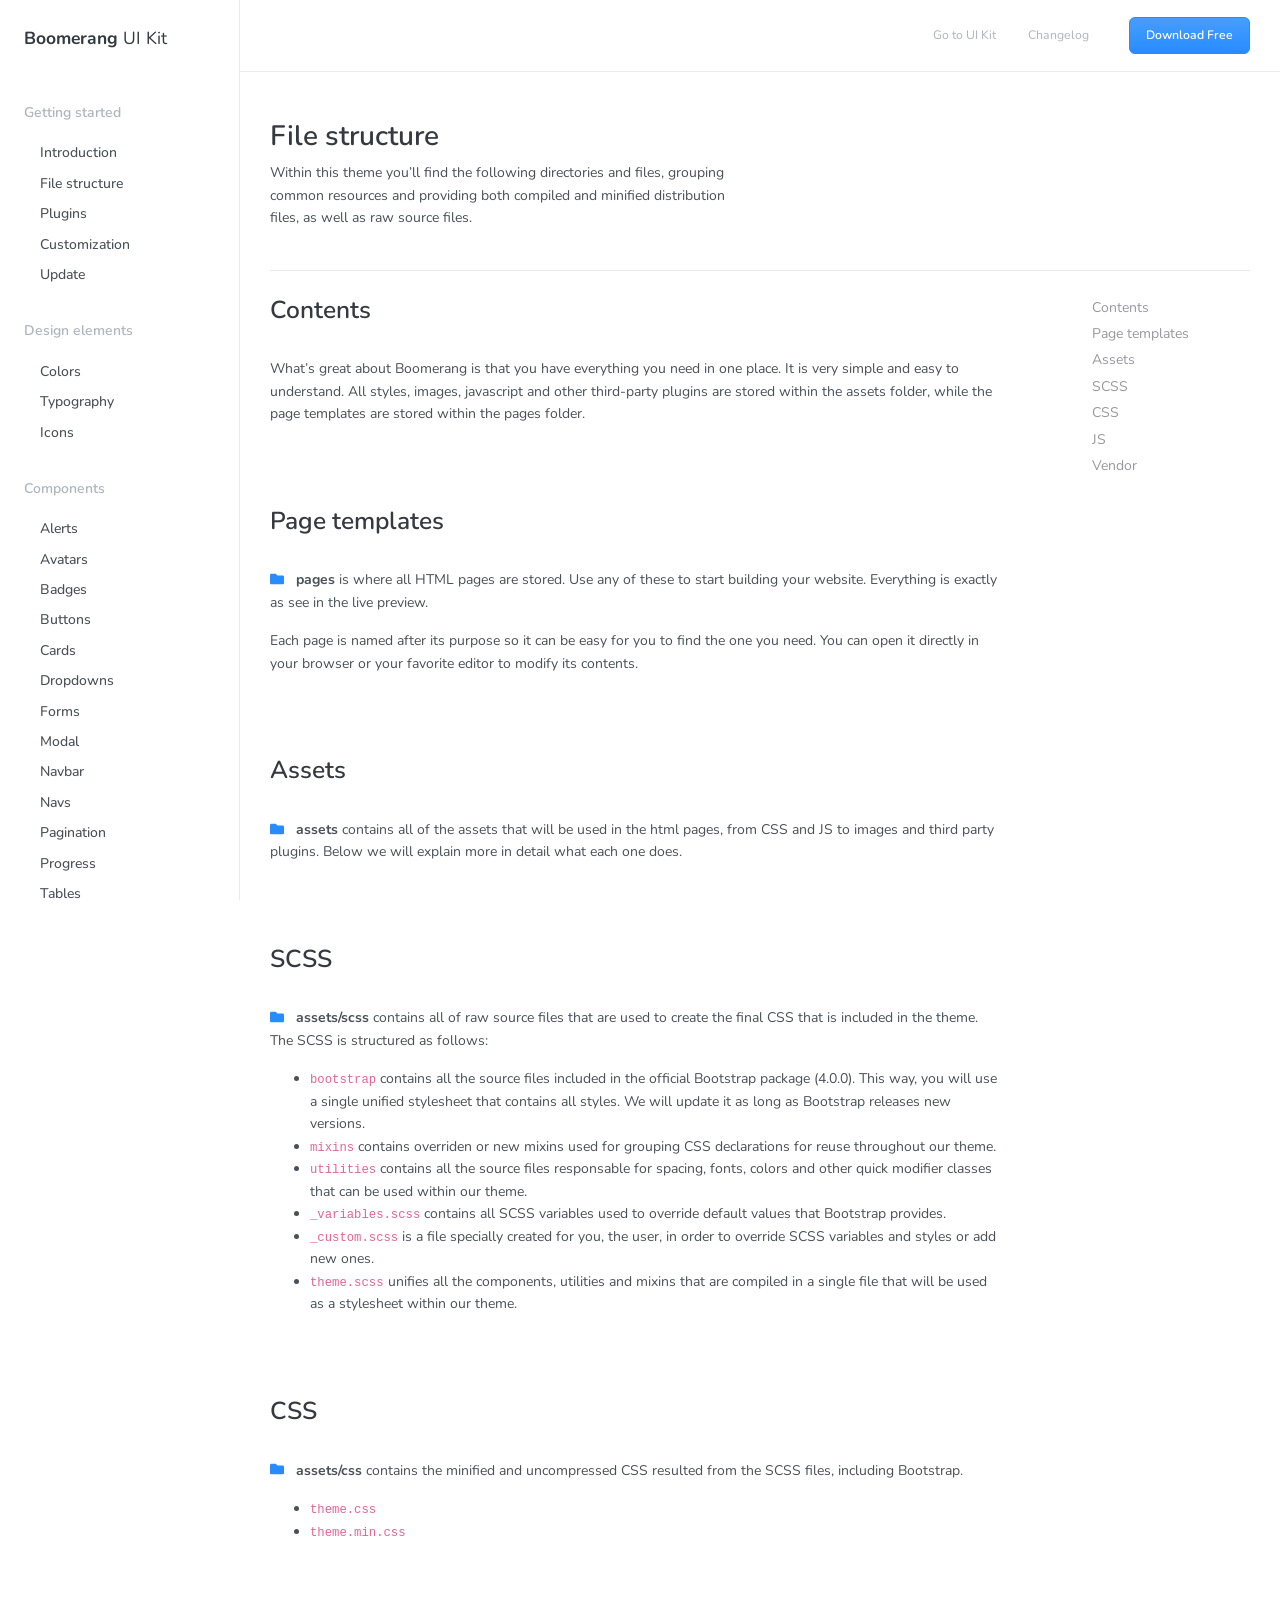
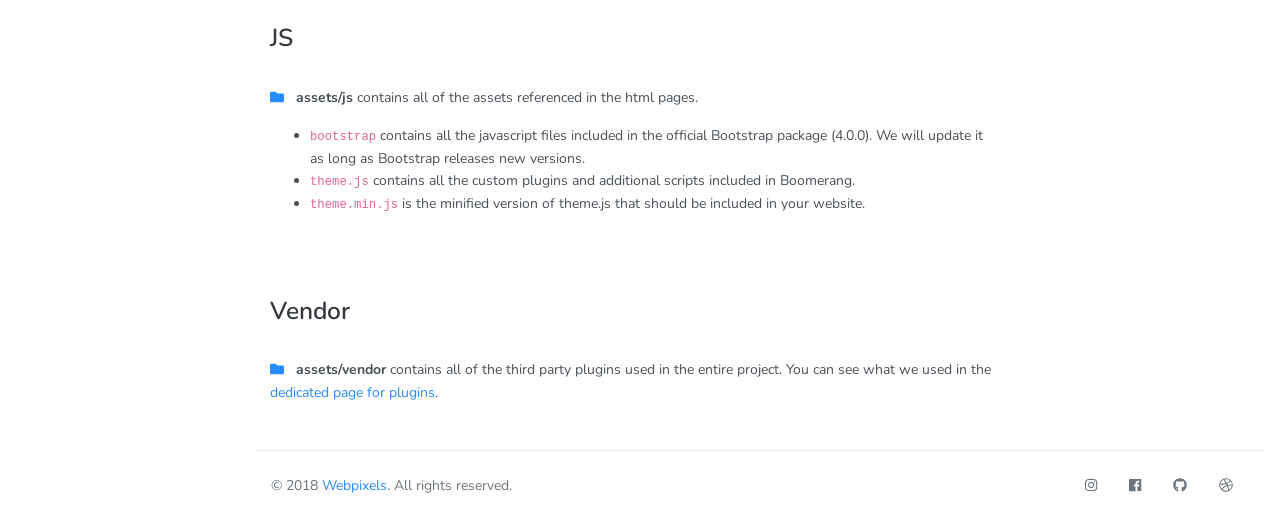
<file: docs/file-structure.html>
<!DOCTYPE html>
<html>
  <head>
    <meta charset="utf-8">
    <meta name="viewport" content="width=device-width, initial-scale=1, shrink-to-fit=no">
    <meta name="description" content="Probably the most complete UI kit out there. Multiple functionalities and controls added,  extended color palette and beautiful typography, designed as its own extended version of Bootstrap at  the highest level of quality.                             ">
    <meta name="author" content="Webpixels">
    <title>Boomerang UI Kit - Free Bootstrap Framework by Webpixels</title>
    <!-- Fonts -->
    <link href="https://fonts.googleapis.com/css?family=Nunito:400,600,700,800|Roboto:400,500,700" rel="stylesheet">
    <!-- Plugins -->
    <link rel="stylesheet" href="../assets/vendor/animate/animate.min.css" type="text/css">
    <!-- Theme CSS -->
    <link type="text/css" href="../assets/css/theme.css" rel="stylesheet">
    <!-- Demo CSS - No need to use these in your project -->
    <link rel="stylesheet" href="../assets/vendor/jquery-scrollbar/css/jquery-scrollbar.css">
    <link type="text/css" href="../assets/vendor/highlight/css/highlight.min.css" rel="stylesheet">
    <link type="text/css" href="../assets/css/demo.css" rel="stylesheet">
  </head>
  <body>
    <main class="main">
      <aside class="sidebar" id="nav_docs">
        <div class="sidebar-brand">
          <h1 class="font-weight-400"><a href="../"><span class="font-weight-700">Boomerang</span> UI Kit</a></h1>
        </div>
        <div class="scrollbar-inner">
          <ul class="navigation pr-3">
            <li class="navigation-title">Getting started</li>
            <li class="navigation-item">
              <a href="introduction.html" class="navigation-link">Introduction</a>
            </li>
            <li class="navigation-item">
              <a href="file-structure.html" class="navigation-link">File structure</a>
            </li>
            <li class="navigation-item">
              <a href="plugins.html" class="navigation-link">Plugins</a>
            </li>
            <li class="navigation-item">
              <a href="customization.html" class="navigation-link">Customization</a>
            </li>
            <li class="navigation-item">
              <a href="update.html" class="navigation-link">Update</a>
            </li>
            <li class="navigation-title">Design elements</li>
            <li class="navigation-item">
              <a href="colors.html" class="navigation-link">Colors</a>
            </li>
            <li class="navigation-item">
              <a href="typography.html" class="navigation-link">Typography</a>
            </li>
            <li class="navigation-item">
              <a href="icons.html" class="navigation-link">Icons</a>
            </li>
            <li class="navigation-title">Components</li>
            <li class="navigation-item">
              <a href="alerts.html" class="navigation-link">Alerts</a>
            </li>
            <li class="navigation-item">
              <a href="avatars.html" class="navigation-link">Avatars</a>
            </li>
            <li class="navigation-item">
              <a href="badges.html" class="navigation-link">Badges</a>
            </li>
            <li class="navigation-item">
              <a href="buttons.html" class="navigation-link">Buttons</a>
            </li>
            <li class="navigation-item">
              <a href="cards.html" class="navigation-link">Cards</a>
            </li>
            <li class="navigation-item">
              <a href="dropdowns.html" class="navigation-link">Dropdowns</a>
            </li>
            <li class="navigation-item">
              <a href="forms.html" class="navigation-link">Forms</a>
            </li>
            <li class="navigation-item">
              <a href="modal.html" class="navigation-link">Modal</a>
            </li>
            <li class="navigation-item">
              <a href="navbar.html" class="navigation-link">Navbar</a>
            </li>
            <li class="navigation-item">
              <a href="navs.html" class="navigation-link">Navs</a>
            </li>
            <li class="navigation-item">
              <a href="pagination.html" class="navigation-link">Pagination</a>
            </li>
            <li class="navigation-item">
              <a href="progress.html" class="navigation-link">Progress</a>
            </li>
            <li class="navigation-item">
              <a href="tables.html" class="navigation-link">Tables</a>
            </li>
            <li class="navigation-item">
              <a href="tooltips.html" class="navigation-link">Tooltips</a>
            </li>
          </ul>
        </div>
      </aside>
      <section class="content">
        <div class="header">
          <div class="navigation-trigger d-xl-none" data-action="aside-open" data-target=".sidebar">
            <div class="navigation-trigger-inner">
              <i class="navigation-trigger-line"></i>
              <i class="navigation-trigger-line"></i>
              <i class="navigation-trigger-line"></i>
            </div>
          </div>
          <div class="header-brand d-xl-none">
            <h1><a href="index.html">Boomerang UI Kit</a></h1>
          </div>
          <div class="header-nav ml-auto">
            <ul class="nav align-items-center">
              <li class="nav-item d-none d-md-inline-block">
                <a class="nav-link pl-0 active" href="../">Go to UI Kit</a>
              </li>
              <li class="nav-item d-none d-md-inline-block">
                <a class="nav-link" href="../docs/changelog.html">Changelog</a>
              </li>
              <li class="nav-item ml-4">
                <a href="https://github.com/webpixels/boomerang-ui-kit/archive/master.zip" class="btn btn-sm btn-primary">Download Free</a>
              </li>
            </ul>
          </div>
        </div>
        <div class="content-inner content-docs">
          <div class="container">
            <div class="pt-3 pb-4 mb-4 border-bottom">
              <div class="row">
                <div class="col-lg-6">
                  <h2 class="heading h2 font-weight-bold">File structure</h2>
                  <p>Within this theme you’ll find the following directories and files, grouping common resources and providing both compiled and minified distribution files, as well as raw source files.</p>
                </div>
              </div>
            </div>
            <div class="row">
              <div class="col-lg-9">
                <h3 id="contents">Contents</h3>
                <p>What’s great about Boomerang is that you have everything you need in one place. It is very simple and easy to understand. All styles, images, javascript and other third-party plugins are stored within the assets folder, while the page templates are stored within the pages folder.</p>
                <h3 id="page-templates">Page templates</h3>
                <p><i class="fas fa-folder text-primary mr-2"></i>
                  <strong>pages</strong> is where all HTML pages are stored. Use any of these to start building your website. Everything is exactly as see in the live preview.</p>
                <p>Each page is named after its purpose so it can be easy for you to find the one you need. You can open it directly in your browser or your favorite editor to modify its contents.</p>
                <h3 id="assets">Assets</h3>
                <p><i class="fas fa-folder text-primary mr-2"></i>
                  <strong>assets</strong> contains all of the assets that will be used in the html pages, from CSS and JS to images and third party plugins. Below we will explain more in detail what each one does.</p>
                <h3 id="scss">SCSS</h3>
                <p><i class="fas fa-folder text-primary mr-2"></i>
                  <strong>assets/scss</strong> contains all of raw source files that are used to create the final CSS that is included in the theme. The SCSS is structured as follows:</p>
                <ul>
                  <li><code>bootstrap</code> contains all the source files included in the official Bootstrap package (4.0.0). This way, you will use a single unified stylesheet that contains all styles. We will update it as long as Bootstrap releases new versions.</li>
                  <li><code>mixins</code> contains overriden or new mixins used for grouping CSS declarations for reuse throughout our theme.</li>
                  <li><code>utilities</code> contains all the source files responsable for spacing, fonts, colors and other quick modifier classes that can be used within our theme.</li>
                  <li><code>_variables.scss</code> contains all SCSS variables used to override default values that Bootstrap provides.</li>
                  <li><code>_custom.scss</code> is a file specially created for you, the user, in order to override SCSS variables and styles or add new ones.</li>
                  <li><code>theme.scss</code> unifies all the components, utilities and mixins that are compiled in a single file that will be used as a stylesheet within our theme.</li>
                </ul>
                <h3 id="css">CSS</h3>
                <p><i class="fas fa-folder text-primary mr-2"></i>
                  <strong>assets/css</strong> contains the minified and uncompressed CSS resulted from the SCSS files, including Bootstrap.</p>
                <ul>
                  <li><code>theme.css</code></li>
                  <li><code>theme.min.css</code></li>
                </ul>
                <h3 id="js">JS</h3>
                <p><i class="fas fa-folder text-primary mr-2"></i>
                  <strong>assets/js</strong> contains all of the assets referenced in the html pages.</p>
                <ul>
                  <li><code>bootstrap</code> contains all the javascript files included in the official Bootstrap package (4.0.0). We will update it as long as Bootstrap releases new versions.</li>
                  <li><code>theme.js</code> contains all the custom plugins and additional scripts included in Boomerang.</li>
                  <li><code>theme.min.js</code> is the minified version of theme.js that should be included in your website.</li>
                </ul>
                <h3 id="vendor">Vendor</h3>
                <p><i class="fas fa-folder text-primary mr-2"></i>
                  <strong>assets/vendor</strong> contains all of the third party plugins used in the entire project. You can see what we used in the <a href="plugins.html">dedicated page for plugins</a>.</p>
              </div>
              <div class="col-lg-3 d-none d-lg-inline-block">
                <div class="sidebar-sticky" data-stick-in-parent="true">
                  <ul class="section-nav">
                    <li class="toc-entry toc-h3"><a href="#contents">Contents</a></li>
                    <li class="toc-entry toc-h3"><a href="#page-templates">Page templates</a></li>
                    <li class="toc-entry toc-h3"><a href="#assets">Assets</a></li>
                    <li class="toc-entry toc-h3"><a href="#scss">SCSS</a></li>
                    <li class="toc-entry toc-h3"><a href="#css">CSS</a></li>
                    <li class="toc-entry toc-h3"><a href="#js">JS</a></li>
                    <li class="toc-entry toc-h3"><a href="#vendor">Vendor</a></li>
                  </ul>
                </div>
              </div>
            </div>
          </div>
        </div>
        <footer class="px-3 footer bg-white">
          <div class="container ">
            <div class="row align-items-center py-3 border-top">
              <div class="col-lg-6 text-center text-lg-left mb-2 mb-lg-0">
                &copy; 2018 <a href="https://webpixels.io/" target="_blank">Webpixels</a>. All rights reserved.
              </div>
              <div class="col-lg-6 text-center text-lg-right">
                <ul class="nav justify-content-center justify-content-lg-end">
                  <li class="nav-item">
                    <a class="nav-link active" href="https://instagram.com/webpixelsofficial" target="_blank"><i class="fab fa-instagram"></i></a>
                  </li>
                  <li class="nav-item">
                    <a class="nav-link" href="https://facebook.com/webpixels" target="_blank"><i class="fab fa-facebook"></i></a>
                  </li>
                  <li class="nav-item">
                    <a class="nav-link" href="https://github.com/webpixels" target="_blank"><i class="fab fa-github"></i></a>
                  </li>
                  <li class="nav-item">
                    <a class="nav-link" href="https://dribbble.com/webpixels" target="_blank"><i class="fab fa-dribbble"></i></a>
                  </li>
                </ul>
              </div>
            </div>
          </div>
        </footer>
      </section>
    </main>
    <!-- Core -->
    <script src="../assets/vendor/jquery/jquery.min.js"></script>
    <script src="../assets/vendor/popper/popper.min.js"></script>
    <script src="../assets/js/bootstrap/bootstrap.min.js"></script>
    <!-- FontAwesome 5 -->
    <script src="../assets/vendor/fontawesome/js/fontawesome-all.min.js" defer></script>
    <!-- Scripts used only for this demo only - Remove these in your project -->
    <script src="../assets/vendor/jquery-scrollbar/js/jquery-scrollbar.min.js"></script>
    <script src="../assets/vendor/jquery-scrollLock/jquery-scrollLock.min.js"></script>
    <script src="../assets/vendor/sticky-kit/sticky-kit.min.js"></script>
    <script src="../assets/vendor/highlight/js/highlight.min.js"></script>
    <script src="../assets/vendor/clipboard-js/clipboard.min.js"></script>
    <script src="../assets/vendor/holderjs/holder.min.js"></script>
    <script src="../assets/js/demo.js"></script>
    <!-- Theme JS -->
    <script src="../assets/js/theme.js"></script>
  </body>
</html>
</file>
<file: assets/css/theme.css>
:root{--blue: #3369d6;--indigo: #5603ad;--purple: #801096;--pink: #e36397;--red: #f03;--orange: #ff3b00;--yellow: #ffd600;--green: #00c759;--teal: #73e9ef;--cyan: #2bffc6;--white: #fff;--gray: #6c757d;--gray-dark: #343a40;--light: #dee2e6;--lighter: #f8f9fa;--primary: #288cff;--secondary: #e8f2ff;--success: #00c759;--info: #73e9ef;--warning: #ff3b00;--danger: #f03;--light: #e9ecef;--dark: #343a40;--tertiary: #192b3f;--breakpoint-xs: 0;--breakpoint-sm: 576px;--breakpoint-md: 768px;--breakpoint-lg: 992px;--breakpoint-xl: 1200px;--font-family-sans-serif: -apple-system, BlinkMacSystemFont, "Segoe UI", Roboto, "Helvetica Neue", Arial, sans-serif, "Apple Color Emoji", "Segoe UI Emoji", "Segoe UI Symbol";--font-family-monospace: SFMono-Regular, Menlo, Monaco, Consolas, "Liberation Mono", "Courier New", monospace}*,*::before,*::after{box-sizing:border-box}html{font-family:sans-serif;line-height:1.15;-webkit-text-size-adjust:100%;-ms-text-size-adjust:100%;-ms-overflow-style:scrollbar;-webkit-tap-highlight-color:transparent}@-ms-viewport{width:device-width}article,aside,dialog,figcaption,figure,footer,header,hgroup,main,nav,section{display:block}body{margin:0;font-family:"Nunito",sans-serif;font-size:.875rem;font-weight:400;line-height:1.6;color:#495057;text-align:left;background-color:#fff}[tabindex="-1"]:focus{outline:0 !important}hr{box-sizing:content-box;height:0;overflow:visible}h1,h2,h3,h4,h5,h6{margin-top:0;margin-bottom:.5rem}p{margin-top:0;margin-bottom:1rem}abbr[title],abbr[data-original-title]{text-decoration:underline;text-decoration:underline dotted;cursor:help;border-bottom:0}address{margin-bottom:1rem;font-style:normal;line-height:inherit}ol,ul,dl{margin-top:0;margin-bottom:1rem}ol ol,ul ul,ol ul,ul ol{margin-bottom:0}dt{font-weight:600}dd{margin-bottom:.5rem;margin-left:0}blockquote{margin:0 0 1rem}dfn{font-style:italic}b,strong{font-weight:bolder}small{font-size:80%}sub,sup{position:relative;font-size:75%;line-height:0;vertical-align:baseline}sub{bottom:-.25em}sup{top:-.5em}a{color:#288cff;text-decoration:none;background-color:transparent;-webkit-text-decoration-skip:objects}a:hover{color:#0066db;text-decoration:unone}a:not([href]):not([tabindex]){color:inherit;text-decoration:none}a:not([href]):not([tabindex]):hover,a:not([href]):not([tabindex]):focus{color:inherit;text-decoration:none}a:not([href]):not([tabindex]):focus{outline:0}pre,code,kbd,samp{font-family:monospace, monospace;font-size:1em}pre{margin-top:0;margin-bottom:1rem;overflow:auto;-ms-overflow-style:scrollbar}figure{margin:0 0 1rem}img{vertical-align:middle;border-style:none}svg:not(:root){overflow:hidden}table{border-collapse:collapse}caption{padding-top:.75rem;padding-bottom:.75rem;color:#adb5bd;text-align:left;caption-side:bottom}th{text-align:inherit}label{display:inline-block;margin-bottom:.5rem}button{border-radius:0}button:focus{outline:1px dotted;outline:5px auto -webkit-focus-ring-color}input,button,select,optgroup,textarea{margin:0;font-family:inherit;font-size:inherit;line-height:inherit}button,input{overflow:visible}button,select{text-transform:none}button,html [type="button"],[type="reset"],[type="submit"]{-webkit-appearance:button}button::-moz-focus-inner,[type="button"]::-moz-focus-inner,[type="reset"]::-moz-focus-inner,[type="submit"]::-moz-focus-inner{padding:0;border-style:none}input[type="radio"],input[type="checkbox"]{box-sizing:border-box;padding:0}input[type="date"],input[type="time"],input[type="datetime-local"],input[type="month"]{-webkit-appearance:listbox}textarea{overflow:auto;resize:vertical}fieldset{min-width:0;padding:0;margin:0;border:0}legend{display:block;width:100%;max-width:100%;padding:0;margin-bottom:.5rem;font-size:1.5rem;line-height:inherit;color:inherit;white-space:normal}progress{vertical-align:baseline}[type="number"]::-webkit-inner-spin-button,[type="number"]::-webkit-outer-spin-button{height:auto}[type="search"]{outline-offset:-2px;-webkit-appearance:none}[type="search"]::-webkit-search-cancel-button,[type="search"]::-webkit-search-decoration{-webkit-appearance:none}::-webkit-file-upload-button{font:inherit;-webkit-appearance:button}output{display:inline-block}summary{display:list-item;cursor:pointer}template{display:none}[hidden]{display:none !important}h1,h2,h3,h4,h5,h6,.h1,.h2,.h3,.h4,.h5,.h6{margin-bottom:.5rem;font-family:inherit;font-weight:600;line-height:1.3;color:#343a40}h1,.h1{font-size:2.1875rem}h2,.h2{font-size:1.75rem}h3,.h3{font-size:1.53125rem}h4,.h4{font-size:1.3125rem}h5,.h5{font-size:1.09375rem}h6,.h6{font-size:.875rem}.lead{font-size:1.09375rem;font-weight:300}.display-1{font-size:6rem;font-weight:300;line-height:1.3}.display-2{font-size:5.5rem;font-weight:300;line-height:1.3}.display-3{font-size:4.5rem;font-weight:300;line-height:1.3}.display-4{font-size:3.5rem;font-weight:300;line-height:1.3}hr{margin-top:1rem;margin-bottom:1rem;border:0;border-top:.0625rem solid rgba(0,0,0,0.1)}small,.small{font-size:80%;font-weight:400}mark,.mark{padding:.2em;background-color:#fcf8e3}.list-unstyled{padding-left:0;list-style:none}.list-inline{padding-left:0;list-style:none}.list-inline-item{display:inline-block}.list-inline-item:not(:last-child){margin-right:.5rem}.initialism{font-size:90%;text-transform:uppercase}.blockquote{margin-bottom:1rem;font-size:1.09375rem}.blockquote-footer{display:block;font-size:80%;color:#6c757d}.blockquote-footer::before{content:"\2014 \00A0"}.img-fluid{max-width:100%;height:auto}.img-thumbnail{padding:.25rem;background-color:#fff;border:.0625rem solid #dee2e6;border-radius:.375rem;box-shadow:0 1px 2px rgba(0,0,0,0.075);max-width:100%;height:auto}.figure{display:inline-block}.figure-img{margin-bottom:.5rem;line-height:1}.figure-caption{font-size:90%;color:#6c757d}code,kbd,pre,samp{font-family:SFMono-Regular,Menlo,Monaco,Consolas,"Liberation Mono","Courier New",monospace}code{font-size:87.5%;color:#e36397;word-break:break-word}a>code{color:inherit}kbd{padding:.2rem .4rem;font-size:87.5%;color:#fff;background-color:#212529;border-radius:.25rem;box-shadow:inset 0 -0.1rem 0 rgba(0,0,0,0.25)}kbd kbd{padding:0;font-size:100%;font-weight:600;box-shadow:none}pre{display:block;font-size:87.5%;color:#212529}pre code{font-size:inherit;color:inherit;word-break:normal}.pre-scrollable{max-height:340px;overflow-y:scroll}.container{width:100%;padding-right:15px;padding-left:15px;margin-right:auto;margin-left:auto}@media (min-width: 576px){.container{max-width:540px}}@media (min-width: 768px){.container{max-width:720px}}@media (min-width: 992px){.container{max-width:960px}}@media (min-width: 1200px){.container{max-width:1140px}}.container-fluid{width:100%;padding-right:15px;padding-left:15px;margin-right:auto;margin-left:auto}.row{display:flex;flex-wrap:wrap;margin-right:-15px;margin-left:-15px}.no-gutters{margin-right:0;margin-left:0}.no-gutters>.col,.no-gutters>[class*="col-"]{padding-right:0;padding-left:0}.col-1,.col-2,.col-3,.col-4,.col-5,.col-6,.col-7,.col-8,.col-9,.col-10,.col-11,.col-12,.col,.col-auto,.col-sm-1,.col-sm-2,.col-sm-3,.col-sm-4,.col-sm-5,.col-sm-6,.col-sm-7,.col-sm-8,.col-sm-9,.col-sm-10,.col-sm-11,.col-sm-12,.col-sm,.col-sm-auto,.col-md-1,.col-md-2,.col-md-3,.col-md-4,.col-md-5,.col-md-6,.col-md-7,.col-md-8,.col-md-9,.col-md-10,.col-md-11,.col-md-12,.col-md,.col-md-auto,.col-lg-1,.col-lg-2,.col-lg-3,.col-lg-4,.col-lg-5,.col-lg-6,.col-lg-7,.col-lg-8,.col-lg-9,.col-lg-10,.col-lg-11,.col-lg-12,.col-lg,.col-lg-auto,.col-xl-1,.col-xl-2,.col-xl-3,.col-xl-4,.col-xl-5,.col-xl-6,.col-xl-7,.col-xl-8,.col-xl-9,.col-xl-10,.col-xl-11,.col-xl-12,.col-xl,.col-xl-auto{position:relative;width:100%;min-height:1px;padding-right:15px;padding-left:15px}.col{flex-basis:0;flex-grow:1;max-width:100%}.col-auto{flex:0 0 auto;width:auto;max-width:none}.col-1{flex:0 0 8.3333333333%;max-width:8.3333333333%}.col-2{flex:0 0 16.6666666667%;max-width:16.6666666667%}.col-3{flex:0 0 25%;max-width:25%}.col-4{flex:0 0 33.3333333333%;max-width:33.3333333333%}.col-5{flex:0 0 41.6666666667%;max-width:41.6666666667%}.col-6{flex:0 0 50%;max-width:50%}.col-7{flex:0 0 58.3333333333%;max-width:58.3333333333%}.col-8{flex:0 0 66.6666666667%;max-width:66.6666666667%}.col-9{flex:0 0 75%;max-width:75%}.col-10{flex:0 0 83.3333333333%;max-width:83.3333333333%}.col-11{flex:0 0 91.6666666667%;max-width:91.6666666667%}.col-12{flex:0 0 100%;max-width:100%}.order-first{order:-1}.order-last{order:13}.order-0{order:0}.order-1{order:1}.order-2{order:2}.order-3{order:3}.order-4{order:4}.order-5{order:5}.order-6{order:6}.order-7{order:7}.order-8{order:8}.order-9{order:9}.order-10{order:10}.order-11{order:11}.order-12{order:12}.offset-1{margin-left:8.3333333333%}.offset-2{margin-left:16.6666666667%}.offset-3{margin-left:25%}.offset-4{margin-left:33.3333333333%}.offset-5{margin-left:41.6666666667%}.offset-6{margin-left:50%}.offset-7{margin-left:58.3333333333%}.offset-8{margin-left:66.6666666667%}.offset-9{margin-left:75%}.offset-10{margin-left:83.3333333333%}.offset-11{margin-left:91.6666666667%}@media (min-width: 576px){.col-sm{flex-basis:0;flex-grow:1;max-width:100%}.col-sm-auto{flex:0 0 auto;width:auto;max-width:none}.col-sm-1{flex:0 0 8.3333333333%;max-width:8.3333333333%}.col-sm-2{flex:0 0 16.6666666667%;max-width:16.6666666667%}.col-sm-3{flex:0 0 25%;max-width:25%}.col-sm-4{flex:0 0 33.3333333333%;max-width:33.3333333333%}.col-sm-5{flex:0 0 41.6666666667%;max-width:41.6666666667%}.col-sm-6{flex:0 0 50%;max-width:50%}.col-sm-7{flex:0 0 58.3333333333%;max-width:58.3333333333%}.col-sm-8{flex:0 0 66.6666666667%;max-width:66.6666666667%}.col-sm-9{flex:0 0 75%;max-width:75%}.col-sm-10{flex:0 0 83.3333333333%;max-width:83.3333333333%}.col-sm-11{flex:0 0 91.6666666667%;max-width:91.6666666667%}.col-sm-12{flex:0 0 100%;max-width:100%}.order-sm-first{order:-1}.order-sm-last{order:13}.order-sm-0{order:0}.order-sm-1{order:1}.order-sm-2{order:2}.order-sm-3{order:3}.order-sm-4{order:4}.order-sm-5{order:5}.order-sm-6{order:6}.order-sm-7{order:7}.order-sm-8{order:8}.order-sm-9{order:9}.order-sm-10{order:10}.order-sm-11{order:11}.order-sm-12{order:12}.offset-sm-0{margin-left:0}.offset-sm-1{margin-left:8.3333333333%}.offset-sm-2{margin-left:16.6666666667%}.offset-sm-3{margin-left:25%}.offset-sm-4{margin-left:33.3333333333%}.offset-sm-5{margin-left:41.6666666667%}.offset-sm-6{margin-left:50%}.offset-sm-7{margin-left:58.3333333333%}.offset-sm-8{margin-left:66.6666666667%}.offset-sm-9{margin-left:75%}.offset-sm-10{margin-left:83.3333333333%}.offset-sm-11{margin-left:91.6666666667%}}@media (min-width: 768px){.col-md{flex-basis:0;flex-grow:1;max-width:100%}.col-md-auto{flex:0 0 auto;width:auto;max-width:none}.col-md-1{flex:0 0 8.3333333333%;max-width:8.3333333333%}.col-md-2{flex:0 0 16.6666666667%;max-width:16.6666666667%}.col-md-3{flex:0 0 25%;max-width:25%}.col-md-4{flex:0 0 33.3333333333%;max-width:33.3333333333%}.col-md-5{flex:0 0 41.6666666667%;max-width:41.6666666667%}.col-md-6{flex:0 0 50%;max-width:50%}.col-md-7{flex:0 0 58.3333333333%;max-width:58.3333333333%}.col-md-8{flex:0 0 66.6666666667%;max-width:66.6666666667%}.col-md-9{flex:0 0 75%;max-width:75%}.col-md-10{flex:0 0 83.3333333333%;max-width:83.3333333333%}.col-md-11{flex:0 0 91.6666666667%;max-width:91.6666666667%}.col-md-12{flex:0 0 100%;max-width:100%}.order-md-first{order:-1}.order-md-last{order:13}.order-md-0{order:0}.order-md-1{order:1}.order-md-2{order:2}.order-md-3{order:3}.order-md-4{order:4}.order-md-5{order:5}.order-md-6{order:6}.order-md-7{order:7}.order-md-8{order:8}.order-md-9{order:9}.order-md-10{order:10}.order-md-11{order:11}.order-md-12{order:12}.offset-md-0{margin-left:0}.offset-md-1{margin-left:8.3333333333%}.offset-md-2{margin-left:16.6666666667%}.offset-md-3{margin-left:25%}.offset-md-4{margin-left:33.3333333333%}.offset-md-5{margin-left:41.6666666667%}.offset-md-6{margin-left:50%}.offset-md-7{margin-left:58.3333333333%}.offset-md-8{margin-left:66.6666666667%}.offset-md-9{margin-left:75%}.offset-md-10{margin-left:83.3333333333%}.offset-md-11{margin-left:91.6666666667%}}@media (min-width: 992px){.col-lg{flex-basis:0;flex-grow:1;max-width:100%}.col-lg-auto{flex:0 0 auto;width:auto;max-width:none}.col-lg-1{flex:0 0 8.3333333333%;max-width:8.3333333333%}.col-lg-2{flex:0 0 16.6666666667%;max-width:16.6666666667%}.col-lg-3{flex:0 0 25%;max-width:25%}.col-lg-4{flex:0 0 33.3333333333%;max-width:33.3333333333%}.col-lg-5{flex:0 0 41.6666666667%;max-width:41.6666666667%}.col-lg-6{flex:0 0 50%;max-width:50%}.col-lg-7{flex:0 0 58.3333333333%;max-width:58.3333333333%}.col-lg-8{flex:0 0 66.6666666667%;max-width:66.6666666667%}.col-lg-9{flex:0 0 75%;max-width:75%}.col-lg-10{flex:0 0 83.3333333333%;max-width:83.3333333333%}.col-lg-11{flex:0 0 91.6666666667%;max-width:91.6666666667%}.col-lg-12{flex:0 0 100%;max-width:100%}.order-lg-first{order:-1}.order-lg-last{order:13}.order-lg-0{order:0}.order-lg-1{order:1}.order-lg-2{order:2}.order-lg-3{order:3}.order-lg-4{order:4}.order-lg-5{order:5}.order-lg-6{order:6}.order-lg-7{order:7}.order-lg-8{order:8}.order-lg-9{order:9}.order-lg-10{order:10}.order-lg-11{order:11}.order-lg-12{order:12}.offset-lg-0{margin-left:0}.offset-lg-1{margin-left:8.3333333333%}.offset-lg-2{margin-left:16.6666666667%}.offset-lg-3{margin-left:25%}.offset-lg-4{margin-left:33.3333333333%}.offset-lg-5{margin-left:41.6666666667%}.offset-lg-6{margin-left:50%}.offset-lg-7{margin-left:58.3333333333%}.offset-lg-8{margin-left:66.6666666667%}.offset-lg-9{margin-left:75%}.offset-lg-10{margin-left:83.3333333333%}.offset-lg-11{margin-left:91.6666666667%}}@media (min-width: 1200px){.col-xl{flex-basis:0;flex-grow:1;max-width:100%}.col-xl-auto{flex:0 0 auto;width:auto;max-width:none}.col-xl-1{flex:0 0 8.3333333333%;max-width:8.3333333333%}.col-xl-2{flex:0 0 16.6666666667%;max-width:16.6666666667%}.col-xl-3{flex:0 0 25%;max-width:25%}.col-xl-4{flex:0 0 33.3333333333%;max-width:33.3333333333%}.col-xl-5{flex:0 0 41.6666666667%;max-width:41.6666666667%}.col-xl-6{flex:0 0 50%;max-width:50%}.col-xl-7{flex:0 0 58.3333333333%;max-width:58.3333333333%}.col-xl-8{flex:0 0 66.6666666667%;max-width:66.6666666667%}.col-xl-9{flex:0 0 75%;max-width:75%}.col-xl-10{flex:0 0 83.3333333333%;max-width:83.3333333333%}.col-xl-11{flex:0 0 91.6666666667%;max-width:91.6666666667%}.col-xl-12{flex:0 0 100%;max-width:100%}.order-xl-first{order:-1}.order-xl-last{order:13}.order-xl-0{order:0}.order-xl-1{order:1}.order-xl-2{order:2}.order-xl-3{order:3}.order-xl-4{order:4}.order-xl-5{order:5}.order-xl-6{order:6}.order-xl-7{order:7}.order-xl-8{order:8}.order-xl-9{order:9}.order-xl-10{order:10}.order-xl-11{order:11}.order-xl-12{order:12}.offset-xl-0{margin-left:0}.offset-xl-1{margin-left:8.3333333333%}.offset-xl-2{margin-left:16.6666666667%}.offset-xl-3{margin-left:25%}.offset-xl-4{margin-left:33.3333333333%}.offset-xl-5{margin-left:41.6666666667%}.offset-xl-6{margin-left:50%}.offset-xl-7{margin-left:58.3333333333%}.offset-xl-8{margin-left:66.6666666667%}.offset-xl-9{margin-left:75%}.offset-xl-10{margin-left:83.3333333333%}.offset-xl-11{margin-left:91.6666666667%}}.table{width:100%;max-width:100%;margin-bottom:1rem;background-color:transparent}.table th,.table td{padding:.75rem;vertical-align:top;border-top:.0625rem solid #dee2e6}.table thead th{vertical-align:bottom;border-bottom:.125rem solid #dee2e6}.table tbody+tbody{border-top:.125rem solid #dee2e6}.table .table{background-color:#fff}.table-sm th,.table-sm td{padding:.3rem}.table-bordered{border:.0625rem solid #dee2e6}.table-bordered th,.table-bordered td{border:.0625rem solid #dee2e6}.table-bordered thead th,.table-bordered thead td{border-bottom-width:.125rem}.table-striped tbody tr:nth-of-type(odd){background-color:rgba(0,0,0,0.05)}.table-hover tbody tr:hover{background-color:rgba(0,0,0,0.075)}.table-primary,.table-primary>th,.table-primary>td{background-color:#c3dfff}.table-hover .table-primary:hover{background-color:#aad1ff}.table-hover .table-primary:hover>td,.table-hover .table-primary:hover>th{background-color:#aad1ff}.table-secondary,.table-secondary>th,.table-secondary>td{background-color:#f9fbff}.table-hover .table-secondary:hover{background-color:#e0eaff}.table-hover .table-secondary:hover>td,.table-hover .table-secondary:hover>th{background-color:#e0eaff}.table-success,.table-success>th,.table-success>td{background-color:#b8efd1}.table-hover .table-success:hover{background-color:#a3eac4}.table-hover .table-success:hover>td,.table-hover .table-success:hover>th{background-color:#a3eac4}.table-info,.table-info>th,.table-info>td{background-color:#d8f9fb}.table-hover .table-info:hover{background-color:#c1f5f9}.table-hover .table-info:hover>td,.table-hover .table-info:hover>th{background-color:#c1f5f9}.table-warning,.table-warning>th,.table-warning>td{background-color:#ffc8b8}.table-hover .table-warning:hover{background-color:#ffb49f}.table-hover .table-warning:hover>td,.table-hover .table-warning:hover>th{background-color:#ffb49f}.table-danger,.table-danger>th,.table-danger>td{background-color:#ffb8c6}.table-hover .table-danger:hover{background-color:#ff9fb2}.table-hover .table-danger:hover>td,.table-hover .table-danger:hover>th{background-color:#ff9fb2}.table-light,.table-light>th,.table-light>td{background-color:#f9fafb}.table-hover .table-light:hover{background-color:#eaedf1}.table-hover .table-light:hover>td,.table-hover .table-light:hover>th{background-color:#eaedf1}.table-dark,.table-dark>th,.table-dark>td{background-color:#c6c8ca}.table-hover .table-dark:hover{background-color:#b9bbbe}.table-hover .table-dark:hover>td,.table-hover .table-dark:hover>th{background-color:#b9bbbe}.table-tertiary,.table-tertiary>th,.table-tertiary>td{background-color:#bfc4c9}.table-hover .table-tertiary:hover{background-color:#b1b7bd}.table-hover .table-tertiary:hover>td,.table-hover .table-tertiary:hover>th{background-color:#b1b7bd}.table-active,.table-active>th,.table-active>td{background-color:rgba(0,0,0,0.075)}.table-hover .table-active:hover{background-color:rgba(0,0,0,0.075)}.table-hover .table-active:hover>td,.table-hover .table-active:hover>th{background-color:rgba(0,0,0,0.075)}.table .thead-dark th{color:#fff;background-color:#212529;border-color:#32383e}.table .thead-light th{color:#495057;background-color:#e9ecef;border-color:#dee2e6}.table-dark{color:#fff;background-color:#212529}.table-dark th,.table-dark td,.table-dark thead th{border-color:#32383e}.table-dark.table-bordered{border:0}.table-dark.table-striped tbody tr:nth-of-type(odd){background-color:rgba(255,255,255,0.05)}.table-dark.table-hover tbody tr:hover{background-color:rgba(255,255,255,0.075)}@media (max-width: 575.98px){.table-responsive-sm{display:block;width:100%;overflow-x:auto;-webkit-overflow-scrolling:touch;-ms-overflow-style:-ms-autohiding-scrollbar}.table-responsive-sm>.table-bordered{border:0}}@media (max-width: 767.98px){.table-responsive-md{display:block;width:100%;overflow-x:auto;-webkit-overflow-scrolling:touch;-ms-overflow-style:-ms-autohiding-scrollbar}.table-responsive-md>.table-bordered{border:0}}@media (max-width: 991.98px){.table-responsive-lg{display:block;width:100%;overflow-x:auto;-webkit-overflow-scrolling:touch;-ms-overflow-style:-ms-autohiding-scrollbar}.table-responsive-lg>.table-bordered{border:0}}@media (max-width: 1199.98px){.table-responsive-xl{display:block;width:100%;overflow-x:auto;-webkit-overflow-scrolling:touch;-ms-overflow-style:-ms-autohiding-scrollbar}.table-responsive-xl>.table-bordered{border:0}}.table-responsive{display:block;width:100%;overflow-x:auto;-webkit-overflow-scrolling:touch;-ms-overflow-style:-ms-autohiding-scrollbar}.table-responsive>.table-bordered{border:0}.form-control{display:block;width:100%;padding:.75rem 1rem;font-size:.875rem;line-height:1.6;color:#495057;background-color:#fff;background-clip:padding-box;border:.0625rem solid #ced4da;border-radius:.375rem;box-shadow:none;transition:all 0.2s ease-in-out}.form-control::-ms-expand{background-color:transparent;border:0}.form-control:focus{color:#495057;background-color:#f8f9fa;border-color:#ced4da;outline:0;box-shadow:none,0 4px 10px 0 rgba(0,0,0,0.04)}.form-control::placeholder{color:#6c757d;opacity:1}.form-control:disabled,.form-control[readonly]{background-color:#e9ecef;opacity:1}select.form-control:not([size]):not([multiple]){height:calc(2.9rem + .125rem)}select.form-control:focus::-ms-value{color:#495057;background-color:#fff}.form-control-file,.form-control-range{display:block;width:100%}.col-form-label{padding-top:calc(.75rem + .0625rem);padding-bottom:calc(.75rem + .0625rem);margin-bottom:0;font-size:inherit;line-height:1.6}.col-form-label-lg{padding-top:calc(.95rem + .0625rem);padding-bottom:calc(.95rem + .0625rem);font-size:1.09375rem;line-height:1.5}.col-form-label-sm{padding-top:calc(.55rem + .0625rem);padding-bottom:calc(.55rem + .0625rem);font-size:.765625rem;line-height:1.5}.form-control-plaintext{display:block;width:100%;padding-top:.75rem;padding-bottom:.75rem;margin-bottom:0;line-height:1.6;background-color:transparent;border:solid transparent;border-width:.0625rem 0}.form-control-plaintext.form-control-sm,.input-group-sm>.form-control-plaintext.form-control,.input-group-sm>.input-group-prepend>.form-control-plaintext.input-group-text,.input-group-sm>.input-group-append>.form-control-plaintext.input-group-text,.input-group-sm>.input-group-prepend>.form-control-plaintext.btn,.input-group-sm>.input-group-append>.form-control-plaintext.btn,.form-control-plaintext.form-control-lg,.input-group-lg>.form-control-plaintext.form-control,.input-group-lg>.input-group-prepend>.form-control-plaintext.input-group-text,.input-group-lg>.input-group-append>.form-control-plaintext.input-group-text,.input-group-lg>.input-group-prepend>.form-control-plaintext.btn,.input-group-lg>.input-group-append>.form-control-plaintext.btn{padding-right:0;padding-left:0}.form-control-sm,.input-group-sm>.form-control,.input-group-sm>.input-group-prepend>.input-group-text,.input-group-sm>.input-group-append>.input-group-text,.input-group-sm>.input-group-prepend>.btn,.input-group-sm>.input-group-append>.btn{padding:.55rem 1rem;font-size:.765625rem;line-height:1.5;border-radius:.25rem}select.form-control-sm:not([size]):not([multiple]),.input-group-sm>select.form-control:not([size]):not([multiple]),.input-group-sm>.input-group-prepend>select.input-group-text:not([size]):not([multiple]),.input-group-sm>.input-group-append>select.input-group-text:not([size]):not([multiple]),.input-group-sm>.input-group-prepend>select.btn:not([size]):not([multiple]),.input-group-sm>.input-group-append>select.btn:not([size]):not([multiple]){height:calc(2.2484375rem + .125rem)}.form-control-lg,.input-group-lg>.form-control,.input-group-lg>.input-group-prepend>.input-group-text,.input-group-lg>.input-group-append>.input-group-text,.input-group-lg>.input-group-prepend>.btn,.input-group-lg>.input-group-append>.btn{padding:.95rem 1rem;font-size:1.09375rem;line-height:1.5;border-radius:.375rem}select.form-control-lg:not([size]):not([multiple]),.input-group-lg>select.form-control:not([size]):not([multiple]),.input-group-lg>.input-group-prepend>select.input-group-text:not([size]):not([multiple]),.input-group-lg>.input-group-append>select.input-group-text:not([size]):not([multiple]),.input-group-lg>.input-group-prepend>select.btn:not([size]):not([multiple]),.input-group-lg>.input-group-append>select.btn:not([size]):not([multiple]){height:calc(3.540625rem + .125rem)}.form-group{margin-bottom:1rem}.form-text{display:block;margin-top:.25rem}.form-row{display:flex;flex-wrap:wrap;margin-right:-5px;margin-left:-5px}.form-row>.col,.form-row>[class*="col-"]{padding-right:5px;padding-left:5px}.form-check{position:relative;display:block;padding-left:1.25rem}.form-check-input{position:absolute;margin-top:.3rem;margin-left:-1.25rem}.form-check-input:disabled ~ .form-check-label{color:#adb5bd}.form-check-label{margin-bottom:0}.form-check-inline{display:inline-flex;align-items:center;padding-left:0;margin-right:.75rem}.form-check-inline .form-check-input{position:static;margin-top:0;margin-right:.3125rem;margin-left:0}.valid-feedback{display:none;width:100%;margin-top:.25rem;font-size:80%;color:#00c759}.valid-tooltip{position:absolute;top:100%;z-index:5;display:none;max-width:100%;padding:.5rem;margin-top:.1rem;font-size:.875rem;line-height:1;color:#fff;background-color:rgba(0,199,89,0.8);border-radius:.2rem}.was-validated .form-control:valid,.form-control.is-valid,.was-validated .custom-select:valid,.custom-select.is-valid{border-color:#00c759}.was-validated .form-control:valid:focus,.form-control.is-valid:focus,.was-validated .custom-select:valid:focus,.custom-select.is-valid:focus{border-color:#00c759;box-shadow:0 0 0 0 rgba(0,199,89,0.25)}.was-validated .form-control:valid ~ .valid-feedback,.was-validated .form-control:valid ~ .valid-tooltip,.form-control.is-valid ~ .valid-feedback,.form-control.is-valid ~ .valid-tooltip,.was-validated .custom-select:valid ~ .valid-feedback,.was-validated .custom-select:valid ~ .valid-tooltip,.custom-select.is-valid ~ .valid-feedback,.custom-select.is-valid ~ .valid-tooltip{display:block}.was-validated .form-check-input:valid ~ .form-check-label,.form-check-input.is-valid ~ .form-check-label{color:#00c759}.was-validated .form-check-input:valid ~ .valid-feedback,.was-validated .form-check-input:valid ~ .valid-tooltip,.form-check-input.is-valid ~ .valid-feedback,.form-check-input.is-valid ~ .valid-tooltip{display:block}.was-validated .custom-control-input:valid ~ .custom-control-label,.custom-control-input.is-valid ~ .custom-control-label{color:#00c759}.was-validated .custom-control-input:valid ~ .custom-control-label::before,.custom-control-input.is-valid ~ .custom-control-label::before{background-color:#48ff9a;border-color:#48ff9a}.was-validated .custom-control-input:valid ~ .valid-feedback,.was-validated .custom-control-input:valid ~ .valid-tooltip,.custom-control-input.is-valid ~ .valid-feedback,.custom-control-input.is-valid ~ .valid-tooltip{display:block}.was-validated .custom-control-input:valid:checked ~ .custom-control-label::before,.custom-control-input.is-valid:checked ~ .custom-control-label::before{background:#00fa70 linear-gradient(180deg, #26fb85, #00fa70) repeat-x;border-color:#48ff9a}.was-validated .custom-control-input:valid:focus ~ .custom-control-label::before,.custom-control-input.is-valid:focus ~ .custom-control-label::before{box-shadow:0 0 0 1px #fff,0 0 0 0 rgba(0,199,89,0.25)}.was-validated .custom-file-input:valid ~ .custom-file-label,.custom-file-input.is-valid ~ .custom-file-label{border-color:#00c759}.was-validated .custom-file-input:valid ~ .custom-file-label::before,.custom-file-input.is-valid ~ .custom-file-label::before{border-color:inherit}.was-validated .custom-file-input:valid ~ .valid-feedback,.was-validated .custom-file-input:valid ~ .valid-tooltip,.custom-file-input.is-valid ~ .valid-feedback,.custom-file-input.is-valid ~ .valid-tooltip{display:block}.was-validated .custom-file-input:valid:focus ~ .custom-file-label,.custom-file-input.is-valid:focus ~ .custom-file-label{box-shadow:0 0 0 0 rgba(0,199,89,0.25)}.invalid-feedback{display:none;width:100%;margin-top:.25rem;font-size:80%;color:#f03}.invalid-tooltip{position:absolute;top:100%;z-index:5;display:none;max-width:100%;padding:.5rem;margin-top:.1rem;font-size:.875rem;line-height:1;color:#fff;background-color:rgba(255,0,51,0.8);border-radius:.2rem}.was-validated .form-control:invalid,.form-control.is-invalid,.was-validated .custom-select:invalid,.custom-select.is-invalid{border-color:#f03}.was-validated .form-control:invalid:focus,.form-control.is-invalid:focus,.was-validated .custom-select:invalid:focus,.custom-select.is-invalid:focus{border-color:#f03;box-shadow:0 0 0 0 rgba(255,0,51,0.25)}.was-validated .form-control:invalid ~ .invalid-feedback,.was-validated .form-control:invalid ~ .invalid-tooltip,.form-control.is-invalid ~ .invalid-feedback,.form-control.is-invalid ~ .invalid-tooltip,.was-validated .custom-select:invalid ~ .invalid-feedback,.was-validated .custom-select:invalid ~ .invalid-tooltip,.custom-select.is-invalid ~ .invalid-feedback,.custom-select.is-invalid ~ .invalid-tooltip{display:block}.was-validated .form-check-input:invalid ~ .form-check-label,.form-check-input.is-invalid ~ .form-check-label{color:#f03}.was-validated .form-check-input:invalid ~ .invalid-feedback,.was-validated .form-check-input:invalid ~ .invalid-tooltip,.form-check-input.is-invalid ~ .invalid-feedback,.form-check-input.is-invalid ~ .invalid-tooltip{display:block}.was-validated .custom-control-input:invalid ~ .custom-control-label,.custom-control-input.is-invalid ~ .custom-control-label{color:#f03}.was-validated .custom-control-input:invalid ~ .custom-control-label::before,.custom-control-input.is-invalid ~ .custom-control-label::before{background-color:#ff8099;border-color:#ff8099}.was-validated .custom-control-input:invalid ~ .invalid-feedback,.was-validated .custom-control-input:invalid ~ .invalid-tooltip,.custom-control-input.is-invalid ~ .invalid-feedback,.custom-control-input.is-invalid ~ .invalid-tooltip{display:block}.was-validated .custom-control-input:invalid:checked ~ .custom-control-label::before,.custom-control-input.is-invalid:checked ~ .custom-control-label::before{background:#ff335c linear-gradient(180deg, #ff5274, #ff335c) repeat-x;border-color:#ff8099}.was-validated .custom-control-input:invalid:focus ~ .custom-control-label::before,.custom-control-input.is-invalid:focus ~ .custom-control-label::before{box-shadow:0 0 0 1px #fff,0 0 0 0 rgba(255,0,51,0.25)}.was-validated .custom-file-input:invalid ~ .custom-file-label,.custom-file-input.is-invalid ~ .custom-file-label{border-color:#f03}.was-validated .custom-file-input:invalid ~ .custom-file-label::before,.custom-file-input.is-invalid ~ .custom-file-label::before{border-color:inherit}.was-validated .custom-file-input:invalid ~ .invalid-feedback,.was-validated .custom-file-input:invalid ~ .invalid-tooltip,.custom-file-input.is-invalid ~ .invalid-feedback,.custom-file-input.is-invalid ~ .invalid-tooltip{display:block}.was-validated .custom-file-input:invalid:focus ~ .custom-file-label,.custom-file-input.is-invalid:focus ~ .custom-file-label{box-shadow:0 0 0 0 rgba(255,0,51,0.25)}.form-inline{display:flex;flex-flow:row wrap;align-items:center}.form-inline .form-check{width:100%}@media (min-width: 576px){.form-inline label{display:flex;align-items:center;justify-content:center;margin-bottom:0}.form-inline .form-group{display:flex;flex:0 0 auto;flex-flow:row wrap;align-items:center;margin-bottom:0}.form-inline .form-control{display:inline-block;width:auto;vertical-align:middle}.form-inline .form-control-plaintext{display:inline-block}.form-inline .input-group{width:auto}.form-inline .form-check{display:flex;align-items:center;justify-content:center;width:auto;padding-left:0}.form-inline .form-check-input{position:relative;margin-top:0;margin-right:.25rem;margin-left:0}.form-inline .custom-control{align-items:center;justify-content:center}.form-inline .custom-control-label{margin-bottom:0}}.btn{display:inline-block;font-weight:600;text-align:center;white-space:nowrap;vertical-align:middle;user-select:none;border:.0625rem solid transparent;padding:.75rem 1.5rem;font-size:.875rem;line-height:1.6;border-radius:.375rem;transition:color 0.15s ease-in-out,background-color 0.15s ease-in-out,border-color 0.15s ease-in-out,box-shadow 0.15s ease-in-out}.btn:hover,.btn:focus{text-decoration:none}.btn:focus,.btn.focus{outline:0;box-shadow:0 4px 10px 0 rgba(0,0,0,0.04)}.btn.disabled,.btn:disabled{opacity:.65;box-shadow:none}.btn:not(:disabled):not(.disabled){cursor:pointer}.btn:not(:disabled):not(.disabled):active,.btn:not(:disabled):not(.disabled).active{background-image:none;box-shadow:none}.btn:not(:disabled):not(.disabled):active:focus,.btn:not(:disabled):not(.disabled).active:focus{box-shadow:0 4px 10px 0 rgba(0,0,0,0.04),none}a.btn.disabled,fieldset:disabled a.btn{pointer-events:none}.btn-primary{color:#fff;background:#288cff linear-gradient(180deg, #489dff, #288cff) repeat-x;border-color:#288cff;box-shadow:none}.btn-primary:hover{color:#fff;background:#0278ff linear-gradient(180deg, #288cff, #0278ff) repeat-x;border-color:#0071f4}.btn-primary:focus,.btn-primary.focus{box-shadow:none,0 0 0 0 rgba(40,140,255,0.5)}.btn-primary.disabled,.btn-primary:disabled{color:#fff;background-color:#288cff;border-color:#288cff}.btn-primary:not(:disabled):not(.disabled):active,.btn-primary:not(:disabled):not(.disabled).active,.show>.btn-primary.dropdown-toggle{color:#fff;background-color:#0071f4;background-image:none;border-color:#006ce7}.btn-primary:not(:disabled):not(.disabled):active:focus,.btn-primary:not(:disabled):not(.disabled).active:focus,.show>.btn-primary.dropdown-toggle:focus{box-shadow:none,0 0 0 0 rgba(40,140,255,0.5)}.btn-secondary{color:#212529;background:#e8f2ff linear-gradient(180deg, #ebf4ff, #e8f2ff) repeat-x;border-color:#e8f2ff;box-shadow:none}.btn-secondary:hover{color:#212529;background:#c2dcff linear-gradient(180deg, #cbe1ff, #c2dcff) repeat-x;border-color:#b5d5ff}.btn-secondary:focus,.btn-secondary.focus{box-shadow:none,0 0 0 0 rgba(232,242,255,0.5)}.btn-secondary.disabled,.btn-secondary:disabled{color:#212529;background-color:#e8f2ff;border-color:#e8f2ff}.btn-secondary:not(:disabled):not(.disabled):active,.btn-secondary:not(:disabled):not(.disabled).active,.show>.btn-secondary.dropdown-toggle{color:#212529;background-color:#b5d5ff;background-image:none;border-color:#a8ceff}.btn-secondary:not(:disabled):not(.disabled):active:focus,.btn-secondary:not(:disabled):not(.disabled).active:focus,.show>.btn-secondary.dropdown-toggle:focus{box-shadow:none,0 0 0 0 rgba(232,242,255,0.5)}.btn-success{color:#fff;background:#00c759 linear-gradient(180deg, #26cf72, #00c759) repeat-x;border-color:#00c759;box-shadow:none}.btn-success:hover{color:#fff;background:#00a148 linear-gradient(180deg, #26af63, #00a148) repeat-x;border-color:#009442}.btn-success:focus,.btn-success.focus{box-shadow:none,0 0 0 0 rgba(0,199,89,0.5)}.btn-success.disabled,.btn-success:disabled{color:#fff;background-color:#00c759;border-color:#00c759}.btn-success:not(:disabled):not(.disabled):active,.btn-success:not(:disabled):not(.disabled).active,.show>.btn-success.dropdown-toggle{color:#fff;background-color:#009442;background-image:none;border-color:#00873c}.btn-success:not(:disabled):not(.disabled):active:focus,.btn-success:not(:disabled):not(.disabled).active:focus,.show>.btn-success.dropdown-toggle:focus{box-shadow:none,0 0 0 0 rgba(0,199,89,0.5)}.btn-info{color:#212529;background:#73e9ef linear-gradient(180deg, #88ecf1, #73e9ef) repeat-x;border-color:#73e9ef;box-shadow:none}.btn-info:hover{color:#212529;background:#51e4eb linear-gradient(180deg, #6be8ee, #51e4eb) repeat-x;border-color:#45e2ea}.btn-info:focus,.btn-info.focus{box-shadow:none,0 0 0 0 rgba(115,233,239,0.5)}.btn-info.disabled,.btn-info:disabled{color:#212529;background-color:#73e9ef;border-color:#73e9ef}.btn-info:not(:disabled):not(.disabled):active,.btn-info:not(:disabled):not(.disabled).active,.show>.btn-info.dropdown-toggle{color:#212529;background-color:#45e2ea;background-image:none;border-color:#3ae0e8}.btn-info:not(:disabled):not(.disabled):active:focus,.btn-info:not(:disabled):not(.disabled).active:focus,.show>.btn-info.dropdown-toggle:focus{box-shadow:none,0 0 0 0 rgba(115,233,239,0.5)}.btn-warning{color:#fff;background:#ff3b00 linear-gradient(180deg, #ff5826, #ff3b00) repeat-x;border-color:#ff3b00;box-shadow:none}.btn-warning:hover{color:#fff;background:#d93200 linear-gradient(180deg, #df5126, #d93200) repeat-x;border-color:#cc2f00}.btn-warning:focus,.btn-warning.focus{box-shadow:none,0 0 0 0 rgba(255,59,0,0.5)}.btn-warning.disabled,.btn-warning:disabled{color:#fff;background-color:#ff3b00;border-color:#ff3b00}.btn-warning:not(:disabled):not(.disabled):active,.btn-warning:not(:disabled):not(.disabled).active,.show>.btn-warning.dropdown-toggle{color:#fff;background-color:#cc2f00;background-image:none;border-color:#bf2c00}.btn-warning:not(:disabled):not(.disabled):active:focus,.btn-warning:not(:disabled):not(.disabled).active:focus,.show>.btn-warning.dropdown-toggle:focus{box-shadow:none,0 0 0 0 rgba(255,59,0,0.5)}.btn-danger{color:#fff;background:#f03 linear-gradient(180deg, #ff2652, #f03) repeat-x;border-color:#f03;box-shadow:none}.btn-danger:hover{color:#fff;background:#d9002b linear-gradient(180deg, #df264b, #d9002b) repeat-x;border-color:#cc0029}.btn-danger:focus,.btn-danger.focus{box-shadow:none,0 0 0 0 rgba(255,0,51,0.5)}.btn-danger.disabled,.btn-danger:disabled{color:#fff;background-color:#f03;border-color:#f03}.btn-danger:not(:disabled):not(.disabled):active,.btn-danger:not(:disabled):not(.disabled).active,.show>.btn-danger.dropdown-toggle{color:#fff;background-color:#cc0029;background-image:none;border-color:#bf0026}.btn-danger:not(:disabled):not(.disabled):active:focus,.btn-danger:not(:disabled):not(.disabled).active:focus,.show>.btn-danger.dropdown-toggle:focus{box-shadow:none,0 0 0 0 rgba(255,0,51,0.5)}.btn-light{color:#212529;background:#e9ecef linear-gradient(180deg, #eceff1, #e9ecef) repeat-x;border-color:#e9ecef;box-shadow:none}.btn-light:hover{color:#212529;background:#d3d9df linear-gradient(180deg, #dadfe4, #d3d9df) repeat-x;border-color:#cbd3da}.btn-light:focus,.btn-light.focus{box-shadow:none,0 0 0 0 rgba(233,236,239,0.5)}.btn-light.disabled,.btn-light:disabled{color:#212529;background-color:#e9ecef;border-color:#e9ecef}.btn-light:not(:disabled):not(.disabled):active,.btn-light:not(:disabled):not(.disabled).active,.show>.btn-light.dropdown-toggle{color:#212529;background-color:#cbd3da;background-image:none;border-color:#c4ccd4}.btn-light:not(:disabled):not(.disabled):active:focus,.btn-light:not(:disabled):not(.disabled).active:focus,.show>.btn-light.dropdown-toggle:focus{box-shadow:none,0 0 0 0 rgba(233,236,239,0.5)}.btn-dark{color:#fff;background:#343a40 linear-gradient(180deg, #52585d, #343a40) repeat-x;border-color:#343a40;box-shadow:none}.btn-dark:hover{color:#fff;background:#23272b linear-gradient(180deg, #44474b, #23272b) repeat-x;border-color:#1d2124}.btn-dark:focus,.btn-dark.focus{box-shadow:none,0 0 0 0 rgba(52,58,64,0.5)}.btn-dark.disabled,.btn-dark:disabled{color:#fff;background-color:#343a40;border-color:#343a40}.btn-dark:not(:disabled):not(.disabled):active,.btn-dark:not(:disabled):not(.disabled).active,.show>.btn-dark.dropdown-toggle{color:#fff;background-color:#1d2124;background-image:none;border-color:#171a1d}.btn-dark:not(:disabled):not(.disabled):active:focus,.btn-dark:not(:disabled):not(.disabled).active:focus,.show>.btn-dark.dropdown-toggle:focus{box-shadow:none,0 0 0 0 rgba(52,58,64,0.5)}.btn-tertiary{color:#fff;background:#192b3f linear-gradient(180deg, #3c4b5c, #192b3f) repeat-x;border-color:#192b3f;box-shadow:none}.btn-tertiary:hover{color:#fff;background:#0e1824 linear-gradient(180deg, #323b45, #0e1824) repeat-x;border-color:#0b121a}.btn-tertiary:focus,.btn-tertiary.focus{box-shadow:none,0 0 0 0 rgba(25,43,63,0.5)}.btn-tertiary.disabled,.btn-tertiary:disabled{color:#fff;background-color:#192b3f;border-color:#192b3f}.btn-tertiary:not(:disabled):not(.disabled):active,.btn-tertiary:not(:disabled):not(.disabled).active,.show>.btn-tertiary.dropdown-toggle{color:#fff;background-color:#0b121a;background-image:none;border-color:#070c11}.btn-tertiary:not(:disabled):not(.disabled):active:focus,.btn-tertiary:not(:disabled):not(.disabled).active:focus,.show>.btn-tertiary.dropdown-toggle:focus{box-shadow:none,0 0 0 0 rgba(25,43,63,0.5)}.btn-outline-primary{color:#288cff;background-color:transparent;background-image:none;border-color:#288cff}.btn-outline-primary:hover{color:#fff;background-color:#288cff;border-color:#288cff}.btn-outline-primary:focus,.btn-outline-primary.focus{box-shadow:0 0 0 0 rgba(40,140,255,0.5)}.btn-outline-primary.disabled,.btn-outline-primary:disabled{color:#288cff;background-color:transparent}.btn-outline-primary:not(:disabled):not(.disabled):active,.btn-outline-primary:not(:disabled):not(.disabled).active,.show>.btn-outline-primary.dropdown-toggle{color:#fff;background-color:#288cff;border-color:#288cff}.btn-outline-primary:not(:disabled):not(.disabled):active:focus,.btn-outline-primary:not(:disabled):not(.disabled).active:focus,.show>.btn-outline-primary.dropdown-toggle:focus{box-shadow:0 0 0 0 rgba(40,140,255,0.5)}.btn-outline-secondary{color:#e8f2ff;background-color:transparent;background-image:none;border-color:#e8f2ff}.btn-outline-secondary:hover{color:#212529;background-color:#e8f2ff;border-color:#e8f2ff}.btn-outline-secondary:focus,.btn-outline-secondary.focus{box-shadow:0 0 0 0 rgba(232,242,255,0.5)}.btn-outline-secondary.disabled,.btn-outline-secondary:disabled{color:#e8f2ff;background-color:transparent}.btn-outline-secondary:not(:disabled):not(.disabled):active,.btn-outline-secondary:not(:disabled):not(.disabled).active,.show>.btn-outline-secondary.dropdown-toggle{color:#212529;background-color:#e8f2ff;border-color:#e8f2ff}.btn-outline-secondary:not(:disabled):not(.disabled):active:focus,.btn-outline-secondary:not(:disabled):not(.disabled).active:focus,.show>.btn-outline-secondary.dropdown-toggle:focus{box-shadow:0 0 0 0 rgba(232,242,255,0.5)}.btn-outline-success{color:#00c759;background-color:transparent;background-image:none;border-color:#00c759}.btn-outline-success:hover{color:#fff;background-color:#00c759;border-color:#00c759}.btn-outline-success:focus,.btn-outline-success.focus{box-shadow:0 0 0 0 rgba(0,199,89,0.5)}.btn-outline-success.disabled,.btn-outline-success:disabled{color:#00c759;background-color:transparent}.btn-outline-success:not(:disabled):not(.disabled):active,.btn-outline-success:not(:disabled):not(.disabled).active,.show>.btn-outline-success.dropdown-toggle{color:#fff;background-color:#00c759;border-color:#00c759}.btn-outline-success:not(:disabled):not(.disabled):active:focus,.btn-outline-success:not(:disabled):not(.disabled).active:focus,.show>.btn-outline-success.dropdown-toggle:focus{box-shadow:0 0 0 0 rgba(0,199,89,0.5)}.btn-outline-info{color:#73e9ef;background-color:transparent;background-image:none;border-color:#73e9ef}.btn-outline-info:hover{color:#212529;background-color:#73e9ef;border-color:#73e9ef}.btn-outline-info:focus,.btn-outline-info.focus{box-shadow:0 0 0 0 rgba(115,233,239,0.5)}.btn-outline-info.disabled,.btn-outline-info:disabled{color:#73e9ef;background-color:transparent}.btn-outline-info:not(:disabled):not(.disabled):active,.btn-outline-info:not(:disabled):not(.disabled).active,.show>.btn-outline-info.dropdown-toggle{color:#212529;background-color:#73e9ef;border-color:#73e9ef}.btn-outline-info:not(:disabled):not(.disabled):active:focus,.btn-outline-info:not(:disabled):not(.disabled).active:focus,.show>.btn-outline-info.dropdown-toggle:focus{box-shadow:0 0 0 0 rgba(115,233,239,0.5)}.btn-outline-warning{color:#ff3b00;background-color:transparent;background-image:none;border-color:#ff3b00}.btn-outline-warning:hover{color:#fff;background-color:#ff3b00;border-color:#ff3b00}.btn-outline-warning:focus,.btn-outline-warning.focus{box-shadow:0 0 0 0 rgba(255,59,0,0.5)}.btn-outline-warning.disabled,.btn-outline-warning:disabled{color:#ff3b00;background-color:transparent}.btn-outline-warning:not(:disabled):not(.disabled):active,.btn-outline-warning:not(:disabled):not(.disabled).active,.show>.btn-outline-warning.dropdown-toggle{color:#fff;background-color:#ff3b00;border-color:#ff3b00}.btn-outline-warning:not(:disabled):not(.disabled):active:focus,.btn-outline-warning:not(:disabled):not(.disabled).active:focus,.show>.btn-outline-warning.dropdown-toggle:focus{box-shadow:0 0 0 0 rgba(255,59,0,0.5)}.btn-outline-danger{color:#f03;background-color:transparent;background-image:none;border-color:#f03}.btn-outline-danger:hover{color:#fff;background-color:#f03;border-color:#f03}.btn-outline-danger:focus,.btn-outline-danger.focus{box-shadow:0 0 0 0 rgba(255,0,51,0.5)}.btn-outline-danger.disabled,.btn-outline-danger:disabled{color:#f03;background-color:transparent}.btn-outline-danger:not(:disabled):not(.disabled):active,.btn-outline-danger:not(:disabled):not(.disabled).active,.show>.btn-outline-danger.dropdown-toggle{color:#fff;background-color:#f03;border-color:#f03}.btn-outline-danger:not(:disabled):not(.disabled):active:focus,.btn-outline-danger:not(:disabled):not(.disabled).active:focus,.show>.btn-outline-danger.dropdown-toggle:focus{box-shadow:0 0 0 0 rgba(255,0,51,0.5)}.btn-outline-light{color:#e9ecef;background-color:transparent;background-image:none;border-color:#e9ecef}.btn-outline-light:hover{color:#212529;background-color:#e9ecef;border-color:#e9ecef}.btn-outline-light:focus,.btn-outline-light.focus{box-shadow:0 0 0 0 rgba(233,236,239,0.5)}.btn-outline-light.disabled,.btn-outline-light:disabled{color:#e9ecef;background-color:transparent}.btn-outline-light:not(:disabled):not(.disabled):active,.btn-outline-light:not(:disabled):not(.disabled).active,.show>.btn-outline-light.dropdown-toggle{color:#212529;background-color:#e9ecef;border-color:#e9ecef}.btn-outline-light:not(:disabled):not(.disabled):active:focus,.btn-outline-light:not(:disabled):not(.disabled).active:focus,.show>.btn-outline-light.dropdown-toggle:focus{box-shadow:0 0 0 0 rgba(233,236,239,0.5)}.btn-outline-dark{color:#343a40;background-color:transparent;background-image:none;border-color:#343a40}.btn-outline-dark:hover{color:#fff;background-color:#343a40;border-color:#343a40}.btn-outline-dark:focus,.btn-outline-dark.focus{box-shadow:0 0 0 0 rgba(52,58,64,0.5)}.btn-outline-dark.disabled,.btn-outline-dark:disabled{color:#343a40;background-color:transparent}.btn-outline-dark:not(:disabled):not(.disabled):active,.btn-outline-dark:not(:disabled):not(.disabled).active,.show>.btn-outline-dark.dropdown-toggle{color:#fff;background-color:#343a40;border-color:#343a40}.btn-outline-dark:not(:disabled):not(.disabled):active:focus,.btn-outline-dark:not(:disabled):not(.disabled).active:focus,.show>.btn-outline-dark.dropdown-toggle:focus{box-shadow:0 0 0 0 rgba(52,58,64,0.5)}.btn-outline-tertiary{color:#192b3f;background-color:transparent;background-image:none;border-color:#192b3f}.btn-outline-tertiary:hover{color:#fff;background-color:#192b3f;border-color:#192b3f}.btn-outline-tertiary:focus,.btn-outline-tertiary.focus{box-shadow:0 0 0 0 rgba(25,43,63,0.5)}.btn-outline-tertiary.disabled,.btn-outline-tertiary:disabled{color:#192b3f;background-color:transparent}.btn-outline-tertiary:not(:disabled):not(.disabled):active,.btn-outline-tertiary:not(:disabled):not(.disabled).active,.show>.btn-outline-tertiary.dropdown-toggle{color:#fff;background-color:#192b3f;border-color:#192b3f}.btn-outline-tertiary:not(:disabled):not(.disabled):active:focus,.btn-outline-tertiary:not(:disabled):not(.disabled).active:focus,.show>.btn-outline-tertiary.dropdown-toggle:focus{box-shadow:0 0 0 0 rgba(25,43,63,0.5)}.btn-link{font-weight:400;color:#288cff;background-color:transparent}.btn-link:hover{color:#0066db;text-decoration:unone;background-color:transparent;border-color:transparent}.btn-link:focus,.btn-link.focus{text-decoration:unone;border-color:transparent;box-shadow:none}.btn-link:disabled,.btn-link.disabled{color:#6c757d}.btn-lg,.btn-group-lg>.btn{padding:.95rem 1rem;font-size:1.09375rem;line-height:1.5;border-radius:.375rem}.btn-sm,.btn-group-sm>.btn{padding:.55rem 1rem;font-size:.765625rem;line-height:1.5;border-radius:.375rem}.btn-block{display:block;width:100%}.btn-block+.btn-block{margin-top:.5rem}input[type="submit"].btn-block,input[type="reset"].btn-block,input[type="button"].btn-block{width:100%}.fade{opacity:0;transition:opacity 0.15s linear}.fade.show{opacity:1}.collapse{display:none}.collapse.show{display:block}tr.collapse.show{display:table-row}tbody.collapse.show{display:table-row-group}.collapsing{position:relative;height:0;overflow:hidden;transition:height 0.35s ease}.dropup,.dropdown{position:relative}.dropdown-toggle::after{display:inline-block;width:0;height:0;margin-left:.255em;vertical-align:.255em;content:"";border-top:.3em solid;border-right:.3em solid transparent;border-bottom:0;border-left:.3em solid transparent}.dropdown-toggle:empty::after{margin-left:0}.dropdown-menu{position:absolute;top:100%;left:0;z-index:1000;display:none;float:left;min-width:10rem;padding:.5rem 0;margin:.125rem 0 0;font-size:.875rem;color:#495057;text-align:left;list-style:none;background-color:#fff;background-clip:padding-box;border:0 solid rgba(0,0,0,0.15);border-radius:.375rem;box-shadow:0 0.5rem 1rem rgba(0,0,0,0.175)}.dropup .dropdown-menu{margin-top:0;margin-bottom:.125rem}.dropup .dropdown-toggle::after{display:inline-block;width:0;height:0;margin-left:.255em;vertical-align:.255em;content:"";border-top:0;border-right:.3em solid transparent;border-bottom:.3em solid;border-left:.3em solid transparent}.dropup .dropdown-toggle:empty::after{margin-left:0}.dropright .dropdown-menu{margin-top:0;margin-left:.125rem}.dropright .dropdown-toggle::after{display:inline-block;width:0;height:0;margin-left:.255em;vertical-align:.255em;content:"";border-top:.3em solid transparent;border-bottom:.3em solid transparent;border-left:.3em solid}.dropright .dropdown-toggle:empty::after{margin-left:0}.dropright .dropdown-toggle::after{vertical-align:0}.dropleft .dropdown-menu{margin-top:0;margin-right:.125rem}.dropleft .dropdown-toggle::after{display:inline-block;width:0;height:0;margin-left:.255em;vertical-align:.255em;content:""}.dropleft .dropdown-toggle::after{display:none}.dropleft .dropdown-toggle::before{display:inline-block;width:0;height:0;margin-right:.255em;vertical-align:.255em;content:"";border-top:.3em solid transparent;border-right:.3em solid;border-bottom:.3em solid transparent}.dropleft .dropdown-toggle:empty::after{margin-left:0}.dropleft .dropdown-toggle::before{vertical-align:0}.dropdown-divider{height:0;margin:.5rem 0;overflow:hidden;border-top:1px solid #e9ecef}.dropdown-item{display:block;width:100%;padding:.25rem 1.5rem;clear:both;font-weight:400;color:#212529;text-align:inherit;white-space:nowrap;background-color:transparent;border:0}.dropdown-item:hover,.dropdown-item:focus{color:#16181b;text-decoration:none;background:#f8f9fa linear-gradient(180deg, #f9fafb, #f8f9fa) repeat-x}.dropdown-item.active,.dropdown-item:active{color:#fff;text-decoration:none;background:#288cff linear-gradient(180deg, #489dff, #288cff) repeat-x}.dropdown-item.disabled,.dropdown-item:disabled{color:#6c757d;background-color:transparent;background-image:none}.dropdown-menu.show{display:block}.dropdown-header{display:block;padding:.5rem 1.5rem;margin-bottom:0;font-size:.765625rem;color:#6c757d;white-space:nowrap}.btn-group,.btn-group-vertical{position:relative;display:inline-flex;vertical-align:middle}.btn-group>.btn,.btn-group-vertical>.btn{position:relative;flex:0 1 auto}.btn-group>.btn:hover,.btn-group-vertical>.btn:hover{z-index:1}.btn-group>.btn:focus,.btn-group>.btn:active,.btn-group>.btn.active,.btn-group-vertical>.btn:focus,.btn-group-vertical>.btn:active,.btn-group-vertical>.btn.active{z-index:1}.btn-group .btn+.btn,.btn-group .btn+.btn-group,.btn-group .btn-group+.btn,.btn-group .btn-group+.btn-group,.btn-group-vertical .btn+.btn,.btn-group-vertical .btn+.btn-group,.btn-group-vertical .btn-group+.btn,.btn-group-vertical .btn-group+.btn-group{margin-left:-0.0625rem}.btn-toolbar{display:flex;flex-wrap:wrap;justify-content:flex-start}.btn-toolbar .input-group{width:auto}.btn-group>.btn:first-child{margin-left:0}.btn-group>.btn:not(:last-child):not(.dropdown-toggle),.btn-group>.btn-group:not(:last-child)>.btn{border-top-right-radius:0;border-bottom-right-radius:0}.btn-group>.btn:not(:first-child),.btn-group>.btn-group:not(:first-child)>.btn{border-top-left-radius:0;border-bottom-left-radius:0}.dropdown-toggle-split{padding-right:1.125rem;padding-left:1.125rem}.dropdown-toggle-split::after{margin-left:0}.btn-sm+.dropdown-toggle-split,.btn-group-sm>.btn+.dropdown-toggle-split{padding-right:.75rem;padding-left:.75rem}.btn-lg+.dropdown-toggle-split,.btn-group-lg>.btn+.dropdown-toggle-split{padding-right:.75rem;padding-left:.75rem}.btn-group.show .dropdown-toggle{box-shadow:none}.btn-group.show .dropdown-toggle.btn-link{box-shadow:none}.btn-group-vertical{flex-direction:column;align-items:flex-start;justify-content:center}.btn-group-vertical .btn,.btn-group-vertical .btn-group{width:100%}.btn-group-vertical>.btn+.btn,.btn-group-vertical>.btn+.btn-group,.btn-group-vertical>.btn-group+.btn,.btn-group-vertical>.btn-group+.btn-group{margin-top:-0.0625rem;margin-left:0}.btn-group-vertical>.btn:not(:last-child):not(.dropdown-toggle),.btn-group-vertical>.btn-group:not(:last-child)>.btn{border-bottom-right-radius:0;border-bottom-left-radius:0}.btn-group-vertical>.btn:not(:first-child),.btn-group-vertical>.btn-group:not(:first-child)>.btn{border-top-left-radius:0;border-top-right-radius:0}.btn-group-toggle>.btn,.btn-group-toggle>.btn-group>.btn{margin-bottom:0}.btn-group-toggle>.btn input[type="radio"],.btn-group-toggle>.btn input[type="checkbox"],.btn-group-toggle>.btn-group>.btn input[type="radio"],.btn-group-toggle>.btn-group>.btn input[type="checkbox"]{position:absolute;clip:rect(0, 0, 0, 0);pointer-events:none}.input-group{position:relative;display:flex;flex-wrap:wrap;align-items:stretch;width:100%}.input-group>.form-control,.input-group>.custom-select,.input-group>.custom-file{position:relative;flex:1 1 auto;width:1%;margin-bottom:0}.input-group>.form-control:focus,.input-group>.custom-select:focus,.input-group>.custom-file:focus{z-index:3}.input-group>.form-control+.form-control,.input-group>.form-control+.custom-select,.input-group>.form-control+.custom-file,.input-group>.custom-select+.form-control,.input-group>.custom-select+.custom-select,.input-group>.custom-select+.custom-file,.input-group>.custom-file+.form-control,.input-group>.custom-file+.custom-select,.input-group>.custom-file+.custom-file{margin-left:-0.0625rem}.input-group>.form-control:not(:last-child),.input-group>.custom-select:not(:last-child){border-top-right-radius:0;border-bottom-right-radius:0}.input-group>.form-control:not(:first-child),.input-group>.custom-select:not(:first-child){border-top-left-radius:0;border-bottom-left-radius:0}.input-group>.custom-file{display:flex;align-items:center}.input-group>.custom-file:not(:last-child) .custom-file-label,.input-group>.custom-file:not(:last-child) .custom-file-label::before{border-top-right-radius:0;border-bottom-right-radius:0}.input-group>.custom-file:not(:first-child) .custom-file-label,.input-group>.custom-file:not(:first-child) .custom-file-label::before{border-top-left-radius:0;border-bottom-left-radius:0}.input-group-prepend,.input-group-append{display:flex}.input-group-prepend .btn,.input-group-append .btn{position:relative;z-index:2}.input-group-prepend .btn+.btn,.input-group-prepend .btn+.input-group-text,.input-group-prepend .input-group-text+.input-group-text,.input-group-prepend .input-group-text+.btn,.input-group-append .btn+.btn,.input-group-append .btn+.input-group-text,.input-group-append .input-group-text+.input-group-text,.input-group-append .input-group-text+.btn{margin-left:-0.0625rem}.input-group-prepend{margin-right:-0.0625rem}.input-group-append{margin-left:-0.0625rem}.input-group-text{display:flex;align-items:center;padding:.75rem 1rem;margin-bottom:0;font-size:.875rem;font-weight:400;line-height:1.6;color:#6c757d;text-align:center;white-space:nowrap;background-color:#f8f9fa;border:.0625rem solid #ced4da;border-radius:.375rem}.input-group-text input[type="radio"],.input-group-text input[type="checkbox"]{margin-top:0}.input-group>.input-group-prepend>.btn,.input-group>.input-group-prepend>.input-group-text,.input-group>.input-group-append:not(:last-child)>.btn,.input-group>.input-group-append:not(:last-child)>.input-group-text,.input-group>.input-group-append:last-child>.btn:not(:last-child):not(.dropdown-toggle),.input-group>.input-group-append:last-child>.input-group-text:not(:last-child){border-top-right-radius:0;border-bottom-right-radius:0}.input-group>.input-group-append>.btn,.input-group>.input-group-append>.input-group-text,.input-group>.input-group-prepend:not(:first-child)>.btn,.input-group>.input-group-prepend:not(:first-child)>.input-group-text,.input-group>.input-group-prepend:first-child>.btn:not(:first-child),.input-group>.input-group-prepend:first-child>.input-group-text:not(:first-child){border-top-left-radius:0;border-bottom-left-radius:0}.custom-control{position:relative;display:block;min-height:1.6rem;padding-left:1.75rem}.custom-control-inline{display:inline-flex;margin-right:1rem}.custom-control-input{position:absolute;z-index:-1;opacity:0}.custom-control-input:checked ~ .custom-control-label::before{color:#fff;background:#288cff linear-gradient(180deg, #489dff, #288cff) repeat-x;box-shadow:none}.custom-control-input:focus ~ .custom-control-label::before{box-shadow:0 0 0 1px #fff,0 4px 10px 0 rgba(0,0,0,0.04)}.custom-control-input:active ~ .custom-control-label::before{color:#fff;background-color:#288cff;box-shadow:none}.custom-control-input:disabled ~ .custom-control-label{color:#6c757d}.custom-control-input:disabled ~ .custom-control-label::before{background-color:#e9ecef}.custom-control-label{margin-bottom:0}.custom-control-label::before{position:absolute;top:.175rem;left:0;display:block;width:1.25rem;height:1.25rem;pointer-events:none;content:"";user-select:none;background-color:#fff;box-shadow:none}.custom-control-label::after{position:absolute;top:.175rem;left:0;display:block;width:1.25rem;height:1.25rem;content:"";background-repeat:no-repeat;background-position:center center;background-size:50% 50%}.custom-checkbox .custom-control-label::before{border-radius:.25rem}.custom-checkbox .custom-control-input:checked ~ .custom-control-label::before{background:#288cff linear-gradient(180deg, #489dff, #288cff) repeat-x}.custom-checkbox .custom-control-input:checked ~ .custom-control-label::after{background-image:url("data:image/svg+xml;charset=utf8,%3Csvg xmlns='http://www.w3.org/2000/svg' viewBox='0 0 8 8'%3E%3Cpath fill='%23fff' d='M6.564.75l-3.59 3.612-1.538-1.55L0 4.26 2.974 7.25 8 2.193z'/%3E%3C/svg%3E")}.custom-checkbox .custom-control-input:indeterminate ~ .custom-control-label::before{background:#288cff linear-gradient(180deg, #489dff, #288cff) repeat-x;box-shadow:none}.custom-checkbox .custom-control-input:indeterminate ~ .custom-control-label::after{background-image:url("data:image/svg+xml;charset=utf8,%3Csvg xmlns='http://www.w3.org/2000/svg' viewBox='0 0 4 4'%3E%3Cpath stroke='%23fff' d='M0 2h4'/%3E%3C/svg%3E")}.custom-checkbox .custom-control-input:disabled:checked ~ .custom-control-label::before{background-color:rgba(40,140,255,0.5)}.custom-checkbox .custom-control-input:disabled:indeterminate ~ .custom-control-label::before{background-color:rgba(40,140,255,0.5)}.custom-radio .custom-control-label::before{border-radius:50%}.custom-radio .custom-control-input:checked ~ .custom-control-label::before{background:#288cff linear-gradient(180deg, #489dff, #288cff) repeat-x}.custom-radio .custom-control-input:checked ~ .custom-control-label::after{background-image:url("data:image/svg+xml;charset=utf8,%3Csvg xmlns='http://www.w3.org/2000/svg' viewBox='-4 -4 8 8'%3E%3Ccircle r='3' fill='%23fff'/%3E%3C/svg%3E")}.custom-radio .custom-control-input:disabled:checked ~ .custom-control-label::before{background-color:rgba(40,140,255,0.5)}.custom-select{display:inline-block;width:100%;height:calc(2.9rem + .125rem);padding:.375rem 1.75rem .375rem .75rem;line-height:1.6;color:#495057;vertical-align:middle;background:#fff url("data:image/svg+xml;charset=utf8,%3Csvg xmlns='http://www.w3.org/2000/svg' viewBox='0 0 4 5'%3E%3Cpath fill='%23343a40' d='M2 0L0 2h4zm0 5L0 3h4z'/%3E%3C/svg%3E") no-repeat right .75rem center;background-size:8px 10px;border:.0625rem solid #ced4da;border-radius:.375rem;appearance:none}.custom-select:focus{border-color:#ced4da;outline:0;box-shadow:inset 0 1px 2px rgba(0,0,0,0.075),0 0 5px rgba(206,212,218,0.5)}.custom-select:focus::-ms-value{color:#495057;background-color:#fff}.custom-select[multiple],.custom-select[size]:not([size="1"]){height:auto;padding-right:.75rem;background-image:none}.custom-select:disabled{color:#6c757d;background-color:#e9ecef}.custom-select::-ms-expand{opacity:0}.custom-select-sm{height:calc(2.2484375rem + .125rem);padding-top:.375rem;padding-bottom:.375rem;font-size:75%}.custom-select-lg{height:calc(3.540625rem + .125rem);padding-top:.375rem;padding-bottom:.375rem;font-size:125%}.custom-file{position:relative;display:inline-block;width:100%;height:calc(2.9rem + .125rem);margin-bottom:0}.custom-file-input{position:relative;z-index:2;width:100%;height:calc(2.9rem + .125rem);margin:0;opacity:0}.custom-file-input:focus ~ .custom-file-control{border-color:#ced4da;box-shadow:0 4px 10px 0 rgba(0,0,0,0.04)}.custom-file-input:focus ~ .custom-file-control::before{border-color:#ced4da}.custom-file-input:lang(en) ~ .custom-file-label::after{content:"Browse"}.custom-file-label{position:absolute;top:0;right:0;left:0;z-index:1;height:calc(2.9rem + .125rem);padding:.75rem 1rem;line-height:1.6;color:#495057;background-color:#fff;border:.0625rem solid #ced4da;border-radius:.375rem;box-shadow:none}.custom-file-label::after{position:absolute;top:0;right:0;bottom:0;z-index:3;display:block;height:calc(calc(2.9rem + .125rem) - .0625rem * 2);padding:.75rem 1rem;line-height:1.6;color:#495057;content:"Browse";background:#f8f9fa linear-gradient(180deg, #f9fafb, #f8f9fa) repeat-x;border-left:.0625rem solid #ced4da;border-radius:0 .375rem .375rem 0}.nav{display:flex;flex-wrap:wrap;padding-left:0;margin-bottom:0;list-style:none}.nav-link{display:block;padding:.5rem 1rem}.nav-link:hover,.nav-link:focus{text-decoration:none}.nav-link.disabled{color:#6c757d}.nav-tabs{border-bottom:.0625rem solid #dee2e6}.nav-tabs .nav-item{margin-bottom:-0.0625rem}.nav-tabs .nav-link{border:.0625rem solid transparent;border-top-left-radius:.375rem;border-top-right-radius:.375rem}.nav-tabs .nav-link:hover,.nav-tabs .nav-link:focus{border-color:#e9ecef #e9ecef #dee2e6}.nav-tabs .nav-link.disabled{color:#6c757d;background-color:transparent;border-color:transparent}.nav-tabs .nav-link.active,.nav-tabs .nav-item.show .nav-link{color:#495057;background-color:#fff;border-color:#dee2e6 #dee2e6 #fff}.nav-tabs .dropdown-menu{margin-top:-0.0625rem;border-top-left-radius:0;border-top-right-radius:0}.nav-pills .nav-link{border-radius:.375rem}.nav-pills .nav-link.active,.nav-pills .show>.nav-link{color:#288cff;background-color:transparent}.nav-fill .nav-item{flex:1 1 auto;text-align:center}.nav-justified .nav-item{flex-basis:0;flex-grow:1;text-align:center}.tab-content>.tab-pane{display:none}.tab-content>.active{display:block}.navbar{position:relative;display:flex;flex-wrap:wrap;align-items:center;justify-content:space-between;padding:.5rem 1rem}.navbar>.container,.navbar>.container-fluid{display:flex;flex-wrap:wrap;align-items:center;justify-content:space-between}.navbar-brand{display:inline-block;padding-top:.325rem;padding-bottom:.325rem;margin-right:1rem;font-size:1.09375rem;line-height:inherit;white-space:nowrap}.navbar-brand:hover,.navbar-brand:focus{text-decoration:none}.navbar-nav{display:flex;flex-direction:column;padding-left:0;margin-bottom:0;list-style:none}.navbar-nav .nav-link{padding-right:0;padding-left:0}.navbar-nav .dropdown-menu{position:static;float:none}.navbar-text{display:inline-block;padding-top:.5rem;padding-bottom:.5rem}.navbar-collapse{flex-basis:100%;flex-grow:1;align-items:center}.navbar-toggler{padding:.25rem .75rem;font-size:1.09375rem;line-height:1;background-color:transparent;border:.0625rem solid transparent;border-radius:.375rem}.navbar-toggler:hover,.navbar-toggler:focus{text-decoration:none}.navbar-toggler:not(:disabled):not(.disabled){cursor:pointer}.navbar-toggler-icon{display:inline-block;width:1.5em;height:1.5em;vertical-align:middle;content:"";background:no-repeat center center;background-size:100% 100%}@media (max-width: 575.98px){.navbar-expand-sm>.container,.navbar-expand-sm>.container-fluid{padding-right:0;padding-left:0}}@media (min-width: 576px){.navbar-expand-sm{flex-flow:row nowrap;justify-content:flex-start}.navbar-expand-sm .navbar-nav{flex-direction:row}.navbar-expand-sm .navbar-nav .dropdown-menu{position:absolute}.navbar-expand-sm .navbar-nav .dropdown-menu-right{right:0;left:auto}.navbar-expand-sm .navbar-nav .nav-link{padding-right:1rem;padding-left:1rem}.navbar-expand-sm>.container,.navbar-expand-sm>.container-fluid{flex-wrap:nowrap}.navbar-expand-sm .navbar-collapse{display:flex !important;flex-basis:auto}.navbar-expand-sm .navbar-toggler{display:none}.navbar-expand-sm .dropup .dropdown-menu{top:auto;bottom:100%}}@media (max-width: 767.98px){.navbar-expand-md>.container,.navbar-expand-md>.container-fluid{padding-right:0;padding-left:0}}@media (min-width: 768px){.navbar-expand-md{flex-flow:row nowrap;justify-content:flex-start}.navbar-expand-md .navbar-nav{flex-direction:row}.navbar-expand-md .navbar-nav .dropdown-menu{position:absolute}.navbar-expand-md .navbar-nav .dropdown-menu-right{right:0;left:auto}.navbar-expand-md .navbar-nav .nav-link{padding-right:1rem;padding-left:1rem}.navbar-expand-md>.container,.navbar-expand-md>.container-fluid{flex-wrap:nowrap}.navbar-expand-md .navbar-collapse{display:flex !important;flex-basis:auto}.navbar-expand-md .navbar-toggler{display:none}.navbar-expand-md .dropup .dropdown-menu{top:auto;bottom:100%}}@media (max-width: 991.98px){.navbar-expand-lg>.container,.navbar-expand-lg>.container-fluid{padding-right:0;padding-left:0}}@media (min-width: 992px){.navbar-expand-lg{flex-flow:row nowrap;justify-content:flex-start}.navbar-expand-lg .navbar-nav{flex-direction:row}.navbar-expand-lg .navbar-nav .dropdown-menu{position:absolute}.navbar-expand-lg .navbar-nav .dropdown-menu-right{right:0;left:auto}.navbar-expand-lg .navbar-nav .nav-link{padding-right:1rem;padding-left:1rem}.navbar-expand-lg>.container,.navbar-expand-lg>.container-fluid{flex-wrap:nowrap}.navbar-expand-lg .navbar-collapse{display:flex !important;flex-basis:auto}.navbar-expand-lg .navbar-toggler{display:none}.navbar-expand-lg .dropup .dropdown-menu{top:auto;bottom:100%}}@media (max-width: 1199.98px){.navbar-expand-xl>.container,.navbar-expand-xl>.container-fluid{padding-right:0;padding-left:0}}@media (min-width: 1200px){.navbar-expand-xl{flex-flow:row nowrap;justify-content:flex-start}.navbar-expand-xl .navbar-nav{flex-direction:row}.navbar-expand-xl .navbar-nav .dropdown-menu{position:absolute}.navbar-expand-xl .navbar-nav .dropdown-menu-right{right:0;left:auto}.navbar-expand-xl .navbar-nav .nav-link{padding-right:1rem;padding-left:1rem}.navbar-expand-xl>.container,.navbar-expand-xl>.container-fluid{flex-wrap:nowrap}.navbar-expand-xl .navbar-collapse{display:flex !important;flex-basis:auto}.navbar-expand-xl .navbar-toggler{display:none}.navbar-expand-xl .dropup .dropdown-menu{top:auto;bottom:100%}}.navbar-expand{flex-flow:row nowrap;justify-content:flex-start}.navbar-expand>.container,.navbar-expand>.container-fluid{padding-right:0;padding-left:0}.navbar-expand .navbar-nav{flex-direction:row}.navbar-expand .navbar-nav .dropdown-menu{position:absolute}.navbar-expand .navbar-nav .dropdown-menu-right{right:0;left:auto}.navbar-expand .navbar-nav .nav-link{padding-right:1rem;padding-left:1rem}.navbar-expand>.container,.navbar-expand>.container-fluid{flex-wrap:nowrap}.navbar-expand .navbar-collapse{display:flex !important;flex-basis:auto}.navbar-expand .navbar-toggler{display:none}.navbar-expand .dropup .dropdown-menu{top:auto;bottom:100%}.navbar-light .navbar-brand{color:rgba(0,0,0,0.9)}.navbar-light .navbar-brand:hover,.navbar-light .navbar-brand:focus{color:rgba(0,0,0,0.9)}.navbar-light .navbar-nav .nav-link{color:rgba(0,0,0,0.5)}.navbar-light .navbar-nav .nav-link:hover,.navbar-light .navbar-nav .nav-link:focus{color:rgba(0,0,0,0.7)}.navbar-light .navbar-nav .nav-link.disabled{color:rgba(0,0,0,0.3)}.navbar-light .navbar-nav .show>.nav-link,.navbar-light .navbar-nav .active>.nav-link,.navbar-light .navbar-nav .nav-link.show,.navbar-light .navbar-nav .nav-link.active{color:rgba(0,0,0,0.9)}.navbar-light .navbar-toggler{color:rgba(0,0,0,0.5);border-color:rgba(0,0,0,0.1)}.navbar-light .navbar-toggler-icon{background-image:str-replace(url("data:image/svg+xml;charset=utf8,%3Csvg viewBox='0 0 30 30' xmlns='http://www.w3.org/2000/svg'%3E%3Cpath stroke='rgba(0,0,0,0.5)' stroke-width='2' stroke-linecap='round' stroke-miterlimit='10' d='M4 7h22M4 15h22M4 23h22'/%3E%3C/svg%3E"), "#", "%23")}.navbar-light .navbar-text{color:rgba(0,0,0,0.5)}.navbar-light .navbar-text a{color:rgba(0,0,0,0.9)}.navbar-light .navbar-text a:hover,.navbar-light .navbar-text a:focus{color:rgba(0,0,0,0.9)}.navbar-dark .navbar-brand{color:#fff}.navbar-dark .navbar-brand:hover,.navbar-dark .navbar-brand:focus{color:#fff}.navbar-dark .navbar-nav .nav-link{color:rgba(255,255,255,0.5)}.navbar-dark .navbar-nav .nav-link:hover,.navbar-dark .navbar-nav .nav-link:focus{color:rgba(255,255,255,0.75)}.navbar-dark .navbar-nav .nav-link.disabled{color:rgba(255,255,255,0.25)}.navbar-dark .navbar-nav .show>.nav-link,.navbar-dark .navbar-nav .active>.nav-link,.navbar-dark .navbar-nav .nav-link.show,.navbar-dark .navbar-nav .nav-link.active{color:#fff}.navbar-dark .navbar-toggler{color:rgba(255,255,255,0.5);border-color:transparent}.navbar-dark .navbar-toggler-icon{background-image:url("data:image/svg+xml;charset=utf8,%3Csvg viewBox='0 0 30 30' xmlns='http://www.w3.org/2000/svg'%3E%3Cpath stroke='rgba(255,255,255,0.5)' stroke-width='2' stroke-linecap='round' stroke-miterlimit='10' d='M4 7h22M4 15h22M4 23h22'/%3E%3C/svg%3E")}.navbar-dark .navbar-text{color:rgba(255,255,255,0.5)}.navbar-dark .navbar-text a{color:#fff}.navbar-dark .navbar-text a:hover,.navbar-dark .navbar-text a:focus{color:#fff}.card{position:relative;display:flex;flex-direction:column;min-width:0;word-wrap:break-word;background-color:#fff;background-clip:border-box;border:.0625rem solid rgba(0,0,0,0.05);border-radius:.375rem}.card>hr{margin-right:0;margin-left:0}.card>.list-group:first-child .list-group-item:first-child{border-top-left-radius:.375rem;border-top-right-radius:.375rem}.card>.list-group:last-child .list-group-item:last-child{border-bottom-right-radius:.375rem;border-bottom-left-radius:.375rem}.card-body{flex:1 1 auto;padding:1.5rem}.card-title{margin-bottom:1.25rem}.card-subtitle{margin-top:-0.625rem;margin-bottom:0}.card-text:last-child{margin-bottom:0}.card-link:hover{text-decoration:none}.card-link+.card-link{margin-left:1.5rem}.card-header{padding:1.25rem 1.5rem;margin-bottom:0;background-color:#fff;border-bottom:.0625rem solid rgba(0,0,0,0.05)}.card-header:first-child{border-radius:calc(.375rem - .0625rem) calc(.375rem - .0625rem) 0 0}.card-header+.list-group .list-group-item:first-child{border-top:0}.card-footer{padding:1.25rem 1.5rem;background-color:#fff;border-top:.0625rem solid rgba(0,0,0,0.05)}.card-footer:last-child{border-radius:0 0 calc(.375rem - .0625rem) calc(.375rem - .0625rem)}.card-header-tabs{margin-right:-0.75rem;margin-bottom:-1.25rem;margin-left:-0.75rem;border-bottom:0}.card-header-pills{margin-right:-0.75rem;margin-left:-0.75rem}.card-img-overlay{position:absolute;top:0;right:0;bottom:0;left:0;padding:1.25rem}.card-img{width:100%;border-radius:calc(.375rem - .0625rem)}.card-img-top{width:100%;border-top-left-radius:calc(.375rem - .0625rem);border-top-right-radius:calc(.375rem - .0625rem)}.card-img-bottom{width:100%;border-bottom-right-radius:calc(.375rem - .0625rem);border-bottom-left-radius:calc(.375rem - .0625rem)}.card-deck{display:flex;flex-direction:column}.card-deck .card{margin-bottom:15px}@media (min-width: 576px){.card-deck{flex-flow:row wrap;margin-right:-15px;margin-left:-15px}.card-deck .card{display:flex;flex:1 0 0%;flex-direction:column;margin-right:15px;margin-bottom:0;margin-left:15px}}.card-group{display:flex;flex-direction:column}.card-group>.card{margin-bottom:15px}@media (min-width: 576px){.card-group{flex-flow:row wrap}.card-group>.card{flex:1 0 0%;margin-bottom:0}.card-group>.card+.card{margin-left:0;border-left:0}.card-group>.card:first-child{border-top-right-radius:0;border-bottom-right-radius:0}.card-group>.card:first-child .card-img-top,.card-group>.card:first-child .card-header{border-top-right-radius:0}.card-group>.card:first-child .card-img-bottom,.card-group>.card:first-child .card-footer{border-bottom-right-radius:0}.card-group>.card:last-child{border-top-left-radius:0;border-bottom-left-radius:0}.card-group>.card:last-child .card-img-top,.card-group>.card:last-child .card-header{border-top-left-radius:0}.card-group>.card:last-child .card-img-bottom,.card-group>.card:last-child .card-footer{border-bottom-left-radius:0}.card-group>.card:only-child{border-radius:.375rem}.card-group>.card:only-child .card-img-top,.card-group>.card:only-child .card-header{border-top-left-radius:.375rem;border-top-right-radius:.375rem}.card-group>.card:only-child .card-img-bottom,.card-group>.card:only-child .card-footer{border-bottom-right-radius:.375rem;border-bottom-left-radius:.375rem}.card-group>.card:not(:first-child):not(:last-child):not(:only-child){border-radius:0}.card-group>.card:not(:first-child):not(:last-child):not(:only-child) .card-img-top,.card-group>.card:not(:first-child):not(:last-child):not(:only-child) .card-img-bottom,.card-group>.card:not(:first-child):not(:last-child):not(:only-child) .card-header,.card-group>.card:not(:first-child):not(:last-child):not(:only-child) .card-footer{border-radius:0}}.card-columns .card{margin-bottom:1.25rem}@media (min-width: 576px){.card-columns{column-count:3;column-gap:1.25rem}.card-columns .card{display:inline-block;width:100%}}.breadcrumb{display:flex;flex-wrap:wrap;padding:.75rem 1rem;margin-bottom:1rem;list-style:none;background-color:#e9ecef;border-radius:.375rem}.breadcrumb-item+.breadcrumb-item::before{display:inline-block;padding-right:.5rem;padding-left:.5rem;color:#6c757d;content:"/"}.breadcrumb-item+.breadcrumb-item:hover::before{text-decoration:underline}.breadcrumb-item+.breadcrumb-item:hover::before{text-decoration:none}.breadcrumb-item.active{color:#6c757d}.pagination{display:flex;padding-left:0;list-style:none;border-radius:.375rem}.page-link{position:relative;display:block;padding:.5rem .75rem;margin-left:-0.0625rem;line-height:1.25;color:#6c757d;background-color:#fff;border:.0625rem solid #dee2e6}.page-link:hover{color:#6c757d;text-decoration:none;background-color:#dee2e6;border-color:#dee2e6}.page-link:focus{z-index:2;outline:0;box-shadow:0 4px 10px 0 rgba(0,0,0,0.04)}.page-link:not(:disabled):not(.disabled){cursor:pointer}.page-item:first-child .page-link{margin-left:0;border-top-left-radius:.375rem;border-bottom-left-radius:.375rem}.page-item:last-child .page-link{border-top-right-radius:.375rem;border-bottom-right-radius:.375rem}.page-item.active .page-link{z-index:1;color:#fff;background-color:#288cff;border-color:#288cff}.page-item.disabled .page-link{color:#6c757d;pointer-events:none;cursor:auto;background-color:#fff;border-color:#dee2e6}.pagination-lg .page-link{padding:.75rem 1.5rem;font-size:1.09375rem;line-height:1.5}.pagination-lg .page-item:first-child .page-link{border-top-left-radius:.375rem;border-bottom-left-radius:.375rem}.pagination-lg .page-item:last-child .page-link{border-top-right-radius:.375rem;border-bottom-right-radius:.375rem}.pagination-sm .page-link{padding:.25rem .5rem;font-size:.765625rem;line-height:1.5}.pagination-sm .page-item:first-child .page-link{border-top-left-radius:.25rem;border-bottom-left-radius:.25rem}.pagination-sm .page-item:last-child .page-link{border-top-right-radius:.25rem;border-bottom-right-radius:.25rem}.badge{display:inline-block;padding:.25rem .375rem;font-size:65%;font-weight:600;line-height:1;text-align:center;white-space:nowrap;vertical-align:baseline;border-radius:.375rem}.badge:empty{display:none}.btn .badge{position:relative;top:-1px}.badge-pill{padding-right:.65em;padding-left:.65em;border-radius:10rem}.badge-primary{color:#fff;background-color:#288cff}.badge-primary[href]:hover,.badge-primary[href]:focus{color:#fff;text-decoration:none;background-color:#0071f4}.badge-secondary{color:#212529;background-color:#e8f2ff}.badge-secondary[href]:hover,.badge-secondary[href]:focus{color:#212529;text-decoration:none;background-color:#b5d5ff}.badge-success{color:#fff;background-color:#00c759}.badge-success[href]:hover,.badge-success[href]:focus{color:#fff;text-decoration:none;background-color:#009442}.badge-info{color:#212529;background-color:#73e9ef}.badge-info[href]:hover,.badge-info[href]:focus{color:#212529;text-decoration:none;background-color:#45e2ea}.badge-warning{color:#fff;background-color:#ff3b00}.badge-warning[href]:hover,.badge-warning[href]:focus{color:#fff;text-decoration:none;background-color:#cc2f00}.badge-danger{color:#fff;background-color:#f03}.badge-danger[href]:hover,.badge-danger[href]:focus{color:#fff;text-decoration:none;background-color:#cc0029}.badge-light{color:#212529;background-color:#e9ecef}.badge-light[href]:hover,.badge-light[href]:focus{color:#212529;text-decoration:none;background-color:#cbd3da}.badge-dark{color:#fff;background-color:#343a40}.badge-dark[href]:hover,.badge-dark[href]:focus{color:#fff;text-decoration:none;background-color:#1d2124}.badge-tertiary{color:#fff;background-color:#192b3f}.badge-tertiary[href]:hover,.badge-tertiary[href]:focus{color:#fff;text-decoration:none;background-color:#0b121a}.jumbotron{padding:2rem 1rem;margin-bottom:2rem;background-color:#e9ecef;border-radius:.375rem}@media (min-width: 576px){.jumbotron{padding:4rem 2rem}}.jumbotron-fluid{padding-right:0;padding-left:0;border-radius:0}.alert{position:relative;padding:1rem 1.5rem;margin-bottom:1rem;border:.0625rem solid transparent;border-radius:.375rem}.alert-heading{color:inherit}.alert-link{font-weight:600}.alert-dismissible{padding-right:4.3125rem}.alert-dismissible .close{position:absolute;top:0;right:0;padding:1rem 1.5rem;color:inherit}.alert-primary{color:#fff;background:#4a9eff linear-gradient(180deg, #65adff, #4a9eff) repeat-x;border-color:#4a9eff}.alert-primary hr{border-top-color:#3190ff}.alert-primary .alert-link{color:#0071f4}.alert-secondary{color:#212529;background:#ecf4ff linear-gradient(180deg, #eff6ff, #ecf4ff) repeat-x;border-color:#ecf4ff}.alert-secondary hr{border-top-color:#d3e5ff}.alert-secondary .alert-link{color:#b5d5ff}.alert-success{color:#fff;background:#29d074 linear-gradient(180deg, #49d789, #29d074) repeat-x;border-color:#29d074}.alert-success hr{border-top-color:#25bb68}.alert-success .alert-link{color:#009442}.alert-info{color:#212529;background:#89edf2 linear-gradient(180deg, #9bf0f4, #89edf2) repeat-x;border-color:#89edf2}.alert-info hr{border-top-color:#72e9ef}.alert-info .alert-link{color:#45e2ea}.alert-warning{color:#fff;background:#ff5a29 linear-gradient(180deg, #ff7349, #ff5a29) repeat-x;border-color:#ff5a29}.alert-warning hr{border-top-color:#ff4610}.alert-warning .alert-link{color:#cc2f00}.alert-danger{color:#fff;background:#ff2954 linear-gradient(180deg, #ff496e, #ff2954) repeat-x;border-color:#ff2954}.alert-danger hr{border-top-color:#ff1040}.alert-danger .alert-link{color:#cc0029}.alert-light{color:#212529;background:#edeff2 linear-gradient(180deg, #f0f1f4, #edeff2) repeat-x;border-color:#edeff2}.alert-light hr{border-top-color:#dee2e7}.alert-light .alert-link{color:#cbd3da}.alert-dark{color:#fff;background:#545a5f linear-gradient(180deg, #6e7377, #545a5f) repeat-x;border-color:#545a5f}.alert-dark hr{border-top-color:#484d51}.alert-dark .alert-link{color:#1d2124}.alert-tertiary{color:#fff;background:#3e4d5e linear-gradient(180deg, #5b6876, #3e4d5e) repeat-x;border-color:#3e4d5e}.alert-tertiary hr{border-top-color:#34404f}.alert-tertiary .alert-link{color:#0b121a}@keyframes progress-bar-stripes{from{background-position:1rem 0}to{background-position:0 0}}.progress{display:flex;height:1rem;overflow:hidden;font-size:.65625rem;background-color:#e9ecef;border-radius:.375rem;box-shadow:inset 0 0.1rem 0.1rem rgba(0,0,0,0.1)}.progress-bar{display:flex;flex-direction:column;justify-content:center;color:#fff;text-align:center;background-color:#288cff;transition:width 0.6s ease}.progress-bar-striped{background-image:linear-gradient(45deg, rgba(255,255,255,0.15) 25%, transparent 25%, transparent 50%, rgba(255,255,255,0.15) 50%, rgba(255,255,255,0.15) 75%, transparent 75%, transparent);background-size:1rem 1rem}.progress-bar-animated{animation:progress-bar-stripes 1s linear infinite}.media{display:flex;align-items:flex-start}.media-body{flex:1}.list-group{display:flex;flex-direction:column;padding-left:0;margin-bottom:0}.list-group-item-action{width:100%;color:#495057;text-align:inherit}.list-group-item-action:hover,.list-group-item-action:focus{color:#495057;text-decoration:none;background-color:#f8f9fa}.list-group-item-action:active{color:#495057;background-color:#e9ecef}.list-group-item{position:relative;display:block;padding:.75rem 1.25rem;margin-bottom:-0.0625rem;background-color:#fff;border:.0625rem solid rgba(0,0,0,0.125)}.list-group-item:first-child{border-top-left-radius:.375rem;border-top-right-radius:.375rem}.list-group-item:last-child{margin-bottom:0;border-bottom-right-radius:.375rem;border-bottom-left-radius:.375rem}.list-group-item:hover,.list-group-item:focus{z-index:1;text-decoration:none}.list-group-item.disabled,.list-group-item:disabled{color:#6c757d;background-color:#fff}.list-group-item.active{z-index:2;color:#fff;background-color:#288cff;border-color:#288cff}.list-group-flush .list-group-item{border-right:0;border-left:0;border-radius:0}.list-group-flush:first-child .list-group-item:first-child{border-top:0}.list-group-flush:last-child .list-group-item:last-child{border-bottom:0}.list-group-item-primary{color:#154985;background-color:#c3dfff}.list-group-item-primary.list-group-item-action:hover,.list-group-item-primary.list-group-item-action:focus{color:#154985;background-color:#aad1ff}.list-group-item-primary.list-group-item-action.active{color:#fff;background-color:#154985;border-color:#154985}.list-group-item-secondary{color:#797e85;background-color:#f9fbff}.list-group-item-secondary.list-group-item-action:hover,.list-group-item-secondary.list-group-item-action:focus{color:#797e85;background-color:#e0eaff}.list-group-item-secondary.list-group-item-action.active{color:#fff;background-color:#797e85;border-color:#797e85}.list-group-item-success{color:#00672e;background-color:#b8efd1}.list-group-item-success.list-group-item-action:hover,.list-group-item-success.list-group-item-action:focus{color:#00672e;background-color:#a3eac4}.list-group-item-success.list-group-item-action.active{color:#fff;background-color:#00672e;border-color:#00672e}.list-group-item-info{color:#3c797c;background-color:#d8f9fb}.list-group-item-info.list-group-item-action:hover,.list-group-item-info.list-group-item-action:focus{color:#3c797c;background-color:#c1f5f9}.list-group-item-info.list-group-item-action.active{color:#fff;background-color:#3c797c;border-color:#3c797c}.list-group-item-warning{color:#851f00;background-color:#ffc8b8}.list-group-item-warning.list-group-item-action:hover,.list-group-item-warning.list-group-item-action:focus{color:#851f00;background-color:#ffb49f}.list-group-item-warning.list-group-item-action.active{color:#fff;background-color:#851f00;border-color:#851f00}.list-group-item-danger{color:#85001b;background-color:#ffb8c6}.list-group-item-danger.list-group-item-action:hover,.list-group-item-danger.list-group-item-action:focus{color:#85001b;background-color:#ff9fb2}.list-group-item-danger.list-group-item-action.active{color:#fff;background-color:#85001b;border-color:#85001b}.list-group-item-light{color:#797b7c;background-color:#f9fafb}.list-group-item-light.list-group-item-action:hover,.list-group-item-light.list-group-item-action:focus{color:#797b7c;background-color:#eaedf1}.list-group-item-light.list-group-item-action.active{color:#fff;background-color:#797b7c;border-color:#797b7c}.list-group-item-dark{color:#1b1e21;background-color:#c6c8ca}.list-group-item-dark.list-group-item-action:hover,.list-group-item-dark.list-group-item-action:focus{color:#1b1e21;background-color:#b9bbbe}.list-group-item-dark.list-group-item-action.active{color:#fff;background-color:#1b1e21;border-color:#1b1e21}.list-group-item-tertiary{color:#0d1621;background-color:#bfc4c9}.list-group-item-tertiary.list-group-item-action:hover,.list-group-item-tertiary.list-group-item-action:focus{color:#0d1621;background-color:#b1b7bd}.list-group-item-tertiary.list-group-item-action.active{color:#fff;background-color:#0d1621;border-color:#0d1621}.close{float:right;font-size:1.3125rem;font-weight:600;line-height:1;color:rgba(255,255,255,0.6);text-shadow:none;opacity:.5}.close:hover,.close:focus{color:rgba(255,255,255,0.6);text-decoration:none;opacity:.75}.close:not(:disabled):not(.disabled){cursor:pointer}button.close{padding:0;background-color:transparent;border:0;-webkit-appearance:none}.modal-open{overflow:hidden}.modal{position:fixed;top:0;right:0;bottom:0;left:0;z-index:1050;display:none;overflow:hidden;outline:0}.modal-open .modal{overflow-x:hidden;overflow-y:auto}.modal-dialog{position:relative;width:auto;margin:.5rem;pointer-events:none}.modal.fade .modal-dialog{transition:transform 0.3s ease-out;transform:translate(0, -25%)}.modal.show .modal-dialog{transform:translate(0, 0)}.modal-dialog-centered{display:flex;align-items:center;min-height:calc(100% - (.5rem * 2))}.modal-content{position:relative;display:flex;flex-direction:column;width:100%;pointer-events:auto;background-color:#fff;background-clip:padding-box;border:1px solid rgba(0,0,0,0.2);border-radius:.375rem;box-shadow:0 0.25rem 0.5rem rgba(0,0,0,0.5);outline:0}.modal-backdrop{position:fixed;top:0;right:0;bottom:0;left:0;z-index:1040;background-color:#000}.modal-backdrop.fade{opacity:0}.modal-backdrop.show{opacity:.3}.modal-header{display:flex;align-items:flex-start;justify-content:space-between;padding:1.25rem;border-bottom:1px solid #e9ecef;border-top-left-radius:.375rem;border-top-right-radius:.375rem}.modal-header .close{padding:1.25rem;margin:-1.25rem -1.25rem -1.25rem auto}.modal-title{margin-bottom:0;line-height:1.6}.modal-body{position:relative;flex:1 1 auto;padding:1.5rem}.modal-footer{display:flex;align-items:center;justify-content:flex-end;padding:1.5rem;border-top:1px solid #e9ecef}.modal-footer>:not(:first-child){margin-left:.25rem}.modal-footer>:not(:last-child){margin-right:.25rem}.modal-scrollbar-measure{position:absolute;top:-9999px;width:50px;height:50px;overflow:scroll}@media (min-width: 576px){.modal-dialog{max-width:500px;margin:1.75rem auto}.modal-dialog-centered{min-height:calc(100% - (1.75rem * 2))}.modal-content{box-shadow:0 0.5rem 1rem rgba(0,0,0,0.5)}.modal-sm{max-width:300px}}@media (min-width: 992px){.modal-lg{max-width:800px}}.tooltip{position:absolute;z-index:1070;display:block;margin:0;font-family:"Nunito",sans-serif;font-style:normal;font-weight:400;line-height:1.6;text-align:left;text-align:start;text-decoration:none;text-shadow:none;text-transform:none;letter-spacing:normal;word-break:normal;word-spacing:normal;white-space:normal;line-break:auto;font-size:.765625rem;word-wrap:break-word;opacity:0}.tooltip.show{opacity:.9}.tooltip .arrow{position:absolute;display:block;width:.8rem;height:.4rem}.tooltip .arrow::before{position:absolute;content:"";border-color:transparent;border-style:solid}.bs-tooltip-top,.bs-tooltip-auto[x-placement^="top"]{padding:.4rem 0}.bs-tooltip-top .arrow,.bs-tooltip-auto[x-placement^="top"] .arrow{bottom:0}.bs-tooltip-top .arrow::before,.bs-tooltip-auto[x-placement^="top"] .arrow::before{top:0;border-width:.4rem .4rem 0;border-top-color:#000}.bs-tooltip-right,.bs-tooltip-auto[x-placement^="right"]{padding:0 .4rem}.bs-tooltip-right .arrow,.bs-tooltip-auto[x-placement^="right"] .arrow{left:0;width:.4rem;height:.8rem}.bs-tooltip-right .arrow::before,.bs-tooltip-auto[x-placement^="right"] .arrow::before{right:0;border-width:.4rem .4rem .4rem 0;border-right-color:#000}.bs-tooltip-bottom,.bs-tooltip-auto[x-placement^="bottom"]{padding:.4rem 0}.bs-tooltip-bottom .arrow,.bs-tooltip-auto[x-placement^="bottom"] .arrow{top:0}.bs-tooltip-bottom .arrow::before,.bs-tooltip-auto[x-placement^="bottom"] .arrow::before{bottom:0;border-width:0 .4rem .4rem;border-bottom-color:#000}.bs-tooltip-left,.bs-tooltip-auto[x-placement^="left"]{padding:0 .4rem}.bs-tooltip-left .arrow,.bs-tooltip-auto[x-placement^="left"] .arrow{right:0;width:.4rem;height:.8rem}.bs-tooltip-left .arrow::before,.bs-tooltip-auto[x-placement^="left"] .arrow::before{left:0;border-width:.4rem 0 .4rem .4rem;border-left-color:#000}.tooltip-inner{max-width:200px;padding:.25rem .5rem;color:#fff;text-align:center;background-color:#000;border-radius:.375rem}.popover{position:absolute;top:0;left:0;z-index:1060;display:block;max-width:276px;font-family:"Nunito",sans-serif;font-style:normal;font-weight:400;line-height:1.6;text-align:left;text-align:start;text-decoration:none;text-shadow:none;text-transform:none;letter-spacing:normal;word-break:normal;word-spacing:normal;white-space:normal;line-break:auto;font-size:.765625rem;word-wrap:break-word;background-color:#fff;background-clip:padding-box;border:1px solid rgba(0,0,0,0.05);border-radius:.375rem;box-shadow:0px 0.5rem 2rem 0px rgba(0,0,0,0.2)}.popover .arrow{position:absolute;display:block;width:1.5rem;height:.75rem;margin:0 .375rem}.popover .arrow::before,.popover .arrow::after{position:absolute;display:block;content:"";border-color:transparent;border-style:solid}.bs-popover-top,.bs-popover-auto[x-placement^="top"]{margin-bottom:.75rem}.bs-popover-top .arrow,.bs-popover-auto[x-placement^="top"] .arrow{bottom:calc((.75rem + 1px) * -1)}.bs-popover-top .arrow::before,.bs-popover-auto[x-placement^="top"] .arrow::before,.bs-popover-top .arrow::after,.bs-popover-auto[x-placement^="top"] .arrow::after{border-width:.75rem .75rem 0}.bs-popover-top .arrow::before,.bs-popover-auto[x-placement^="top"] .arrow::before{bottom:0;border-top-color:transparent}.bs-popover-top .arrow::after,.bs-popover-auto[x-placement^="top"] .arrow::after{bottom:1px;border-top-color:#fff}.bs-popover-right,.bs-popover-auto[x-placement^="right"]{margin-left:.75rem}.bs-popover-right .arrow,.bs-popover-auto[x-placement^="right"] .arrow{left:calc((.75rem + 1px) * -1);width:.75rem;height:1.5rem;margin:.375rem 0}.bs-popover-right .arrow::before,.bs-popover-auto[x-placement^="right"] .arrow::before,.bs-popover-right .arrow::after,.bs-popover-auto[x-placement^="right"] .arrow::after{border-width:.75rem .75rem .75rem 0}.bs-popover-right .arrow::before,.bs-popover-auto[x-placement^="right"] .arrow::before{left:0;border-right-color:transparent}.bs-popover-right .arrow::after,.bs-popover-auto[x-placement^="right"] .arrow::after{left:1px;border-right-color:#fff}.bs-popover-bottom,.bs-popover-auto[x-placement^="bottom"]{margin-top:.75rem}.bs-popover-bottom .arrow,.bs-popover-auto[x-placement^="bottom"] .arrow{top:calc((.75rem + 1px) * -1)}.bs-popover-bottom .arrow::before,.bs-popover-auto[x-placement^="bottom"] .arrow::before,.bs-popover-bottom .arrow::after,.bs-popover-auto[x-placement^="bottom"] .arrow::after{border-width:0 .75rem .75rem .75rem}.bs-popover-bottom .arrow::before,.bs-popover-auto[x-placement^="bottom"] .arrow::before{top:0;border-bottom-color:transparent}.bs-popover-bottom .arrow::after,.bs-popover-auto[x-placement^="bottom"] .arrow::after{top:1px;border-bottom-color:#fff}.bs-popover-bottom .popover-header::before,.bs-popover-auto[x-placement^="bottom"] .popover-header::before{position:absolute;top:0;left:50%;display:block;width:1.5rem;margin-left:-.75rem;content:"";border-bottom:1px solid #fff}.bs-popover-left,.bs-popover-auto[x-placement^="left"]{margin-right:.75rem}.bs-popover-left .arrow,.bs-popover-auto[x-placement^="left"] .arrow{right:calc((.75rem + 1px) * -1);width:.75rem;height:1.5rem;margin:.375rem 0}.bs-popover-left .arrow::before,.bs-popover-auto[x-placement^="left"] .arrow::before,.bs-popover-left .arrow::after,.bs-popover-auto[x-placement^="left"] .arrow::after{border-width:.75rem 0 .75rem .75rem}.bs-popover-left .arrow::before,.bs-popover-auto[x-placement^="left"] .arrow::before{right:0;border-left-color:transparent}.bs-popover-left .arrow::after,.bs-popover-auto[x-placement^="left"] .arrow::after{right:1px;border-left-color:#fff}.popover-header{padding:.75rem .75rem;margin-bottom:0;font-size:.875rem;color:#343a40;background-color:#fff;border-bottom:1px solid #f2f2f2;border-top-left-radius:calc(.375rem - 1px);border-top-right-radius:calc(.375rem - 1px)}.popover-header:empty{display:none}.popover-body{padding:.75rem .75rem;color:#495057}.carousel{position:relative}.carousel-inner{position:relative;width:100%;overflow:hidden}.carousel-item{position:relative;display:none;align-items:center;width:100%;transition:transform 0.6s ease;backface-visibility:hidden;perspective:1000px}.carousel-item.active,.carousel-item-next,.carousel-item-prev{display:block}.carousel-item-next,.carousel-item-prev{position:absolute;top:0}.carousel-item-next.carousel-item-left,.carousel-item-prev.carousel-item-right{transform:translateX(0)}@supports (transform-style: preserve-3d){.carousel-item-next.carousel-item-left,.carousel-item-prev.carousel-item-right{transform:translate3d(0, 0, 0)}}.carousel-item-next,.active.carousel-item-right{transform:translateX(100%)}@supports (transform-style: preserve-3d){.carousel-item-next,.active.carousel-item-right{transform:translate3d(100%, 0, 0)}}.carousel-item-prev,.active.carousel-item-left{transform:translateX(-100%)}@supports (transform-style: preserve-3d){.carousel-item-prev,.active.carousel-item-left{transform:translate3d(-100%, 0, 0)}}.carousel-control-prev,.carousel-control-next{position:absolute;top:0;bottom:0;display:flex;align-items:center;justify-content:center;width:15%;color:#fff;text-align:center;opacity:.5}.carousel-control-prev:hover,.carousel-control-prev:focus,.carousel-control-next:hover,.carousel-control-next:focus{color:#fff;text-decoration:none;outline:0;opacity:.9}.carousel-control-prev{left:0;background:linear-gradient(90deg, rgba(0,0,0,0.25), rgba(0,0,0,0.001))}.carousel-control-next{right:0;background:linear-gradient(270deg, rgba(0,0,0,0.25), rgba(0,0,0,0.001))}.carousel-control-prev-icon,.carousel-control-next-icon{display:inline-block;width:20px;height:20px;background:transparent no-repeat center center;background-size:100% 100%}.carousel-control-prev-icon{background-image:url("data:image/svg+xml;charset=utf8,%3Csvg xmlns='http://www.w3.org/2000/svg' fill='%23fff' viewBox='0 0 8 8'%3E%3Cpath d='M5.25 0l-4 4 4 4 1.5-1.5-2.5-2.5 2.5-2.5-1.5-1.5z'/%3E%3C/svg%3E")}.carousel-control-next-icon{background-image:url("data:image/svg+xml;charset=utf8,%3Csvg xmlns='http://www.w3.org/2000/svg' fill='%23fff' viewBox='0 0 8 8'%3E%3Cpath d='M2.75 0l-1.5 1.5 2.5 2.5-2.5 2.5 1.5 1.5 4-4-4-4z'/%3E%3C/svg%3E")}.carousel-indicators{position:absolute;right:0;bottom:10px;left:0;z-index:15;display:flex;justify-content:center;padding-left:0;margin-right:15%;margin-left:15%;list-style:none}.carousel-indicators li{position:relative;flex:0 1 auto;width:30px;height:3px;margin-right:3px;margin-left:3px;text-indent:-999px;background-color:rgba(255,255,255,0.5)}.carousel-indicators li::before{position:absolute;top:-10px;left:0;display:inline-block;width:100%;height:10px;content:""}.carousel-indicators li::after{position:absolute;bottom:-10px;left:0;display:inline-block;width:100%;height:10px;content:""}.carousel-indicators .active{background-color:#fff}.carousel-caption{position:absolute;right:15%;bottom:20px;left:15%;z-index:10;padding-top:20px;padding-bottom:20px;color:#fff;text-align:center}.align-baseline{vertical-align:baseline !important}.align-top{vertical-align:top !important}.align-middle{vertical-align:middle !important}.align-bottom{vertical-align:bottom !important}.align-text-bottom{vertical-align:text-bottom !important}.align-text-top{vertical-align:text-top !important}.bg-primary{background-color:#288cff !important}a.bg-primary:hover,a.bg-primary:focus,button.bg-primary:hover,button.bg-primary:focus{background-color:#0071f4 !important}.bg-secondary{background-color:#e8f2ff !important}a.bg-secondary:hover,a.bg-secondary:focus,button.bg-secondary:hover,button.bg-secondary:focus{background-color:#b5d5ff !important}.bg-success{background-color:#00c759 !important}a.bg-success:hover,a.bg-success:focus,button.bg-success:hover,button.bg-success:focus{background-color:#009442 !important}.bg-info{background-color:#73e9ef !important}a.bg-info:hover,a.bg-info:focus,button.bg-info:hover,button.bg-info:focus{background-color:#45e2ea !important}.bg-warning{background-color:#ff3b00 !important}a.bg-warning:hover,a.bg-warning:focus,button.bg-warning:hover,button.bg-warning:focus{background-color:#cc2f00 !important}.bg-danger{background-color:#f03 !important}a.bg-danger:hover,a.bg-danger:focus,button.bg-danger:hover,button.bg-danger:focus{background-color:#cc0029 !important}.bg-light{background-color:#e9ecef !important}a.bg-light:hover,a.bg-light:focus,button.bg-light:hover,button.bg-light:focus{background-color:#cbd3da !important}.bg-dark{background-color:#343a40 !important}a.bg-dark:hover,a.bg-dark:focus,button.bg-dark:hover,button.bg-dark:focus{background-color:#1d2124 !important}.bg-tertiary{background-color:#192b3f !important}a.bg-tertiary:hover,a.bg-tertiary:focus,button.bg-tertiary:hover,button.bg-tertiary:focus{background-color:#0b121a !important}.bg-gradient-primary{background:#288cff linear-gradient(180deg, #489dff, #288cff) repeat-x !important}.bg-gradient-secondary{background:#e8f2ff linear-gradient(180deg, #ebf4ff, #e8f2ff) repeat-x !important}.bg-gradient-success{background:#00c759 linear-gradient(180deg, #26cf72, #00c759) repeat-x !important}.bg-gradient-info{background:#73e9ef linear-gradient(180deg, #88ecf1, #73e9ef) repeat-x !important}.bg-gradient-warning{background:#ff3b00 linear-gradient(180deg, #ff5826, #ff3b00) repeat-x !important}.bg-gradient-danger{background:#f03 linear-gradient(180deg, #ff2652, #f03) repeat-x !important}.bg-gradient-light{background:#e9ecef linear-gradient(180deg, #eceff1, #e9ecef) repeat-x !important}.bg-gradient-dark{background:#343a40 linear-gradient(180deg, #52585d, #343a40) repeat-x !important}.bg-gradient-tertiary{background:#192b3f linear-gradient(180deg, #3c4b5c, #192b3f) repeat-x !important}.bg-white{background-color:#fff !important}.bg-transparent{background-color:transparent !important}.border{border:.0625rem solid #e9ecef !important}.border-top{border-top:.0625rem solid #e9ecef !important}.border-right{border-right:.0625rem solid #e9ecef !important}.border-bottom{border-bottom:.0625rem solid #e9ecef !important}.border-left{border-left:.0625rem solid #e9ecef !important}.border-0{border:0 !important}.border-top-0{border-top:0 !important}.border-right-0{border-right:0 !important}.border-bottom-0{border-bottom:0 !important}.border-left-0{border-left:0 !important}.border-primary{border-color:#288cff !important}.border-secondary{border-color:#e8f2ff !important}.border-success{border-color:#00c759 !important}.border-info{border-color:#73e9ef !important}.border-warning{border-color:#ff3b00 !important}.border-danger{border-color:#f03 !important}.border-light{border-color:#e9ecef !important}.border-dark{border-color:#343a40 !important}.border-tertiary{border-color:#192b3f !important}.border-white{border-color:#fff !important}.rounded{border-radius:.375rem !important}.rounded-top{border-top-left-radius:.375rem !important;border-top-right-radius:.375rem !important}.rounded-right{border-top-right-radius:.375rem !important;border-bottom-right-radius:.375rem !important}.rounded-bottom{border-bottom-right-radius:.375rem !important;border-bottom-left-radius:.375rem !important}.rounded-left{border-top-left-radius:.375rem !important;border-bottom-left-radius:.375rem !important}.rounded-circle{border-radius:50% !important}.rounded-0{border-radius:0 !important}.clearfix::after{display:block;clear:both;content:""}.d-none{display:none !important}.d-inline{display:inline !important}.d-inline-block{display:inline-block !important}.d-block{display:block !important}.d-table{display:table !important}.d-table-row{display:table-row !important}.d-table-cell{display:table-cell !important}.d-flex{display:flex !important}.d-inline-flex{display:inline-flex !important}@media (min-width: 576px){.d-sm-none{display:none !important}.d-sm-inline{display:inline !important}.d-sm-inline-block{display:inline-block !important}.d-sm-block{display:block !important}.d-sm-table{display:table !important}.d-sm-table-row{display:table-row !important}.d-sm-table-cell{display:table-cell !important}.d-sm-flex{display:flex !important}.d-sm-inline-flex{display:inline-flex !important}}@media (min-width: 768px){.d-md-none{display:none !important}.d-md-inline{display:inline !important}.d-md-inline-block{display:inline-block !important}.d-md-block{display:block !important}.d-md-table{display:table !important}.d-md-table-row{display:table-row !important}.d-md-table-cell{display:table-cell !important}.d-md-flex{display:flex !important}.d-md-inline-flex{display:inline-flex !important}}@media (min-width: 992px){.d-lg-none{display:none !important}.d-lg-inline{display:inline !important}.d-lg-inline-block{display:inline-block !important}.d-lg-block{display:block !important}.d-lg-table{display:table !important}.d-lg-table-row{display:table-row !important}.d-lg-table-cell{display:table-cell !important}.d-lg-flex{display:flex !important}.d-lg-inline-flex{display:inline-flex !important}}@media (min-width: 1200px){.d-xl-none{display:none !important}.d-xl-inline{display:inline !important}.d-xl-inline-block{display:inline-block !important}.d-xl-block{display:block !important}.d-xl-table{display:table !important}.d-xl-table-row{display:table-row !important}.d-xl-table-cell{display:table-cell !important}.d-xl-flex{display:flex !important}.d-xl-inline-flex{display:inline-flex !important}}@media print{.d-print-none{display:none !important}.d-print-inline{display:inline !important}.d-print-inline-block{display:inline-block !important}.d-print-block{display:block !important}.d-print-table{display:table !important}.d-print-table-row{display:table-row !important}.d-print-table-cell{display:table-cell !important}.d-print-flex{display:flex !important}.d-print-inline-flex{display:inline-flex !important}}.embed-responsive{position:relative;display:block;width:100%;padding:0;overflow:hidden}.embed-responsive::before{display:block;content:""}.embed-responsive .embed-responsive-item,.embed-responsive iframe,.embed-responsive embed,.embed-responsive object,.embed-responsive video{position:absolute;top:0;bottom:0;left:0;width:100%;height:100%;border:0}.embed-responsive-21by9::before{padding-top:42.8571428571%}.embed-responsive-16by9::before{padding-top:56.25%}.embed-responsive-4by3::before{padding-top:75%}.embed-responsive-1by1::before{padding-top:100%}.flex-row{flex-direction:row !important}.flex-column{flex-direction:column !important}.flex-row-reverse{flex-direction:row-reverse !important}.flex-column-reverse{flex-direction:column-reverse !important}.flex-wrap{flex-wrap:wrap !important}.flex-nowrap{flex-wrap:nowrap !important}.flex-wrap-reverse{flex-wrap:wrap-reverse !important}.justify-content-start{justify-content:flex-start !important}.justify-content-end{justify-content:flex-end !important}.justify-content-center{justify-content:center !important}.justify-content-between{justify-content:space-between !important}.justify-content-around{justify-content:space-around !important}.align-items-start{align-items:flex-start !important}.align-items-end{align-items:flex-end !important}.align-items-center{align-items:center !important}.align-items-baseline{align-items:baseline !important}.align-items-stretch{align-items:stretch !important}.align-content-start{align-content:flex-start !important}.align-content-end{align-content:flex-end !important}.align-content-center{align-content:center !important}.align-content-between{align-content:space-between !important}.align-content-around{align-content:space-around !important}.align-content-stretch{align-content:stretch !important}.align-self-auto{align-self:auto !important}.align-self-start{align-self:flex-start !important}.align-self-end{align-self:flex-end !important}.align-self-center{align-self:center !important}.align-self-baseline{align-self:baseline !important}.align-self-stretch{align-self:stretch !important}@media (min-width: 576px){.flex-sm-row{flex-direction:row !important}.flex-sm-column{flex-direction:column !important}.flex-sm-row-reverse{flex-direction:row-reverse !important}.flex-sm-column-reverse{flex-direction:column-reverse !important}.flex-sm-wrap{flex-wrap:wrap !important}.flex-sm-nowrap{flex-wrap:nowrap !important}.flex-sm-wrap-reverse{flex-wrap:wrap-reverse !important}.justify-content-sm-start{justify-content:flex-start !important}.justify-content-sm-end{justify-content:flex-end !important}.justify-content-sm-center{justify-content:center !important}.justify-content-sm-between{justify-content:space-between !important}.justify-content-sm-around{justify-content:space-around !important}.align-items-sm-start{align-items:flex-start !important}.align-items-sm-end{align-items:flex-end !important}.align-items-sm-center{align-items:center !important}.align-items-sm-baseline{align-items:baseline !important}.align-items-sm-stretch{align-items:stretch !important}.align-content-sm-start{align-content:flex-start !important}.align-content-sm-end{align-content:flex-end !important}.align-content-sm-center{align-content:center !important}.align-content-sm-between{align-content:space-between !important}.align-content-sm-around{align-content:space-around !important}.align-content-sm-stretch{align-content:stretch !important}.align-self-sm-auto{align-self:auto !important}.align-self-sm-start{align-self:flex-start !important}.align-self-sm-end{align-self:flex-end !important}.align-self-sm-center{align-self:center !important}.align-self-sm-baseline{align-self:baseline !important}.align-self-sm-stretch{align-self:stretch !important}}@media (min-width: 768px){.flex-md-row{flex-direction:row !important}.flex-md-column{flex-direction:column !important}.flex-md-row-reverse{flex-direction:row-reverse !important}.flex-md-column-reverse{flex-direction:column-reverse !important}.flex-md-wrap{flex-wrap:wrap !important}.flex-md-nowrap{flex-wrap:nowrap !important}.flex-md-wrap-reverse{flex-wrap:wrap-reverse !important}.justify-content-md-start{justify-content:flex-start !important}.justify-content-md-end{justify-content:flex-end !important}.justify-content-md-center{justify-content:center !important}.justify-content-md-between{justify-content:space-between !important}.justify-content-md-around{justify-content:space-around !important}.align-items-md-start{align-items:flex-start !important}.align-items-md-end{align-items:flex-end !important}.align-items-md-center{align-items:center !important}.align-items-md-baseline{align-items:baseline !important}.align-items-md-stretch{align-items:stretch !important}.align-content-md-start{align-content:flex-start !important}.align-content-md-end{align-content:flex-end !important}.align-content-md-center{align-content:center !important}.align-content-md-between{align-content:space-between !important}.align-content-md-around{align-content:space-around !important}.align-content-md-stretch{align-content:stretch !important}.align-self-md-auto{align-self:auto !important}.align-self-md-start{align-self:flex-start !important}.align-self-md-end{align-self:flex-end !important}.align-self-md-center{align-self:center !important}.align-self-md-baseline{align-self:baseline !important}.align-self-md-stretch{align-self:stretch !important}}@media (min-width: 992px){.flex-lg-row{flex-direction:row !important}.flex-lg-column{flex-direction:column !important}.flex-lg-row-reverse{flex-direction:row-reverse !important}.flex-lg-column-reverse{flex-direction:column-reverse !important}.flex-lg-wrap{flex-wrap:wrap !important}.flex-lg-nowrap{flex-wrap:nowrap !important}.flex-lg-wrap-reverse{flex-wrap:wrap-reverse !important}.justify-content-lg-start{justify-content:flex-start !important}.justify-content-lg-end{justify-content:flex-end !important}.justify-content-lg-center{justify-content:center !important}.justify-content-lg-between{justify-content:space-between !important}.justify-content-lg-around{justify-content:space-around !important}.align-items-lg-start{align-items:flex-start !important}.align-items-lg-end{align-items:flex-end !important}.align-items-lg-center{align-items:center !important}.align-items-lg-baseline{align-items:baseline !important}.align-items-lg-stretch{align-items:stretch !important}.align-content-lg-start{align-content:flex-start !important}.align-content-lg-end{align-content:flex-end !important}.align-content-lg-center{align-content:center !important}.align-content-lg-between{align-content:space-between !important}.align-content-lg-around{align-content:space-around !important}.align-content-lg-stretch{align-content:stretch !important}.align-self-lg-auto{align-self:auto !important}.align-self-lg-start{align-self:flex-start !important}.align-self-lg-end{align-self:flex-end !important}.align-self-lg-center{align-self:center !important}.align-self-lg-baseline{align-self:baseline !important}.align-self-lg-stretch{align-self:stretch !important}}@media (min-width: 1200px){.flex-xl-row{flex-direction:row !important}.flex-xl-column{flex-direction:column !important}.flex-xl-row-reverse{flex-direction:row-reverse !important}.flex-xl-column-reverse{flex-direction:column-reverse !important}.flex-xl-wrap{flex-wrap:wrap !important}.flex-xl-nowrap{flex-wrap:nowrap !important}.flex-xl-wrap-reverse{flex-wrap:wrap-reverse !important}.justify-content-xl-start{justify-content:flex-start !important}.justify-content-xl-end{justify-content:flex-end !important}.justify-content-xl-center{justify-content:center !important}.justify-content-xl-between{justify-content:space-between !important}.justify-content-xl-around{justify-content:space-around !important}.align-items-xl-start{align-items:flex-start !important}.align-items-xl-end{align-items:flex-end !important}.align-items-xl-center{align-items:center !important}.align-items-xl-baseline{align-items:baseline !important}.align-items-xl-stretch{align-items:stretch !important}.align-content-xl-start{align-content:flex-start !important}.align-content-xl-end{align-content:flex-end !important}.align-content-xl-center{align-content:center !important}.align-content-xl-between{align-content:space-between !important}.align-content-xl-around{align-content:space-around !important}.align-content-xl-stretch{align-content:stretch !important}.align-self-xl-auto{align-self:auto !important}.align-self-xl-start{align-self:flex-start !important}.align-self-xl-end{align-self:flex-end !important}.align-self-xl-center{align-self:center !important}.align-self-xl-baseline{align-self:baseline !important}.align-self-xl-stretch{align-self:stretch !important}}.float-left{float:left !important}.float-right{float:right !important}.float-none{float:none !important}@media (min-width: 576px){.float-sm-left{float:left !important}.float-sm-right{float:right !important}.float-sm-none{float:none !important}}@media (min-width: 768px){.float-md-left{float:left !important}.float-md-right{float:right !important}.float-md-none{float:none !important}}@media (min-width: 992px){.float-lg-left{float:left !important}.float-lg-right{float:right !important}.float-lg-none{float:none !important}}@media (min-width: 1200px){.float-xl-left{float:left !important}.float-xl-right{float:right !important}.float-xl-none{float:none !important}}.position-static{position:static !important}.position-relative{position:relative !important}.position-absolute{position:absolute !important}.position-fixed{position:fixed !important}.position-sticky{position:sticky !important}.fixed-top{position:fixed;top:0;right:0;left:0;z-index:1030}.fixed-bottom{position:fixed;right:0;bottom:0;left:0;z-index:1030}@supports (position: sticky){.sticky-top{position:sticky;top:0;z-index:1020}}.sr-only{position:absolute;width:1px;height:1px;padding:0;overflow:hidden;clip:rect(0, 0, 0, 0);white-space:nowrap;clip-path:inset(50%);border:0}.sr-only-focusable:active,.sr-only-focusable:focus{position:static;width:auto;height:auto;overflow:visible;clip:auto;white-space:normal;clip-path:none}.w-25{width:25% !important}.w-50{width:50% !important}.w-75{width:75% !important}.w-100{width:100% !important}.h-25{height:25% !important}.h-50{height:50% !important}.h-75{height:75% !important}.h-100{height:100% !important}.mw-100{max-width:100% !important}.mh-100{max-height:100% !important}.m-0{margin:0 !important}.mt-0,.my-0{margin-top:0 !important}.mr-0,.mx-0{margin-right:0 !important}.mb-0,.my-0{margin-bottom:0 !important}.ml-0,.mx-0{margin-left:0 !important}.m-1{margin:.25rem !important}.mt-1,.my-1{margin-top:.25rem !important}.mr-1,.mx-1{margin-right:.25rem !important}.mb-1,.my-1{margin-bottom:.25rem !important}.ml-1,.mx-1{margin-left:.25rem !important}.m-2{margin:.5rem !important}.mt-2,.my-2{margin-top:.5rem !important}.mr-2,.mx-2{margin-right:.5rem !important}.mb-2,.my-2{margin-bottom:.5rem !important}.ml-2,.mx-2{margin-left:.5rem !important}.m-3{margin:1rem !important}.mt-3,.my-3{margin-top:1rem !important}.mr-3,.mx-3{margin-right:1rem !important}.mb-3,.my-3{margin-bottom:1rem !important}.ml-3,.mx-3{margin-left:1rem !important}.m-4{margin:1.5rem !important}.mt-4,.my-4{margin-top:1.5rem !important}.mr-4,.mx-4{margin-right:1.5rem !important}.mb-4,.my-4{margin-bottom:1.5rem !important}.ml-4,.mx-4{margin-left:1.5rem !important}.m-5{margin:3rem !important}.mt-5,.my-5{margin-top:3rem !important}.mr-5,.mx-5{margin-right:3rem !important}.mb-5,.my-5{margin-bottom:3rem !important}.ml-5,.mx-5{margin-left:3rem !important}.m-sm{margin:2rem !important}.mt-sm,.my-sm{margin-top:2rem !important}.mr-sm,.mx-sm{margin-right:2rem !important}.mb-sm,.my-sm{margin-bottom:2rem !important}.ml-sm,.mx-sm{margin-left:2rem !important}.m-md{margin:4rem !important}.mt-md,.my-md{margin-top:4rem !important}.mr-md,.mx-md{margin-right:4rem !important}.mb-md,.my-md{margin-bottom:4rem !important}.ml-md,.mx-md{margin-left:4rem !important}.m-lg{margin:6rem !important}.mt-lg,.my-lg{margin-top:6rem !important}.mr-lg,.mx-lg{margin-right:6rem !important}.mb-lg,.my-lg{margin-bottom:6rem !important}.ml-lg,.mx-lg{margin-left:6rem !important}.m-xl{margin:8rem !important}.mt-xl,.my-xl{margin-top:8rem !important}.mr-xl,.mx-xl{margin-right:8rem !important}.mb-xl,.my-xl{margin-bottom:8rem !important}.ml-xl,.mx-xl{margin-left:8rem !important}.p-0{padding:0 !important}.pt-0,.py-0{padding-top:0 !important}.pr-0,.px-0{padding-right:0 !important}.pb-0,.py-0{padding-bottom:0 !important}.pl-0,.px-0{padding-left:0 !important}.p-1{padding:.25rem !important}.pt-1,.py-1{padding-top:.25rem !important}.pr-1,.px-1{padding-right:.25rem !important}.pb-1,.py-1{padding-bottom:.25rem !important}.pl-1,.px-1{padding-left:.25rem !important}.p-2{padding:.5rem !important}.pt-2,.py-2{padding-top:.5rem !important}.pr-2,.px-2{padding-right:.5rem !important}.pb-2,.py-2{padding-bottom:.5rem !important}.pl-2,.px-2{padding-left:.5rem !important}.p-3{padding:1rem !important}.pt-3,.py-3{padding-top:1rem !important}.pr-3,.px-3{padding-right:1rem !important}.pb-3,.py-3{padding-bottom:1rem !important}.pl-3,.px-3{padding-left:1rem !important}.p-4{padding:1.5rem !important}.pt-4,.py-4{padding-top:1.5rem !important}.pr-4,.px-4{padding-right:1.5rem !important}.pb-4,.py-4{padding-bottom:1.5rem !important}.pl-4,.px-4{padding-left:1.5rem !important}.p-5{padding:3rem !important}.pt-5,.py-5{padding-top:3rem !important}.pr-5,.px-5{padding-right:3rem !important}.pb-5,.py-5{padding-bottom:3rem !important}.pl-5,.px-5{padding-left:3rem !important}.p-sm{padding:2rem !important}.pt-sm,.py-sm{padding-top:2rem !important}.pr-sm,.px-sm{padding-right:2rem !important}.pb-sm,.py-sm{padding-bottom:2rem !important}.pl-sm,.px-sm{padding-left:2rem !important}.p-md{padding:4rem !important}.pt-md,.py-md{padding-top:4rem !important}.pr-md,.px-md{padding-right:4rem !important}.pb-md,.py-md{padding-bottom:4rem !important}.pl-md,.px-md{padding-left:4rem !important}.p-lg{padding:6rem !important}.pt-lg,.py-lg{padding-top:6rem !important}.pr-lg,.px-lg{padding-right:6rem !important}.pb-lg,.py-lg{padding-bottom:6rem !important}.pl-lg,.px-lg{padding-left:6rem !important}.p-xl{padding:8rem !important}.pt-xl,.py-xl{padding-top:8rem !important}.pr-xl,.px-xl{padding-right:8rem !important}.pb-xl,.py-xl{padding-bottom:8rem !important}.pl-xl,.px-xl{padding-left:8rem !important}.m-auto{margin:auto !important}.mt-auto,.my-auto{margin-top:auto !important}.mr-auto,.mx-auto{margin-right:auto !important}.mb-auto,.my-auto{margin-bottom:auto !important}.ml-auto,.mx-auto{margin-left:auto !important}@media (min-width: 576px){.m-sm-0{margin:0 !important}.mt-sm-0,.my-sm-0{margin-top:0 !important}.mr-sm-0,.mx-sm-0{margin-right:0 !important}.mb-sm-0,.my-sm-0{margin-bottom:0 !important}.ml-sm-0,.mx-sm-0{margin-left:0 !important}.m-sm-1{margin:.25rem !important}.mt-sm-1,.my-sm-1{margin-top:.25rem !important}.mr-sm-1,.mx-sm-1{margin-right:.25rem !important}.mb-sm-1,.my-sm-1{margin-bottom:.25rem !important}.ml-sm-1,.mx-sm-1{margin-left:.25rem !important}.m-sm-2{margin:.5rem !important}.mt-sm-2,.my-sm-2{margin-top:.5rem !important}.mr-sm-2,.mx-sm-2{margin-right:.5rem !important}.mb-sm-2,.my-sm-2{margin-bottom:.5rem !important}.ml-sm-2,.mx-sm-2{margin-left:.5rem !important}.m-sm-3{margin:1rem !important}.mt-sm-3,.my-sm-3{margin-top:1rem !important}.mr-sm-3,.mx-sm-3{margin-right:1rem !important}.mb-sm-3,.my-sm-3{margin-bottom:1rem !important}.ml-sm-3,.mx-sm-3{margin-left:1rem !important}.m-sm-4{margin:1.5rem !important}.mt-sm-4,.my-sm-4{margin-top:1.5rem !important}.mr-sm-4,.mx-sm-4{margin-right:1.5rem !important}.mb-sm-4,.my-sm-4{margin-bottom:1.5rem !important}.ml-sm-4,.mx-sm-4{margin-left:1.5rem !important}.m-sm-5{margin:3rem !important}.mt-sm-5,.my-sm-5{margin-top:3rem !important}.mr-sm-5,.mx-sm-5{margin-right:3rem !important}.mb-sm-5,.my-sm-5{margin-bottom:3rem !important}.ml-sm-5,.mx-sm-5{margin-left:3rem !important}.m-sm-sm{margin:2rem !important}.mt-sm-sm,.my-sm-sm{margin-top:2rem !important}.mr-sm-sm,.mx-sm-sm{margin-right:2rem !important}.mb-sm-sm,.my-sm-sm{margin-bottom:2rem !important}.ml-sm-sm,.mx-sm-sm{margin-left:2rem !important}.m-sm-md{margin:4rem !important}.mt-sm-md,.my-sm-md{margin-top:4rem !important}.mr-sm-md,.mx-sm-md{margin-right:4rem !important}.mb-sm-md,.my-sm-md{margin-bottom:4rem !important}.ml-sm-md,.mx-sm-md{margin-left:4rem !important}.m-sm-lg{margin:6rem !important}.mt-sm-lg,.my-sm-lg{margin-top:6rem !important}.mr-sm-lg,.mx-sm-lg{margin-right:6rem !important}.mb-sm-lg,.my-sm-lg{margin-bottom:6rem !important}.ml-sm-lg,.mx-sm-lg{margin-left:6rem !important}.m-sm-xl{margin:8rem !important}.mt-sm-xl,.my-sm-xl{margin-top:8rem !important}.mr-sm-xl,.mx-sm-xl{margin-right:8rem !important}.mb-sm-xl,.my-sm-xl{margin-bottom:8rem !important}.ml-sm-xl,.mx-sm-xl{margin-left:8rem !important}.p-sm-0{padding:0 !important}.pt-sm-0,.py-sm-0{padding-top:0 !important}.pr-sm-0,.px-sm-0{padding-right:0 !important}.pb-sm-0,.py-sm-0{padding-bottom:0 !important}.pl-sm-0,.px-sm-0{padding-left:0 !important}.p-sm-1{padding:.25rem !important}.pt-sm-1,.py-sm-1{padding-top:.25rem !important}.pr-sm-1,.px-sm-1{padding-right:.25rem !important}.pb-sm-1,.py-sm-1{padding-bottom:.25rem !important}.pl-sm-1,.px-sm-1{padding-left:.25rem !important}.p-sm-2{padding:.5rem !important}.pt-sm-2,.py-sm-2{padding-top:.5rem !important}.pr-sm-2,.px-sm-2{padding-right:.5rem !important}.pb-sm-2,.py-sm-2{padding-bottom:.5rem !important}.pl-sm-2,.px-sm-2{padding-left:.5rem !important}.p-sm-3{padding:1rem !important}.pt-sm-3,.py-sm-3{padding-top:1rem !important}.pr-sm-3,.px-sm-3{padding-right:1rem !important}.pb-sm-3,.py-sm-3{padding-bottom:1rem !important}.pl-sm-3,.px-sm-3{padding-left:1rem !important}.p-sm-4{padding:1.5rem !important}.pt-sm-4,.py-sm-4{padding-top:1.5rem !important}.pr-sm-4,.px-sm-4{padding-right:1.5rem !important}.pb-sm-4,.py-sm-4{padding-bottom:1.5rem !important}.pl-sm-4,.px-sm-4{padding-left:1.5rem !important}.p-sm-5{padding:3rem !important}.pt-sm-5,.py-sm-5{padding-top:3rem !important}.pr-sm-5,.px-sm-5{padding-right:3rem !important}.pb-sm-5,.py-sm-5{padding-bottom:3rem !important}.pl-sm-5,.px-sm-5{padding-left:3rem !important}.p-sm-sm{padding:2rem !important}.pt-sm-sm,.py-sm-sm{padding-top:2rem !important}.pr-sm-sm,.px-sm-sm{padding-right:2rem !important}.pb-sm-sm,.py-sm-sm{padding-bottom:2rem !important}.pl-sm-sm,.px-sm-sm{padding-left:2rem !important}.p-sm-md{padding:4rem !important}.pt-sm-md,.py-sm-md{padding-top:4rem !important}.pr-sm-md,.px-sm-md{padding-right:4rem !important}.pb-sm-md,.py-sm-md{padding-bottom:4rem !important}.pl-sm-md,.px-sm-md{padding-left:4rem !important}.p-sm-lg{padding:6rem !important}.pt-sm-lg,.py-sm-lg{padding-top:6rem !important}.pr-sm-lg,.px-sm-lg{padding-right:6rem !important}.pb-sm-lg,.py-sm-lg{padding-bottom:6rem !important}.pl-sm-lg,.px-sm-lg{padding-left:6rem !important}.p-sm-xl{padding:8rem !important}.pt-sm-xl,.py-sm-xl{padding-top:8rem !important}.pr-sm-xl,.px-sm-xl{padding-right:8rem !important}.pb-sm-xl,.py-sm-xl{padding-bottom:8rem !important}.pl-sm-xl,.px-sm-xl{padding-left:8rem !important}.m-sm-auto{margin:auto !important}.mt-sm-auto,.my-sm-auto{margin-top:auto !important}.mr-sm-auto,.mx-sm-auto{margin-right:auto !important}.mb-sm-auto,.my-sm-auto{margin-bottom:auto !important}.ml-sm-auto,.mx-sm-auto{margin-left:auto !important}}@media (min-width: 768px){.m-md-0{margin:0 !important}.mt-md-0,.my-md-0{margin-top:0 !important}.mr-md-0,.mx-md-0{margin-right:0 !important}.mb-md-0,.my-md-0{margin-bottom:0 !important}.ml-md-0,.mx-md-0{margin-left:0 !important}.m-md-1{margin:.25rem !important}.mt-md-1,.my-md-1{margin-top:.25rem !important}.mr-md-1,.mx-md-1{margin-right:.25rem !important}.mb-md-1,.my-md-1{margin-bottom:.25rem !important}.ml-md-1,.mx-md-1{margin-left:.25rem !important}.m-md-2{margin:.5rem !important}.mt-md-2,.my-md-2{margin-top:.5rem !important}.mr-md-2,.mx-md-2{margin-right:.5rem !important}.mb-md-2,.my-md-2{margin-bottom:.5rem !important}.ml-md-2,.mx-md-2{margin-left:.5rem !important}.m-md-3{margin:1rem !important}.mt-md-3,.my-md-3{margin-top:1rem !important}.mr-md-3,.mx-md-3{margin-right:1rem !important}.mb-md-3,.my-md-3{margin-bottom:1rem !important}.ml-md-3,.mx-md-3{margin-left:1rem !important}.m-md-4{margin:1.5rem !important}.mt-md-4,.my-md-4{margin-top:1.5rem !important}.mr-md-4,.mx-md-4{margin-right:1.5rem !important}.mb-md-4,.my-md-4{margin-bottom:1.5rem !important}.ml-md-4,.mx-md-4{margin-left:1.5rem !important}.m-md-5{margin:3rem !important}.mt-md-5,.my-md-5{margin-top:3rem !important}.mr-md-5,.mx-md-5{margin-right:3rem !important}.mb-md-5,.my-md-5{margin-bottom:3rem !important}.ml-md-5,.mx-md-5{margin-left:3rem !important}.m-md-sm{margin:2rem !important}.mt-md-sm,.my-md-sm{margin-top:2rem !important}.mr-md-sm,.mx-md-sm{margin-right:2rem !important}.mb-md-sm,.my-md-sm{margin-bottom:2rem !important}.ml-md-sm,.mx-md-sm{margin-left:2rem !important}.m-md-md{margin:4rem !important}.mt-md-md,.my-md-md{margin-top:4rem !important}.mr-md-md,.mx-md-md{margin-right:4rem !important}.mb-md-md,.my-md-md{margin-bottom:4rem !important}.ml-md-md,.mx-md-md{margin-left:4rem !important}.m-md-lg{margin:6rem !important}.mt-md-lg,.my-md-lg{margin-top:6rem !important}.mr-md-lg,.mx-md-lg{margin-right:6rem !important}.mb-md-lg,.my-md-lg{margin-bottom:6rem !important}.ml-md-lg,.mx-md-lg{margin-left:6rem !important}.m-md-xl{margin:8rem !important}.mt-md-xl,.my-md-xl{margin-top:8rem !important}.mr-md-xl,.mx-md-xl{margin-right:8rem !important}.mb-md-xl,.my-md-xl{margin-bottom:8rem !important}.ml-md-xl,.mx-md-xl{margin-left:8rem !important}.p-md-0{padding:0 !important}.pt-md-0,.py-md-0{padding-top:0 !important}.pr-md-0,.px-md-0{padding-right:0 !important}.pb-md-0,.py-md-0{padding-bottom:0 !important}.pl-md-0,.px-md-0{padding-left:0 !important}.p-md-1{padding:.25rem !important}.pt-md-1,.py-md-1{padding-top:.25rem !important}.pr-md-1,.px-md-1{padding-right:.25rem !important}.pb-md-1,.py-md-1{padding-bottom:.25rem !important}.pl-md-1,.px-md-1{padding-left:.25rem !important}.p-md-2{padding:.5rem !important}.pt-md-2,.py-md-2{padding-top:.5rem !important}.pr-md-2,.px-md-2{padding-right:.5rem !important}.pb-md-2,.py-md-2{padding-bottom:.5rem !important}.pl-md-2,.px-md-2{padding-left:.5rem !important}.p-md-3{padding:1rem !important}.pt-md-3,.py-md-3{padding-top:1rem !important}.pr-md-3,.px-md-3{padding-right:1rem !important}.pb-md-3,.py-md-3{padding-bottom:1rem !important}.pl-md-3,.px-md-3{padding-left:1rem !important}.p-md-4{padding:1.5rem !important}.pt-md-4,.py-md-4{padding-top:1.5rem !important}.pr-md-4,.px-md-4{padding-right:1.5rem !important}.pb-md-4,.py-md-4{padding-bottom:1.5rem !important}.pl-md-4,.px-md-4{padding-left:1.5rem !important}.p-md-5{padding:3rem !important}.pt-md-5,.py-md-5{padding-top:3rem !important}.pr-md-5,.px-md-5{padding-right:3rem !important}.pb-md-5,.py-md-5{padding-bottom:3rem !important}.pl-md-5,.px-md-5{padding-left:3rem !important}.p-md-sm{padding:2rem !important}.pt-md-sm,.py-md-sm{padding-top:2rem !important}.pr-md-sm,.px-md-sm{padding-right:2rem !important}.pb-md-sm,.py-md-sm{padding-bottom:2rem !important}.pl-md-sm,.px-md-sm{padding-left:2rem !important}.p-md-md{padding:4rem !important}.pt-md-md,.py-md-md{padding-top:4rem !important}.pr-md-md,.px-md-md{padding-right:4rem !important}.pb-md-md,.py-md-md{padding-bottom:4rem !important}.pl-md-md,.px-md-md{padding-left:4rem !important}.p-md-lg{padding:6rem !important}.pt-md-lg,.py-md-lg{padding-top:6rem !important}.pr-md-lg,.px-md-lg{padding-right:6rem !important}.pb-md-lg,.py-md-lg{padding-bottom:6rem !important}.pl-md-lg,.px-md-lg{padding-left:6rem !important}.p-md-xl{padding:8rem !important}.pt-md-xl,.py-md-xl{padding-top:8rem !important}.pr-md-xl,.px-md-xl{padding-right:8rem !important}.pb-md-xl,.py-md-xl{padding-bottom:8rem !important}.pl-md-xl,.px-md-xl{padding-left:8rem !important}.m-md-auto{margin:auto !important}.mt-md-auto,.my-md-auto{margin-top:auto !important}.mr-md-auto,.mx-md-auto{margin-right:auto !important}.mb-md-auto,.my-md-auto{margin-bottom:auto !important}.ml-md-auto,.mx-md-auto{margin-left:auto !important}}@media (min-width: 992px){.m-lg-0{margin:0 !important}.mt-lg-0,.my-lg-0{margin-top:0 !important}.mr-lg-0,.mx-lg-0{margin-right:0 !important}.mb-lg-0,.my-lg-0{margin-bottom:0 !important}.ml-lg-0,.mx-lg-0{margin-left:0 !important}.m-lg-1{margin:.25rem !important}.mt-lg-1,.my-lg-1{margin-top:.25rem !important}.mr-lg-1,.mx-lg-1{margin-right:.25rem !important}.mb-lg-1,.my-lg-1{margin-bottom:.25rem !important}.ml-lg-1,.mx-lg-1{margin-left:.25rem !important}.m-lg-2{margin:.5rem !important}.mt-lg-2,.my-lg-2{margin-top:.5rem !important}.mr-lg-2,.mx-lg-2{margin-right:.5rem !important}.mb-lg-2,.my-lg-2{margin-bottom:.5rem !important}.ml-lg-2,.mx-lg-2{margin-left:.5rem !important}.m-lg-3{margin:1rem !important}.mt-lg-3,.my-lg-3{margin-top:1rem !important}.mr-lg-3,.mx-lg-3{margin-right:1rem !important}.mb-lg-3,.my-lg-3{margin-bottom:1rem !important}.ml-lg-3,.mx-lg-3{margin-left:1rem !important}.m-lg-4{margin:1.5rem !important}.mt-lg-4,.my-lg-4{margin-top:1.5rem !important}.mr-lg-4,.mx-lg-4{margin-right:1.5rem !important}.mb-lg-4,.my-lg-4{margin-bottom:1.5rem !important}.ml-lg-4,.mx-lg-4{margin-left:1.5rem !important}.m-lg-5{margin:3rem !important}.mt-lg-5,.my-lg-5{margin-top:3rem !important}.mr-lg-5,.mx-lg-5{margin-right:3rem !important}.mb-lg-5,.my-lg-5{margin-bottom:3rem !important}.ml-lg-5,.mx-lg-5{margin-left:3rem !important}.m-lg-sm{margin:2rem !important}.mt-lg-sm,.my-lg-sm{margin-top:2rem !important}.mr-lg-sm,.mx-lg-sm{margin-right:2rem !important}.mb-lg-sm,.my-lg-sm{margin-bottom:2rem !important}.ml-lg-sm,.mx-lg-sm{margin-left:2rem !important}.m-lg-md{margin:4rem !important}.mt-lg-md,.my-lg-md{margin-top:4rem !important}.mr-lg-md,.mx-lg-md{margin-right:4rem !important}.mb-lg-md,.my-lg-md{margin-bottom:4rem !important}.ml-lg-md,.mx-lg-md{margin-left:4rem !important}.m-lg-lg{margin:6rem !important}.mt-lg-lg,.my-lg-lg{margin-top:6rem !important}.mr-lg-lg,.mx-lg-lg{margin-right:6rem !important}.mb-lg-lg,.my-lg-lg{margin-bottom:6rem !important}.ml-lg-lg,.mx-lg-lg{margin-left:6rem !important}.m-lg-xl{margin:8rem !important}.mt-lg-xl,.my-lg-xl{margin-top:8rem !important}.mr-lg-xl,.mx-lg-xl{margin-right:8rem !important}.mb-lg-xl,.my-lg-xl{margin-bottom:8rem !important}.ml-lg-xl,.mx-lg-xl{margin-left:8rem !important}.p-lg-0{padding:0 !important}.pt-lg-0,.py-lg-0{padding-top:0 !important}.pr-lg-0,.px-lg-0{padding-right:0 !important}.pb-lg-0,.py-lg-0{padding-bottom:0 !important}.pl-lg-0,.px-lg-0{padding-left:0 !important}.p-lg-1{padding:.25rem !important}.pt-lg-1,.py-lg-1{padding-top:.25rem !important}.pr-lg-1,.px-lg-1{padding-right:.25rem !important}.pb-lg-1,.py-lg-1{padding-bottom:.25rem !important}.pl-lg-1,.px-lg-1{padding-left:.25rem !important}.p-lg-2{padding:.5rem !important}.pt-lg-2,.py-lg-2{padding-top:.5rem !important}.pr-lg-2,.px-lg-2{padding-right:.5rem !important}.pb-lg-2,.py-lg-2{padding-bottom:.5rem !important}.pl-lg-2,.px-lg-2{padding-left:.5rem !important}.p-lg-3{padding:1rem !important}.pt-lg-3,.py-lg-3{padding-top:1rem !important}.pr-lg-3,.px-lg-3{padding-right:1rem !important}.pb-lg-3,.py-lg-3{padding-bottom:1rem !important}.pl-lg-3,.px-lg-3{padding-left:1rem !important}.p-lg-4{padding:1.5rem !important}.pt-lg-4,.py-lg-4{padding-top:1.5rem !important}.pr-lg-4,.px-lg-4{padding-right:1.5rem !important}.pb-lg-4,.py-lg-4{padding-bottom:1.5rem !important}.pl-lg-4,.px-lg-4{padding-left:1.5rem !important}.p-lg-5{padding:3rem !important}.pt-lg-5,.py-lg-5{padding-top:3rem !important}.pr-lg-5,.px-lg-5{padding-right:3rem !important}.pb-lg-5,.py-lg-5{padding-bottom:3rem !important}.pl-lg-5,.px-lg-5{padding-left:3rem !important}.p-lg-sm{padding:2rem !important}.pt-lg-sm,.py-lg-sm{padding-top:2rem !important}.pr-lg-sm,.px-lg-sm{padding-right:2rem !important}.pb-lg-sm,.py-lg-sm{padding-bottom:2rem !important}.pl-lg-sm,.px-lg-sm{padding-left:2rem !important}.p-lg-md{padding:4rem !important}.pt-lg-md,.py-lg-md{padding-top:4rem !important}.pr-lg-md,.px-lg-md{padding-right:4rem !important}.pb-lg-md,.py-lg-md{padding-bottom:4rem !important}.pl-lg-md,.px-lg-md{padding-left:4rem !important}.p-lg-lg{padding:6rem !important}.pt-lg-lg,.py-lg-lg{padding-top:6rem !important}.pr-lg-lg,.px-lg-lg{padding-right:6rem !important}.pb-lg-lg,.py-lg-lg{padding-bottom:6rem !important}.pl-lg-lg,.px-lg-lg{padding-left:6rem !important}.p-lg-xl{padding:8rem !important}.pt-lg-xl,.py-lg-xl{padding-top:8rem !important}.pr-lg-xl,.px-lg-xl{padding-right:8rem !important}.pb-lg-xl,.py-lg-xl{padding-bottom:8rem !important}.pl-lg-xl,.px-lg-xl{padding-left:8rem !important}.m-lg-auto{margin:auto !important}.mt-lg-auto,.my-lg-auto{margin-top:auto !important}.mr-lg-auto,.mx-lg-auto{margin-right:auto !important}.mb-lg-auto,.my-lg-auto{margin-bottom:auto !important}.ml-lg-auto,.mx-lg-auto{margin-left:auto !important}}@media (min-width: 1200px){.m-xl-0{margin:0 !important}.mt-xl-0,.my-xl-0{margin-top:0 !important}.mr-xl-0,.mx-xl-0{margin-right:0 !important}.mb-xl-0,.my-xl-0{margin-bottom:0 !important}.ml-xl-0,.mx-xl-0{margin-left:0 !important}.m-xl-1{margin:.25rem !important}.mt-xl-1,.my-xl-1{margin-top:.25rem !important}.mr-xl-1,.mx-xl-1{margin-right:.25rem !important}.mb-xl-1,.my-xl-1{margin-bottom:.25rem !important}.ml-xl-1,.mx-xl-1{margin-left:.25rem !important}.m-xl-2{margin:.5rem !important}.mt-xl-2,.my-xl-2{margin-top:.5rem !important}.mr-xl-2,.mx-xl-2{margin-right:.5rem !important}.mb-xl-2,.my-xl-2{margin-bottom:.5rem !important}.ml-xl-2,.mx-xl-2{margin-left:.5rem !important}.m-xl-3{margin:1rem !important}.mt-xl-3,.my-xl-3{margin-top:1rem !important}.mr-xl-3,.mx-xl-3{margin-right:1rem !important}.mb-xl-3,.my-xl-3{margin-bottom:1rem !important}.ml-xl-3,.mx-xl-3{margin-left:1rem !important}.m-xl-4{margin:1.5rem !important}.mt-xl-4,.my-xl-4{margin-top:1.5rem !important}.mr-xl-4,.mx-xl-4{margin-right:1.5rem !important}.mb-xl-4,.my-xl-4{margin-bottom:1.5rem !important}.ml-xl-4,.mx-xl-4{margin-left:1.5rem !important}.m-xl-5{margin:3rem !important}.mt-xl-5,.my-xl-5{margin-top:3rem !important}.mr-xl-5,.mx-xl-5{margin-right:3rem !important}.mb-xl-5,.my-xl-5{margin-bottom:3rem !important}.ml-xl-5,.mx-xl-5{margin-left:3rem !important}.m-xl-sm{margin:2rem !important}.mt-xl-sm,.my-xl-sm{margin-top:2rem !important}.mr-xl-sm,.mx-xl-sm{margin-right:2rem !important}.mb-xl-sm,.my-xl-sm{margin-bottom:2rem !important}.ml-xl-sm,.mx-xl-sm{margin-left:2rem !important}.m-xl-md{margin:4rem !important}.mt-xl-md,.my-xl-md{margin-top:4rem !important}.mr-xl-md,.mx-xl-md{margin-right:4rem !important}.mb-xl-md,.my-xl-md{margin-bottom:4rem !important}.ml-xl-md,.mx-xl-md{margin-left:4rem !important}.m-xl-lg{margin:6rem !important}.mt-xl-lg,.my-xl-lg{margin-top:6rem !important}.mr-xl-lg,.mx-xl-lg{margin-right:6rem !important}.mb-xl-lg,.my-xl-lg{margin-bottom:6rem !important}.ml-xl-lg,.mx-xl-lg{margin-left:6rem !important}.m-xl-xl{margin:8rem !important}.mt-xl-xl,.my-xl-xl{margin-top:8rem !important}.mr-xl-xl,.mx-xl-xl{margin-right:8rem !important}.mb-xl-xl,.my-xl-xl{margin-bottom:8rem !important}.ml-xl-xl,.mx-xl-xl{margin-left:8rem !important}.p-xl-0{padding:0 !important}.pt-xl-0,.py-xl-0{padding-top:0 !important}.pr-xl-0,.px-xl-0{padding-right:0 !important}.pb-xl-0,.py-xl-0{padding-bottom:0 !important}.pl-xl-0,.px-xl-0{padding-left:0 !important}.p-xl-1{padding:.25rem !important}.pt-xl-1,.py-xl-1{padding-top:.25rem !important}.pr-xl-1,.px-xl-1{padding-right:.25rem !important}.pb-xl-1,.py-xl-1{padding-bottom:.25rem !important}.pl-xl-1,.px-xl-1{padding-left:.25rem !important}.p-xl-2{padding:.5rem !important}.pt-xl-2,.py-xl-2{padding-top:.5rem !important}.pr-xl-2,.px-xl-2{padding-right:.5rem !important}.pb-xl-2,.py-xl-2{padding-bottom:.5rem !important}.pl-xl-2,.px-xl-2{padding-left:.5rem !important}.p-xl-3{padding:1rem !important}.pt-xl-3,.py-xl-3{padding-top:1rem !important}.pr-xl-3,.px-xl-3{padding-right:1rem !important}.pb-xl-3,.py-xl-3{padding-bottom:1rem !important}.pl-xl-3,.px-xl-3{padding-left:1rem !important}.p-xl-4{padding:1.5rem !important}.pt-xl-4,.py-xl-4{padding-top:1.5rem !important}.pr-xl-4,.px-xl-4{padding-right:1.5rem !important}.pb-xl-4,.py-xl-4{padding-bottom:1.5rem !important}.pl-xl-4,.px-xl-4{padding-left:1.5rem !important}.p-xl-5{padding:3rem !important}.pt-xl-5,.py-xl-5{padding-top:3rem !important}.pr-xl-5,.px-xl-5{padding-right:3rem !important}.pb-xl-5,.py-xl-5{padding-bottom:3rem !important}.pl-xl-5,.px-xl-5{padding-left:3rem !important}.p-xl-sm{padding:2rem !important}.pt-xl-sm,.py-xl-sm{padding-top:2rem !important}.pr-xl-sm,.px-xl-sm{padding-right:2rem !important}.pb-xl-sm,.py-xl-sm{padding-bottom:2rem !important}.pl-xl-sm,.px-xl-sm{padding-left:2rem !important}.p-xl-md{padding:4rem !important}.pt-xl-md,.py-xl-md{padding-top:4rem !important}.pr-xl-md,.px-xl-md{padding-right:4rem !important}.pb-xl-md,.py-xl-md{padding-bottom:4rem !important}.pl-xl-md,.px-xl-md{padding-left:4rem !important}.p-xl-lg{padding:6rem !important}.pt-xl-lg,.py-xl-lg{padding-top:6rem !important}.pr-xl-lg,.px-xl-lg{padding-right:6rem !important}.pb-xl-lg,.py-xl-lg{padding-bottom:6rem !important}.pl-xl-lg,.px-xl-lg{padding-left:6rem !important}.p-xl-xl{padding:8rem !important}.pt-xl-xl,.py-xl-xl{padding-top:8rem !important}.pr-xl-xl,.px-xl-xl{padding-right:8rem !important}.pb-xl-xl,.py-xl-xl{padding-bottom:8rem !important}.pl-xl-xl,.px-xl-xl{padding-left:8rem !important}.m-xl-auto{margin:auto !important}.mt-xl-auto,.my-xl-auto{margin-top:auto !important}.mr-xl-auto,.mx-xl-auto{margin-right:auto !important}.mb-xl-auto,.my-xl-auto{margin-bottom:auto !important}.ml-xl-auto,.mx-xl-auto{margin-left:auto !important}}.text-justify{text-align:justify !important}.text-nowrap{white-space:nowrap !important}.text-truncate{overflow:hidden;text-overflow:ellipsis;white-space:nowrap}.text-left{text-align:left !important}.text-right{text-align:right !important}.text-center{text-align:center !important}@media (min-width: 576px){.text-sm-left{text-align:left !important}.text-sm-right{text-align:right !important}.text-sm-center{text-align:center !important}}@media (min-width: 768px){.text-md-left{text-align:left !important}.text-md-right{text-align:right !important}.text-md-center{text-align:center !important}}@media (min-width: 992px){.text-lg-left{text-align:left !important}.text-lg-right{text-align:right !important}.text-lg-center{text-align:center !important}}@media (min-width: 1200px){.text-xl-left{text-align:left !important}.text-xl-right{text-align:right !important}.text-xl-center{text-align:center !important}}.text-lowercase{text-transform:lowercase !important}.text-uppercase{text-transform:uppercase !important}.text-capitalize{text-transform:capitalize !important}.font-weight-light{font-weight:300 !important}.font-weight-normal{font-weight:400 !important}.font-weight-bold{font-weight:600 !important}.font-italic{font-style:italic !important}.text-white{color:#fff !important}.text-primary{color:#288cff !important}a.text-primary:hover,a.text-primary:focus{color:#0071f4 !important}.text-secondary{color:#e8f2ff !important}a.text-secondary:hover,a.text-secondary:focus{color:#b5d5ff !important}.text-success{color:#00c759 !important}a.text-success:hover,a.text-success:focus{color:#009442 !important}.text-info{color:#73e9ef !important}a.text-info:hover,a.text-info:focus{color:#45e2ea !important}.text-warning{color:#ff3b00 !important}a.text-warning:hover,a.text-warning:focus{color:#cc2f00 !important}.text-danger{color:#f03 !important}a.text-danger:hover,a.text-danger:focus{color:#cc0029 !important}.text-light{color:#e9ecef !important}a.text-light:hover,a.text-light:focus{color:#cbd3da !important}.text-dark{color:#343a40 !important}a.text-dark:hover,a.text-dark:focus{color:#1d2124 !important}.text-tertiary{color:#192b3f !important}a.text-tertiary:hover,a.text-tertiary:focus{color:#0b121a !important}.text-muted{color:#adb5bd !important}.text-hide{font:0/0 a;color:transparent;text-shadow:none;background-color:transparent;border:0}.visible{visibility:visible !important}.invisible{visibility:hidden !important}@media print{*,*::before,*::after{text-shadow:none !important;box-shadow:none !important}a:not(.btn){text-decoration:underline}abbr[title]::after{content:" (" attr(title) ")"}pre{white-space:pre-wrap !important}pre,blockquote{border:.0625rem solid #999;page-break-inside:avoid}thead{display:table-header-group}tr,img{page-break-inside:avoid}p,h2,h3{orphans:3;widows:3}h2,h3{page-break-after:avoid}@page{size:a3}body{min-width:992px !important}.container{min-width:992px !important}.navbar{display:none}.badge{border:.0625rem solid #000}.table{border-collapse:collapse !important}.table td,.table th{background-color:#fff !important}.table-bordered th,.table-bordered td{border:1px solid #ddd !important}}@-ms-viewport{width:device-width}html{box-sizing:border-box;-ms-overflow-style:scrollbar}body{color:#495057;background-color:#fff}iframe{border:0}figcaption,figure,main{display:block}.body-backdrop{position:fixed;top:0;left:0;width:100%;height:100%;cursor:pointer;z-index:1040}.bg-blue{background-color:#3369d6 !important}a.bg-blue:hover,a.bg-blue:focus,button.bg-blue:hover,button.bg-blue:focus{background-color:#2453b2 !important}.bg-indigo{background-color:#5603ad !important}a.bg-indigo:hover,a.bg-indigo:focus,button.bg-indigo:hover,button.bg-indigo:focus{background-color:#3d027b !important}.bg-purple{background-color:#801096 !important}a.bg-purple:hover,a.bg-purple:focus,button.bg-purple:hover,button.bg-purple:focus{background-color:#590b68 !important}.bg-pink{background-color:#e36397 !important}a.bg-pink:hover,a.bg-pink:focus,button.bg-pink:hover,button.bg-pink:focus{background-color:#db387a !important}.bg-red{background-color:#f03 !important}a.bg-red:hover,a.bg-red:focus,button.bg-red:hover,button.bg-red:focus{background-color:#cc0029 !important}.bg-orange{background-color:#ff3b00 !important}a.bg-orange:hover,a.bg-orange:focus,button.bg-orange:hover,button.bg-orange:focus{background-color:#cc2f00 !important}.bg-yellow{background-color:#ffd600 !important}a.bg-yellow:hover,a.bg-yellow:focus,button.bg-yellow:hover,button.bg-yellow:focus{background-color:#ccab00 !important}.bg-green{background-color:#00c759 !important}a.bg-green:hover,a.bg-green:focus,button.bg-green:hover,button.bg-green:focus{background-color:#009442 !important}.bg-teal{background-color:#73e9ef !important}a.bg-teal:hover,a.bg-teal:focus,button.bg-teal:hover,button.bg-teal:focus{background-color:#45e2ea !important}.bg-cyan{background-color:#2bffc6 !important}a.bg-cyan:hover,a.bg-cyan:focus,button.bg-cyan:hover,button.bg-cyan:focus{background-color:#00f7b5 !important}.bg-white{background-color:#fff !important}a.bg-white:hover,a.bg-white:focus,button.bg-white:hover,button.bg-white:focus{background-color:#e6e6e6 !important}.bg-gray{background-color:#6c757d !important}a.bg-gray:hover,a.bg-gray:focus,button.bg-gray:hover,button.bg-gray:focus{background-color:#545b62 !important}.bg-gray-dark{background-color:#343a40 !important}a.bg-gray-dark:hover,a.bg-gray-dark:focus,button.bg-gray-dark:hover,button.bg-gray-dark:focus{background-color:#1d2124 !important}.bg-light{background-color:#dee2e6 !important}a.bg-light:hover,a.bg-light:focus,button.bg-light:hover,button.bg-light:focus{background-color:#c1c9d0 !important}.bg-lighter{background-color:#f8f9fa !important}a.bg-lighter:hover,a.bg-lighter:focus,button.bg-lighter:hover,button.bg-lighter:focus{background-color:#dae0e5 !important}.bg-gradient-blue{background:#3369d6 linear-gradient(180deg, #5280dc, #3369d6) repeat-x !important}.bg-gradient-indigo{background:#5603ad linear-gradient(180deg, #6f29b9, #5603ad) repeat-x !important}.bg-gradient-purple{background:#801096 linear-gradient(180deg, #9334a6, #801096) repeat-x !important}.bg-gradient-pink{background:#e36397 linear-gradient(180deg, #e77aa7, #e36397) repeat-x !important}.bg-gradient-red{background:#f03 linear-gradient(180deg, #ff2652, #f03) repeat-x !important}.bg-gradient-orange{background:#ff3b00 linear-gradient(180deg, #ff5826, #ff3b00) repeat-x !important}.bg-gradient-yellow{background:#ffd600 linear-gradient(180deg, #ffdc26, #ffd600) repeat-x !important}.bg-gradient-green{background:#00c759 linear-gradient(180deg, #26cf72, #00c759) repeat-x !important}.bg-gradient-teal{background:#73e9ef linear-gradient(180deg, #88ecf1, #73e9ef) repeat-x !important}.bg-gradient-cyan{background:#2bffc6 linear-gradient(180deg, #4bffcf, #2bffc6) repeat-x !important}.bg-gradient-white{background:#fff linear-gradient(180deg, #fff, #fff) repeat-x !important}.bg-gradient-gray{background:#6c757d linear-gradient(180deg, #828a91, #6c757d) repeat-x !important}.bg-gradient-gray-dark{background:#343a40 linear-gradient(180deg, #52585d, #343a40) repeat-x !important}.bg-gradient-light{background:#dee2e6 linear-gradient(180deg, #e3e6ea, #dee2e6) repeat-x !important}.bg-gradient-lighter{background:#f8f9fa linear-gradient(180deg, #f9fafb, #f8f9fa) repeat-x !important}.z-depth--removed{border-width:1px !important;box-shadow:none !important}.z-depth-1:not(.btn),.z-depth-1--hover:not(.btn):hover,.z-depth-1-top:not(.btn),.z-depth-1-top--hover:not(.btn):hover,.z-depth-1-bottom:not(.btn),.z-depth-1-bottom--hover:not(.btn):hover,.z-depth-2:not(.btn),.z-depth-2--hover:not(.btn):hover,.z-depth-2-top:not(.btn),.z-depth-2-top--hover:not(.btn):hover,.z-depth-2-bottom:not(.btn),.z-depth-2-bottom--hover:not(.btn):hover,.z-depth-3:not(.btn),.z-depth-3--hover:not(.btn):hover,.z-depth-3-top:not(.btn),.z-depth-3-top--hover:not(.btn):hover,.z-depth-3-bottom:not(.btn),.z-depth-3-bottom--hover:not(.btn):hover,.z-depth-4:not(.btn),.z-depth-4--hover:not(.btn):hover,.z-depth-4-top:not(.btn),.z-depth-4-top--hover:not(.btn):hover,.z-depth-4-bottom:not(.btn),.z-depth-4-bottom--hover:not(.btn):hover,.z-depth-5:not(.btn),.z-depth-5--hover:not(.btn):hover,.z-depth-5-top:not(.btn),.z-depth-5-top--hover:not(.btn):hover,.z-depth-5-bottom:not(.btn),.z-depth-5-bottom--hover:not(.btn):hover{border-color:transparent !important}.z-depth-0,.z-depth-0--hover:hover{box-shadow:none !important}.z-depth-1,.z-depth-1--hover:hover{box-shadow:0 2px 5px rgba(0,0,0,0.1),0 2px 10px rgba(0,0,0,0.1)}.z-depth-1-top,.z-depth-1-top--hover:hover{box-shadow:0 2px 10px rgba(0,0,0,0.1)}.z-depth-1-bottom,.z-depth-1-bottom--hover:hover{box-shadow:0 2px 5px rgba(0,0,0,0.1)}.z-depth-2,.z-depth-2--hover:hover{box-shadow:0 8px 17px rgba(0,0,0,0.1),0 6px 20px rgba(0,0,0,0.1)}.z-depth-2-top,.z-depth-2-top--hover:hover{box-shadow:0 6px 20px rgba(0,0,0,0.1)}.z-depth-2-bottom,.z-depth-2-bottom--hover:hover{box-shadow:0 8px 17px rgba(0,0,0,0.1)}.z-depth-3,.z-depth-3--hover:hover{box-shadow:0 12px 15px rgba(0,0,0,0.1),0 17px 50px rgba(0,0,0,0.1)}.z-depth-3-top,.z-depth-3-top--hover:hover{box-shadow:0 17px 50px rgba(0,0,0,0.1)}.z-depth-3-bottom,.z-depth-3-bottom--hover:hover{box-shadow:0 12px 15px rgba(0,0,0,0.1)}.z-depth-4,.z-depth-4--hover:hover{box-shadow:0 16px 28px rgba(0,0,0,0.1),0 25px 55px rgba(0,0,0,0.1)}.z-depth-4-top,.z-depth-4-top--hover:hover{box-shadow:0 25px 55px rgba(0,0,0,0.1)}.z-depth-4-bottom,.z-depth-4-bottom--hover:hover{box-shadow:0 16px 28px rgba(0,0,0,0.1)}.z-depth-5,.z-depth-5--hover:hover{box-shadow:0 27px 24px rgba(0,0,0,0.1),0 40px 77px rgba(0,0,0,0.1)}.z-depth-5-top,.z-depth-5-top--hover:hover{box-shadow:0 40px 77px rgba(0,0,0,0.1)}.z-depth-5-bottom,.z-depth-5-bottom--hover:hover{box-shadow:0 27px 24px rgba(0,0,0,0.1)}.overflow-visible{overflow:visible !important}.overflow-hidden{overflow:hidden !important}.alpha-1,.alpha-container:hover .alpha-1--hover{opacity:0.1}.alpha-2,.alpha-container:hover .alpha-2--hover{opacity:0.2}.alpha-3,.alpha-container:hover .alpha-3--hover{opacity:0.3}.alpha-4,.alpha-container:hover .alpha-4--hover{opacity:0.4}.alpha-5,.alpha-container:hover .alpha-5--hover{opacity:0.5}.alpha-6,.alpha-container:hover .alpha-6--hover{opacity:0.6}.alpha-7,.alpha-container:hover .alpha-7--hover{opacity:0.7}.alpha-8,.alpha-container:hover .alpha-8--hover{opacity:0.8}.alpha-9,.alpha-container:hover .alpha-9--hover{opacity:0.9}.img-center{display:block;margin-left:auto;margin-right:auto}.top-0{top:0}.right-0{right:0}.bottom-0{bottom:0}.left-0{left:0}.top-1{top:.25rem}.right-1{right:.25rem}.bottom-1{bottom:.25rem}.left-1{left:.25rem}.top-2{top:.5rem}.right-2{right:.5rem}.bottom-2{bottom:.5rem}.left-2{left:.5rem}.top-3{top:1rem}.right-3{right:1rem}.bottom-3{bottom:1rem}.left-3{left:1rem}.top-4{top:1.5rem}.right-4{right:1.5rem}.bottom-4{bottom:1.5rem}.left-4{left:1.5rem}.top-5{top:3rem}.right-5{right:3rem}.bottom-5{bottom:3rem}.left-5{left:3rem}.top-sm{top:2rem}.right-sm{right:2rem}.bottom-sm{bottom:2rem}.left-sm{left:2rem}.top-md{top:4rem}.right-md{right:4rem}.bottom-md{bottom:4rem}.left-md{left:4rem}.top-lg{top:6rem}.right-lg{right:6rem}.bottom-lg{bottom:6rem}.left-lg{left:6rem}.top-xl{top:8rem}.right-xl{right:8rem}.bottom-xl{bottom:8rem}.left-xl{left:8rem}.cols-space>div[class*='col-']:not(:last-child){margin-bottom:4rem}@media (max-width: 575px){.cols-xs-space>div[class*='col-']:not(:last-child){margin-bottom:4rem}}@media (max-width: 767px){.cols-sm-space>div[class*='col-']:not(:last-child){margin-bottom:4rem}}@media (max-width: 991px){.cols-md-space>div[class*='col-']:not(:last-child){margin-bottom:4rem}}@media (max-width: 1199px){.cols-lg-space>div[class*='col-']:not(:last-child){margin-bottom:4rem}}@media (max-width: 575px){.row-wrapper>.row .col-12:not(:last-child),.row-wrapper>.row:not(:last-child){margin-bottom:3rem}}@media (min-width: 576px) and (max-width: 767px){.row-wrapper>.row .col-sm-12:not(:last-child),.row-wrapper>.row:not(:last-child){margin-bottom:3rem}}@media (min-width: 768px) and (max-width: 991px){.row-wrapper .row .col-md-12:not(:last-child),.row-wrapper .row:not(:last-child){margin-bottom:3rem}}@media (min-width: 992px){.row-wrapper>.row:not(:last-child){margin-bottom:3rem}}.font-weight-300{font-weight:300 !important}.font-weight-400{font-weight:400 !important}.font-weight-500{font-weight:500 !important}.font-weight-600{font-weight:600 !important}.font-weight-700{font-weight:700 !important}.font-weight-800{font-weight:800 !important}.font-weight-900{font-weight:900 !important}.lh-100{line-height:1}.lh-125{line-height:1.25}.lh-150{line-height:1.5}.lh-180{line-height:1.8}.alert{padding:1rem 1.5rem;border:0;border-radius:.375rem}.alert .alert-inner--icon{font-size:1.25rem;margin-right:1.25rem;display:inline-block;vertical-align:middle}.alert .alert-inner--text{display:inline-block;vertical-align:middle}.alert-shadow{box-shadow:0 8px 22px 0 rgba(0,0,0,0.37)}[class*="alert-"] .alert-link{color:#fff;border-bottom:1px dotted rgba(255,255,255,0.5)}.alert-heading{font-weight:600;font-size:1.3125rem;margin-top:0.15rem}.alert-dismissible .close{top:50%;right:1.5rem;padding:0;transform:translateY(-50%);color:rgba(255,255,255,0.6)}.alert-dismissible .close>span:not(.sr-only){background-color:rgba(255,255,255,0.3);line-height:19px;height:20px;width:20px;border-radius:50%;font-size:0.8rem;display:block}.alert-dismissible .close:hover,.alert-dismissible .close:focus{color:#fff}.alert-dismissible .close:hover span:not(.sr-only),.alert-dismissible .close:focus span:not(.sr-only){background-color:rgba(255,255,255,0.5)}.alert-dismissible .undo{position:absolute;right:3.5rem;top:50%;transform:translateY(-50%);color:rgba(255,255,255,0.5);text-transform:uppercase;font-size:.765625rem;font-weight:600;background:transparent;border:0;cursor:pointer}.alert-dismissible .undo:hover,.alert-dismissible .undo:focus{color:rgba(255,255,255,0.8)}.alert-inverse{background-color:#454545;color:#fff}.alert-notify{max-width:600px;width:100%;padding-right:60px}.avatar{color:#fff;background-color:#adb5bd;display:inline-flex;align-items:center;justify-content:center;font-size:1rem;border-radius:50%;height:48px;width:48px}.avatar img{width:100%;border-radius:50%}.avatar+.avatar-content{display:inline-block;margin-left:.75rem}.avatar-lg{width:58px;height:58px;font-size:.765625rem}.avatar-sm{width:38px;height:38px;font-size:.765625rem}.badge a{color:#FFF}.badge-inline{margin-right:.625rem}.badge-inline+span{top:2px;position:relative}.badge-inline+span>a{text-decoration:underline}.badge-md{padding:.65em 1em}.badge-lg{padding:.85em 1.375em}.badge-dot{padding-left:0;padding-right:0;background:transparent;color:#ced4da;font-size:.765625rem}.badge-dot strong{color:#343a40}.badge-dot>i{display:inline-block;vertical-align:middle;width:6px;height:6px;border-radius:6px;margin-right:6px}.btn-outline-secondary{color:#0065e8}.btn-xl{padding:1.15rem 1rem;font-size:1.3125rem;line-height:1.5;border-radius:.375rem}.btn svg:not(:first-child),.btn i:not(:first-child){margin-left:0.5rem}.btn svg:not(:last-child),.btn i:not(:last-child){margin-right:0.5rem}.btn-animated{position:relative;overflow:hidden}.btn-animated .btn-inner--visible{position:relative}.btn-animated .btn-inner--hidden{position:absolute;width:100%;top:50%;transform:translateY(-50%)}.btn-animated-x .btn-inner--visible{right:0;-webkit-transition:right .3s ease 0s;transition:right .3s ease 0s}.btn-animated-x .btn-inner--hidden{right:-100%;-webkit-transition:right .3s ease 0s;transition:right .3s ease 0s}.btn-animated-x:hover .btn-inner--hidden{right:0}.btn-animated-x:hover .btn-inner--visible{right:150%}.btn-animated-y .btn-inner--visible{top:0;-webkit-transition:top .3s ease 0s;transition:top .3s ease 0s}.btn-animated-y .btn-inner--hidden{left:0;bottom:-150%;-webkit-transition:bottom .3s ease 0s;transition:bottom .3s ease 0s}.btn-animated-y:hover .btn-inner--hidden{bottom:0}.btn-animated-y:hover .btn-inner--visible{top:100px}.btn-action-label .btn-label:hover{background:transparent;color:#343a40}.btn-action-label .btn-secondary:hover{color:#288cff}.btn-icon-label{position:relative}.btn-icon-label .btn-inner--icon{position:absolute;height:100%;line-height:1;border-radius:0;text-align:center;margin:0;width:3em;background-color:rgba(0,0,0,0.1)}.btn-icon-label .btn-inner--icon:not(:first-child){right:0;top:0;border-top-right-radius:inherit;border-bottom-right-radius:inherit}.btn-icon-label .btn-inner--icon:not(:last-child){left:0;top:0;border-top-left-radius:inherit;border-bottom-left-radius:inherit}.btn-icon-label .btn-inner--icon svg{position:relative;top:50%;transform:translateY(-50%)}.btn-icon-label .btn-inner--text:not(:first-child){padding-left:3em}.btn-icon-label .btn-inner--text:not(:last-child){padding-right:3em}.btn-icon .btn-inner--text:not(:first-child){margin-left:0.75em}.btn-icon .btn-inner--text:not(:last-child){margin-right:0.75em}.btn-icon-only{width:3rem;height:3rem;padding:0}a.btn-icon-only{line-height:3rem}.btn-icon-only.btn-sm,.btn-group-sm>.btn-icon-only.btn{width:2rem;height:2rem}.btn-nobg{padding:0;background:transparent !important}.btn-nobg:hover{background:transparent !important;border-color:transparent !important}.btn-facebook{color:#fff;background:#3b5999 linear-gradient(180deg, #5872a8, #3b5999) repeat-x;border-color:#3b5999;box-shadow:none}.btn-facebook:hover{color:#fff;background:#30497d linear-gradient(180deg, #4f6491, #30497d) repeat-x;border-color:#2d4474}.btn-facebook:focus,.btn-facebook.focus{box-shadow:none,0 0 0 0 rgba(59,89,153,0.5)}.btn-facebook.disabled,.btn-facebook:disabled{color:#fff;background-color:#3b5999;border-color:#3b5999}.btn-facebook:not(:disabled):not(.disabled):active,.btn-facebook:not(:disabled):not(.disabled).active,.show>.btn-facebook.dropdown-toggle{color:#fff;background-color:#2d4474;background-image:none;border-color:#293e6b}.btn-facebook:not(:disabled):not(.disabled):active:focus,.btn-facebook:not(:disabled):not(.disabled).active:focus,.show>.btn-facebook.dropdown-toggle:focus{box-shadow:none,0 0 0 0 rgba(59,89,153,0.5)}.btn-twitter{color:#fff;background:#1da1f2 linear-gradient(180deg, #3faff4, #1da1f2) repeat-x;border-color:#1da1f2;box-shadow:none}.btn-twitter:hover{color:#fff;background:#0d8ddc linear-gradient(180deg, #319ee1, #0d8ddc) repeat-x;border-color:#0c85d0}.btn-twitter:focus,.btn-twitter.focus{box-shadow:none,0 0 0 0 rgba(29,161,242,0.5)}.btn-twitter.disabled,.btn-twitter:disabled{color:#fff;background-color:#1da1f2;border-color:#1da1f2}.btn-twitter:not(:disabled):not(.disabled):active,.btn-twitter:not(:disabled):not(.disabled).active,.show>.btn-twitter.dropdown-toggle{color:#fff;background-color:#0c85d0;background-image:none;border-color:#0b7ec4}.btn-twitter:not(:disabled):not(.disabled):active:focus,.btn-twitter:not(:disabled):not(.disabled).active:focus,.show>.btn-twitter.dropdown-toggle:focus{box-shadow:none,0 0 0 0 rgba(29,161,242,0.5)}.btn-google-plus{color:#fff;background:#dd4b39 linear-gradient(180deg, #e26657, #dd4b39) repeat-x;border-color:#dd4b39;box-shadow:none}.btn-google-plus:hover{color:#fff;background:#cd3623 linear-gradient(180deg, #d55444, #cd3623) repeat-x;border-color:#c23321}.btn-google-plus:focus,.btn-google-plus.focus{box-shadow:none,0 0 0 0 rgba(221,75,57,0.5)}.btn-google-plus.disabled,.btn-google-plus:disabled{color:#fff;background-color:#dd4b39;border-color:#dd4b39}.btn-google-plus:not(:disabled):not(.disabled):active,.btn-google-plus:not(:disabled):not(.disabled).active,.show>.btn-google-plus.dropdown-toggle{color:#fff;background-color:#c23321;background-image:none;border-color:#b7301f}.btn-google-plus:not(:disabled):not(.disabled):active:focus,.btn-google-plus:not(:disabled):not(.disabled).active:focus,.show>.btn-google-plus.dropdown-toggle:focus{box-shadow:none,0 0 0 0 rgba(221,75,57,0.5)}.btn-instagram{color:#fff;background:#e4405f linear-gradient(180deg, #e85d77, #e4405f) repeat-x;border-color:#e4405f;box-shadow:none}.btn-instagram:hover{color:#fff;background:#de1f44 linear-gradient(180deg, #e34160, #de1f44) repeat-x;border-color:#d31e40}.btn-instagram:focus,.btn-instagram.focus{box-shadow:none,0 0 0 0 rgba(228,64,95,0.5)}.btn-instagram.disabled,.btn-instagram:disabled{color:#fff;background-color:#e4405f;border-color:#e4405f}.btn-instagram:not(:disabled):not(.disabled):active,.btn-instagram:not(:disabled):not(.disabled).active,.show>.btn-instagram.dropdown-toggle{color:#fff;background-color:#d31e40;background-image:none;border-color:#c81c3d}.btn-instagram:not(:disabled):not(.disabled):active:focus,.btn-instagram:not(:disabled):not(.disabled).active:focus,.show>.btn-instagram.dropdown-toggle:focus{box-shadow:none,0 0 0 0 rgba(228,64,95,0.5)}.btn-pinterest{color:#fff;background:#bd081c linear-gradient(180deg, #c72d3e, #bd081c) repeat-x;border-color:#bd081c;box-shadow:none}.btn-pinterest:hover{color:#fff;background:#980617 linear-gradient(180deg, #a72b3a, #980617) repeat-x;border-color:#8c0615}.btn-pinterest:focus,.btn-pinterest.focus{box-shadow:none,0 0 0 0 rgba(189,8,28,0.5)}.btn-pinterest.disabled,.btn-pinterest:disabled{color:#fff;background-color:#bd081c;border-color:#bd081c}.btn-pinterest:not(:disabled):not(.disabled):active,.btn-pinterest:not(:disabled):not(.disabled).active,.show>.btn-pinterest.dropdown-toggle{color:#fff;background-color:#8c0615;background-image:none;border-color:#800513}.btn-pinterest:not(:disabled):not(.disabled):active:focus,.btn-pinterest:not(:disabled):not(.disabled).active:focus,.show>.btn-pinterest.dropdown-toggle:focus{box-shadow:none,0 0 0 0 rgba(189,8,28,0.5)}.btn-youtube{color:#fff;background:#cd201f linear-gradient(180deg, #d54141, #cd201f) repeat-x;border-color:#cd201f;box-shadow:none}.btn-youtube:hover{color:#fff;background:#ac1b1a linear-gradient(180deg, #b83d3c, #ac1b1a) repeat-x;border-color:#a11918}.btn-youtube:focus,.btn-youtube.focus{box-shadow:none,0 0 0 0 rgba(205,32,31,0.5)}.btn-youtube.disabled,.btn-youtube:disabled{color:#fff;background-color:#cd201f;border-color:#cd201f}.btn-youtube:not(:disabled):not(.disabled):active,.btn-youtube:not(:disabled):not(.disabled).active,.show>.btn-youtube.dropdown-toggle{color:#fff;background-color:#a11918;background-image:none;border-color:#961717}.btn-youtube:not(:disabled):not(.disabled):active:focus,.btn-youtube:not(:disabled):not(.disabled).active:focus,.show>.btn-youtube.dropdown-toggle:focus{box-shadow:none,0 0 0 0 rgba(205,32,31,0.5)}.btn-slack{color:#fff;background:#3aaf85 linear-gradient(180deg, #58bb97, #3aaf85) repeat-x;border-color:#3aaf85;box-shadow:none}.btn-slack:hover{color:#fff;background:#30926f linear-gradient(180deg, #4fa285, #30926f) repeat-x;border-color:#2d8968}.btn-slack:focus,.btn-slack.focus{box-shadow:none,0 0 0 0 rgba(58,175,133,0.5)}.btn-slack.disabled,.btn-slack:disabled{color:#fff;background-color:#3aaf85;border-color:#3aaf85}.btn-slack:not(:disabled):not(.disabled):active,.btn-slack:not(:disabled):not(.disabled).active,.show>.btn-slack.dropdown-toggle{color:#fff;background-color:#2d8968;background-image:none;border-color:#2a7f61}.btn-slack:not(:disabled):not(.disabled):active:focus,.btn-slack:not(:disabled):not(.disabled).active:focus,.show>.btn-slack.dropdown-toggle:focus{box-shadow:none,0 0 0 0 rgba(58,175,133,0.5)}.btn-dribbble{color:#fff;background:#ea4c89 linear-gradient(180deg, #ed679b, #ea4c89) repeat-x;border-color:#ea4c89;box-shadow:none}.btn-dribbble:hover{color:#fff;background:#e62a72 linear-gradient(180deg, #ea4a87, #e62a72) repeat-x;border-color:#e51e6b}.btn-dribbble:focus,.btn-dribbble.focus{box-shadow:none,0 0 0 0 rgba(234,76,137,0.5)}.btn-dribbble.disabled,.btn-dribbble:disabled{color:#fff;background-color:#ea4c89;border-color:#ea4c89}.btn-dribbble:not(:disabled):not(.disabled):active,.btn-dribbble:not(:disabled):not(.disabled).active,.show>.btn-dribbble.dropdown-toggle{color:#fff;background-color:#e51e6b;background-image:none;border-color:#dc1a65}.btn-dribbble:not(:disabled):not(.disabled):active:focus,.btn-dribbble:not(:disabled):not(.disabled).active:focus,.show>.btn-dribbble.dropdown-toggle:focus{box-shadow:none,0 0 0 0 rgba(234,76,137,0.5)}.btn-primary{color:#fff;background:#288cff linear-gradient(180deg, #489dff, #288cff) repeat-x;border-color:#288cff;box-shadow:none}.btn-primary:hover{color:#fff;background:#0278ff linear-gradient(180deg, #288cff, #0278ff) repeat-x;border-color:#0071f4}.btn-primary:focus,.btn-primary.focus{box-shadow:none,0 0 0 0 rgba(40,140,255,0.5)}.btn-primary.disabled,.btn-primary:disabled{color:#fff;background-color:#288cff;border-color:#288cff}.btn-primary:not(:disabled):not(.disabled):active,.btn-primary:not(:disabled):not(.disabled).active,.show>.btn-primary.dropdown-toggle{color:#fff;background-color:#0071f4;background-image:none;border-color:#006ce7}.btn-primary:not(:disabled):not(.disabled):active:focus,.btn-primary:not(:disabled):not(.disabled).active:focus,.show>.btn-primary.dropdown-toggle:focus{box-shadow:none,0 0 0 0 rgba(40,140,255,0.5)}.btn-secondary{color:#212529;background:#e8f2ff linear-gradient(180deg, #ebf4ff, #e8f2ff) repeat-x;border-color:#e8f2ff;box-shadow:none}.btn-secondary:hover{color:#212529;background:#c2dcff linear-gradient(180deg, #cbe1ff, #c2dcff) repeat-x;border-color:#b5d5ff}.btn-secondary:focus,.btn-secondary.focus{box-shadow:none,0 0 0 0 rgba(232,242,255,0.5)}.btn-secondary.disabled,.btn-secondary:disabled{color:#212529;background-color:#e8f2ff;border-color:#e8f2ff}.btn-secondary:not(:disabled):not(.disabled):active,.btn-secondary:not(:disabled):not(.disabled).active,.show>.btn-secondary.dropdown-toggle{color:#212529;background-color:#b5d5ff;background-image:none;border-color:#a8ceff}.btn-secondary:not(:disabled):not(.disabled):active:focus,.btn-secondary:not(:disabled):not(.disabled).active:focus,.show>.btn-secondary.dropdown-toggle:focus{box-shadow:none,0 0 0 0 rgba(232,242,255,0.5)}.btn-tertiary{color:#fff;background:#192b3f linear-gradient(180deg, #3c4b5c, #192b3f) repeat-x;border-color:#192b3f;box-shadow:none}.btn-tertiary:hover{color:#fff;background:#0e1824 linear-gradient(180deg, #323b45, #0e1824) repeat-x;border-color:#0b121a}.btn-tertiary:focus,.btn-tertiary.focus{box-shadow:none,0 0 0 0 rgba(25,43,63,0.5)}.btn-tertiary.disabled,.btn-tertiary:disabled{color:#fff;background-color:#192b3f;border-color:#192b3f}.btn-tertiary:not(:disabled):not(.disabled):active,.btn-tertiary:not(:disabled):not(.disabled).active,.show>.btn-tertiary.dropdown-toggle{color:#fff;background-color:#0b121a;background-image:none;border-color:#070c11}.btn-tertiary:not(:disabled):not(.disabled):active:focus,.btn-tertiary:not(:disabled):not(.disabled).active:focus,.show>.btn-tertiary.dropdown-toggle:focus{box-shadow:none,0 0 0 0 rgba(25,43,63,0.5)}.btn-success{color:#fff;background:#00c759 linear-gradient(180deg, #26cf72, #00c759) repeat-x;border-color:#00c759;box-shadow:none}.btn-success:hover{color:#fff;background:#00a148 linear-gradient(180deg, #26af63, #00a148) repeat-x;border-color:#009442}.btn-success:focus,.btn-success.focus{box-shadow:none,0 0 0 0 rgba(0,199,89,0.5)}.btn-success.disabled,.btn-success:disabled{color:#fff;background-color:#00c759;border-color:#00c759}.btn-success:not(:disabled):not(.disabled):active,.btn-success:not(:disabled):not(.disabled).active,.show>.btn-success.dropdown-toggle{color:#fff;background-color:#009442;background-image:none;border-color:#00873c}.btn-success:not(:disabled):not(.disabled):active:focus,.btn-success:not(:disabled):not(.disabled).active:focus,.show>.btn-success.dropdown-toggle:focus{box-shadow:none,0 0 0 0 rgba(0,199,89,0.5)}.btn-info{color:#212529;background:#73e9ef linear-gradient(180deg, #88ecf1, #73e9ef) repeat-x;border-color:#73e9ef;box-shadow:none}.btn-info:hover{color:#212529;background:#51e4eb linear-gradient(180deg, #6be8ee, #51e4eb) repeat-x;border-color:#45e2ea}.btn-info:focus,.btn-info.focus{box-shadow:none,0 0 0 0 rgba(115,233,239,0.5)}.btn-info.disabled,.btn-info:disabled{color:#212529;background-color:#73e9ef;border-color:#73e9ef}.btn-info:not(:disabled):not(.disabled):active,.btn-info:not(:disabled):not(.disabled).active,.show>.btn-info.dropdown-toggle{color:#212529;background-color:#45e2ea;background-image:none;border-color:#3ae0e8}.btn-info:not(:disabled):not(.disabled):active:focus,.btn-info:not(:disabled):not(.disabled).active:focus,.show>.btn-info.dropdown-toggle:focus{box-shadow:none,0 0 0 0 rgba(115,233,239,0.5)}.btn-warning{color:#fff;background:#ff3b00 linear-gradient(180deg, #ff5826, #ff3b00) repeat-x;border-color:#ff3b00;box-shadow:none}.btn-warning:hover{color:#fff;background:#d93200 linear-gradient(180deg, #df5126, #d93200) repeat-x;border-color:#cc2f00}.btn-warning:focus,.btn-warning.focus{box-shadow:none,0 0 0 0 rgba(255,59,0,0.5)}.btn-warning.disabled,.btn-warning:disabled{color:#fff;background-color:#ff3b00;border-color:#ff3b00}.btn-warning:not(:disabled):not(.disabled):active,.btn-warning:not(:disabled):not(.disabled).active,.show>.btn-warning.dropdown-toggle{color:#fff;background-color:#cc2f00;background-image:none;border-color:#bf2c00}.btn-warning:not(:disabled):not(.disabled):active:focus,.btn-warning:not(:disabled):not(.disabled).active:focus,.show>.btn-warning.dropdown-toggle:focus{box-shadow:none,0 0 0 0 rgba(255,59,0,0.5)}.btn-danger{color:#fff;background:#f03 linear-gradient(180deg, #ff2652, #f03) repeat-x;border-color:#f03;box-shadow:none}.btn-danger:hover{color:#fff;background:#d9002b linear-gradient(180deg, #df264b, #d9002b) repeat-x;border-color:#cc0029}.btn-danger:focus,.btn-danger.focus{box-shadow:none,0 0 0 0 rgba(255,0,51,0.5)}.btn-danger.disabled,.btn-danger:disabled{color:#fff;background-color:#f03;border-color:#f03}.btn-danger:not(:disabled):not(.disabled):active,.btn-danger:not(:disabled):not(.disabled).active,.show>.btn-danger.dropdown-toggle{color:#fff;background-color:#cc0029;background-image:none;border-color:#bf0026}.btn-danger:not(:disabled):not(.disabled):active:focus,.btn-danger:not(:disabled):not(.disabled).active:focus,.show>.btn-danger.dropdown-toggle:focus{box-shadow:none,0 0 0 0 rgba(255,0,51,0.5)}.btn-light{color:#212529;background:#e9ecef linear-gradient(180deg, #eceff1, #e9ecef) repeat-x;border-color:#e9ecef;box-shadow:none}.btn-light:hover{color:#212529;background:#d3d9df linear-gradient(180deg, #dadfe4, #d3d9df) repeat-x;border-color:#cbd3da}.btn-light:focus,.btn-light.focus{box-shadow:none,0 0 0 0 rgba(233,236,239,0.5)}.btn-light.disabled,.btn-light:disabled{color:#212529;background-color:#e9ecef;border-color:#e9ecef}.btn-light:not(:disabled):not(.disabled):active,.btn-light:not(:disabled):not(.disabled).active,.show>.btn-light.dropdown-toggle{color:#212529;background-color:#cbd3da;background-image:none;border-color:#c4ccd4}.btn-light:not(:disabled):not(.disabled):active:focus,.btn-light:not(:disabled):not(.disabled).active:focus,.show>.btn-light.dropdown-toggle:focus{box-shadow:none,0 0 0 0 rgba(233,236,239,0.5)}.btn-dark{color:#fff;background:#343a40 linear-gradient(180deg, #52585d, #343a40) repeat-x;border-color:#343a40;box-shadow:none}.btn-dark:hover{color:#fff;background:#23272b linear-gradient(180deg, #44474b, #23272b) repeat-x;border-color:#1d2124}.btn-dark:focus,.btn-dark.focus{box-shadow:none,0 0 0 0 rgba(52,58,64,0.5)}.btn-dark.disabled,.btn-dark:disabled{color:#fff;background-color:#343a40;border-color:#343a40}.btn-dark:not(:disabled):not(.disabled):active,.btn-dark:not(:disabled):not(.disabled).active,.show>.btn-dark.dropdown-toggle{color:#fff;background-color:#1d2124;background-image:none;border-color:#171a1d}.btn-dark:not(:disabled):not(.disabled):active:focus,.btn-dark:not(:disabled):not(.disabled).active:focus,.show>.btn-dark.dropdown-toggle:focus{box-shadow:none,0 0 0 0 rgba(52,58,64,0.5)}.btn-zoom--hover:hover{transform:scale(1.1)}.card-img-bg{width:100%;height:100%;position:absolute;left:0;top:0;background-size:cover;border-radius:.375rem;-webkit-backface-visibility:hidden;transition:all 0.7s cubic-bezier(0.2, 1, 0.22, 1);-webkit-transition:all 0.7s cubic-bezier(0.2, 1, 0.22, 1)}.card:hover .card-img-bg{transform:scale(1.1);-webkit-transform:scale(1.1)}.card-img-bg ~ .card-body{position:relative}.card-pricing .card-header{padding-top:1.25rem;padding-bottom:1.25rem}.card-pricing .list-unstyled li{padding:.5rem 0;color:#6c757d}.card-pricing.popular{border:3px solid #288cff !important}.card-icon-actions a{display:inline-block;margin-right:0.625rem;color:#6c757d;font-size:0.875rem}.card-icon-actions-lg a{font-size:1.25rem;margin-right:0.875rem}.card-icon-actions a:last-of-type{margin-right:0}.card-icon-actions>a:hover,.card-icon-actions>.active{color:#343a40}.card-icon-actions>.favorite:hover,.card-icon-actions>.favorite.active{color:#ffd600}.card-icon-actions>.love:hover,.card-icon-actions>.love.active{color:#f03}.card-icon-actions>.like:hover,.card-icon-actions>.like.active{color:#3369d6}.card-comment-box input,.card-comment-box textarea{width:100%;border:0;background:transparent;padding:0.3125rem 0;margin:0;color:#343a40;outline:none;resize:none}.card-comment-box input:focus,.card-comment-box textarea:focus{background:transparent}.close{transition:all 0.2s ease-in-out}.close>span:not(.sr-only){background-color:rgba(0,0,0,0.3);line-height:17px;height:1.25rem;width:1.25rem;border-radius:50%;font-size:.8rem;display:block;transition:all 0.2s ease-in-out}.close:hover,.close:focus{color:#fff}.close:hover span:not(.sr-only),.close:focus span:not(.sr-only){background-color:rgba(0,0,0,0.5)}.custom-control-label::before{border:.0625rem solid #ced4da;transition:all 0.2s ease-in-out}.custom-control-label:hover::before{background:#dee2e6;border-color:#dee2e6}.custom-control-input:active ~ .custom-control-label::before{border-color:#288cff}.custom-checkbox .custom-control-input ~ .custom-control-label::after{background-image:url("data:image/svg+xml;charset=utf8,%3Csvg xmlns='http://www.w3.org/2000/svg' viewBox='0 0 8 8'%3E%3Cpath fill='%23fff' d='M6.564.75l-3.59 3.612-1.538-1.55L0 4.26 2.974 7.25 8 2.193z'/%3E%3C/svg%3E")}.custom-checkbox .custom-control-input:checked ~ .custom-control-label::before{border-color:#288cff}.custom-radio .custom-control-input ~ .custom-control-label::after{background-image:url("data:image/svg+xml;charset=utf8,%3Csvg xmlns='http://www.w3.org/2000/svg' viewBox='-4 -4 8 8'%3E%3Ccircle r='3' fill='%23fff'/%3E%3C/svg%3E")}.custom-radio .custom-control-input:checked ~ .custom-control-label::before{border-color:#288cff}.toggle-switch{position:relative;display:inline-block;width:50px;height:1.5rem}.toggle-switch input{display:none}.toggle-switch input:checked+.toggle-switch-slider:before{background-color:#288cff;border-color:#288cff}.toggle-switch input:checked+.toggle-switch-slider{border:.0625rem solid #288cff}.toggle-switch input:checked+.toggle-switch-slider:before{-webkit-transform:translateX(1.625rem);-ms-transform:translateX(1.625rem);transform:translateX(1.625rem)}.toggle-switch input:disabled+.toggle-switch-slider{border:.0625rem solid #e9ecef}.toggle-switch input:checked:disabled+.toggle-switch-slider{border:.0625rem solid #e9ecef}.toggle-switch input:checked:disabled+.toggle-switch-slider:before{background-color:#5ba7ff}.toggle-switch-slider{position:absolute;cursor:pointer;top:0;left:0;right:0;bottom:0;border:.0625rem solid #ced4da;border-radius:.25rem;background-color:transparent;-webkit-transition:0.4s;transition:0.4s}.toggle-switch-slider:before{position:absolute;content:"";height:18px;width:18px;left:.0625rem;bottom:2px;border-radius:.25rem;background-color:#ced4da;-webkit-transition:0.3s;transition:0.3s}.toggle-switch-slider.rounded-circle{border-radius:34px !important}.toggle-switch-slider.rounded-circle:before{border-radius:50% !important}.custom-input-file{width:0.1px;height:0.1px;opacity:0;outline:none;overflow:hidden;position:absolute;z-index:-1}.custom-input-file+label{text-overflow:ellipsis;white-space:nowrap;cursor:pointer;display:block;overflow:hidden;padding:0.625rem 1.25rem;border:1px solid #ced4da;border-radius:.375rem;color:#495057;background-color:#fff;outline:none}.custom-input-file+label:hover,.custom-input-file.has-focus+label,.custom-input-file:focus+label{background-color:#f8f9fa}.no-js .custom-input-file+label{display:none}.custom-input-file.has-focus+label,.custom-input-file:focus+label{outline:1px dotted #000;outline:-webkit-focus-ring-color auto 5px}.custom-input-file+label i{width:1em;height:1em;vertical-align:middle;fill:currentColor;margin-top:-0.25em;margin-right:.5em}.custom-input-file--2+label{color:#fff;border-color:#288cff;background:#288cff}.custom-input-file--2+label:hover,.custom-input-file--2.has-focus+label,.custom-input-file--2:focus+label{color:#fff;border-color:#0071f4;background:#0071f4}[data-delimiter="1"]::before{content:'';display:block;width:80%;position:absolute;bottom:0;left:50%;margin-left:-40%;height:1px;background:radial-gradient(ellipse at center, rgba(0,0,0,0.2) 0, rgba(255,255,255,0) 75%)}.dropdown,.dropup,.dropright,.dropleft{display:inline-block}.dropdown-menu{min-width:12rem}.dropdown-menu .dropdown-item{padding:0.5rem 1rem;font-size:.765625rem}.dropdown-menu .dropdown-item>i,.dropdown-menu .dropdown-item>svg{margin-right:1rem;font-size:1rem;vertical-align:-17%}.dropdown-header{padding-left:1rem;padding-right:1rem}.dropdown-menu-inverse{background:#282f37;border-color:#242a31}.dropdown-menu-inverse .dropdown-item{color:#dadada}.dropdown-menu-inverse .dropdown-item:active,.dropdown-menu-inverse .dropdown-item:focus,.dropdown-menu-inverse .dropdown-item:hover{color:#fff;background:#31353e}.dropdown-menu-inverse .dropdown-divider{background:#191e23}.dropdown-menu.dropdown-menu-sm{min-width:100px;border:.25rem}.dropdown-menu.dropdown-menu-lg{min-width:260px;border-radius:.375rem}.dropdown-menu.dropdown-menu-xl{min-width:320px;border-radius:.375rem}.footer{background:#fff;color:#6c757d}.footer .nav .nav-item .nav-link,.footer .footer-link{color:#6c757d !important}.footer .nav .nav-item .nav-link:hover,.footer .footer-link:hover{color:#288cff !important}.footer .list-unstyled li a{display:inline-block;padding:.125rem 0}.footer .list-unstyled li a:hover{color:#288cff !important}.footer-dark .heading{color:#fff}textarea[resize="none"]{resize:none !important}textarea[resize="both"]{resize:both !important}textarea[resize="vertical"]{resize:vertical !important}textarea[resize="horizontal"]{resize:horizontal !important}.form-control-xl{padding:1.15rem 1rem;font-size:1.3125rem;line-height:1.5;border-radius:.375rem}.has-floating-label{position:relative}.has-floating-label .control-label{font-size:.875rem;pointer-events:none;position:absolute;top:50%;padding:0 .5rem;margin:0 .5rem;color:#6c757d;transform:translateY(-50%) scale(1);transform-origin:left top;transition:0.3s;z-index:1}.has-floating-label .input-group .control-label{left:2rem}.has-floating-label.focused .control-label{padding:0;margin:0;top:-1.25rem;left:0;transform:translateY(0) scale(0.85)}.has-floating-label .control-label-xl{font-size:1.3125rem;padding:0 .5rem;margin:0 .5rem}.has-floating-label .control-label-lg{font-size:1.09375rem;padding:0 .5rem;margin:0 .5rem}.has-floating-label .control-label-sm{font-size:.765625rem;padding:0 .5rem;margin:0 .5rem}.form-primary .form-control{color:#fff;background-color:#006dea;border:.0625rem solid #006dea}.form-primary .form-control:focus{background-color:#0063d5;border:.0625rem solid #0063d5}.form-primary .form-control::placeholder{color:rgba(255,255,255,0.8)}.icon{width:3rem;height:3rem}.icon i,.icon svg{font-size:2.25rem}.icon+.icon-text{padding-left:1rem;width:calc(100% - $icon-size - 1)}.icon-xl{width:5rem;height:5rem i,svg;height-font-size:4.25rem}.icon-xl+.icon-text{width:calc(100% - $icon-size-xl - 1)}.icon-lg{width:4rem;height:4rem i,svg;height-font-size:3.25rem}.icon-lg+.icon-text{width:calc(100% - $icon-size-lg - 1)}.icon-sm{width:2rem;height:2rem i,svg;height-font-size:1.25rem}.icon-sm+.icon-text{width:calc(100% - $icon-size-sm - 1)}.input-group-text{transition:all 0.2s ease-in-out}.focused .input-group-text{color:#288cff;background-color:#e9ecef;border-color:#ced4da}.input-group-transparent .input-group-text{color:#6c757d;background-color:transparent;border:.0625rem solid #ced4da}.focused .input-group-transparent .input-group-text{background-color:#f8f9fa}.input-group-transparent .form-control:not(:first-child){border-left:0;padding-left:0}.input-group-transparent .form-control:not(:last-child){border-right:0;padding-right:0}.list-group{border-left:0;border-right:0}.list-group-item{padding:1rem 1rem;border:0;border-bottom:1px solid #e9ecef;color:#adb5bd;font-size:.765625rem;margin-bottom:0}.list-group-item-sm{padding:0.75rem 1rem}.list-group-item:first-child{border-top-right-radius:0;border-top-left-radius:0;border-top:1px solid #e9ecef}.list-group-item:last-child{border-bottom-right-radius:0;border-bottom-left-radius:0}.list-group-item.active,.list-group-item.active:focus,.list-group-item.active:hover{background-color:#adb5bd;color:#343a40;border-color:#adb5bd}.list-group-item .label{margin-left:1rem}.card .list-group .list-group-item:first-child{border-top:0 !important}.card .list-group .list-group-item:last-child{border-bottom:0 !important}.list-group-img{width:3rem;height:3rem;border-radius:50%;vertical-align:top;margin:-.1rem 1.2rem 0 -.2rem}.list-group-content{-webkit-box-flex:1;-ms-flex:1;flex:1;min-width:0}.list-group-content>p{color:#adb5bd;line-height:1.5;margin:.2rem 0 0}.list-group-heading{font-size:.875rem;color:#343a40}.list-group-heading>small{float:right;color:#adb5bd;font-weight:500}.mask{position:absolute;top:0;left:0;width:100%;height:100%;transition:all 0.3s ease-in-out;-webkit-transition:all 0.3s ease-in-out}.modal-content{border:0;border-radius:.375rem}.modal-fluid .modal-dialog{margin-top:0;margin-bottom:0}.modal-fluid .modal-content{border-radius:0}.modal-primary .modal-title{color:#fff}.modal-primary .modal-header,.modal-primary .modal-footer{border-color:rgba(255,255,255,0.075)}.modal-primary .modal-content{background-color:#288cff;color:#fff}.modal-primary .modal-content .heading{color:#fff}.modal-primary .close>span:not(.sr-only){color:#fff}.modal-secondary .modal-title{color:#212529}.modal-secondary .modal-header,.modal-secondary .modal-footer{border-color:rgba(33,37,41,0.075)}.modal-secondary .modal-content{background-color:#e8f2ff;color:#212529}.modal-secondary .modal-content .heading{color:#212529}.modal-secondary .close>span:not(.sr-only){color:#fff}.modal-success .modal-title{color:#fff}.modal-success .modal-header,.modal-success .modal-footer{border-color:rgba(255,255,255,0.075)}.modal-success .modal-content{background-color:#00c759;color:#fff}.modal-success .modal-content .heading{color:#fff}.modal-success .close>span:not(.sr-only){color:#fff}.modal-info .modal-title{color:#212529}.modal-info .modal-header,.modal-info .modal-footer{border-color:rgba(33,37,41,0.075)}.modal-info .modal-content{background-color:#73e9ef;color:#212529}.modal-info .modal-content .heading{color:#212529}.modal-info .close>span:not(.sr-only){color:#fff}.modal-warning .modal-title{color:#fff}.modal-warning .modal-header,.modal-warning .modal-footer{border-color:rgba(255,255,255,0.075)}.modal-warning .modal-content{background-color:#ff3b00;color:#fff}.modal-warning .modal-content .heading{color:#fff}.modal-warning .close>span:not(.sr-only){color:#fff}.modal-danger .modal-title{color:#fff}.modal-danger .modal-header,.modal-danger .modal-footer{border-color:rgba(255,255,255,0.075)}.modal-danger .modal-content{background-color:#f03;color:#fff}.modal-danger .modal-content .heading{color:#fff}.modal-danger .close>span:not(.sr-only){color:#fff}.modal-light .modal-title{color:#212529}.modal-light .modal-header,.modal-light .modal-footer{border-color:rgba(33,37,41,0.075)}.modal-light .modal-content{background-color:#e9ecef;color:#212529}.modal-light .modal-content .heading{color:#212529}.modal-light .close>span:not(.sr-only){color:#fff}.modal-dark .modal-title{color:#fff}.modal-dark .modal-header,.modal-dark .modal-footer{border-color:rgba(255,255,255,0.075)}.modal-dark .modal-content{background-color:#343a40;color:#fff}.modal-dark .modal-content .heading{color:#fff}.modal-dark .close>span:not(.sr-only){color:#fff}.modal-tertiary .modal-title{color:#fff}.modal-tertiary .modal-header,.modal-tertiary .modal-footer{border-color:rgba(255,255,255,0.075)}.modal-tertiary .modal-content{background-color:#192b3f;color:#fff}.modal-tertiary .modal-content .heading{color:#fff}.modal-tertiary .close>span:not(.sr-only){color:#fff}.nav-pills .nav-link{padding:1rem 1rem;border:1px solid #dee2e6;border-radius:0;color:#6c757d;font-weight:500}.nav-pills .nav-link:hover{color:#343a40}.nav-pills .nav-item:not(:first-child) .nav-link{border-left:0}.nav-pills .nav-item:first-child .nav-link{border-top-left-radius:.375rem;border-bottom-left-radius:.375rem}.nav-pills .nav-item:last-child .nav-link{border-top-right-radius:.375rem;border-bottom-right-radius:.375rem}.nav-pills .nav-link.active,.nav-pills .show>.nav-link{color:#288cff;background-color:transparent}@media (max-width: 576px){.nav-pills .nav-item{margin-bottom:1rem}}.navbar-nav .nav-link{font-size:.875rem;font-family:"Nunito",sans-serif;font-weight:500;text-transform:normal;letter-spacing:0;-webkit-transition:all 0.15s linear;transition:all 0.15s linear}@media (min-width: 992px){.navbar-nav .nav-item{margin-right:0.5rem}.navbar-nav .nav-link{padding-top:.75rem;padding-bottom:.75rem;border-radius:.375rem}.navbar-nav .nav-link-icon{border-radius:.375rem}}.navbar-light .navbar-brand{color:rgba(0,0,0,0.9)}.navbar-light .navbar-brand:hover,.navbar-light .navbar-brand:focus{color:rgba(0,0,0,0.9)}.navbar-light .navbar-nav .nav-link{color:rgba(0,0,0,0.5)}.navbar-light .navbar-nav .nav-link:hover,.navbar-light .navbar-nav .nav-link:focus{color:rgba(0,0,0,0.7)}.navbar-light .navbar-nav .nav-link.disabled{color:rgba(0,0,0,0.3)}.navbar-light .navbar-nav .show>.nav-link,.navbar-light .navbar-nav .active>.nav-link,.navbar-light .navbar-nav .nav-link.show,.navbar-light .navbar-nav .nav-link.active{color:rgba(0,0,0,0.9)}.navbar-light .navbar-toggler{color:rgba(0,0,0,0.5);border-color:rgba(0,0,0,0.1)}.navbar-light .navbar-toggler-icon{background-image:str-replace(url("data:image/svg+xml;charset=utf8,%3Csvg viewBox='0 0 30 30' xmlns='http://www.w3.org/2000/svg'%3E%3Cpath stroke='rgba(0,0,0,0.5)' stroke-width='2' stroke-linecap='round' stroke-miterlimit='10' d='M4 7h22M4 15h22M4 23h22'/%3E%3C/svg%3E"), "#", "%23")}.navbar-light .navbar-text{color:rgba(0,0,0,0.5)}.navbar-light .navbar-text a{color:rgba(0,0,0,0.9)}.navbar-light .navbar-text a:hover,.navbar-light .navbar-text a:focus{color:rgba(0,0,0,0.9)}.navbar-dark .navbar-nav .nav-link{background-color:transparent}.navbar-dark .navbar-nav .nav-link:hover,.navbar-dark .navbar-nav .nav-link:focus{background-color:rgba(255,255,255,0.1)}.navbar-dark .navbar-nav .show>.nav-link,.navbar-dark .navbar-nav .active>.nav-link,.navbar-dark .navbar-nav .nav-link.show,.navbar-dark .navbar-nav .nav-link.active{background-color:rgba(255,255,255,0.1)}@media (min-width: 992px){.navbar-transparent{position:absolute;top:0;width:100%;z-index:100;background-color:transparent !important;border:0;box-shadow:none}.navbar-transparent.border-bottom{border-color:rgba(0,0,0,0.1)}}@media (max-width: 767.98px){.offcanvas-collapse{width:270px;position:fixed;top:0;bottom:0;right:0;z-index:1050;padding:1.5rem;overflow-y:auto;transition:transform 300ms, opacity 300ms;transform:translate3d(100%, 0, 0);opacity:0}.offcanvas-collapse .navbar-nav .nav-item{margin-bottom:0.2rem}.offcanvas-collapse .navbar-nav .nav-link{padding-left:1rem;padding-right:1rem;border-radius:.375rem}.offcanvas-collapse.open{box-shadow:-5px 0px 10px 0px rgba(0,0,0,0.15);opacity:1;transform:translate3d(0, 0, 0)}.navbar-light .offcanvas-collapse{background-color:#fff}.navbar-light .dropdown-divider{border-color:rgba(0,0,0,0.1)}.navbar-dark .offcanvas-collapse{background-color:#343a40}.navbar-dark .dropdown-divider{border-color:rgba(255,255,255,0.1)}}.page-item .page-link,.page-item>span{margin:0 3px;border-radius:.25rem;text-align:center}.pagination-circle .page-item .page-link,.pagination-circle .page-item>span{border-radius:50% !important;margin:0 5px;display:block;width:36px;height:36px}.pagination-circle.pagination-lg .page-item .page-link,.pagination-circle.pagination-lg .page-item>span{border-radius:50% !important;margin:0 5px;display:block;width:52px;height:52px}.popover{border:0}.popover-header{font-weight:600}.popover-primary{background-color:#288cff}.popover-primary .popover-header,.popover-primary .popover-body{background-color:#288cff;color:#fff}.popover-primary .popover-header{border-color:rgba(255,255,255,0.2)}.popover-primary.bs-popover-top .arrow::after,.popover-primary.bs-popover-auto[x-placement^="top"] .arrow::after{border-top-color:#288cff}.popover-primary.bs-popover-right .arrow::after,.popover-primary.bs-popover-auto[x-placement^="right"] .arrow::after{border-right-color:#288cff}.popover-primary.bs-popover-bottom .arrow::after,.popover-primary.bs-popover-auto[x-placement^="bottom"] .arrow::after{border-bottom-color:#288cff}.popover-primary.bs-popover-left .arrow::after,.popover-primary.bs-popover-auto[x-placement^="left"] .arrow::after{border-left-color:#288cff}.popover-secondary{background-color:#e8f2ff}.popover-secondary .popover-header,.popover-secondary .popover-body{background-color:#e8f2ff;color:#212529}.popover-secondary .popover-header{border-color:rgba(33,37,41,0.2)}.popover-secondary.bs-popover-top .arrow::after,.popover-secondary.bs-popover-auto[x-placement^="top"] .arrow::after{border-top-color:#e8f2ff}.popover-secondary.bs-popover-right .arrow::after,.popover-secondary.bs-popover-auto[x-placement^="right"] .arrow::after{border-right-color:#e8f2ff}.popover-secondary.bs-popover-bottom .arrow::after,.popover-secondary.bs-popover-auto[x-placement^="bottom"] .arrow::after{border-bottom-color:#e8f2ff}.popover-secondary.bs-popover-left .arrow::after,.popover-secondary.bs-popover-auto[x-placement^="left"] .arrow::after{border-left-color:#e8f2ff}.popover-success{background-color:#00c759}.popover-success .popover-header,.popover-success .popover-body{background-color:#00c759;color:#fff}.popover-success .popover-header{border-color:rgba(255,255,255,0.2)}.popover-success.bs-popover-top .arrow::after,.popover-success.bs-popover-auto[x-placement^="top"] .arrow::after{border-top-color:#00c759}.popover-success.bs-popover-right .arrow::after,.popover-success.bs-popover-auto[x-placement^="right"] .arrow::after{border-right-color:#00c759}.popover-success.bs-popover-bottom .arrow::after,.popover-success.bs-popover-auto[x-placement^="bottom"] .arrow::after{border-bottom-color:#00c759}.popover-success.bs-popover-left .arrow::after,.popover-success.bs-popover-auto[x-placement^="left"] .arrow::after{border-left-color:#00c759}.popover-info{background-color:#73e9ef}.popover-info .popover-header,.popover-info .popover-body{background-color:#73e9ef;color:#212529}.popover-info .popover-header{border-color:rgba(33,37,41,0.2)}.popover-info.bs-popover-top .arrow::after,.popover-info.bs-popover-auto[x-placement^="top"] .arrow::after{border-top-color:#73e9ef}.popover-info.bs-popover-right .arrow::after,.popover-info.bs-popover-auto[x-placement^="right"] .arrow::after{border-right-color:#73e9ef}.popover-info.bs-popover-bottom .arrow::after,.popover-info.bs-popover-auto[x-placement^="bottom"] .arrow::after{border-bottom-color:#73e9ef}.popover-info.bs-popover-left .arrow::after,.popover-info.bs-popover-auto[x-placement^="left"] .arrow::after{border-left-color:#73e9ef}.popover-warning{background-color:#ff3b00}.popover-warning .popover-header,.popover-warning .popover-body{background-color:#ff3b00;color:#fff}.popover-warning .popover-header{border-color:rgba(255,255,255,0.2)}.popover-warning.bs-popover-top .arrow::after,.popover-warning.bs-popover-auto[x-placement^="top"] .arrow::after{border-top-color:#ff3b00}.popover-warning.bs-popover-right .arrow::after,.popover-warning.bs-popover-auto[x-placement^="right"] .arrow::after{border-right-color:#ff3b00}.popover-warning.bs-popover-bottom .arrow::after,.popover-warning.bs-popover-auto[x-placement^="bottom"] .arrow::after{border-bottom-color:#ff3b00}.popover-warning.bs-popover-left .arrow::after,.popover-warning.bs-popover-auto[x-placement^="left"] .arrow::after{border-left-color:#ff3b00}.popover-danger{background-color:#f03}.popover-danger .popover-header,.popover-danger .popover-body{background-color:#f03;color:#fff}.popover-danger .popover-header{border-color:rgba(255,255,255,0.2)}.popover-danger.bs-popover-top .arrow::after,.popover-danger.bs-popover-auto[x-placement^="top"] .arrow::after{border-top-color:#f03}.popover-danger.bs-popover-right .arrow::after,.popover-danger.bs-popover-auto[x-placement^="right"] .arrow::after{border-right-color:#f03}.popover-danger.bs-popover-bottom .arrow::after,.popover-danger.bs-popover-auto[x-placement^="bottom"] .arrow::after{border-bottom-color:#f03}.popover-danger.bs-popover-left .arrow::after,.popover-danger.bs-popover-auto[x-placement^="left"] .arrow::after{border-left-color:#f03}.popover-light{background-color:#e9ecef}.popover-light .popover-header,.popover-light .popover-body{background-color:#e9ecef;color:#212529}.popover-light .popover-header{border-color:rgba(33,37,41,0.2)}.popover-light.bs-popover-top .arrow::after,.popover-light.bs-popover-auto[x-placement^="top"] .arrow::after{border-top-color:#e9ecef}.popover-light.bs-popover-right .arrow::after,.popover-light.bs-popover-auto[x-placement^="right"] .arrow::after{border-right-color:#e9ecef}.popover-light.bs-popover-bottom .arrow::after,.popover-light.bs-popover-auto[x-placement^="bottom"] .arrow::after{border-bottom-color:#e9ecef}.popover-light.bs-popover-left .arrow::after,.popover-light.bs-popover-auto[x-placement^="left"] .arrow::after{border-left-color:#e9ecef}.popover-dark{background-color:#343a40}.popover-dark .popover-header,.popover-dark .popover-body{background-color:#343a40;color:#fff}.popover-dark .popover-header{border-color:rgba(255,255,255,0.2)}.popover-dark.bs-popover-top .arrow::after,.popover-dark.bs-popover-auto[x-placement^="top"] .arrow::after{border-top-color:#343a40}.popover-dark.bs-popover-right .arrow::after,.popover-dark.bs-popover-auto[x-placement^="right"] .arrow::after{border-right-color:#343a40}.popover-dark.bs-popover-bottom .arrow::after,.popover-dark.bs-popover-auto[x-placement^="bottom"] .arrow::after{border-bottom-color:#343a40}.popover-dark.bs-popover-left .arrow::after,.popover-dark.bs-popover-auto[x-placement^="left"] .arrow::after{border-left-color:#343a40}.popover-tertiary{background-color:#192b3f}.popover-tertiary .popover-header,.popover-tertiary .popover-body{background-color:#192b3f;color:#fff}.popover-tertiary .popover-header{border-color:rgba(255,255,255,0.2)}.popover-tertiary.bs-popover-top .arrow::after,.popover-tertiary.bs-popover-auto[x-placement^="top"] .arrow::after{border-top-color:#192b3f}.popover-tertiary.bs-popover-right .arrow::after,.popover-tertiary.bs-popover-auto[x-placement^="right"] .arrow::after{border-right-color:#192b3f}.popover-tertiary.bs-popover-bottom .arrow::after,.popover-tertiary.bs-popover-auto[x-placement^="bottom"] .arrow::after{border-bottom-color:#192b3f}.popover-tertiary.bs-popover-left .arrow::after,.popover-tertiary.bs-popover-auto[x-placement^="left"] .arrow::after{border-left-color:#192b3f}.progress-wrapper{position:relative;padding-top:1.5rem}.progress{height:1rem;margin-bottom:1rem;overflow:hidden;border-radius:.25rem;background-color:#e9ecef;-webkit-box-shadow:inset 0 1px 2px rgba(0,0,0,0.1);box-shadow:inset 0 1px 2px rgba(0,0,0,0.1)}.progress-inverse{background-color:#343a40}.progress.progress-lg{height:1.5rem}.progress.progress-md{height:1rem}.progress.progress-sm{height:0.625rem}.progress.progress-xs{height:0.25rem}.progress .sr-only{width:auto;height:20px;margin:0 0 0 30px;left:0;clip:auto;line-height:20px;font-size:13px}.progress-heading{font-size:14px;font-weight:500;margin:0 0 2px;padding:0}.progress-bar{-webkit-box-shadow:none;box-shadow:none;border-radius:0;height:auto}.progress-text{margin-bottom:0}.progress-text .mark{float:left;width:50%;background:transparent}.progress-text .mark.right{text-align:right}.progress-tooltip{display:inline-block;background:rgba(0,0,0,0.8);color:#fff;padding:.25rem .375rem;line-height:1;font-size:0.7rem;position:relative;bottom:8px;border-radius:3px;margin-left:-15px}.progress-tooltip:after{top:100%;left:10px;border:solid transparent;content:" ";height:0;width:0;position:absolute;pointer-events:none;border-color:rgba(51,51,51,0);border-top-color:rgba(0,0,0,0.8);border-width:5px}.progress-label{display:inline-block;color:#6c757d;position:absolute;top:0;left:0;font-size:.65625rem}.progress-percentage{display:inline-block;color:#6c757d;font-size:1rem;position:absolute;right:0;top:0}.main{position:relative}.slice{position:relative;padding-top:4rem;padding-bottom:4rem}.slice-xl{padding-top:8rem;padding-bottom:8rem}.slice-lg{padding-top:6rem;padding-bottom:6rem}.slice-sm{padding-top:2rem;padding-bottom:2rem}.offset-top{padding-top:4rem}.offset-top-xl{padding-top:8rem}.offset-top-lg{padding-top:6rem}.offset-top-sm{padding-top:2rem}.sidebar-sticky.is_stuck{padding-top:1.5rem}.spotlight{position:relative}.spotlight .container{height:100%}@media (min-height: 600px) and (min-width: 767px){[data-spotlight="fullscreen"]{height:100vh}}.table .table.align-items-center th,.table .table.align-items-center td,.table.align-items-center th,.table.align-items-center td{vertical-align:middle}.table-hover tr{-webkit-transition:all 0.2s ease-in-out;transition:all 0.2s ease-in-out}.table.table-cards{border-collapse:collapse}.table.table-cards th,.table.table-cards td{border:none}.table-cards tr.bg-white>th,.table-cards tr.bg-white>td{padding:1rem;position:relative}.table-cards tr.bg-white>th:after,.table-cards tr.bg-white>td:after{content:'';position:absolute;width:100%;height:100%;border-top:1px solid #dee2e6;border-bottom:1px solid #dee2e6;left:0;top:0;pointer-events:none}.table-cards tr.bg-white>th{border-radius:.375rem 0 0 .375rem}.table-cards tr.bg-white>th:after{border-radius:.375rem 0 0 .375rem;border-left:1px solid #dee2e6}.table-cards tr.bg-white>td:last-child{border-radius:0 .375rem .375rem 0}.table-cards tr.bg-white>td:last-child:after{border-radius:0 .375rem .375rem 0;border-right:1px solid #dee2e6}.table-hover tr.bg-white:hover{background-color:rgba(0,0,0,0.075) !important}tr.table-divider{height:0.75rem}body{font-family:"Nunito",sans-serif;font-size:.875rem;line-height:1.6}.heading{font-family:"Nunito",sans-serif}.fluid-paragraph{width:680px;margin:auto;padding:0 1.5rem;position:relative}@media (max-width: 767px){.fluid-paragraph{width:100%}}select.bs-select-hidden,select.selectpicker{display:none !important}.bootstrap-select{width:220px\9}.bootstrap-select>.dropdown-toggle{width:100%;padding-right:25px;z-index:1}.bootstrap-select>select{position:absolute !important;bottom:0;left:50%;display:block !important;width:0.5px !important;height:100% !important;padding:0 !important;opacity:0 !important;border:none}.bootstrap-select>select.mobile-device{top:0;left:0;display:block !important;width:100% !important;z-index:2}.error .bootstrap-select .dropdown-toggle,.has-error .bootstrap-select .dropdown-toggle{border-color:#b94a48}.bootstrap-select.fit-width{width:auto !important}.bootstrap-select:not([class*=col-]):not([class*=form-control]):not(.input-group-btn){width:220px}.bootstrap-select .dropdown-toggle:focus{outline:thin dotted #333 !important;outline:5px auto -webkit-focus-ring-color !important;outline-offset:-2px}.bootstrap-select.form-control{margin-bottom:0;padding:0;border:none}.bootstrap-select.form-control:not([class*=col-]){width:100%}.bootstrap-select.form-control.input-group-btn{z-index:auto}.bootstrap-select.form-control.input-group-btn:not(:first-child):not(:last-child)>.btn{border-radius:0}.bootstrap-select.btn-group:not(.input-group-btn),.bootstrap-select.btn-group[class*=col-]{float:none;display:inline-block;margin-left:0}.bootstrap-select.btn-group.dropdown-menu-right,.bootstrap-select.btn-group[class*=col-].dropdown-menu-right,.row .bootstrap-select.btn-group[class*=col-].dropdown-menu-right{float:right}.form-group .bootstrap-select.btn-group,.form-horizontal .bootstrap-select.btn-group,.form-inline .bootstrap-select.btn-group{margin-bottom:0}.form-group-lg .bootstrap-select.btn-group.form-control,.form-group-sm .bootstrap-select.btn-group.form-control{padding:0}.form-group-lg .bootstrap-select.btn-group.form-control .dropdown-toggle,.form-group-sm .bootstrap-select.btn-group.form-control .dropdown-toggle{height:100%;font-size:inherit;line-height:inherit;border-radius:inherit}.form-inline .bootstrap-select.btn-group .form-control{width:100%}.bootstrap-select.btn-group.disabled,.bootstrap-select.btn-group>.disabled{cursor:not-allowed}.bootstrap-select.btn-group.disabled:focus,.bootstrap-select.btn-group>.disabled:focus{outline:0 !important}.bootstrap-select.btn-group.bs-container{position:absolute;height:0 !important;padding:0 !important}.bootstrap-select.btn-group.bs-container .dropdown-menu{z-index:1060}.bootstrap-select.btn-group .dropdown-toggle .filter-option{display:inline-block;overflow:hidden;width:100%;text-align:left}.bootstrap-select.btn-group .dropdown-toggle .caret{position:absolute;top:50%;right:12px;margin-top:-2px;vertical-align:middle}.bootstrap-select.btn-group[class*=col-] .dropdown-toggle{width:100%}.bootstrap-select.btn-group .dropdown-menu{min-width:100%;-webkit-box-sizing:border-box;-moz-box-sizing:border-box;box-sizing:border-box}.bootstrap-select.btn-group .dropdown-menu.inner{display:block;position:static;float:none;border:0;padding:0;margin:0;border-radius:0;-webkit-box-shadow:none;box-shadow:none}.bootstrap-select.btn-group .dropdown-menu li{position:relative}.bootstrap-select.btn-group .dropdown-menu li.active small{color:#fff}.bootstrap-select.btn-group .dropdown-menu li.disabled a{cursor:not-allowed}.bootstrap-select.btn-group .dropdown-menu li a{cursor:pointer;-webkit-user-select:none;-moz-user-select:none;-ms-user-select:none;user-select:none}.bootstrap-select.btn-group .dropdown-menu li a.opt{position:relative;padding-left:2.25em}.bootstrap-select.btn-group .dropdown-menu li a span.check-mark{display:none}.bootstrap-select.btn-group .dropdown-menu li a span.text{display:inline-block}.bootstrap-select.btn-group .dropdown-menu li small{padding-left:0.5em}.bootstrap-select.btn-group .dropdown-menu .notify{position:absolute;bottom:5px;width:96%;margin:0 2%;min-height:26px;padding:3px 5px;background:#f5f5f5;border:1px solid #e3e3e3;-webkit-box-shadow:inset 0 1px 1px rgba(0,0,0,0.05);box-shadow:inset 0 1px 1px rgba(0,0,0,0.05);pointer-events:none;opacity:.9;-webkit-box-sizing:border-box;-moz-box-sizing:border-box;box-sizing:border-box}.bootstrap-select.btn-group .no-results{padding:3px;background:#f5f5f5;margin:0 5px;white-space:nowrap}.bootstrap-select.btn-group.fit-width .dropdown-toggle .filter-option{position:static}.bootstrap-select.btn-group.fit-width .dropdown-toggle .caret{position:static;top:auto;margin-top:-1px}.bootstrap-select.btn-group.show-tick .dropdown-menu li.selected a span.check-mark{position:absolute;display:inline-block;right:15px;margin-top:5px}.bootstrap-select.btn-group.show-tick .dropdown-menu li a span.text{margin-right:34px}.bootstrap-select.show-menu-arrow.open>.dropdown-toggle{z-index:1061}.bootstrap-select.show-menu-arrow .dropdown-toggle:before{content:'';border-left:7px solid transparent;border-right:7px solid transparent;border-bottom:7px solid rgba(204,204,204,0.2);position:absolute;bottom:-4px;left:9px;display:none}.bootstrap-select.show-menu-arrow .dropdown-toggle:after{content:'';border-left:6px solid transparent;border-right:6px solid transparent;border-bottom:6px solid #fff;position:absolute;bottom:-4px;left:10px;display:none}.bootstrap-select.show-menu-arrow.dropup .dropdown-toggle:before{bottom:auto;top:-3px;border-top:7px solid rgba(204,204,204,0.2);border-bottom:0}.bootstrap-select.show-menu-arrow.dropup .dropdown-toggle:after{bottom:auto;top:-3px;border-top:6px solid #fff;border-bottom:0}.bootstrap-select.show-menu-arrow.pull-right .dropdown-toggle:before{right:12px;left:auto}.bootstrap-select.show-menu-arrow.pull-right .dropdown-toggle:after{right:13px;left:auto}.bootstrap-select.show-menu-arrow.open>.dropdown-toggle:after,.bootstrap-select.show-menu-arrow.open>.dropdown-toggle:before{display:block}.bs-actionsbox,.bs-donebutton,.bs-searchbox{padding:4px 8px}.bs-actionsbox{width:100%;-webkit-box-sizing:border-box;-moz-box-sizing:border-box;box-sizing:border-box}.bs-actionsbox .btn-group button{width:50%}.bs-donebutton{float:left;width:100%;-webkit-box-sizing:border-box;-moz-box-sizing:border-box;box-sizing:border-box}.bs-donebutton .btn-group button{width:100%}.bs-searchbox+.bs-actionsbox{padding:0 8px 4px}.bs-searchbox .form-control{margin-bottom:0;width:100%;float:none;padding:1rem}.bootstrap-select:not([class*="col-"]):not([class*="form-control"]):not(.input-group-btn){width:100%}.bootstrap-select .dropdown-toggle{text-align:left}.bootstrap-select .btn-default.bs-placeholder{color:#6c757d;font-weight:normal}.bootstrap-select .dropdown-toggle.btn-default{color:#495057;background-color:#fff;border-color:#ced4da;text-align:left}.bootstrap-select .bs-placeholder{font-weight:normal}.bootstrap-select .btn-default.bs-placeholder{color:#6c757d}.bootstrap-select .dropdown-toggle.btn-default:active,.bootstrap-select.show>.btn-default.dropdown-toggle{background-color:#f8f9fa;color:#6c757d;border-color:#ced4da;box-shadow:none}.bootstrap-select .btn svg,.bootstrap-select .btn i{margin-right:0.5rem;color:#6c757d}.input-group>.input-group-prepend>.bootstrap-select,.input-group>.input-group-append>.bootstrap-select{max-width:100%}.input-group .bootstrap-select .btn{display:flex;align-items:center;padding:.75rem 2rem .75rem 1rem;margin-bottom:0;font-size:.875rem;font-weight:400;line-height:1.6;color:#6c757d;text-align:center;white-space:nowrap;background-color:#f8f9fa;border:.0625rem solid #ced4da;border-radius:.375rem}.input-group>.input-group-prepend>.bootstrap-select>.btn{border-top-right-radius:0;border-bottom-right-radius:0}.input-group>.input-group-append>.bootstrap-select>.btn{border-top-left-radius:0;border-bottom-left-radius:0}.focused .bootstrap-select .btn{color:#288cff;background-color:#e9ecef;border-color:#ced4da}.bootstrap-select.show>.dropdown-menu>.dropdown-menu{display:block}.bootstrap-select .dropdown-menu .selected .dropdown-item{color:#288cff}.bootstrap-select>.dropdown-menu>.dropdown-menu li.hidden{display:none}.bootstrap-select.btn-group .dropdown-menu li small{display:block;padding:0}.bootstrap-select .dropdown-menu .dropdown-item svg,.bootstrap-select .dropdown-menu .selected i{margin-right:0.5rem;color:#6c757d}.bootstrap-select>.dropdown-toggle:after{position:absolute;right:1rem;top:50%;transform:translateY(-50%)}.bs-searchbox{padding:0;margin-bottom:.5rem;margin-top:-.5rem}.bootstrap-select .form-control{background-color:transparent;border:0;border-bottom:1px solid #e9ecef;border-radius:0}.bootstrap-select .check-mark{font-size:.65625rem}.bootstrap-select button{overflow:hidden;text-overflow:ellipsis}.bootstrap-select.btn-group .dropdown-toggle .filter-option{display:inline !important}.bootstrap-tagsinput{background-color:#fff;border:.0625rem solid #ced4da;display:inline-block;padding:.3em .3em;color:#ced4da;vertical-align:middle;border-radius:.375rem;max-width:100%;cursor:text}.bootstrap-tagsinput input{border:none;box-shadow:none;outline:none;background-color:transparent;padding:0 6px;margin:0;width:auto;max-width:inherit}.bootstrap-tagsinput.form-control input::-moz-placeholder{color:#6c757d;opacity:1}.bootstrap-tagsinput.form-control input:-ms-input-placeholder{color:#6c757d}.bootstrap-tagsinput.form-control input::-webkit-input-placeholder{color:#6c757d}.bootstrap-tagsinput input:focus{border:none;box-shadow:none}.bootstrap-tagsinput .badge{padding:1em .8em;margin-right:0.125rem;border-radius:.375rem}.bootstrap-tagsinput [data-role="remove"]{margin-left:8px;cursor:pointer;color:rgba(255,255,255,0.6)}.bootstrap-tagsinput [data-role="remove"]:after{content:"x";padding:0px 2px}.bootstrap-tagsinput [data-role="remove"]:hover{color:#fff}.noUi-target,.noUi-target *{-webkit-touch-callout:none;-webkit-tap-highlight-color:transparent;-webkit-user-select:none;-ms-touch-action:none;touch-action:none;-ms-user-select:none;-moz-user-select:none;user-select:none;-moz-box-sizing:border-box;box-sizing:border-box}.noUi-target{position:relative;direction:ltr}.noUi-base,.noUi-connects{width:100%;height:100%;position:relative;z-index:1}.noUi-connects{overflow:hidden;z-index:0}.noUi-connect,.noUi-origin{will-change:transform;position:absolute;z-index:1;top:0;left:0;height:100%;width:100%;-webkit-transform-origin:0 0;transform-origin:0 0}html:not([dir="rtl"]) .noUi-horizontal .noUi-origin{left:auto;right:0}.noUi-vertical .noUi-origin{width:0}.noUi-horizontal .noUi-origin{height:0}.noUi-handle{position:absolute}.noUi-state-tap .noUi-connect,.noUi-state-tap .noUi-origin{-webkit-transition:transform 0.3s;transition:transform 0.3s}.noUi-state-drag *{cursor:inherit !important}.noUi-horizontal{height:.0625rem}.noUi-horizontal .noUi-handle{width:34px;height:28px;left:-17px;top:-6px}.noUi-vertical{width:.0625rem}.noUi-vertical .noUi-handle{width:28px;height:34px;left:-6px;top:-17px}html:not([dir="rtl"]) .noUi-horizontal .noUi-handle{right:-17px;left:auto}.noUi-target{background:#dee2e6;border-radius:4px;border:0;box-shadow:inset 0 1px 1px #F0F0F0, 0 3px 6px -5px #BBB}.noUi-connects{border-radius:3px}.noUi-connect{background:#288cff}.noUi-draggable{cursor:ew-resize}.noUi-vertical .noUi-draggable{cursor:ns-resize}.noUi-handle{border:1px solid #D9D9D9;border-radius:3px;background:#FFF;cursor:default;box-shadow:inset 0 0 1px #FFF, inset 0 1px 7px #EBEBEB, 0 3px 6px -3px #BBB}.noUi-active{box-shadow:inset 0 0 1px #FFF, inset 0 1px 7px #DDD, 0 3px 6px -3px #BBB}[disabled] .noUi-connect{background:#B8B8B8}[disabled].noUi-target,[disabled].noUi-handle,[disabled] .noUi-handle{cursor:not-allowed}.noUi-pips,.noUi-pips *{-moz-box-sizing:border-box;box-sizing:border-box}.noUi-pips{position:absolute;color:#999}.noUi-value{position:absolute;white-space:nowrap;text-align:center}.noUi-value-sub{color:#ccc;font-size:10px}.noUi-marker{position:absolute;background:#CCC}.noUi-marker-sub{background:#AAA}.noUi-marker-large{background:#AAA}.noUi-pips-horizontal{padding:10px 0;height:80px;top:100%;left:0;width:100%}.noUi-value-horizontal{-webkit-transform:translate(-50%, 50%);transform:translate(-50%, 50%)}.noUi-rtl .noUi-value-horizontal{-webkit-transform:translate(50%, 50%);transform:translate(50%, 50%)}.noUi-marker-horizontal.noUi-marker{margin-left:-1px;width:2px;height:5px}.noUi-marker-horizontal.noUi-marker-sub{height:10px}.noUi-marker-horizontal.noUi-marker-large{height:15px}.noUi-pips-vertical{padding:0 10px;height:100%;top:0;left:100%}.noUi-value-vertical{-webkit-transform:translate(0, -50%);transform:translate(0, -50%, 0);padding-left:25px}.noUi-rtl .noUi-value-vertical{-webkit-transform:translate(0, 50%);transform:translate(0, 50%)}.noUi-marker-vertical.noUi-marker{width:5px;height:2px;margin-top:-1px}.noUi-marker-vertical.noUi-marker-sub{width:10px}.noUi-marker-vertical.noUi-marker-large{width:15px}.noUi-tooltip{display:block;position:absolute;border:1px solid #D9D9D9;border-radius:3px;background:#fff;color:#000;padding:5px;text-align:center;white-space:nowrap}.noUi-horizontal .noUi-tooltip{-webkit-transform:translate(-50%, 0);transform:translate(-50%, 0);left:50%;bottom:120%}.noUi-vertical .noUi-tooltip{-webkit-transform:translate(0, -50%);transform:translate(0, -50%);top:50%;right:120%}.noUi-target{border-radius:0;box-shadow:none;border:0;background:#dee2e6;margin:15px 0}.noUi-horizontal{height:.0625rem}html:not([dir="rtl"]) .noUi-horizontal .noUi-handle{right:-10px}.noUi-vertical{width:.0625rem}.noUi-connect{background:#288cff;box-shadow:none}.noUi-horizontal .noUi-handle,.noUi-vertical .noUi-handle{top:-7px;width:15px;height:15px;border:0;border-radius:100%;box-shadow:none;cursor:pointer;background-color:#288cff;transition:box-shadow 0.2s,-webkit-transform 0.2s;transition:box-shadow 0.2s,transform 0.2s;transition:box-shadow 0.2s,transform 0.2s,-webkit-transform 0.2s}.noUi-horizontal .noUi-handle:after,.noUi-horizontal .noUi-handle:before,.noUi-vertical .noUi-handle:after,.noUi-vertical .noUi-handle:before{display:none}.noUi-horizontal .noUi-handle.noUi-active,.noUi-vertical .noUi-handle.noUi-active{-webkit-transform:scale(1.3);transform:scale(1.3)}.noUi-horizontal .noUi-active,.noUi-vertical .noUi-active{box-shadow:0 0 0 3px rgba(0,0,0,0.1)}.input-slider--cyan .noUi-connect{background:#2bffc6}.input-slider--cyan.noUi-horizontal .noUi-handle,.input-slider--cyan.noUi-vertical .noUi-handle{background-color:#2bffc6}.input-slider--red .noUi-connect{background:#f03}.input-slider--red.noUi-horizontal .noUi-handle,.input-slider--red.noUi-vertical .noUi-handle{background-color:#f03}.input-slider--green .noUi-connect{background:#00c759}.input-slider--green.noUi-horizontal .noUi-handle,.input-slider--green.noUi-vertical .noUi-handle{background-color:#00c759}.input-slider--yellow .noUi-connect{background:#ffd600}.input-slider--yellow.noUi-horizontal .noUi-handle,.input-slider--yellow.noUi-vertical .noUi-handle{background-color:#ffd600}.input-slider--pink .noUi-connect{background:#e36397}.input-slider--pink.noUi-horizontal .noUi-handle,.input-slider--pink.noUi-vertical .noUi-handle{background-color:#e36397}[disabled] .noUi-connect,[disabled].noUi-connect{background:#b2b2b2}[disabled] .noUi-handle,[disabled].noUi-origin{cursor:not-allowed}.range-slider-value{font-size:.65625rem;font-weight:500;background-color:rgba(52,58,64,0.7);color:#fff;border-radius:10px;padding:.4em .8em .3em .85em}.range-slider-wrapper .upper-info{font-weight:400;margin-bottom:5px}.input-slider-value-output{background:#333;color:#fff;padding:4px 8px;position:relative;top:12px;font-size:11px;border-radius:2px}.input-slider-value-output:after{bottom:100%;left:10px;border:solid transparent;content:" ";height:0;width:0;position:absolute;pointer-events:none;border-color:rgba(136,183,213,0);border-bottom-color:#333;border-width:4px;margin-left:-4px}.input-slider-value-output.left:after{left:10px;right:auto}.input-slider-value-output.right:after{right:10px;left:auto}
</file>
<file: assets/css/demo.css>
@media (max-width: 767px){.btn-container{margin-top:2rem}}@media (max-width: 991px){.btn-container>.btn,.btn-container>.btn-group{margin-bottom:1rem}}@media (min-width: 992px){.btn-container>.btn,.btn-container>.btn-group{margin-right:1.5rem;margin-bottom:1rem}}@media (min-width: 1200px){.content:not(.content--boxed):not(.content--full){padding:0 0 0 240px}}@media (min-width: 576px) and (max-width: 1199px){.content:not(.content--boxed):not(.content--full){padding:102px 30px 0}}@media (max-width: 575px){.content:not(.content--boxed):not(.content--full){padding:87px 15px 0}}@media (min-width: 576px){.content--full{padding:102px 30px 0}}@media (max-width: 767px){.content--full{padding:87px 15px 0}}.content-inner{margin:auto;padding:30px 15px}.content-inner .example{margin-bottom:5rem}@media (max-width: 767px){.content-inner .example .btn{margin-bottom:1rem}}.header{width:100%;height:72px;color:#FFFFFF;padding:0 30px 0 2rem;z-index:10;display:flex;align-items:center;top:0;left:0;background:#FFF;border-bottom:1px solid #e9ecef}@media (max-width: 1199px){.header{position:fixed}}@media (max-width: 575px){.header{padding-left:15px;padding-right:15px}}.header::after{display:block;content:"";clear:both}.header .body-backdrop{position:absolute}.navigation-trigger{float:left;padding:2rem 2rem 2rem 2.4rem;margin-left:-2rem}.navigation-trigger:hover{cursor:pointer}.navigation-trigger.toggled .navigation-trigger-inner{transform:rotate(180deg)}.navigation-trigger.toggled .navigation-trigger-inner:before{transform:scale(1)}.navigation-trigger.toggled .navigation-trigger-line:first-child{width:12px;transform:translateX(8px) translateY(1px) rotate(45deg)}.navigation-trigger.toggled .navigation-trigger-line:last-child{width:11px;transform:translateX(8px) translateY(-1px) rotate(-45deg)}.navigation-trigger-inner,.navigation-trigger-line{width:18px;transition:all 300ms}.navigation-trigger-inner{position:relative}.navigation-trigger-inner:before{content:'';position:absolute;width:40px;height:40px;left:-11px;top:-14px;background-color:rgba(0,0,0,0.25);border-radius:50%;transition:all 300ms;transform:scale(0)}.navigation-trigger-line{height:2px;background-color:#333;display:block;position:relative}.navigation-trigger-line:not(:last-child){margin-bottom:3px}@media (min-width: 1200px){.header-brand{min-width:calc(270px - 2rem)}}.header-brand>h1{line-height:100%;font-size:1.3rem;font-weight:normal;margin:0}.header-brand>h1>a{color:#999}.header-nav .nav-link{padding:0 1rem;font-size:.765625rem;color:#adb5bd;transition:background-color 300ms}.header-nav .nav-link:hover{color:#343a40}.sidebar{width:240px;position:fixed;left:0;padding:0 0.5rem 0.5rem 1.5rem;height:100%;overflow:hidden;z-index:1050;background-color:#fff;border-right:1px solid #e9ecef}@media (max-width: 1199px){.sidebar{transition:transform 300ms, opacity 300ms}.sidebar:not(.toggled){opacity:0;transform:translate3d(-100%, 0, 0)}.sidebar.toggled{box-shadow:5px 0 10px rgba(0,0,0,0.08);opacity:1;transform:translate3d(0, 0, 0)}}.sidebar-brand{height:72px;padding:1rem 0}.sidebar-brand>h1{transform:translateY(50%);font-size:1.09375rem;font-weight:normal;margin:0}.sidebar-brand>h1>a{color:#343a40}.sidebar .scrollbar-inner>.scroll-element{margin-right:0}.sidebar--hidden{background-color:#FFFFFF;transition:transform 300ms, opacity 300ms}.sidebar--hidden:not(.toggled){opacity:0;transform:translate3d(-100%, 0, 0)}.sidebar--hidden.toggled{box-shadow:5px 0 10px rgba(0,0,0,0.08);opacity:1;transform:translate3d(0, 0, 0)}.navigation{list-style:none;padding:0;padding-bottom:4rem}.navigation .navigation-title{color:#adb5bd;font-weight:600;margin:0.875rem 0 0;padding:1rem 0rem 0.875rem}.navigation .navigation-item{color:#fff;font-weight:500}.navigation .navigation-link{display:block;padding:0.25rem 1rem;color:#495057;font-weight:500;-webkit-transition:background 0.3s, box-shadow 0.3s;transition:background 0.3s, box-shadow 0.3s;border-radius:.375rem;text-decoration:none}.navigation .navigation-link:hover,.navigation .navigation-link.active{color:#288cff}.scrollbar-inner{height:100%}.scrollbar-inner>.scroll-element{transition:opacity 300ms;margin-right:2px}.scrollbar-inner>.scroll-element.scroll-y{width:3px;right:0}.scrollbar-inner>.scroll-element.scroll-x{height:3px;bottom:0}.scrollbar-inner>.scroll-element .scroll-bar,.scrollbar-inner>.scroll-element .scroll-element_track{transition:background-color 300ms}.scrollbar-inner>.scroll-element .scroll-element_track{background-color:transparent}.scrollbar-inner:not(:hover) .scroll-element{opacity:0}.page-title{position:relative;padding-bottom:1rem;margin-bottom:1rem;border-bottom:1px solid #e9ecef}.page-title .heading{margin:0;padding:0;color:#212529}.page-title .heading a{color:#212529}@media (min-height: 600px) and (min-width: 767px){.background-image-holder[data-holder-type="hero"]{height:80vh}}.background-image-holder .holder-item{height:100%;padding:2rem 0}@media (max-width: 991px){.background-image-holder .holder-item{height:auto;padding:4rem 0}}.background-image-holder .swiper-container,.background-image-holder .container{position:relative;height:100%}.background-image-holder .swiper-container .swiper-slide .animated{opacity:0}.background-image-holder .swiper-container .swiper-slide .animated.animation-ended{opacity:1}.bg-cover{position:relative}.bg-size--cover{background-size:cover;background-repeat:no-repeat}.bg-size--contain{background-size:contain;background-repeat:no-repeat}.typeface-palette .typeface-entry{position:relative;display:block;padding:2rem;background:#fff;border:1px solid rgba(0,0,0,0.05);border-radius:.375rem}.typeface-badge{position:absolute;top:10px;right:10px}.color-palette .color-entry{position:relative;display:block;height:170px;color:#FFF;border-radius:.375rem}.color-palette .color-entry .color-code{background:#fff;color:#495057;padding:6px 10px;position:absolute;bottom:12px;right:12px}.content-docs h2[id]::before,.content-docs h3[id]::before,.content-docs h4[id]::before{content:"";display:block;height:3rem;margin-top:-3rem}.content-docs h2[id]:not(:first-child),.content-docs h3[id]:not(:first-child),.content-docs h4[id]:not(:first-child){margin-top:5rem}.content-docs h2[id],.content-docs h3[id],.content-docs h4[id]{margin-bottom:2rem}.highlight pre{padding:1.5rem;background:#f8f9fa;border:1px solid #dee2e6;border-radius:.375rem}.code-example{margin:2rem 0}.code-clipboard{position:relative}.btn-clipboard{position:absolute;top:.5rem;right:.5rem;z-index:10;display:block;padding:.25rem .5rem;font-size:75%;color:#818a91;cursor:pointer;background-color:transparent;border:0;border-radius:.25rem}.btn-clipboard:hover{color:#fff;background-color:#027de7}.toc-entry{display:block}.toc-entry a{display:block;padding:.125rem 1.5rem;color:#99979c}.toc-entry a:hover{color:#007bff;text-decoration:none}
</file>
<file: assets/vendor/highlight/css/highlight.min.css>
.hljs {
    display: block;
    overflow-x: auto;
}

.hljs, .hljs-subst {
    color: #444
}

.hljs-comment {
    color: #888888
}

.hljs-keyword, .hljs-attribute, .hljs-selector-tag, .hljs-meta-keyword, .hljs-doctag, .hljs-name {
    font-weight: bold
}

.hljs-type, .hljs-string, .hljs-number, .hljs-selector-id, .hljs-selector-class, .hljs-quote, .hljs-template-tag, .hljs-deletion {
    color: #880000
}

.hljs-title, .hljs-section {
    color: #880000;
    font-weight: bold
}

.hljs-regexp, .hljs-symbol, .hljs-variable, .hljs-template-variable, .hljs-link, .hljs-selector-attr, .hljs-selector-pseudo {
    color: #BC6060
}

.hljs-literal {
    color: #78A960
}

.hljs-built_in, .hljs-bullet, .hljs-code, .hljs-addition {
    color: #397300
}

.hljs-meta {
    color: #1f7199
}

.hljs-meta-string {
    color: #4d99bf
}

.hljs-emphasis {
    font-style: italic
}

.hljs-strong {
    font-weight: bold
}
</file>
